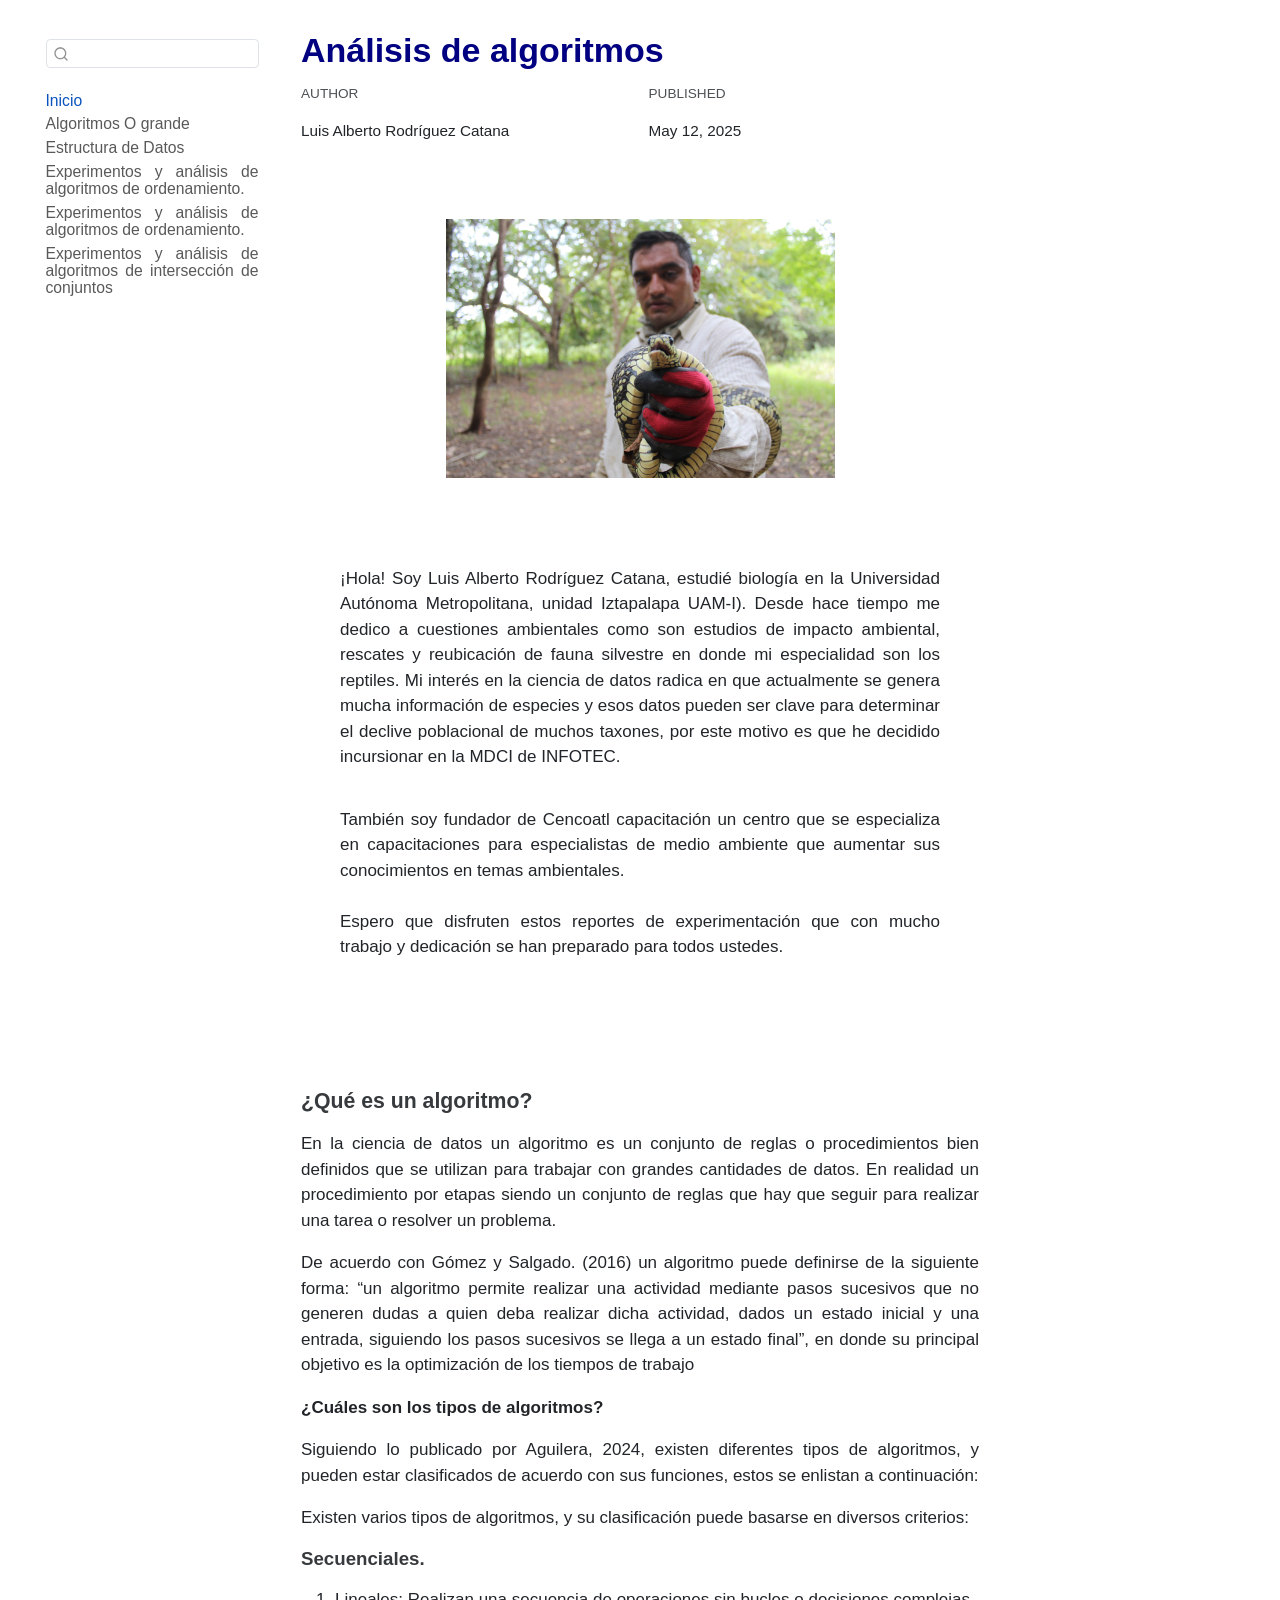
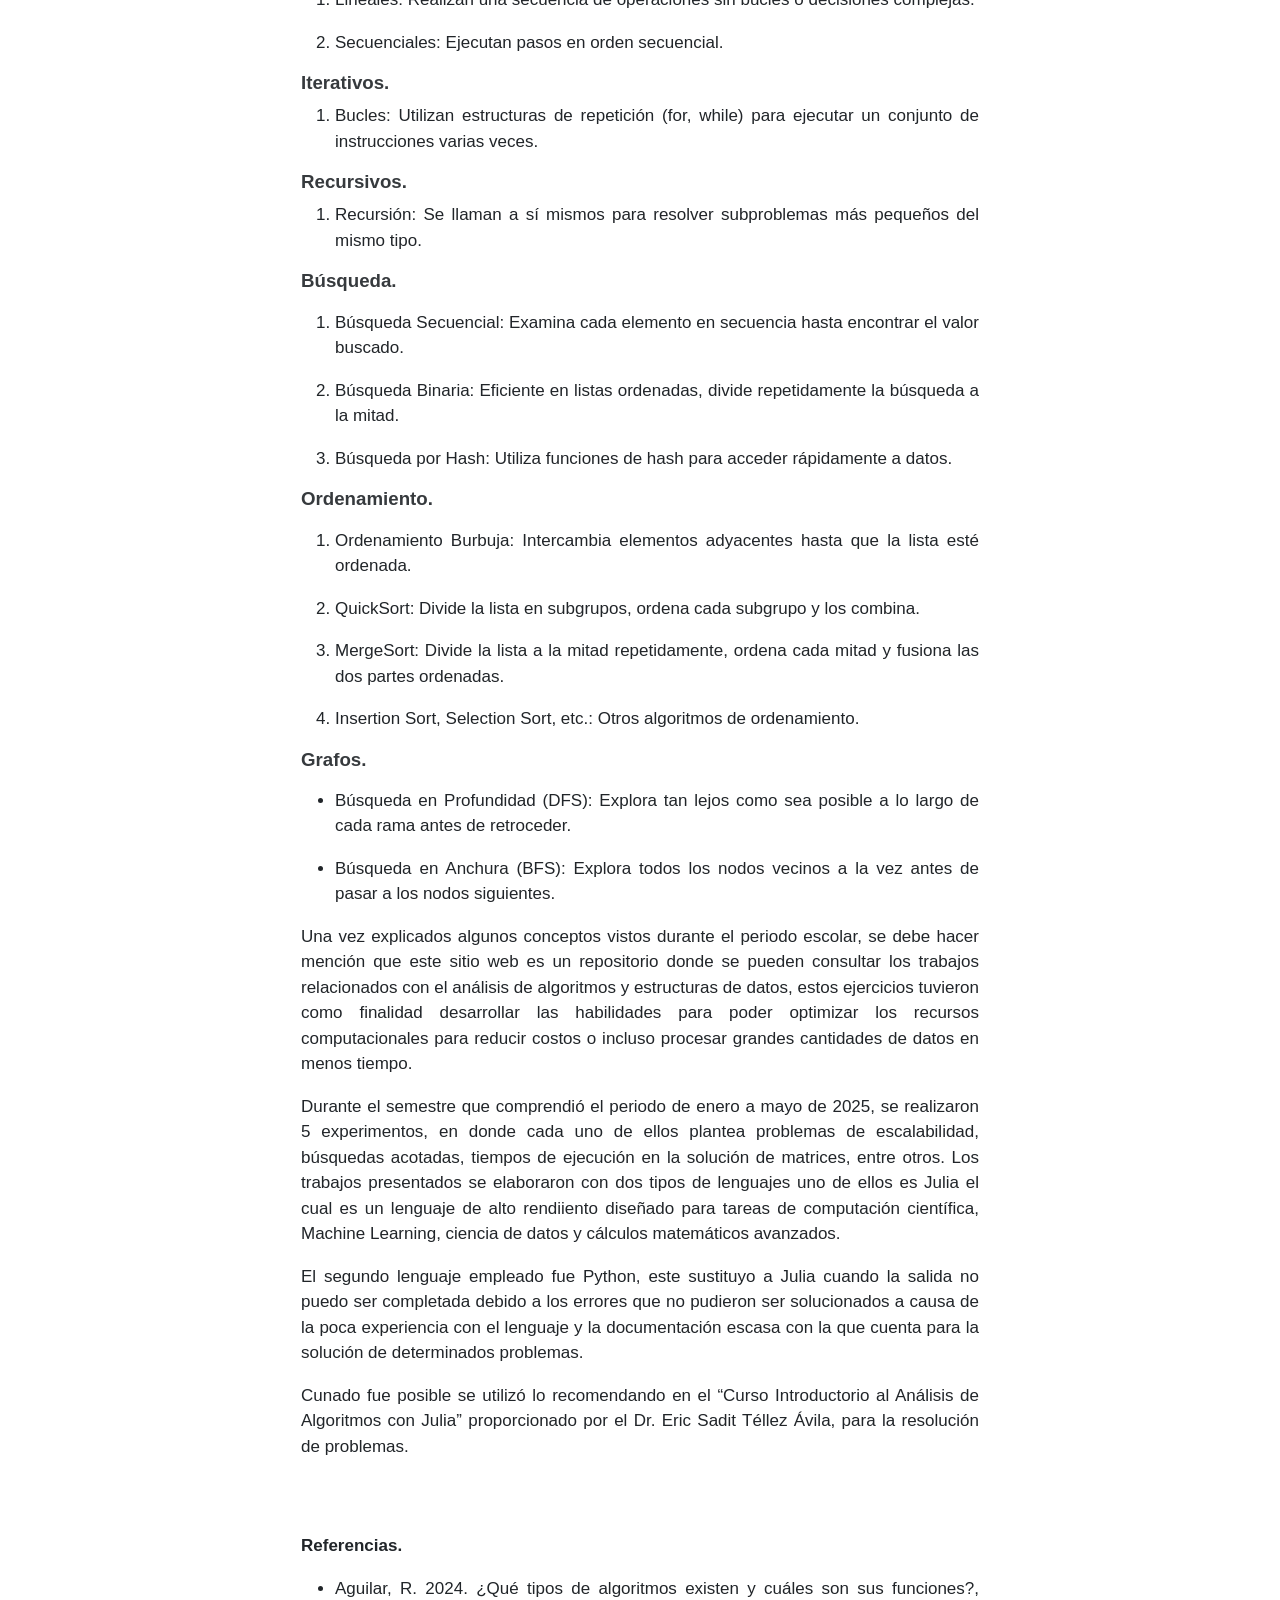
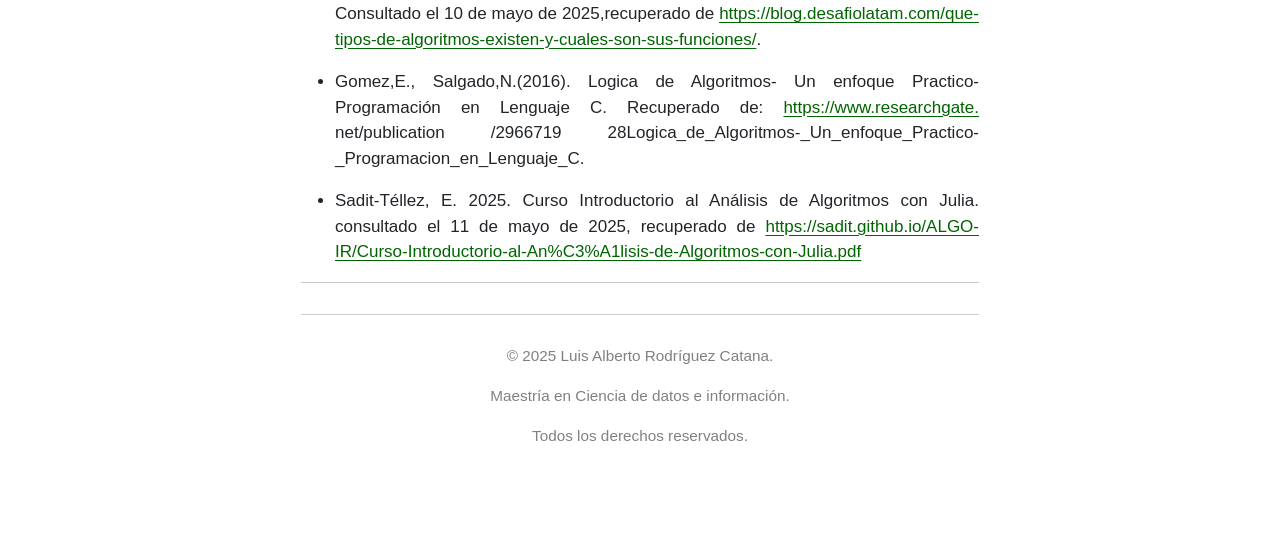
<file: docs/index.html>
<!DOCTYPE html>
<html xmlns="http://www.w3.org/1999/xhtml" lang="en" xml:lang="en"><head>

<meta charset="utf-8">
<meta name="generator" content="quarto-1.6.42">

<meta name="viewport" content="width=device-width, initial-scale=1.0, user-scalable=yes">

<meta name="author" content="Luis Alberto Rodríguez Catana">
<meta name="dcterms.date" content="2025-05-12">

<title>Análisis de algoritmos</title>
<style>
code{white-space: pre-wrap;}
span.smallcaps{font-variant: small-caps;}
div.columns{display: flex; gap: min(4vw, 1.5em);}
div.column{flex: auto; overflow-x: auto;}
div.hanging-indent{margin-left: 1.5em; text-indent: -1.5em;}
ul.task-list{list-style: none;}
ul.task-list li input[type="checkbox"] {
  width: 0.8em;
  margin: 0 0.8em 0.2em -1em; /* quarto-specific, see https://github.com/quarto-dev/quarto-cli/issues/4556 */ 
  vertical-align: middle;
}
</style>


<script src="site_libs/quarto-nav/quarto-nav.js"></script>
<script src="site_libs/quarto-nav/headroom.min.js"></script>
<script src="site_libs/clipboard/clipboard.min.js"></script>
<script src="site_libs/quarto-search/autocomplete.umd.js"></script>
<script src="site_libs/quarto-search/fuse.min.js"></script>
<script src="site_libs/quarto-search/quarto-search.js"></script>
<meta name="quarto:offset" content="./">
<script src="site_libs/quarto-html/quarto.js"></script>
<script src="site_libs/quarto-html/popper.min.js"></script>
<script src="site_libs/quarto-html/tippy.umd.min.js"></script>
<script src="site_libs/quarto-html/anchor.min.js"></script>
<link href="site_libs/quarto-html/tippy.css" rel="stylesheet">
<link href="site_libs/quarto-html/quarto-syntax-highlighting-2f5df379a58b258e96c21c0638c20c03.css" rel="stylesheet" id="quarto-text-highlighting-styles">
<script src="site_libs/bootstrap/bootstrap.min.js"></script>
<link href="site_libs/bootstrap/bootstrap-icons.css" rel="stylesheet">
<link href="site_libs/bootstrap/bootstrap-d4be639c637f3db3c684c66cefad7e0c.min.css" rel="stylesheet" append-hash="true" id="quarto-bootstrap" data-mode="light">
<script id="quarto-search-options" type="application/json">{
  "location": "sidebar",
  "copy-button": false,
  "collapse-after": 3,
  "panel-placement": "start",
  "type": "textbox",
  "limit": 50,
  "keyboard-shortcut": [
    "f",
    "/",
    "s"
  ],
  "show-item-context": false,
  "language": {
    "search-no-results-text": "No results",
    "search-matching-documents-text": "matching documents",
    "search-copy-link-title": "Copy link to search",
    "search-hide-matches-text": "Hide additional matches",
    "search-more-match-text": "more match in this document",
    "search-more-matches-text": "more matches in this document",
    "search-clear-button-title": "Clear",
    "search-text-placeholder": "",
    "search-detached-cancel-button-title": "Cancel",
    "search-submit-button-title": "Submit",
    "search-label": "Search"
  }
}</script>


<link rel="stylesheet" href="styles.css">
</head>

<body class="nav-sidebar floating">

<div id="quarto-search-results"></div>
  <header id="quarto-header" class="headroom fixed-top">
  <nav class="quarto-secondary-nav">
    <div class="container-fluid d-flex">
      <button type="button" class="quarto-btn-toggle btn" data-bs-toggle="collapse" role="button" data-bs-target=".quarto-sidebar-collapse-item" aria-controls="quarto-sidebar" aria-expanded="false" aria-label="Toggle sidebar navigation" onclick="if (window.quartoToggleHeadroom) { window.quartoToggleHeadroom(); }">
        <i class="bi bi-layout-text-sidebar-reverse"></i>
      </button>
        <nav class="quarto-page-breadcrumbs" aria-label="breadcrumb"><ol class="breadcrumb"><li class="breadcrumb-item"><a href="./index.html">Inicio</a></li></ol></nav>
        <a class="flex-grow-1" role="navigation" data-bs-toggle="collapse" data-bs-target=".quarto-sidebar-collapse-item" aria-controls="quarto-sidebar" aria-expanded="false" aria-label="Toggle sidebar navigation" onclick="if (window.quartoToggleHeadroom) { window.quartoToggleHeadroom(); }">      
        </a>
      <button type="button" class="btn quarto-search-button" aria-label="Search" onclick="window.quartoOpenSearch();">
        <i class="bi bi-search"></i>
      </button>
    </div>
  </nav>
</header>
<!-- content -->
<div id="quarto-content" class="quarto-container page-columns page-rows-contents page-layout-article">
<!-- sidebar -->
  <nav id="quarto-sidebar" class="sidebar collapse collapse-horizontal quarto-sidebar-collapse-item sidebar-navigation floating overflow-auto">
        <div class="mt-2 flex-shrink-0 align-items-center">
        <div class="sidebar-search">
        <div id="quarto-search" class="" title="Search"></div>
        </div>
        </div>
    <div class="sidebar-menu-container"> 
    <ul class="list-unstyled mt-1">
        <li class="sidebar-item">
  <div class="sidebar-item-container"> 
  <a href="./index.html" class="sidebar-item-text sidebar-link active">
 <span class="menu-text">Inicio</span></a>
  </div>
</li>
        <li class="sidebar-item">
  <div class="sidebar-item-container"> 
  <a href="./exp_1.html" class="sidebar-item-text sidebar-link">
 <span class="menu-text">Algoritmos O grande</span></a>
  </div>
</li>
        <li class="sidebar-item">
  <div class="sidebar-item-container"> 
  <a href="./exp_2.html" class="sidebar-item-text sidebar-link">
 <span class="menu-text">Estructura de Datos</span></a>
  </div>
</li>
        <li class="sidebar-item">
  <div class="sidebar-item-container"> 
  <a href="./exp_3.html" class="sidebar-item-text sidebar-link">
 <span class="menu-text">Experimentos y análisis de algoritmos de ordenamiento.</span></a>
  </div>
</li>
        <li class="sidebar-item">
  <div class="sidebar-item-container"> 
  <a href="./exp_4.html" class="sidebar-item-text sidebar-link">
 <span class="menu-text">Experimentos y análisis de algoritmos de ordenamiento.</span></a>
  </div>
</li>
        <li class="sidebar-item">
  <div class="sidebar-item-container"> 
  <a href="./exp_5.html" class="sidebar-item-text sidebar-link">
 <span class="menu-text">Experimentos y análisis de algoritmos de intersección de conjuntos</span></a>
  </div>
</li>
    </ul>
    </div>
    
</nav>
<div id="quarto-sidebar-glass" class="quarto-sidebar-collapse-item" data-bs-toggle="collapse" data-bs-target=".quarto-sidebar-collapse-item"></div>
<!-- margin-sidebar -->
    <div id="quarto-margin-sidebar" class="sidebar margin-sidebar zindex-bottom">
    </div>
<!-- main -->
<main class="content" id="quarto-document-content">

<header id="title-block-header" class="quarto-title-block default">
<div class="quarto-title">
<h1 class="title">Análisis de algoritmos</h1>
</div>



<div class="quarto-title-meta">

    <div>
    <div class="quarto-title-meta-heading">Author</div>
    <div class="quarto-title-meta-contents">
             <p>Luis Alberto Rodríguez Catana </p>
          </div>
  </div>
    
    <div>
    <div class="quarto-title-meta-heading">Published</div>
    <div class="quarto-title-meta-contents">
      <p class="date">May 12, 2025</p>
    </div>
  </div>
  
    
  </div>
  


</header>


<div class="about-me">
<p>
</p>
</div>
<div class="quarto-figure quarto-figure-center">
<figure class="figure">
<p><img src="portada/Pasted image.png" class="img-fluid quarto-figure quarto-figure-center figure-img" width="389"></p>
</figure>
</div>
<div class="about-me">
<p>
</p><p>¡Hola! Soy Luis Alberto Rodríguez Catana, estudié biología en la Universidad Autónoma Metropolitana, unidad Iztapalapa UAM-I). Desde hace tiempo me dedico a cuestiones ambientales como son estudios de impacto ambiental, rescates y reubicación de fauna silvestre en donde mi especialidad son los reptiles. Mi interés en la ciencia de datos radica en que actualmente se genera mucha información de especies y esos datos pueden ser clave para determinar el declive poblacional de muchos taxones, por este motivo es que he decidido incursionar en la MDCI de INFOTEC.</p>
<p>También soy fundador de Cencoatl capacitación un centro que se especializa en capacitaciones para especialistas de medio ambiente que aumentar sus conocimientos en temas ambientales.<br>
<br>
Espero que disfruten estos reportes de experimentación que con mucho trabajo y dedicación se han preparado para todos ustedes.</p>
<p></p>
</div>
<p><br>
</p>
<section id="qué-es-un-algoritmo" class="level4">
<h4 class="anchored" data-anchor-id="qué-es-un-algoritmo"><strong>¿Qué es un algoritmo?</strong></h4>
<p>En la ciencia de datos un algoritmo es un conjunto de reglas o procedimientos bien definidos que se utilizan para trabajar con grandes cantidades de datos. En realidad un procedimiento por etapas siendo un conjunto de reglas que hay que seguir para realizar una tarea o resolver un problema.</p>
<p>De acuerdo con Gómez y Salgado. (2016) un algoritmo puede definirse de la siguiente forma: “un algoritmo permite realizar una actividad mediante pasos sucesivos que no generen dudas a quien deba realizar dicha actividad, dados un estado inicial y una entrada, siguiendo los pasos sucesivos se llega a un estado final”, en donde su principal objetivo es la optimización de los tiempos de trabajo</p>
<p><strong>¿Cuáles son los tipos de algoritmos?</strong></p>
<p>Siguiendo lo publicado por Aguilera, 2024, existen diferentes tipos de algoritmos, y pueden estar clasificados de acuerdo con sus funciones, estos se enlistan a continuación:</p>
<p>Existen varios tipos de algoritmos, y su clasificación puede basarse en diversos criterios:</p>
<section id="secuenciales." class="level5">
<h5 class="anchored" data-anchor-id="secuenciales."><strong>Secuenciales.</strong></h5>
<ol type="1">
<li><p>Lineales: Realizan una secuencia de operaciones sin bucles o decisiones complejas.</p></li>
<li><p>Secuenciales: Ejecutan pasos en orden secuencial.</p></li>
</ol>
</section>
<section id="iterativos." class="level5">
<h5 class="anchored" data-anchor-id="iterativos."><strong>Iterativos.</strong></h5>
<ol type="1">
<li>Bucles: Utilizan estructuras de repetición (for, while) para ejecutar un conjunto de instrucciones varias veces.</li>
</ol>
</section>
<section id="recursivos." class="level5">
<h5 class="anchored" data-anchor-id="recursivos."><strong>Recursivos.</strong></h5>
<ol type="1">
<li>Recursión: Se llaman a sí mismos para resolver subproblemas más pequeños del mismo tipo.</li>
</ol>
</section>
<section id="búsqueda." class="level5">
<h5 class="anchored" data-anchor-id="búsqueda."><strong>Búsqueda.</strong></h5>
<ol type="1">
<li><p>Búsqueda Secuencial: Examina cada elemento en secuencia hasta encontrar el valor buscado.</p></li>
<li><p>Búsqueda Binaria: Eficiente en listas ordenadas, divide repetidamente la búsqueda a la mitad.</p></li>
<li><p>Búsqueda por Hash: Utiliza funciones de hash para acceder rápidamente a datos.</p></li>
</ol>
</section>
<section id="ordenamiento." class="level5">
<h5 class="anchored" data-anchor-id="ordenamiento."><strong>Ordenamiento.</strong></h5>
<ol type="1">
<li><p>Ordenamiento Burbuja: Intercambia elementos adyacentes hasta que la lista esté ordenada.</p></li>
<li><p>QuickSort: Divide la lista en subgrupos, ordena cada subgrupo y los combina.</p></li>
<li><p>MergeSort: Divide la lista a la mitad repetidamente, ordena cada mitad y fusiona las dos partes ordenadas.</p></li>
<li><p>Insertion Sort, Selection Sort, etc.: Otros algoritmos de ordenamiento.</p></li>
</ol>
</section>
<section id="grafos." class="level5">
<h5 class="anchored" data-anchor-id="grafos."><strong>Grafos.</strong></h5>
<ul>
<li><p>Búsqueda en Profundidad (DFS): Explora tan lejos como sea posible a lo largo de cada rama antes de retroceder.</p></li>
<li><p>Búsqueda en Anchura (BFS): Explora todos los nodos vecinos a la vez antes de pasar a los nodos siguientes.</p></li>
</ul>
<p>Una vez explicados algunos conceptos vistos durante el periodo escolar, se debe hacer mención que este sitio web es un repositorio donde se pueden consultar los trabajos relacionados con el análisis de algoritmos y estructuras de datos, estos ejercicios tuvieron como finalidad desarrollar las habilidades para poder optimizar los recursos computacionales para reducir costos o incluso procesar grandes cantidades de datos en menos tiempo.</p>
<p>Durante el semestre que comprendió el periodo de enero a mayo de 2025, se realizaron 5 experimentos, en donde cada uno de ellos plantea problemas de escalabilidad, búsquedas acotadas, tiempos de ejecución en la solución de matrices, entre otros. Los trabajos presentados se elaboraron con dos tipos de lenguajes uno de ellos es Julia el cual es un lenguaje de alto rendiiento diseñado para tareas de computación científica, Machine Learning, ciencia de datos y cálculos matemáticos avanzados.</p>
<p>El segundo lenguaje empleado fue Python, este sustituyo a Julia cuando la salida no puedo ser completada debido a los errores que no pudieron ser solucionados a causa de la poca experiencia con el lenguaje y la documentación escasa con la que cuenta para la solución de determinados problemas.</p>
<p>Cunado fue posible se utilizó lo recomendando en el “Curso Introductorio al Análisis de Algoritmos con Julia” proporcionado por el Dr.&nbsp;Eric Sadit Téllez Ávila, para la resolución de problemas.</p>
<div class="about-me">
<p>
</p>
</div>
<p><strong>Referencias.</strong></p>
<ul>
<li><p>Aguilar, R. 2024. ¿Qué tipos de algoritmos existen y cuáles son sus funciones?, Consultado el 10 de mayo de 2025,recuperado de <a href="https://blog.desafiolatam.com/que-tipos-de-algoritmos-existen-y-cuales-son-sus-funciones/" class="uri">https://blog.desafiolatam.com/que-tipos-de-algoritmos-existen-y-cuales-son-sus-funciones/</a>.</p></li>
<li><p>Gomez,E., Salgado,N.(2016). Logica de Algoritmos- Un enfoque Practico- Programación en Lenguaje C. Recuperado de: <a href="https://www.researchgate." class="uri">https://www.researchgate.</a> net/publication /2966719 28Logica_de_Algoritmos-_Un_enfoque_Practico-_Programacion_en_Lenguaje_C.</p></li>
<li><p>Sadit-Téllez, E. 2025. Curso Introductorio al Análisis de Algoritmos con Julia. consultado el 11 de mayo de 2025, recuperado de <a href="https://sadit.github.io/ALGO-IR/Curso-Introductorio-al-An%C3%A1lisis-de-Algoritmos-con-Julia.pdf" class="uri">https://sadit.github.io/ALGO-IR/Curso-Introductorio-al-An%C3%A1lisis-de-Algoritmos-con-Julia.pdf</a></p></li>
</ul>
<hr>
<div style="text-align: center; font-size: 0.9em; color: gray; margin-top: 2em; border-top: 1px solid #ccc; padding-top: 1em;">
<p>© 2025 Luis Alberto Rodríguez Catana.</p>
<p>Maestría en Ciencia de datos e información.</p>
<p>Todos los derechos reservados.</p>
</div>


</section>
</section>

</main> <!-- /main -->
<script id="quarto-html-after-body" type="application/javascript">
window.document.addEventListener("DOMContentLoaded", function (event) {
  const toggleBodyColorMode = (bsSheetEl) => {
    const mode = bsSheetEl.getAttribute("data-mode");
    const bodyEl = window.document.querySelector("body");
    if (mode === "dark") {
      bodyEl.classList.add("quarto-dark");
      bodyEl.classList.remove("quarto-light");
    } else {
      bodyEl.classList.add("quarto-light");
      bodyEl.classList.remove("quarto-dark");
    }
  }
  const toggleBodyColorPrimary = () => {
    const bsSheetEl = window.document.querySelector("link#quarto-bootstrap");
    if (bsSheetEl) {
      toggleBodyColorMode(bsSheetEl);
    }
  }
  toggleBodyColorPrimary();  
  const icon = "";
  const anchorJS = new window.AnchorJS();
  anchorJS.options = {
    placement: 'right',
    icon: icon
  };
  anchorJS.add('.anchored');
  const isCodeAnnotation = (el) => {
    for (const clz of el.classList) {
      if (clz.startsWith('code-annotation-')) {                     
        return true;
      }
    }
    return false;
  }
  const onCopySuccess = function(e) {
    // button target
    const button = e.trigger;
    // don't keep focus
    button.blur();
    // flash "checked"
    button.classList.add('code-copy-button-checked');
    var currentTitle = button.getAttribute("title");
    button.setAttribute("title", "Copied!");
    let tooltip;
    if (window.bootstrap) {
      button.setAttribute("data-bs-toggle", "tooltip");
      button.setAttribute("data-bs-placement", "left");
      button.setAttribute("data-bs-title", "Copied!");
      tooltip = new bootstrap.Tooltip(button, 
        { trigger: "manual", 
          customClass: "code-copy-button-tooltip",
          offset: [0, -8]});
      tooltip.show();    
    }
    setTimeout(function() {
      if (tooltip) {
        tooltip.hide();
        button.removeAttribute("data-bs-title");
        button.removeAttribute("data-bs-toggle");
        button.removeAttribute("data-bs-placement");
      }
      button.setAttribute("title", currentTitle);
      button.classList.remove('code-copy-button-checked');
    }, 1000);
    // clear code selection
    e.clearSelection();
  }
  const getTextToCopy = function(trigger) {
      const codeEl = trigger.previousElementSibling.cloneNode(true);
      for (const childEl of codeEl.children) {
        if (isCodeAnnotation(childEl)) {
          childEl.remove();
        }
      }
      return codeEl.innerText;
  }
  const clipboard = new window.ClipboardJS('.code-copy-button:not([data-in-quarto-modal])', {
    text: getTextToCopy
  });
  clipboard.on('success', onCopySuccess);
  if (window.document.getElementById('quarto-embedded-source-code-modal')) {
    const clipboardModal = new window.ClipboardJS('.code-copy-button[data-in-quarto-modal]', {
      text: getTextToCopy,
      container: window.document.getElementById('quarto-embedded-source-code-modal')
    });
    clipboardModal.on('success', onCopySuccess);
  }
    var localhostRegex = new RegExp(/^(?:http|https):\/\/localhost\:?[0-9]*\//);
    var mailtoRegex = new RegExp(/^mailto:/);
      var filterRegex = new RegExp('/' + window.location.host + '/');
    var isInternal = (href) => {
        return filterRegex.test(href) || localhostRegex.test(href) || mailtoRegex.test(href);
    }
    // Inspect non-navigation links and adorn them if external
 	var links = window.document.querySelectorAll('a[href]:not(.nav-link):not(.navbar-brand):not(.toc-action):not(.sidebar-link):not(.sidebar-item-toggle):not(.pagination-link):not(.no-external):not([aria-hidden]):not(.dropdown-item):not(.quarto-navigation-tool):not(.about-link)');
    for (var i=0; i<links.length; i++) {
      const link = links[i];
      if (!isInternal(link.href)) {
        // undo the damage that might have been done by quarto-nav.js in the case of
        // links that we want to consider external
        if (link.dataset.originalHref !== undefined) {
          link.href = link.dataset.originalHref;
        }
      }
    }
  function tippyHover(el, contentFn, onTriggerFn, onUntriggerFn) {
    const config = {
      allowHTML: true,
      maxWidth: 500,
      delay: 100,
      arrow: false,
      appendTo: function(el) {
          return el.parentElement;
      },
      interactive: true,
      interactiveBorder: 10,
      theme: 'quarto',
      placement: 'bottom-start',
    };
    if (contentFn) {
      config.content = contentFn;
    }
    if (onTriggerFn) {
      config.onTrigger = onTriggerFn;
    }
    if (onUntriggerFn) {
      config.onUntrigger = onUntriggerFn;
    }
    window.tippy(el, config); 
  }
  const noterefs = window.document.querySelectorAll('a[role="doc-noteref"]');
  for (var i=0; i<noterefs.length; i++) {
    const ref = noterefs[i];
    tippyHover(ref, function() {
      // use id or data attribute instead here
      let href = ref.getAttribute('data-footnote-href') || ref.getAttribute('href');
      try { href = new URL(href).hash; } catch {}
      const id = href.replace(/^#\/?/, "");
      const note = window.document.getElementById(id);
      if (note) {
        return note.innerHTML;
      } else {
        return "";
      }
    });
  }
  const xrefs = window.document.querySelectorAll('a.quarto-xref');
  const processXRef = (id, note) => {
    // Strip column container classes
    const stripColumnClz = (el) => {
      el.classList.remove("page-full", "page-columns");
      if (el.children) {
        for (const child of el.children) {
          stripColumnClz(child);
        }
      }
    }
    stripColumnClz(note)
    if (id === null || id.startsWith('sec-')) {
      // Special case sections, only their first couple elements
      const container = document.createElement("div");
      if (note.children && note.children.length > 2) {
        container.appendChild(note.children[0].cloneNode(true));
        for (let i = 1; i < note.children.length; i++) {
          const child = note.children[i];
          if (child.tagName === "P" && child.innerText === "") {
            continue;
          } else {
            container.appendChild(child.cloneNode(true));
            break;
          }
        }
        if (window.Quarto?.typesetMath) {
          window.Quarto.typesetMath(container);
        }
        return container.innerHTML
      } else {
        if (window.Quarto?.typesetMath) {
          window.Quarto.typesetMath(note);
        }
        return note.innerHTML;
      }
    } else {
      // Remove any anchor links if they are present
      const anchorLink = note.querySelector('a.anchorjs-link');
      if (anchorLink) {
        anchorLink.remove();
      }
      if (window.Quarto?.typesetMath) {
        window.Quarto.typesetMath(note);
      }
      if (note.classList.contains("callout")) {
        return note.outerHTML;
      } else {
        return note.innerHTML;
      }
    }
  }
  for (var i=0; i<xrefs.length; i++) {
    const xref = xrefs[i];
    tippyHover(xref, undefined, function(instance) {
      instance.disable();
      let url = xref.getAttribute('href');
      let hash = undefined; 
      if (url.startsWith('#')) {
        hash = url;
      } else {
        try { hash = new URL(url).hash; } catch {}
      }
      if (hash) {
        const id = hash.replace(/^#\/?/, "");
        const note = window.document.getElementById(id);
        if (note !== null) {
          try {
            const html = processXRef(id, note.cloneNode(true));
            instance.setContent(html);
          } finally {
            instance.enable();
            instance.show();
          }
        } else {
          // See if we can fetch this
          fetch(url.split('#')[0])
          .then(res => res.text())
          .then(html => {
            const parser = new DOMParser();
            const htmlDoc = parser.parseFromString(html, "text/html");
            const note = htmlDoc.getElementById(id);
            if (note !== null) {
              const html = processXRef(id, note);
              instance.setContent(html);
            } 
          }).finally(() => {
            instance.enable();
            instance.show();
          });
        }
      } else {
        // See if we can fetch a full url (with no hash to target)
        // This is a special case and we should probably do some content thinning / targeting
        fetch(url)
        .then(res => res.text())
        .then(html => {
          const parser = new DOMParser();
          const htmlDoc = parser.parseFromString(html, "text/html");
          const note = htmlDoc.querySelector('main.content');
          if (note !== null) {
            // This should only happen for chapter cross references
            // (since there is no id in the URL)
            // remove the first header
            if (note.children.length > 0 && note.children[0].tagName === "HEADER") {
              note.children[0].remove();
            }
            const html = processXRef(null, note);
            instance.setContent(html);
          } 
        }).finally(() => {
          instance.enable();
          instance.show();
        });
      }
    }, function(instance) {
    });
  }
      let selectedAnnoteEl;
      const selectorForAnnotation = ( cell, annotation) => {
        let cellAttr = 'data-code-cell="' + cell + '"';
        let lineAttr = 'data-code-annotation="' +  annotation + '"';
        const selector = 'span[' + cellAttr + '][' + lineAttr + ']';
        return selector;
      }
      const selectCodeLines = (annoteEl) => {
        const doc = window.document;
        const targetCell = annoteEl.getAttribute("data-target-cell");
        const targetAnnotation = annoteEl.getAttribute("data-target-annotation");
        const annoteSpan = window.document.querySelector(selectorForAnnotation(targetCell, targetAnnotation));
        const lines = annoteSpan.getAttribute("data-code-lines").split(",");
        const lineIds = lines.map((line) => {
          return targetCell + "-" + line;
        })
        let top = null;
        let height = null;
        let parent = null;
        if (lineIds.length > 0) {
            //compute the position of the single el (top and bottom and make a div)
            const el = window.document.getElementById(lineIds[0]);
            top = el.offsetTop;
            height = el.offsetHeight;
            parent = el.parentElement.parentElement;
          if (lineIds.length > 1) {
            const lastEl = window.document.getElementById(lineIds[lineIds.length - 1]);
            const bottom = lastEl.offsetTop + lastEl.offsetHeight;
            height = bottom - top;
          }
          if (top !== null && height !== null && parent !== null) {
            // cook up a div (if necessary) and position it 
            let div = window.document.getElementById("code-annotation-line-highlight");
            if (div === null) {
              div = window.document.createElement("div");
              div.setAttribute("id", "code-annotation-line-highlight");
              div.style.position = 'absolute';
              parent.appendChild(div);
            }
            div.style.top = top - 2 + "px";
            div.style.height = height + 4 + "px";
            div.style.left = 0;
            let gutterDiv = window.document.getElementById("code-annotation-line-highlight-gutter");
            if (gutterDiv === null) {
              gutterDiv = window.document.createElement("div");
              gutterDiv.setAttribute("id", "code-annotation-line-highlight-gutter");
              gutterDiv.style.position = 'absolute';
              const codeCell = window.document.getElementById(targetCell);
              const gutter = codeCell.querySelector('.code-annotation-gutter');
              gutter.appendChild(gutterDiv);
            }
            gutterDiv.style.top = top - 2 + "px";
            gutterDiv.style.height = height + 4 + "px";
          }
          selectedAnnoteEl = annoteEl;
        }
      };
      const unselectCodeLines = () => {
        const elementsIds = ["code-annotation-line-highlight", "code-annotation-line-highlight-gutter"];
        elementsIds.forEach((elId) => {
          const div = window.document.getElementById(elId);
          if (div) {
            div.remove();
          }
        });
        selectedAnnoteEl = undefined;
      };
        // Handle positioning of the toggle
    window.addEventListener(
      "resize",
      throttle(() => {
        elRect = undefined;
        if (selectedAnnoteEl) {
          selectCodeLines(selectedAnnoteEl);
        }
      }, 10)
    );
    function throttle(fn, ms) {
    let throttle = false;
    let timer;
      return (...args) => {
        if(!throttle) { // first call gets through
            fn.apply(this, args);
            throttle = true;
        } else { // all the others get throttled
            if(timer) clearTimeout(timer); // cancel #2
            timer = setTimeout(() => {
              fn.apply(this, args);
              timer = throttle = false;
            }, ms);
        }
      };
    }
      // Attach click handler to the DT
      const annoteDls = window.document.querySelectorAll('dt[data-target-cell]');
      for (const annoteDlNode of annoteDls) {
        annoteDlNode.addEventListener('click', (event) => {
          const clickedEl = event.target;
          if (clickedEl !== selectedAnnoteEl) {
            unselectCodeLines();
            const activeEl = window.document.querySelector('dt[data-target-cell].code-annotation-active');
            if (activeEl) {
              activeEl.classList.remove('code-annotation-active');
            }
            selectCodeLines(clickedEl);
            clickedEl.classList.add('code-annotation-active');
          } else {
            // Unselect the line
            unselectCodeLines();
            clickedEl.classList.remove('code-annotation-active');
          }
        });
      }
  const findCites = (el) => {
    const parentEl = el.parentElement;
    if (parentEl) {
      const cites = parentEl.dataset.cites;
      if (cites) {
        return {
          el,
          cites: cites.split(' ')
        };
      } else {
        return findCites(el.parentElement)
      }
    } else {
      return undefined;
    }
  };
  var bibliorefs = window.document.querySelectorAll('a[role="doc-biblioref"]');
  for (var i=0; i<bibliorefs.length; i++) {
    const ref = bibliorefs[i];
    const citeInfo = findCites(ref);
    if (citeInfo) {
      tippyHover(citeInfo.el, function() {
        var popup = window.document.createElement('div');
        citeInfo.cites.forEach(function(cite) {
          var citeDiv = window.document.createElement('div');
          citeDiv.classList.add('hanging-indent');
          citeDiv.classList.add('csl-entry');
          var biblioDiv = window.document.getElementById('ref-' + cite);
          if (biblioDiv) {
            citeDiv.innerHTML = biblioDiv.innerHTML;
          }
          popup.appendChild(citeDiv);
        });
        return popup.innerHTML;
      });
    }
  }
});
</script>
</div> <!-- /content -->




</body></html>
</file>
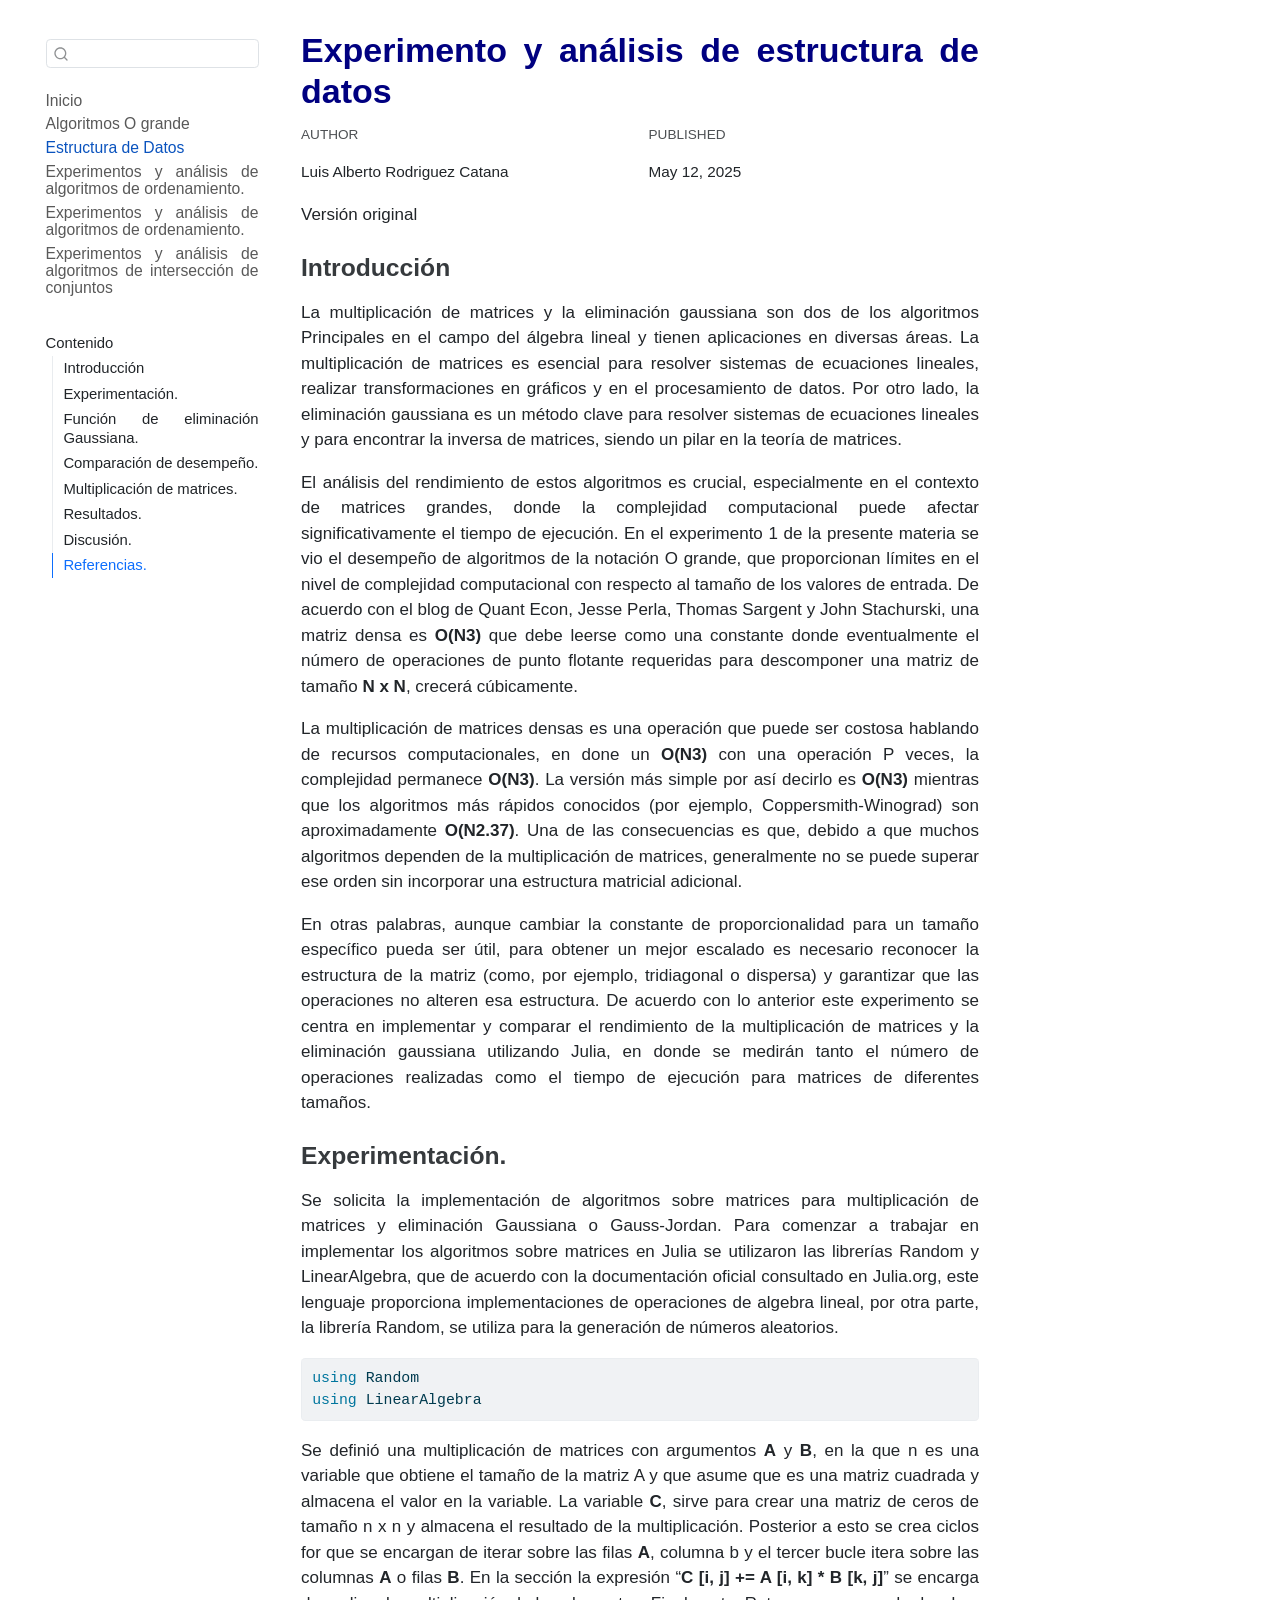
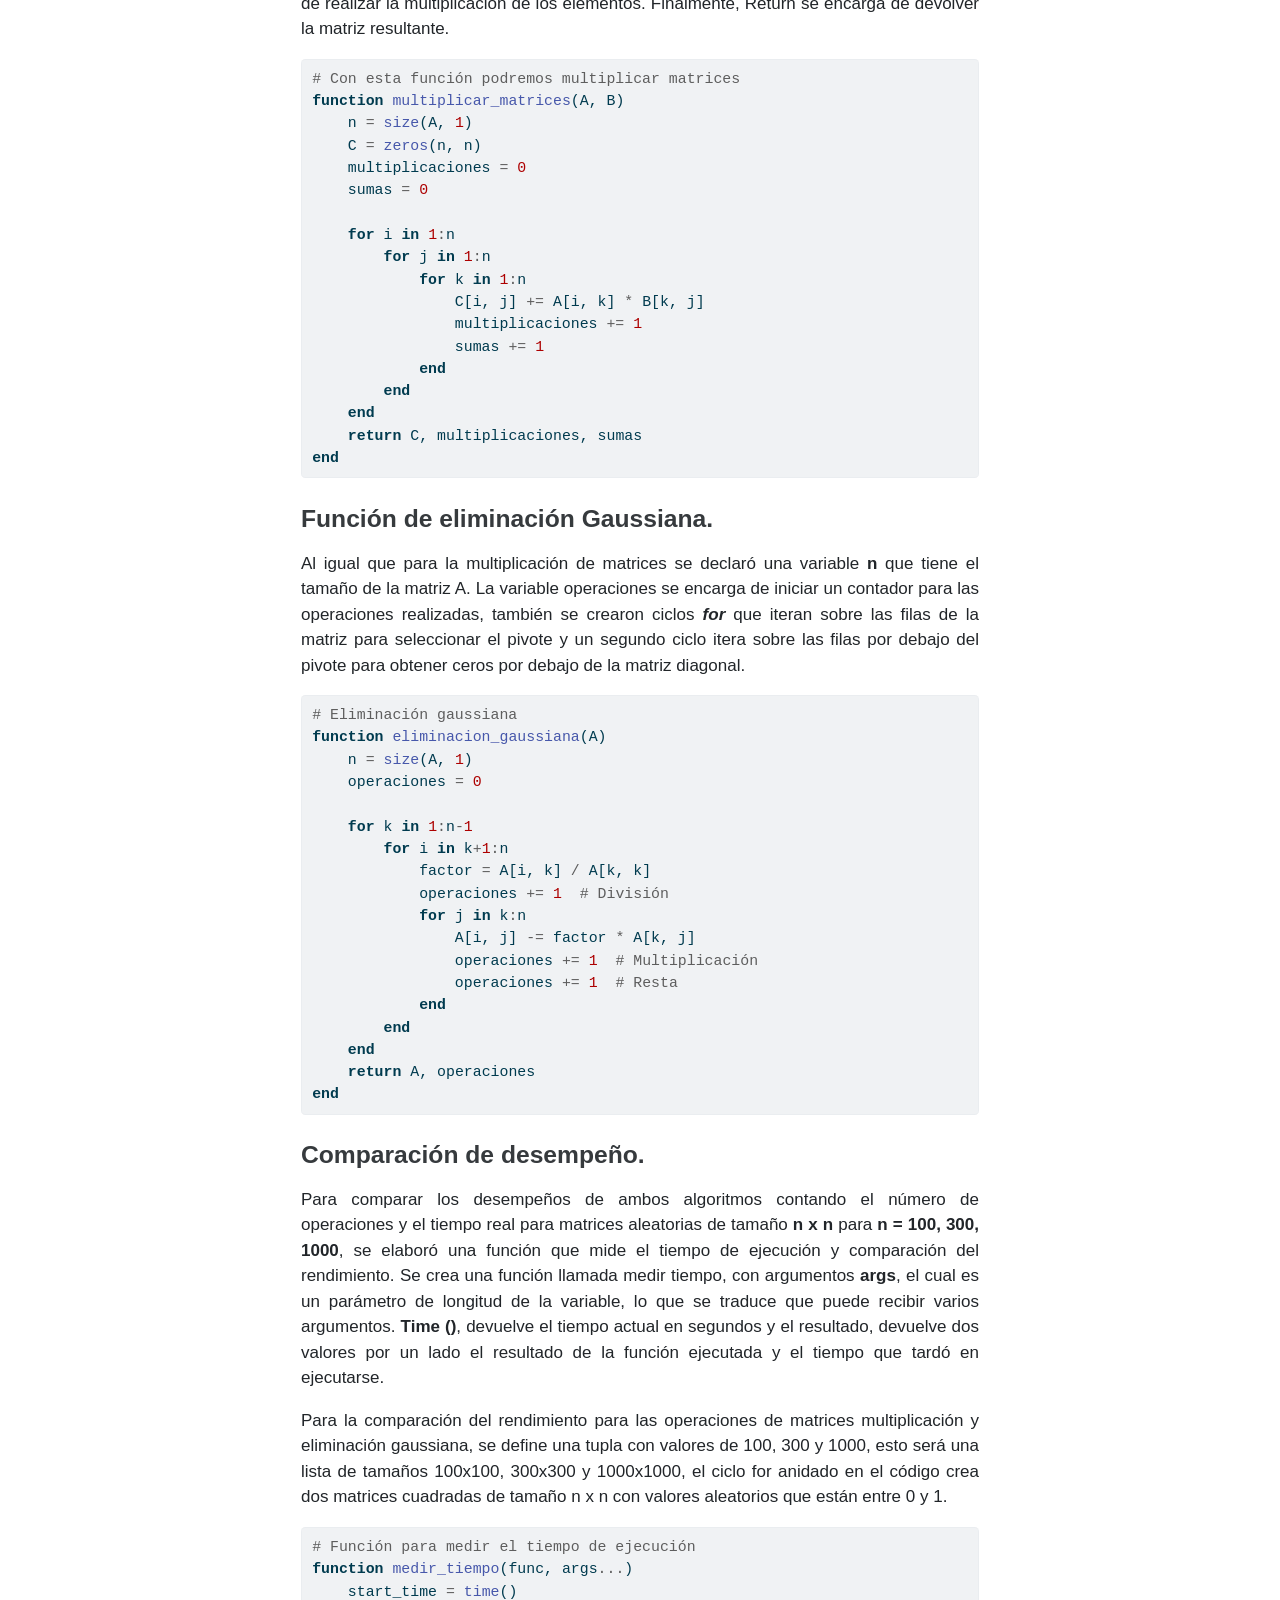
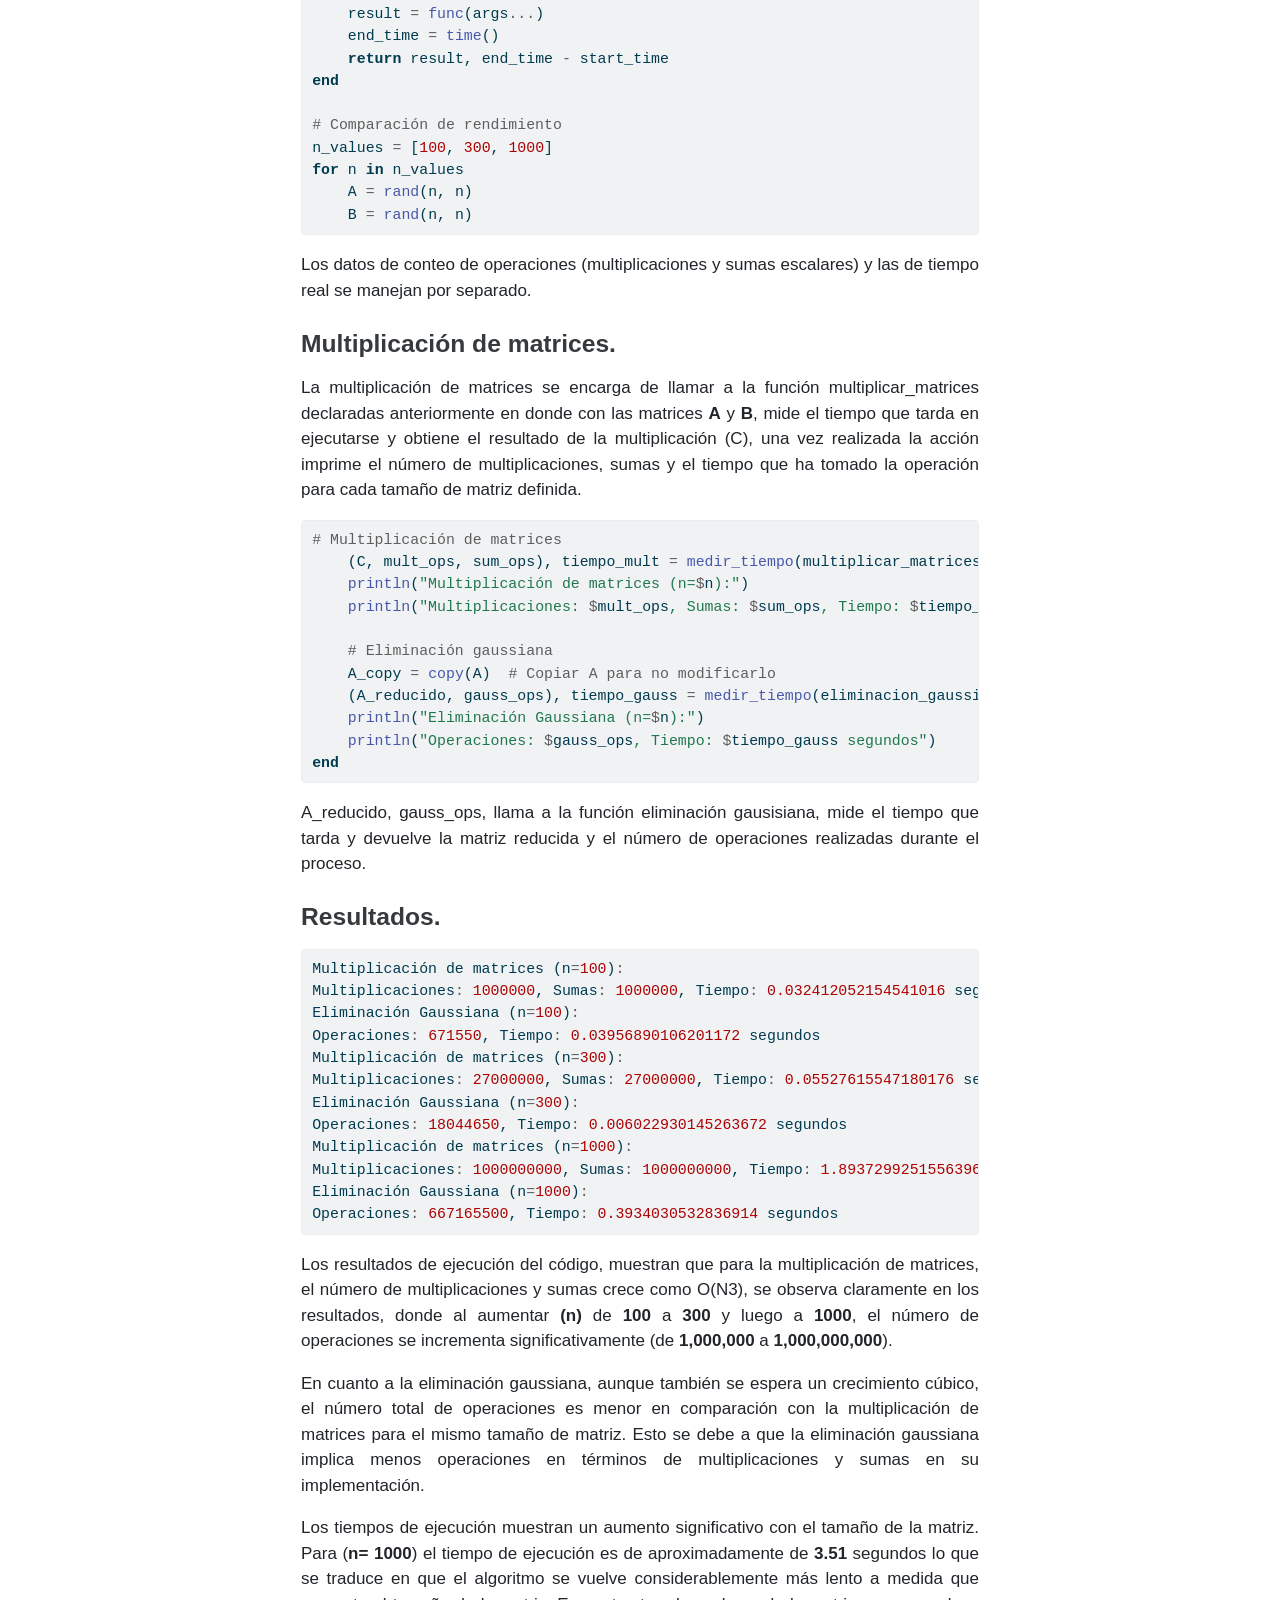
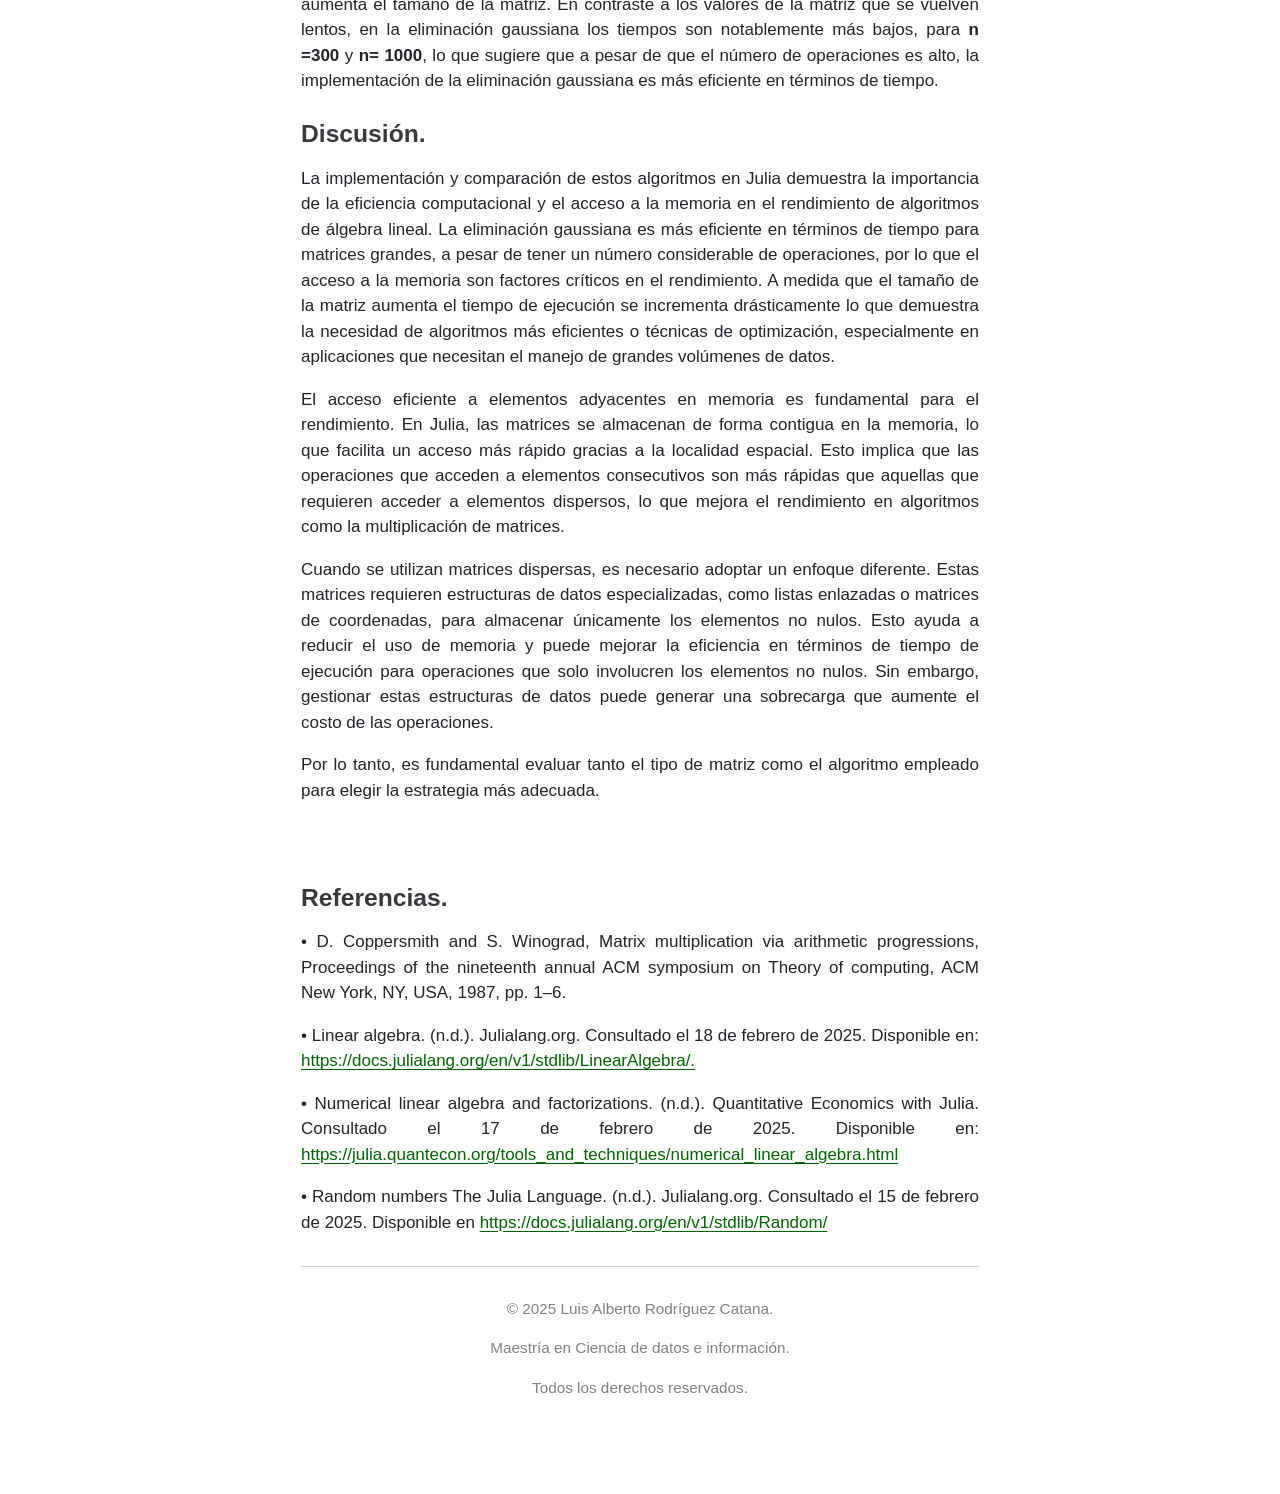
<file: docs/exp_2.html>
<!DOCTYPE html>
<html xmlns="http://www.w3.org/1999/xhtml" lang="en" xml:lang="en"><head>

<meta charset="utf-8">
<meta name="generator" content="quarto-1.6.42">

<meta name="viewport" content="width=device-width, initial-scale=1.0, user-scalable=yes">

<meta name="author" content="Luis Alberto Rodriguez Catana">
<meta name="dcterms.date" content="2025-05-12">

<title>Experimento y análisis de estructura de datos</title>
<style>
code{white-space: pre-wrap;}
span.smallcaps{font-variant: small-caps;}
div.columns{display: flex; gap: min(4vw, 1.5em);}
div.column{flex: auto; overflow-x: auto;}
div.hanging-indent{margin-left: 1.5em; text-indent: -1.5em;}
ul.task-list{list-style: none;}
ul.task-list li input[type="checkbox"] {
  width: 0.8em;
  margin: 0 0.8em 0.2em -1em; /* quarto-specific, see https://github.com/quarto-dev/quarto-cli/issues/4556 */ 
  vertical-align: middle;
}
/* CSS for syntax highlighting */
pre > code.sourceCode { white-space: pre; position: relative; }
pre > code.sourceCode > span { line-height: 1.25; }
pre > code.sourceCode > span:empty { height: 1.2em; }
.sourceCode { overflow: visible; }
code.sourceCode > span { color: inherit; text-decoration: inherit; }
div.sourceCode { margin: 1em 0; }
pre.sourceCode { margin: 0; }
@media screen {
div.sourceCode { overflow: auto; }
}
@media print {
pre > code.sourceCode { white-space: pre-wrap; }
pre > code.sourceCode > span { display: inline-block; text-indent: -5em; padding-left: 5em; }
}
pre.numberSource code
  { counter-reset: source-line 0; }
pre.numberSource code > span
  { position: relative; left: -4em; counter-increment: source-line; }
pre.numberSource code > span > a:first-child::before
  { content: counter(source-line);
    position: relative; left: -1em; text-align: right; vertical-align: baseline;
    border: none; display: inline-block;
    -webkit-touch-callout: none; -webkit-user-select: none;
    -khtml-user-select: none; -moz-user-select: none;
    -ms-user-select: none; user-select: none;
    padding: 0 4px; width: 4em;
  }
pre.numberSource { margin-left: 3em;  padding-left: 4px; }
div.sourceCode
  {   }
@media screen {
pre > code.sourceCode > span > a:first-child::before { text-decoration: underline; }
}
</style>


<script src="site_libs/quarto-nav/quarto-nav.js"></script>
<script src="site_libs/quarto-nav/headroom.min.js"></script>
<script src="site_libs/clipboard/clipboard.min.js"></script>
<script src="site_libs/quarto-search/autocomplete.umd.js"></script>
<script src="site_libs/quarto-search/fuse.min.js"></script>
<script src="site_libs/quarto-search/quarto-search.js"></script>
<meta name="quarto:offset" content="./">
<script src="site_libs/quarto-html/quarto.js"></script>
<script src="site_libs/quarto-html/popper.min.js"></script>
<script src="site_libs/quarto-html/tippy.umd.min.js"></script>
<script src="site_libs/quarto-html/anchor.min.js"></script>
<link href="site_libs/quarto-html/tippy.css" rel="stylesheet">
<link href="site_libs/quarto-html/quarto-syntax-highlighting-2f5df379a58b258e96c21c0638c20c03.css" rel="stylesheet" id="quarto-text-highlighting-styles">
<script src="site_libs/bootstrap/bootstrap.min.js"></script>
<link href="site_libs/bootstrap/bootstrap-icons.css" rel="stylesheet">
<link href="site_libs/bootstrap/bootstrap-d4be639c637f3db3c684c66cefad7e0c.min.css" rel="stylesheet" append-hash="true" id="quarto-bootstrap" data-mode="light">
<script id="quarto-search-options" type="application/json">{
  "location": "sidebar",
  "copy-button": false,
  "collapse-after": 3,
  "panel-placement": "start",
  "type": "textbox",
  "limit": 50,
  "keyboard-shortcut": [
    "f",
    "/",
    "s"
  ],
  "show-item-context": false,
  "language": {
    "search-no-results-text": "No results",
    "search-matching-documents-text": "matching documents",
    "search-copy-link-title": "Copy link to search",
    "search-hide-matches-text": "Hide additional matches",
    "search-more-match-text": "more match in this document",
    "search-more-matches-text": "more matches in this document",
    "search-clear-button-title": "Clear",
    "search-text-placeholder": "",
    "search-detached-cancel-button-title": "Cancel",
    "search-submit-button-title": "Submit",
    "search-label": "Search"
  }
}</script>


<link rel="stylesheet" href="styles.css">
</head>

<body class="nav-sidebar floating">

<div id="quarto-search-results"></div>
  <header id="quarto-header" class="headroom fixed-top">
  <nav class="quarto-secondary-nav">
    <div class="container-fluid d-flex">
      <button type="button" class="quarto-btn-toggle btn" data-bs-toggle="collapse" role="button" data-bs-target=".quarto-sidebar-collapse-item" aria-controls="quarto-sidebar" aria-expanded="false" aria-label="Toggle sidebar navigation" onclick="if (window.quartoToggleHeadroom) { window.quartoToggleHeadroom(); }">
        <i class="bi bi-layout-text-sidebar-reverse"></i>
      </button>
        <nav class="quarto-page-breadcrumbs" aria-label="breadcrumb"><ol class="breadcrumb"><li class="breadcrumb-item"><a href="./exp_2.html">Estructura de Datos</a></li></ol></nav>
        <a class="flex-grow-1" role="navigation" data-bs-toggle="collapse" data-bs-target=".quarto-sidebar-collapse-item" aria-controls="quarto-sidebar" aria-expanded="false" aria-label="Toggle sidebar navigation" onclick="if (window.quartoToggleHeadroom) { window.quartoToggleHeadroom(); }">      
        </a>
      <button type="button" class="btn quarto-search-button" aria-label="Search" onclick="window.quartoOpenSearch();">
        <i class="bi bi-search"></i>
      </button>
    </div>
  </nav>
</header>
<!-- content -->
<div id="quarto-content" class="quarto-container page-columns page-rows-contents page-layout-article">
<!-- sidebar -->
  <nav id="quarto-sidebar" class="sidebar collapse collapse-horizontal quarto-sidebar-collapse-item sidebar-navigation floating overflow-auto">
        <div class="mt-2 flex-shrink-0 align-items-center">
        <div class="sidebar-search">
        <div id="quarto-search" class="" title="Search"></div>
        </div>
        </div>
    <div class="sidebar-menu-container"> 
    <ul class="list-unstyled mt-1">
        <li class="sidebar-item">
  <div class="sidebar-item-container"> 
  <a href="./index.html" class="sidebar-item-text sidebar-link">
 <span class="menu-text">Inicio</span></a>
  </div>
</li>
        <li class="sidebar-item">
  <div class="sidebar-item-container"> 
  <a href="./exp_1.html" class="sidebar-item-text sidebar-link">
 <span class="menu-text">Algoritmos O grande</span></a>
  </div>
</li>
        <li class="sidebar-item">
  <div class="sidebar-item-container"> 
  <a href="./exp_2.html" class="sidebar-item-text sidebar-link active">
 <span class="menu-text">Estructura de Datos</span></a>
  </div>
</li>
        <li class="sidebar-item">
  <div class="sidebar-item-container"> 
  <a href="./exp_3.html" class="sidebar-item-text sidebar-link">
 <span class="menu-text">Experimentos y análisis de algoritmos de ordenamiento.</span></a>
  </div>
</li>
        <li class="sidebar-item">
  <div class="sidebar-item-container"> 
  <a href="./exp_4.html" class="sidebar-item-text sidebar-link">
 <span class="menu-text">Experimentos y análisis de algoritmos de ordenamiento.</span></a>
  </div>
</li>
        <li class="sidebar-item">
  <div class="sidebar-item-container"> 
  <a href="./exp_5.html" class="sidebar-item-text sidebar-link">
 <span class="menu-text">Experimentos y análisis de algoritmos de intersección de conjuntos</span></a>
  </div>
</li>
    </ul>
    </div>
    <nav id="TOC" role="doc-toc" class="toc-active">
    <h2 id="toc-title">Contenido</h2>
   
  <ul>
  <li><a href="#introducción" id="toc-introducción" class="nav-link active" data-scroll-target="#introducción">Introducción</a></li>
  <li><a href="#experimentación." id="toc-experimentación." class="nav-link" data-scroll-target="#experimentación.">Experimentación.</a></li>
  <li><a href="#función-de-eliminación-gaussiana." id="toc-función-de-eliminación-gaussiana." class="nav-link" data-scroll-target="#función-de-eliminación-gaussiana.">Función de eliminación Gaussiana.</a></li>
  <li><a href="#comparación-de-desempeño." id="toc-comparación-de-desempeño." class="nav-link" data-scroll-target="#comparación-de-desempeño.">Comparación de desempeño.</a></li>
  <li><a href="#multiplicación-de-matrices." id="toc-multiplicación-de-matrices." class="nav-link" data-scroll-target="#multiplicación-de-matrices.">Multiplicación de matrices.</a></li>
  <li><a href="#resultados." id="toc-resultados." class="nav-link" data-scroll-target="#resultados.">Resultados.</a></li>
  <li><a href="#discusión." id="toc-discusión." class="nav-link" data-scroll-target="#discusión.">Discusión.</a></li>
  <li><a href="#referencias." id="toc-referencias." class="nav-link" data-scroll-target="#referencias.">Referencias.</a></li>
  </ul>
</nav>
</nav>
<div id="quarto-sidebar-glass" class="quarto-sidebar-collapse-item" data-bs-toggle="collapse" data-bs-target=".quarto-sidebar-collapse-item"></div>
<!-- margin-sidebar -->
    <div id="quarto-margin-sidebar" class="sidebar margin-sidebar zindex-bottom">
    </div>
<!-- main -->
<main class="content" id="quarto-document-content">

<header id="title-block-header" class="quarto-title-block default">
<div class="quarto-title">
<h1 class="title">Experimento y análisis de estructura de datos</h1>
</div>



<div class="quarto-title-meta">

    <div>
    <div class="quarto-title-meta-heading">Author</div>
    <div class="quarto-title-meta-contents">
             <p>Luis Alberto Rodriguez Catana </p>
          </div>
  </div>
    
    <div>
    <div class="quarto-title-meta-heading">Published</div>
    <div class="quarto-title-meta-contents">
      <p class="date">May 12, 2025</p>
    </div>
  </div>
  
    
  </div>
  


</header>


<style>
body {
  text-align: justify;
}
/* O para un párrafo específico */
p.justificado {
  text-align: justify;
}
</style>
<p>Versión original</p>
<section id="introducción" class="level3">
<h3 class="anchored" data-anchor-id="introducción">Introducción</h3>
<p>La multiplicación de matrices y la eliminación gaussiana son dos de los algoritmos Principales en el campo del álgebra lineal y tienen aplicaciones en diversas áreas. La multiplicación de matrices es esencial para resolver sistemas de ecuaciones lineales, realizar transformaciones en gráficos y en el procesamiento de datos. Por otro lado, la eliminación gaussiana es un método clave para resolver sistemas de ecuaciones lineales y para encontrar la inversa de matrices, siendo un pilar en la teoría de matrices.</p>
<p>El análisis del rendimiento de estos algoritmos es crucial, especialmente en el contexto de matrices grandes, donde la complejidad computacional puede afectar significativamente el tiempo de ejecución. En el experimento 1 de la presente materia se vio el desempeño de algoritmos de la notación O grande, que proporcionan límites en el nivel de complejidad computacional con respecto al tamaño de los valores de entrada. De acuerdo con el blog de Quant Econ, Jesse Perla, Thomas Sargent y John Stachurski, una matriz densa es <strong>O(N3)</strong> que debe leerse como una constante donde eventualmente el número de operaciones de punto flotante requeridas para descomponer una matriz de tamaño <strong>N x N</strong>, crecerá cúbicamente.</p>
<p>La multiplicación de matrices densas es una operación que puede ser costosa hablando de recursos computacionales, en done un <strong>O(N3)</strong> con una operación P veces, la complejidad permanece <strong>O(N3)</strong>. La versión más simple por así decirlo es <strong>O(N3)</strong> mientras que los algoritmos más rápidos conocidos (por ejemplo, Coppersmith-Winograd) son aproximadamente <strong>O(N2.37)</strong>. Una de las consecuencias es que, debido a que muchos algoritmos dependen de la multiplicación de matrices, generalmente no se puede superar ese orden sin incorporar una estructura matricial adicional.</p>
<p>En otras palabras, aunque cambiar la constante de proporcionalidad para un tamaño específico pueda ser útil, para obtener un mejor escalado es necesario reconocer la estructura de la matriz (como, por ejemplo, tridiagonal o dispersa) y garantizar que las operaciones no alteren esa estructura. De acuerdo con lo anterior este experimento se centra en implementar y comparar el rendimiento de la multiplicación de matrices y la eliminación gaussiana utilizando Julia, en donde se medirán tanto el número de operaciones realizadas como el tiempo de ejecución para matrices de diferentes tamaños.</p>
</section>
<section id="experimentación." class="level3">
<h3 class="anchored" data-anchor-id="experimentación.">Experimentación.</h3>
<p>Se solicita la implementación de algoritmos sobre matrices para multiplicación de matrices y eliminación Gaussiana o Gauss-Jordan. Para comenzar a trabajar en implementar los algoritmos sobre matrices en Julia se utilizaron las librerías Random y LinearAlgebra, que de acuerdo con la documentación oficial consultado en Julia.org, este lenguaje proporciona implementaciones de operaciones de algebra lineal, por otra parte, la librería Random, se utiliza para la generación de números aleatorios.</p>
<div class="sourceCode" id="cb1"><pre class="sourceCode julia code-with-copy"><code class="sourceCode julia"><span id="cb1-1"><a href="#cb1-1" aria-hidden="true" tabindex="-1"></a><span class="im">using</span> <span class="bu">Random</span></span>
<span id="cb1-2"><a href="#cb1-2" aria-hidden="true" tabindex="-1"></a><span class="im">using</span> <span class="bu">LinearAlgebra</span></span></code><button title="Copy to Clipboard" class="code-copy-button"><i class="bi"></i></button></pre></div>
<p>Se definió una multiplicación de matrices con argumentos <strong>A</strong> y <strong>B</strong>, en la que n es una variable que obtiene el tamaño de la matriz A y que asume que es una matriz cuadrada y almacena el valor en la variable. La variable <strong>C</strong>, sirve para crear una matriz de ceros de tamaño n x n y almacena el resultado de la multiplicación. Posterior a esto se crea ciclos for que se encargan de iterar sobre las filas <strong>A</strong>, columna b y el tercer bucle itera sobre las columnas <strong>A</strong> o filas <strong>B</strong>. En la sección la expresión “<strong>C [i, j] += A [i, k] * B [k, j]</strong>” se encarga de realizar la multiplicación de los elementos. Finalmente, Return se encarga de devolver la matriz resultante.</p>
<div class="sourceCode" id="cb2"><pre class="sourceCode julia code-with-copy"><code class="sourceCode julia"><span id="cb2-1"><a href="#cb2-1" aria-hidden="true" tabindex="-1"></a><span class="co"># Con esta función podremos multiplicar matrices</span></span>
<span id="cb2-2"><a href="#cb2-2" aria-hidden="true" tabindex="-1"></a><span class="kw">function</span> <span class="fu">multiplicar_matrices</span>(A, B)</span>
<span id="cb2-3"><a href="#cb2-3" aria-hidden="true" tabindex="-1"></a>    n <span class="op">=</span> <span class="fu">size</span>(A, <span class="fl">1</span>)</span>
<span id="cb2-4"><a href="#cb2-4" aria-hidden="true" tabindex="-1"></a>    C <span class="op">=</span> <span class="fu">zeros</span>(n, n)</span>
<span id="cb2-5"><a href="#cb2-5" aria-hidden="true" tabindex="-1"></a>    multiplicaciones <span class="op">=</span> <span class="fl">0</span></span>
<span id="cb2-6"><a href="#cb2-6" aria-hidden="true" tabindex="-1"></a>    sumas <span class="op">=</span> <span class="fl">0</span></span>
<span id="cb2-7"><a href="#cb2-7" aria-hidden="true" tabindex="-1"></a>    </span>
<span id="cb2-8"><a href="#cb2-8" aria-hidden="true" tabindex="-1"></a>    <span class="cf">for</span> i <span class="kw">in</span> <span class="fl">1</span><span class="op">:</span>n</span>
<span id="cb2-9"><a href="#cb2-9" aria-hidden="true" tabindex="-1"></a>        <span class="cf">for</span> j <span class="kw">in</span> <span class="fl">1</span><span class="op">:</span>n</span>
<span id="cb2-10"><a href="#cb2-10" aria-hidden="true" tabindex="-1"></a>            <span class="cf">for</span> k <span class="kw">in</span> <span class="fl">1</span><span class="op">:</span>n</span>
<span id="cb2-11"><a href="#cb2-11" aria-hidden="true" tabindex="-1"></a>                C[i, j] <span class="op">+=</span> A[i, k] <span class="op">*</span> B[k, j]</span>
<span id="cb2-12"><a href="#cb2-12" aria-hidden="true" tabindex="-1"></a>                multiplicaciones <span class="op">+=</span> <span class="fl">1</span></span>
<span id="cb2-13"><a href="#cb2-13" aria-hidden="true" tabindex="-1"></a>                sumas <span class="op">+=</span> <span class="fl">1</span></span>
<span id="cb2-14"><a href="#cb2-14" aria-hidden="true" tabindex="-1"></a>            <span class="cf">end</span></span>
<span id="cb2-15"><a href="#cb2-15" aria-hidden="true" tabindex="-1"></a>        <span class="cf">end</span></span>
<span id="cb2-16"><a href="#cb2-16" aria-hidden="true" tabindex="-1"></a>    <span class="cf">end</span></span>
<span id="cb2-17"><a href="#cb2-17" aria-hidden="true" tabindex="-1"></a>    <span class="cf">return</span> C, multiplicaciones, sumas</span>
<span id="cb2-18"><a href="#cb2-18" aria-hidden="true" tabindex="-1"></a><span class="kw">end</span></span></code><button title="Copy to Clipboard" class="code-copy-button"><i class="bi"></i></button></pre></div>
</section>
<section id="función-de-eliminación-gaussiana." class="level3">
<h3 class="anchored" data-anchor-id="función-de-eliminación-gaussiana.">Función de eliminación Gaussiana.</h3>
<p>Al igual que para la multiplicación de matrices se declaró una variable <strong>n</strong> que tiene el tamaño de la matriz A. La variable operaciones se encarga de iniciar un contador para las operaciones realizadas, también se crearon ciclos <strong><em>for</em></strong> que iteran sobre las filas de la matriz para seleccionar el pivote y un segundo ciclo itera sobre las filas por debajo del pivote para obtener ceros por debajo de la matriz diagonal.</p>
<div class="sourceCode" id="cb3"><pre class="sourceCode julia code-with-copy"><code class="sourceCode julia"><span id="cb3-1"><a href="#cb3-1" aria-hidden="true" tabindex="-1"></a><span class="co"># Eliminación gaussiana</span></span>
<span id="cb3-2"><a href="#cb3-2" aria-hidden="true" tabindex="-1"></a><span class="kw">function</span> <span class="fu">eliminacion_gaussiana</span>(A)</span>
<span id="cb3-3"><a href="#cb3-3" aria-hidden="true" tabindex="-1"></a>    n <span class="op">=</span> <span class="fu">size</span>(A, <span class="fl">1</span>)</span>
<span id="cb3-4"><a href="#cb3-4" aria-hidden="true" tabindex="-1"></a>    operaciones <span class="op">=</span> <span class="fl">0</span></span>
<span id="cb3-5"><a href="#cb3-5" aria-hidden="true" tabindex="-1"></a>    </span>
<span id="cb3-6"><a href="#cb3-6" aria-hidden="true" tabindex="-1"></a>    <span class="cf">for</span> k <span class="kw">in</span> <span class="fl">1</span><span class="op">:</span>n<span class="op">-</span><span class="fl">1</span></span>
<span id="cb3-7"><a href="#cb3-7" aria-hidden="true" tabindex="-1"></a>        <span class="cf">for</span> i <span class="kw">in</span> k<span class="op">+</span><span class="fl">1</span><span class="op">:</span>n</span>
<span id="cb3-8"><a href="#cb3-8" aria-hidden="true" tabindex="-1"></a>            factor <span class="op">=</span> A[i, k] <span class="op">/</span> A[k, k]</span>
<span id="cb3-9"><a href="#cb3-9" aria-hidden="true" tabindex="-1"></a>            operaciones <span class="op">+=</span> <span class="fl">1</span>  <span class="co"># División</span></span>
<span id="cb3-10"><a href="#cb3-10" aria-hidden="true" tabindex="-1"></a>            <span class="cf">for</span> j <span class="kw">in</span> k<span class="op">:</span>n</span>
<span id="cb3-11"><a href="#cb3-11" aria-hidden="true" tabindex="-1"></a>                A[i, j] <span class="op">-=</span> factor <span class="op">*</span> A[k, j]</span>
<span id="cb3-12"><a href="#cb3-12" aria-hidden="true" tabindex="-1"></a>                operaciones <span class="op">+=</span> <span class="fl">1</span>  <span class="co"># Multiplicación</span></span>
<span id="cb3-13"><a href="#cb3-13" aria-hidden="true" tabindex="-1"></a>                operaciones <span class="op">+=</span> <span class="fl">1</span>  <span class="co"># Resta</span></span>
<span id="cb3-14"><a href="#cb3-14" aria-hidden="true" tabindex="-1"></a>            <span class="cf">end</span></span>
<span id="cb3-15"><a href="#cb3-15" aria-hidden="true" tabindex="-1"></a>        <span class="cf">end</span></span>
<span id="cb3-16"><a href="#cb3-16" aria-hidden="true" tabindex="-1"></a>    <span class="cf">end</span></span>
<span id="cb3-17"><a href="#cb3-17" aria-hidden="true" tabindex="-1"></a>    <span class="cf">return</span> A, operaciones</span>
<span id="cb3-18"><a href="#cb3-18" aria-hidden="true" tabindex="-1"></a><span class="kw">end</span></span></code><button title="Copy to Clipboard" class="code-copy-button"><i class="bi"></i></button></pre></div>
</section>
<section id="comparación-de-desempeño." class="level3">
<h3 class="anchored" data-anchor-id="comparación-de-desempeño.">Comparación de desempeño.</h3>
<p>Para comparar los desempeños de ambos algoritmos contando el número de operaciones y el tiempo real para matrices aleatorias de tamaño <strong>n x n</strong> para <strong>n = 100, 300, 1000</strong>, se elaboró una función que mide el tiempo de ejecución y comparación del rendimiento. Se crea una función llamada medir tiempo, con argumentos <strong>args</strong>, el cual es un parámetro de longitud de la variable, lo que se traduce que puede recibir varios argumentos. <strong>Time ()</strong>, devuelve el tiempo actual en segundos y el resultado, devuelve dos valores por un lado el resultado de la función ejecutada y el tiempo que tardó en ejecutarse.</p>
<p>Para la comparación del rendimiento para las operaciones de matrices multiplicación y eliminación gaussiana, se define una tupla con valores de 100, 300 y 1000, esto será una lista de tamaños 100x100, 300x300 y 1000x1000, el ciclo for anidado en el código crea dos matrices cuadradas de tamaño n x n con valores aleatorios que están entre 0 y 1.</p>
<div class="sourceCode" id="cb4"><pre class="sourceCode julia code-with-copy"><code class="sourceCode julia"><span id="cb4-1"><a href="#cb4-1" aria-hidden="true" tabindex="-1"></a><span class="co"># Función para medir el tiempo de ejecución</span></span>
<span id="cb4-2"><a href="#cb4-2" aria-hidden="true" tabindex="-1"></a><span class="kw">function</span> <span class="fu">medir_tiempo</span>(func, args<span class="op">...</span>)</span>
<span id="cb4-3"><a href="#cb4-3" aria-hidden="true" tabindex="-1"></a>    start_time <span class="op">=</span> <span class="fu">time</span>()</span>
<span id="cb4-4"><a href="#cb4-4" aria-hidden="true" tabindex="-1"></a>    result <span class="op">=</span> <span class="fu">func</span>(args<span class="op">...</span>)</span>
<span id="cb4-5"><a href="#cb4-5" aria-hidden="true" tabindex="-1"></a>    end_time <span class="op">=</span> <span class="fu">time</span>()</span>
<span id="cb4-6"><a href="#cb4-6" aria-hidden="true" tabindex="-1"></a>    <span class="cf">return</span> result, end_time <span class="op">-</span> start_time</span>
<span id="cb4-7"><a href="#cb4-7" aria-hidden="true" tabindex="-1"></a><span class="kw">end</span></span>
<span id="cb4-8"><a href="#cb4-8" aria-hidden="true" tabindex="-1"></a></span>
<span id="cb4-9"><a href="#cb4-9" aria-hidden="true" tabindex="-1"></a><span class="co"># Comparación de rendimiento</span></span>
<span id="cb4-10"><a href="#cb4-10" aria-hidden="true" tabindex="-1"></a>n_values <span class="op">=</span> [<span class="fl">100</span>, <span class="fl">300</span>, <span class="fl">1000</span>]</span>
<span id="cb4-11"><a href="#cb4-11" aria-hidden="true" tabindex="-1"></a><span class="cf">for</span> n <span class="kw">in</span> n_values</span>
<span id="cb4-12"><a href="#cb4-12" aria-hidden="true" tabindex="-1"></a>    A <span class="op">=</span> <span class="fu">rand</span>(n, n)</span>
<span id="cb4-13"><a href="#cb4-13" aria-hidden="true" tabindex="-1"></a>    B <span class="op">=</span> <span class="fu">rand</span>(n, n)</span></code><button title="Copy to Clipboard" class="code-copy-button"><i class="bi"></i></button></pre></div>
<p>Los datos de conteo de operaciones (multiplicaciones y sumas escalares) y las de tiempo real se manejan por separado.</p>
</section>
<section id="multiplicación-de-matrices." class="level3">
<h3 class="anchored" data-anchor-id="multiplicación-de-matrices.">Multiplicación de matrices.</h3>
<p>La multiplicación de matrices se encarga de llamar a la función multiplicar_matrices declaradas anteriormente en donde con las matrices <strong>A</strong> y <strong>B</strong>, mide el tiempo que tarda en ejecutarse y obtiene el resultado de la multiplicación (C), una vez realizada la acción imprime el número de multiplicaciones, sumas y el tiempo que ha tomado la operación para cada tamaño de matriz definida.</p>
<div class="sourceCode" id="cb5"><pre class="sourceCode julia code-with-copy"><code class="sourceCode julia"><span id="cb5-1"><a href="#cb5-1" aria-hidden="true" tabindex="-1"></a><span class="co"># Multiplicación de matrices</span></span>
<span id="cb5-2"><a href="#cb5-2" aria-hidden="true" tabindex="-1"></a>    (C, mult_ops, sum_ops), tiempo_mult <span class="op">=</span> <span class="fu">medir_tiempo</span>(multiplicar_matrices, A, B)</span>
<span id="cb5-3"><a href="#cb5-3" aria-hidden="true" tabindex="-1"></a>    <span class="fu">println</span>(<span class="st">"Multiplicación de matrices (n=</span><span class="sc">$</span>n<span class="st">):"</span>)</span>
<span id="cb5-4"><a href="#cb5-4" aria-hidden="true" tabindex="-1"></a>    <span class="fu">println</span>(<span class="st">"Multiplicaciones: </span><span class="sc">$</span>mult_ops<span class="st">, Sumas: </span><span class="sc">$</span>sum_ops<span class="st">, Tiempo: </span><span class="sc">$</span>tiempo_mult<span class="st"> segundos"</span>)</span>
<span id="cb5-5"><a href="#cb5-5" aria-hidden="true" tabindex="-1"></a>    </span>
<span id="cb5-6"><a href="#cb5-6" aria-hidden="true" tabindex="-1"></a>    <span class="co"># Eliminación gaussiana</span></span>
<span id="cb5-7"><a href="#cb5-7" aria-hidden="true" tabindex="-1"></a>    A_copy <span class="op">=</span> <span class="fu">copy</span>(A)  <span class="co"># Copiar A para no modificarlo</span></span>
<span id="cb5-8"><a href="#cb5-8" aria-hidden="true" tabindex="-1"></a>    (A_reducido, gauss_ops), tiempo_gauss <span class="op">=</span> <span class="fu">medir_tiempo</span>(eliminacion_gaussiana, A_copy)</span>
<span id="cb5-9"><a href="#cb5-9" aria-hidden="true" tabindex="-1"></a>    <span class="fu">println</span>(<span class="st">"Eliminación Gaussiana (n=</span><span class="sc">$</span>n<span class="st">):"</span>)</span>
<span id="cb5-10"><a href="#cb5-10" aria-hidden="true" tabindex="-1"></a>    <span class="fu">println</span>(<span class="st">"Operaciones: </span><span class="sc">$</span>gauss_ops<span class="st">, Tiempo: </span><span class="sc">$</span>tiempo_gauss<span class="st"> segundos"</span>)</span>
<span id="cb5-11"><a href="#cb5-11" aria-hidden="true" tabindex="-1"></a><span class="kw">end</span></span></code><button title="Copy to Clipboard" class="code-copy-button"><i class="bi"></i></button></pre></div>
<p>A_reducido, gauss_ops, llama a la función eliminación gausisiana, mide el tiempo que tarda y devuelve la matriz reducida y el número de operaciones realizadas durante el proceso.</p>
</section>
<section id="resultados." class="level3">
<h3 class="anchored" data-anchor-id="resultados.">Resultados.</h3>
<div class="sourceCode" id="cb6"><pre class="sourceCode julia code-with-copy"><code class="sourceCode julia"><span id="cb6-1"><a href="#cb6-1" aria-hidden="true" tabindex="-1"></a>Multiplicación de matrices (n<span class="op">=</span><span class="fl">100</span>)<span class="op">:</span></span>
<span id="cb6-2"><a href="#cb6-2" aria-hidden="true" tabindex="-1"></a>Multiplicaciones<span class="op">:</span> <span class="fl">1000000</span>, Sumas<span class="op">:</span> <span class="fl">1000000</span>, Tiempo<span class="op">:</span> <span class="fl">0.032412052154541016</span> segundos</span>
<span id="cb6-3"><a href="#cb6-3" aria-hidden="true" tabindex="-1"></a>Eliminación Gaussiana (n<span class="op">=</span><span class="fl">100</span>)<span class="op">:</span></span>
<span id="cb6-4"><a href="#cb6-4" aria-hidden="true" tabindex="-1"></a>Operaciones<span class="op">:</span> <span class="fl">671550</span>, Tiempo<span class="op">:</span> <span class="fl">0.03956890106201172</span> segundos</span>
<span id="cb6-5"><a href="#cb6-5" aria-hidden="true" tabindex="-1"></a>Multiplicación de matrices (n<span class="op">=</span><span class="fl">300</span>)<span class="op">:</span></span>
<span id="cb6-6"><a href="#cb6-6" aria-hidden="true" tabindex="-1"></a>Multiplicaciones<span class="op">:</span> <span class="fl">27000000</span>, Sumas<span class="op">:</span> <span class="fl">27000000</span>, Tiempo<span class="op">:</span> <span class="fl">0.05527615547180176</span> segundos</span>
<span id="cb6-7"><a href="#cb6-7" aria-hidden="true" tabindex="-1"></a>Eliminación Gaussiana (n<span class="op">=</span><span class="fl">300</span>)<span class="op">:</span></span>
<span id="cb6-8"><a href="#cb6-8" aria-hidden="true" tabindex="-1"></a>Operaciones<span class="op">:</span> <span class="fl">18044650</span>, Tiempo<span class="op">:</span> <span class="fl">0.006022930145263672</span> segundos</span>
<span id="cb6-9"><a href="#cb6-9" aria-hidden="true" tabindex="-1"></a>Multiplicación de matrices (n<span class="op">=</span><span class="fl">1000</span>)<span class="op">:</span></span>
<span id="cb6-10"><a href="#cb6-10" aria-hidden="true" tabindex="-1"></a>Multiplicaciones<span class="op">:</span> <span class="fl">1000000000</span>, Sumas<span class="op">:</span> <span class="fl">1000000000</span>, Tiempo<span class="op">:</span> <span class="fl">1.8937299251556396</span> segundos</span>
<span id="cb6-11"><a href="#cb6-11" aria-hidden="true" tabindex="-1"></a>Eliminación Gaussiana (n<span class="op">=</span><span class="fl">1000</span>)<span class="op">:</span></span>
<span id="cb6-12"><a href="#cb6-12" aria-hidden="true" tabindex="-1"></a>Operaciones<span class="op">:</span> <span class="fl">667165500</span>, Tiempo<span class="op">:</span> <span class="fl">0.3934030532836914</span> segundos</span></code><button title="Copy to Clipboard" class="code-copy-button"><i class="bi"></i></button></pre></div>
<p>Los resultados de ejecución del código, muestran que para la multiplicación de matrices, el número de multiplicaciones y sumas crece como O(N3), se observa claramente en los resultados, donde al aumentar <strong>(n)</strong> de <strong>100</strong> a <strong>300</strong> y luego a <strong>1000</strong>, el número de operaciones se incrementa significativamente (de <strong>1,000,000</strong> a <strong>1,000,000,000</strong>).</p>
<p>En cuanto a la eliminación gaussiana, aunque también se espera un crecimiento cúbico, el número total de operaciones es menor en comparación con la multiplicación de matrices para el mismo tamaño de matriz. Esto se debe a que la eliminación gaussiana implica menos operaciones en términos de multiplicaciones y sumas en su implementación.</p>
<p>Los tiempos de ejecución muestran un aumento significativo con el tamaño de la matriz. Para (<strong>n= 1000</strong>) el tiempo de ejecución es de aproximadamente de <strong>3.51</strong> segundos lo que se traduce en que el algoritmo se vuelve considerablemente más lento a medida que aumenta el tamaño de la matriz. En contraste a los valores de la matriz que se vuelven lentos, en la eliminación gaussiana los tiempos son notablemente más bajos, para <strong>n =300</strong> y <strong>n= 1000</strong>, lo que sugiere que a pesar de que el número de operaciones es alto, la implementación de la eliminación gaussiana es más eficiente en términos de tiempo.</p>
</section>
<section id="discusión." class="level3">
<h3 class="anchored" data-anchor-id="discusión.">Discusión.</h3>
<p>La implementación y comparación de estos algoritmos en Julia demuestra la importancia de la eficiencia computacional y el acceso a la memoria en el rendimiento de algoritmos de álgebra lineal. La eliminación gaussiana es más eficiente en términos de tiempo para matrices grandes, a pesar de tener un número considerable de operaciones, por lo que el acceso a la memoria son factores críticos en el rendimiento. A medida que el tamaño de la matriz aumenta el tiempo de ejecución se incrementa drásticamente lo que demuestra la necesidad de algoritmos más eficientes o técnicas de optimización, especialmente en aplicaciones que necesitan el manejo de grandes volúmenes de datos.</p>
<p>El acceso eficiente a elementos adyacentes en memoria es fundamental para el rendimiento. En Julia, las matrices se almacenan de forma contigua en la memoria, lo que facilita un acceso más rápido gracias a la localidad espacial. Esto implica que las operaciones que acceden a elementos consecutivos son más rápidas que aquellas que requieren acceder a elementos dispersos, lo que mejora el rendimiento en algoritmos como la multiplicación de matrices.</p>
<p>Cuando se utilizan matrices dispersas, es necesario adoptar un enfoque diferente. Estas matrices requieren estructuras de datos especializadas, como listas enlazadas o matrices de coordenadas, para almacenar únicamente los elementos no nulos. Esto ayuda a reducir el uso de memoria y puede mejorar la eficiencia en términos de tiempo de ejecución para operaciones que solo involucren los elementos no nulos. Sin embargo, gestionar estas estructuras de datos puede generar una sobrecarga que aumente el costo de las operaciones.</p>
<p>Por lo tanto, es fundamental evaluar tanto el tipo de matriz como el algoritmo empleado para elegir la estrategia más adecuada.</p>
<div class="about-me">
<p>
</p>
</div>
</section>
<section id="referencias." class="level3">
<h3 class="anchored" data-anchor-id="referencias.">Referencias.</h3>
<p>• D. Coppersmith and S. Winograd, Matrix multiplication via arithmetic progressions, Proceedings of the nineteenth annual ACM symposium on Theory of computing, ACM New York, NY, USA, 1987, pp.&nbsp;1–6.</p>
<p>• Linear algebra. (n.d.). Julialang.org. Consultado el 18 de febrero de 2025. Disponible en: <a href="https://docs.julialang.org/en/v1/stdlib/LinearAlgebra/." class="uri">https://docs.julialang.org/en/v1/stdlib/LinearAlgebra/.</a></p>
<p>• Numerical linear algebra and factorizations. (n.d.). Quantitative Economics with Julia. Consultado el 17 de febrero de 2025. Disponible en: <a href="https://julia.quantecon.org/tools_and_techniques/numerical_linear_algebra.html" class="uri">https://julia.quantecon.org/tools_and_techniques/numerical_linear_algebra.html</a></p>
<p>• Random numbers The Julia Language. (n.d.). Julialang.org. Consultado el 15 de febrero de 2025. Disponible en <a href="https://docs.julialang.org/en/v1/stdlib/Random/" class="uri">https://docs.julialang.org/en/v1/stdlib/Random/</a></p>
<div style="text-align: center; font-size: 0.9em; color: gray; margin-top: 2em; border-top: 1px solid #ccc; padding-top: 1em;">
<p>© 2025 Luis Alberto Rodríguez Catana.</p>
<p>Maestría en Ciencia de datos e información.</p>
<p>Todos los derechos reservados.</p>
</div>


</section>

</main> <!-- /main -->
<script id="quarto-html-after-body" type="application/javascript">
window.document.addEventListener("DOMContentLoaded", function (event) {
  const toggleBodyColorMode = (bsSheetEl) => {
    const mode = bsSheetEl.getAttribute("data-mode");
    const bodyEl = window.document.querySelector("body");
    if (mode === "dark") {
      bodyEl.classList.add("quarto-dark");
      bodyEl.classList.remove("quarto-light");
    } else {
      bodyEl.classList.add("quarto-light");
      bodyEl.classList.remove("quarto-dark");
    }
  }
  const toggleBodyColorPrimary = () => {
    const bsSheetEl = window.document.querySelector("link#quarto-bootstrap");
    if (bsSheetEl) {
      toggleBodyColorMode(bsSheetEl);
    }
  }
  toggleBodyColorPrimary();  
  const icon = "";
  const anchorJS = new window.AnchorJS();
  anchorJS.options = {
    placement: 'right',
    icon: icon
  };
  anchorJS.add('.anchored');
  const isCodeAnnotation = (el) => {
    for (const clz of el.classList) {
      if (clz.startsWith('code-annotation-')) {                     
        return true;
      }
    }
    return false;
  }
  const onCopySuccess = function(e) {
    // button target
    const button = e.trigger;
    // don't keep focus
    button.blur();
    // flash "checked"
    button.classList.add('code-copy-button-checked');
    var currentTitle = button.getAttribute("title");
    button.setAttribute("title", "Copied!");
    let tooltip;
    if (window.bootstrap) {
      button.setAttribute("data-bs-toggle", "tooltip");
      button.setAttribute("data-bs-placement", "left");
      button.setAttribute("data-bs-title", "Copied!");
      tooltip = new bootstrap.Tooltip(button, 
        { trigger: "manual", 
          customClass: "code-copy-button-tooltip",
          offset: [0, -8]});
      tooltip.show();    
    }
    setTimeout(function() {
      if (tooltip) {
        tooltip.hide();
        button.removeAttribute("data-bs-title");
        button.removeAttribute("data-bs-toggle");
        button.removeAttribute("data-bs-placement");
      }
      button.setAttribute("title", currentTitle);
      button.classList.remove('code-copy-button-checked');
    }, 1000);
    // clear code selection
    e.clearSelection();
  }
  const getTextToCopy = function(trigger) {
      const codeEl = trigger.previousElementSibling.cloneNode(true);
      for (const childEl of codeEl.children) {
        if (isCodeAnnotation(childEl)) {
          childEl.remove();
        }
      }
      return codeEl.innerText;
  }
  const clipboard = new window.ClipboardJS('.code-copy-button:not([data-in-quarto-modal])', {
    text: getTextToCopy
  });
  clipboard.on('success', onCopySuccess);
  if (window.document.getElementById('quarto-embedded-source-code-modal')) {
    const clipboardModal = new window.ClipboardJS('.code-copy-button[data-in-quarto-modal]', {
      text: getTextToCopy,
      container: window.document.getElementById('quarto-embedded-source-code-modal')
    });
    clipboardModal.on('success', onCopySuccess);
  }
    var localhostRegex = new RegExp(/^(?:http|https):\/\/localhost\:?[0-9]*\//);
    var mailtoRegex = new RegExp(/^mailto:/);
      var filterRegex = new RegExp('/' + window.location.host + '/');
    var isInternal = (href) => {
        return filterRegex.test(href) || localhostRegex.test(href) || mailtoRegex.test(href);
    }
    // Inspect non-navigation links and adorn them if external
 	var links = window.document.querySelectorAll('a[href]:not(.nav-link):not(.navbar-brand):not(.toc-action):not(.sidebar-link):not(.sidebar-item-toggle):not(.pagination-link):not(.no-external):not([aria-hidden]):not(.dropdown-item):not(.quarto-navigation-tool):not(.about-link)');
    for (var i=0; i<links.length; i++) {
      const link = links[i];
      if (!isInternal(link.href)) {
        // undo the damage that might have been done by quarto-nav.js in the case of
        // links that we want to consider external
        if (link.dataset.originalHref !== undefined) {
          link.href = link.dataset.originalHref;
        }
      }
    }
  function tippyHover(el, contentFn, onTriggerFn, onUntriggerFn) {
    const config = {
      allowHTML: true,
      maxWidth: 500,
      delay: 100,
      arrow: false,
      appendTo: function(el) {
          return el.parentElement;
      },
      interactive: true,
      interactiveBorder: 10,
      theme: 'quarto',
      placement: 'bottom-start',
    };
    if (contentFn) {
      config.content = contentFn;
    }
    if (onTriggerFn) {
      config.onTrigger = onTriggerFn;
    }
    if (onUntriggerFn) {
      config.onUntrigger = onUntriggerFn;
    }
    window.tippy(el, config); 
  }
  const noterefs = window.document.querySelectorAll('a[role="doc-noteref"]');
  for (var i=0; i<noterefs.length; i++) {
    const ref = noterefs[i];
    tippyHover(ref, function() {
      // use id or data attribute instead here
      let href = ref.getAttribute('data-footnote-href') || ref.getAttribute('href');
      try { href = new URL(href).hash; } catch {}
      const id = href.replace(/^#\/?/, "");
      const note = window.document.getElementById(id);
      if (note) {
        return note.innerHTML;
      } else {
        return "";
      }
    });
  }
  const xrefs = window.document.querySelectorAll('a.quarto-xref');
  const processXRef = (id, note) => {
    // Strip column container classes
    const stripColumnClz = (el) => {
      el.classList.remove("page-full", "page-columns");
      if (el.children) {
        for (const child of el.children) {
          stripColumnClz(child);
        }
      }
    }
    stripColumnClz(note)
    if (id === null || id.startsWith('sec-')) {
      // Special case sections, only their first couple elements
      const container = document.createElement("div");
      if (note.children && note.children.length > 2) {
        container.appendChild(note.children[0].cloneNode(true));
        for (let i = 1; i < note.children.length; i++) {
          const child = note.children[i];
          if (child.tagName === "P" && child.innerText === "") {
            continue;
          } else {
            container.appendChild(child.cloneNode(true));
            break;
          }
        }
        if (window.Quarto?.typesetMath) {
          window.Quarto.typesetMath(container);
        }
        return container.innerHTML
      } else {
        if (window.Quarto?.typesetMath) {
          window.Quarto.typesetMath(note);
        }
        return note.innerHTML;
      }
    } else {
      // Remove any anchor links if they are present
      const anchorLink = note.querySelector('a.anchorjs-link');
      if (anchorLink) {
        anchorLink.remove();
      }
      if (window.Quarto?.typesetMath) {
        window.Quarto.typesetMath(note);
      }
      if (note.classList.contains("callout")) {
        return note.outerHTML;
      } else {
        return note.innerHTML;
      }
    }
  }
  for (var i=0; i<xrefs.length; i++) {
    const xref = xrefs[i];
    tippyHover(xref, undefined, function(instance) {
      instance.disable();
      let url = xref.getAttribute('href');
      let hash = undefined; 
      if (url.startsWith('#')) {
        hash = url;
      } else {
        try { hash = new URL(url).hash; } catch {}
      }
      if (hash) {
        const id = hash.replace(/^#\/?/, "");
        const note = window.document.getElementById(id);
        if (note !== null) {
          try {
            const html = processXRef(id, note.cloneNode(true));
            instance.setContent(html);
          } finally {
            instance.enable();
            instance.show();
          }
        } else {
          // See if we can fetch this
          fetch(url.split('#')[0])
          .then(res => res.text())
          .then(html => {
            const parser = new DOMParser();
            const htmlDoc = parser.parseFromString(html, "text/html");
            const note = htmlDoc.getElementById(id);
            if (note !== null) {
              const html = processXRef(id, note);
              instance.setContent(html);
            } 
          }).finally(() => {
            instance.enable();
            instance.show();
          });
        }
      } else {
        // See if we can fetch a full url (with no hash to target)
        // This is a special case and we should probably do some content thinning / targeting
        fetch(url)
        .then(res => res.text())
        .then(html => {
          const parser = new DOMParser();
          const htmlDoc = parser.parseFromString(html, "text/html");
          const note = htmlDoc.querySelector('main.content');
          if (note !== null) {
            // This should only happen for chapter cross references
            // (since there is no id in the URL)
            // remove the first header
            if (note.children.length > 0 && note.children[0].tagName === "HEADER") {
              note.children[0].remove();
            }
            const html = processXRef(null, note);
            instance.setContent(html);
          } 
        }).finally(() => {
          instance.enable();
          instance.show();
        });
      }
    }, function(instance) {
    });
  }
      let selectedAnnoteEl;
      const selectorForAnnotation = ( cell, annotation) => {
        let cellAttr = 'data-code-cell="' + cell + '"';
        let lineAttr = 'data-code-annotation="' +  annotation + '"';
        const selector = 'span[' + cellAttr + '][' + lineAttr + ']';
        return selector;
      }
      const selectCodeLines = (annoteEl) => {
        const doc = window.document;
        const targetCell = annoteEl.getAttribute("data-target-cell");
        const targetAnnotation = annoteEl.getAttribute("data-target-annotation");
        const annoteSpan = window.document.querySelector(selectorForAnnotation(targetCell, targetAnnotation));
        const lines = annoteSpan.getAttribute("data-code-lines").split(",");
        const lineIds = lines.map((line) => {
          return targetCell + "-" + line;
        })
        let top = null;
        let height = null;
        let parent = null;
        if (lineIds.length > 0) {
            //compute the position of the single el (top and bottom and make a div)
            const el = window.document.getElementById(lineIds[0]);
            top = el.offsetTop;
            height = el.offsetHeight;
            parent = el.parentElement.parentElement;
          if (lineIds.length > 1) {
            const lastEl = window.document.getElementById(lineIds[lineIds.length - 1]);
            const bottom = lastEl.offsetTop + lastEl.offsetHeight;
            height = bottom - top;
          }
          if (top !== null && height !== null && parent !== null) {
            // cook up a div (if necessary) and position it 
            let div = window.document.getElementById("code-annotation-line-highlight");
            if (div === null) {
              div = window.document.createElement("div");
              div.setAttribute("id", "code-annotation-line-highlight");
              div.style.position = 'absolute';
              parent.appendChild(div);
            }
            div.style.top = top - 2 + "px";
            div.style.height = height + 4 + "px";
            div.style.left = 0;
            let gutterDiv = window.document.getElementById("code-annotation-line-highlight-gutter");
            if (gutterDiv === null) {
              gutterDiv = window.document.createElement("div");
              gutterDiv.setAttribute("id", "code-annotation-line-highlight-gutter");
              gutterDiv.style.position = 'absolute';
              const codeCell = window.document.getElementById(targetCell);
              const gutter = codeCell.querySelector('.code-annotation-gutter');
              gutter.appendChild(gutterDiv);
            }
            gutterDiv.style.top = top - 2 + "px";
            gutterDiv.style.height = height + 4 + "px";
          }
          selectedAnnoteEl = annoteEl;
        }
      };
      const unselectCodeLines = () => {
        const elementsIds = ["code-annotation-line-highlight", "code-annotation-line-highlight-gutter"];
        elementsIds.forEach((elId) => {
          const div = window.document.getElementById(elId);
          if (div) {
            div.remove();
          }
        });
        selectedAnnoteEl = undefined;
      };
        // Handle positioning of the toggle
    window.addEventListener(
      "resize",
      throttle(() => {
        elRect = undefined;
        if (selectedAnnoteEl) {
          selectCodeLines(selectedAnnoteEl);
        }
      }, 10)
    );
    function throttle(fn, ms) {
    let throttle = false;
    let timer;
      return (...args) => {
        if(!throttle) { // first call gets through
            fn.apply(this, args);
            throttle = true;
        } else { // all the others get throttled
            if(timer) clearTimeout(timer); // cancel #2
            timer = setTimeout(() => {
              fn.apply(this, args);
              timer = throttle = false;
            }, ms);
        }
      };
    }
      // Attach click handler to the DT
      const annoteDls = window.document.querySelectorAll('dt[data-target-cell]');
      for (const annoteDlNode of annoteDls) {
        annoteDlNode.addEventListener('click', (event) => {
          const clickedEl = event.target;
          if (clickedEl !== selectedAnnoteEl) {
            unselectCodeLines();
            const activeEl = window.document.querySelector('dt[data-target-cell].code-annotation-active');
            if (activeEl) {
              activeEl.classList.remove('code-annotation-active');
            }
            selectCodeLines(clickedEl);
            clickedEl.classList.add('code-annotation-active');
          } else {
            // Unselect the line
            unselectCodeLines();
            clickedEl.classList.remove('code-annotation-active');
          }
        });
      }
  const findCites = (el) => {
    const parentEl = el.parentElement;
    if (parentEl) {
      const cites = parentEl.dataset.cites;
      if (cites) {
        return {
          el,
          cites: cites.split(' ')
        };
      } else {
        return findCites(el.parentElement)
      }
    } else {
      return undefined;
    }
  };
  var bibliorefs = window.document.querySelectorAll('a[role="doc-biblioref"]');
  for (var i=0; i<bibliorefs.length; i++) {
    const ref = bibliorefs[i];
    const citeInfo = findCites(ref);
    if (citeInfo) {
      tippyHover(citeInfo.el, function() {
        var popup = window.document.createElement('div');
        citeInfo.cites.forEach(function(cite) {
          var citeDiv = window.document.createElement('div');
          citeDiv.classList.add('hanging-indent');
          citeDiv.classList.add('csl-entry');
          var biblioDiv = window.document.getElementById('ref-' + cite);
          if (biblioDiv) {
            citeDiv.innerHTML = biblioDiv.innerHTML;
          }
          popup.appendChild(citeDiv);
        });
        return popup.innerHTML;
      });
    }
  }
});
</script>
</div> <!-- /content -->




</body></html>
</file>
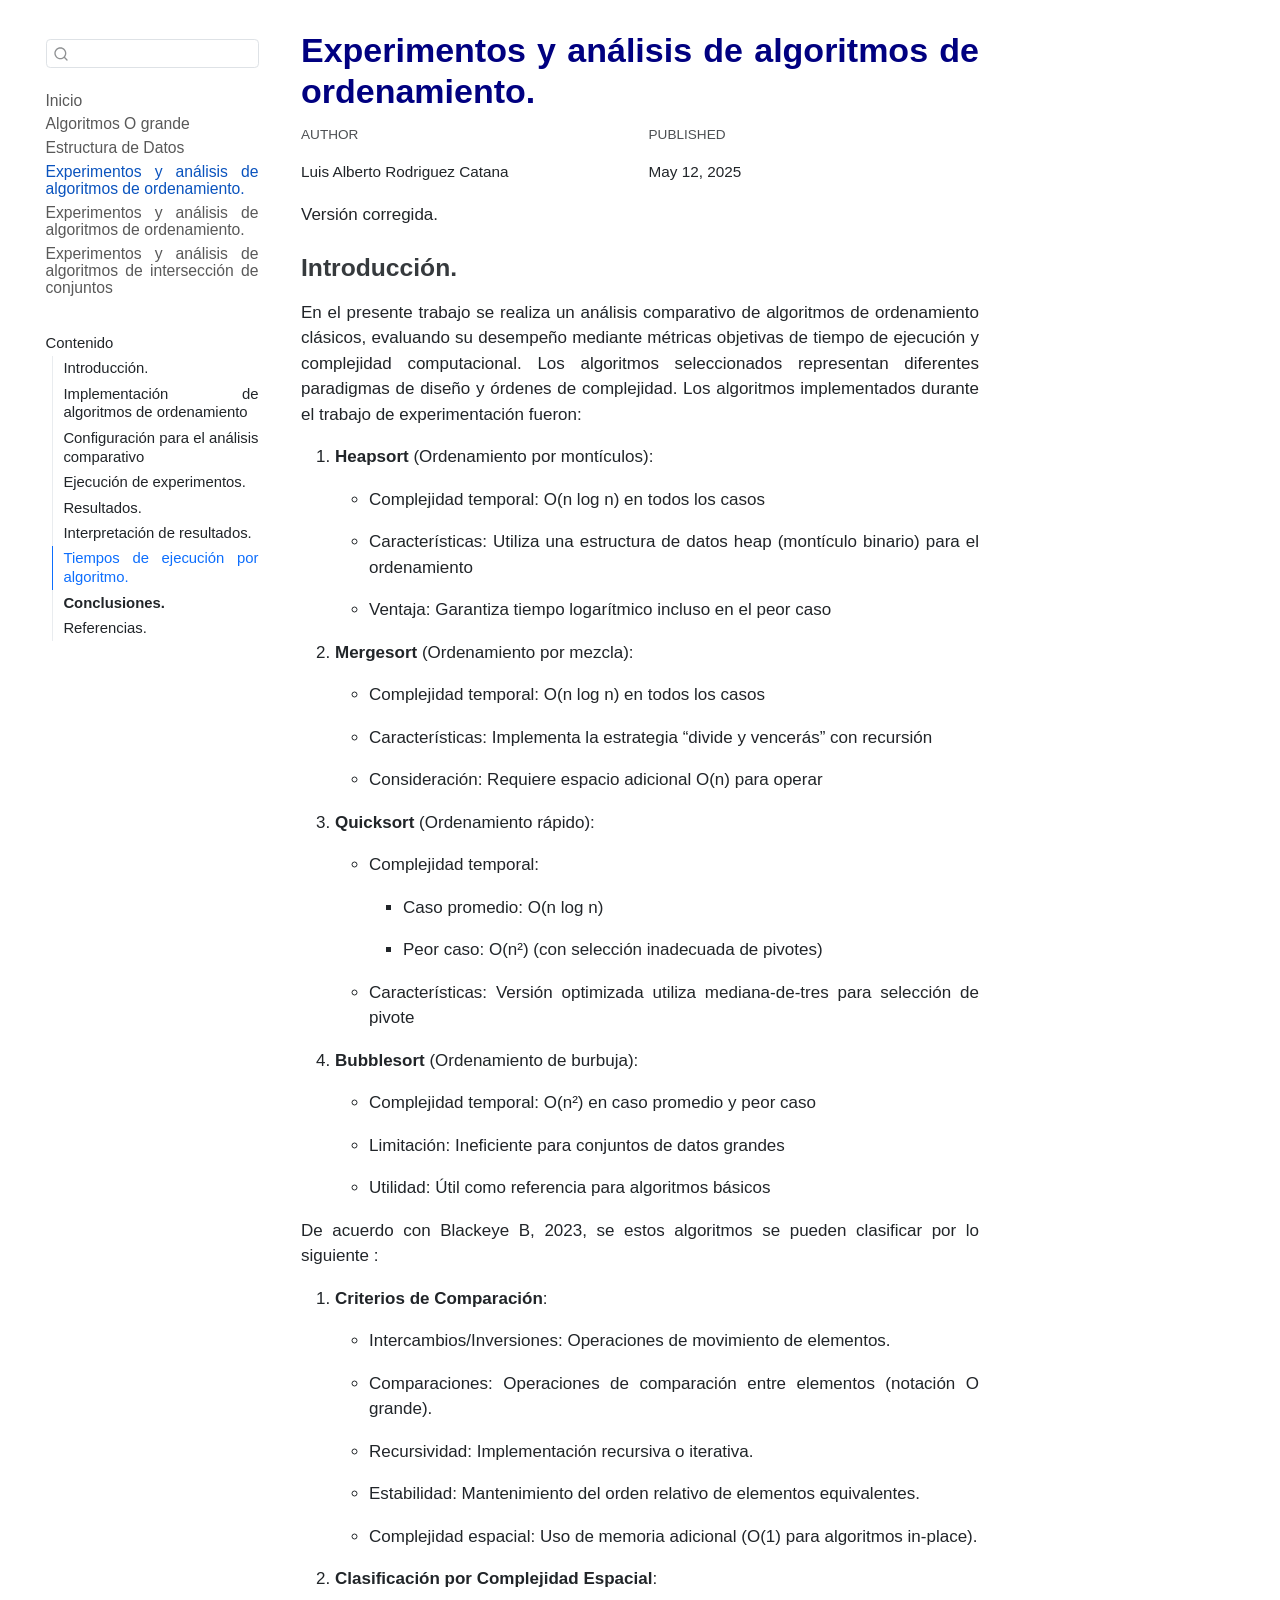
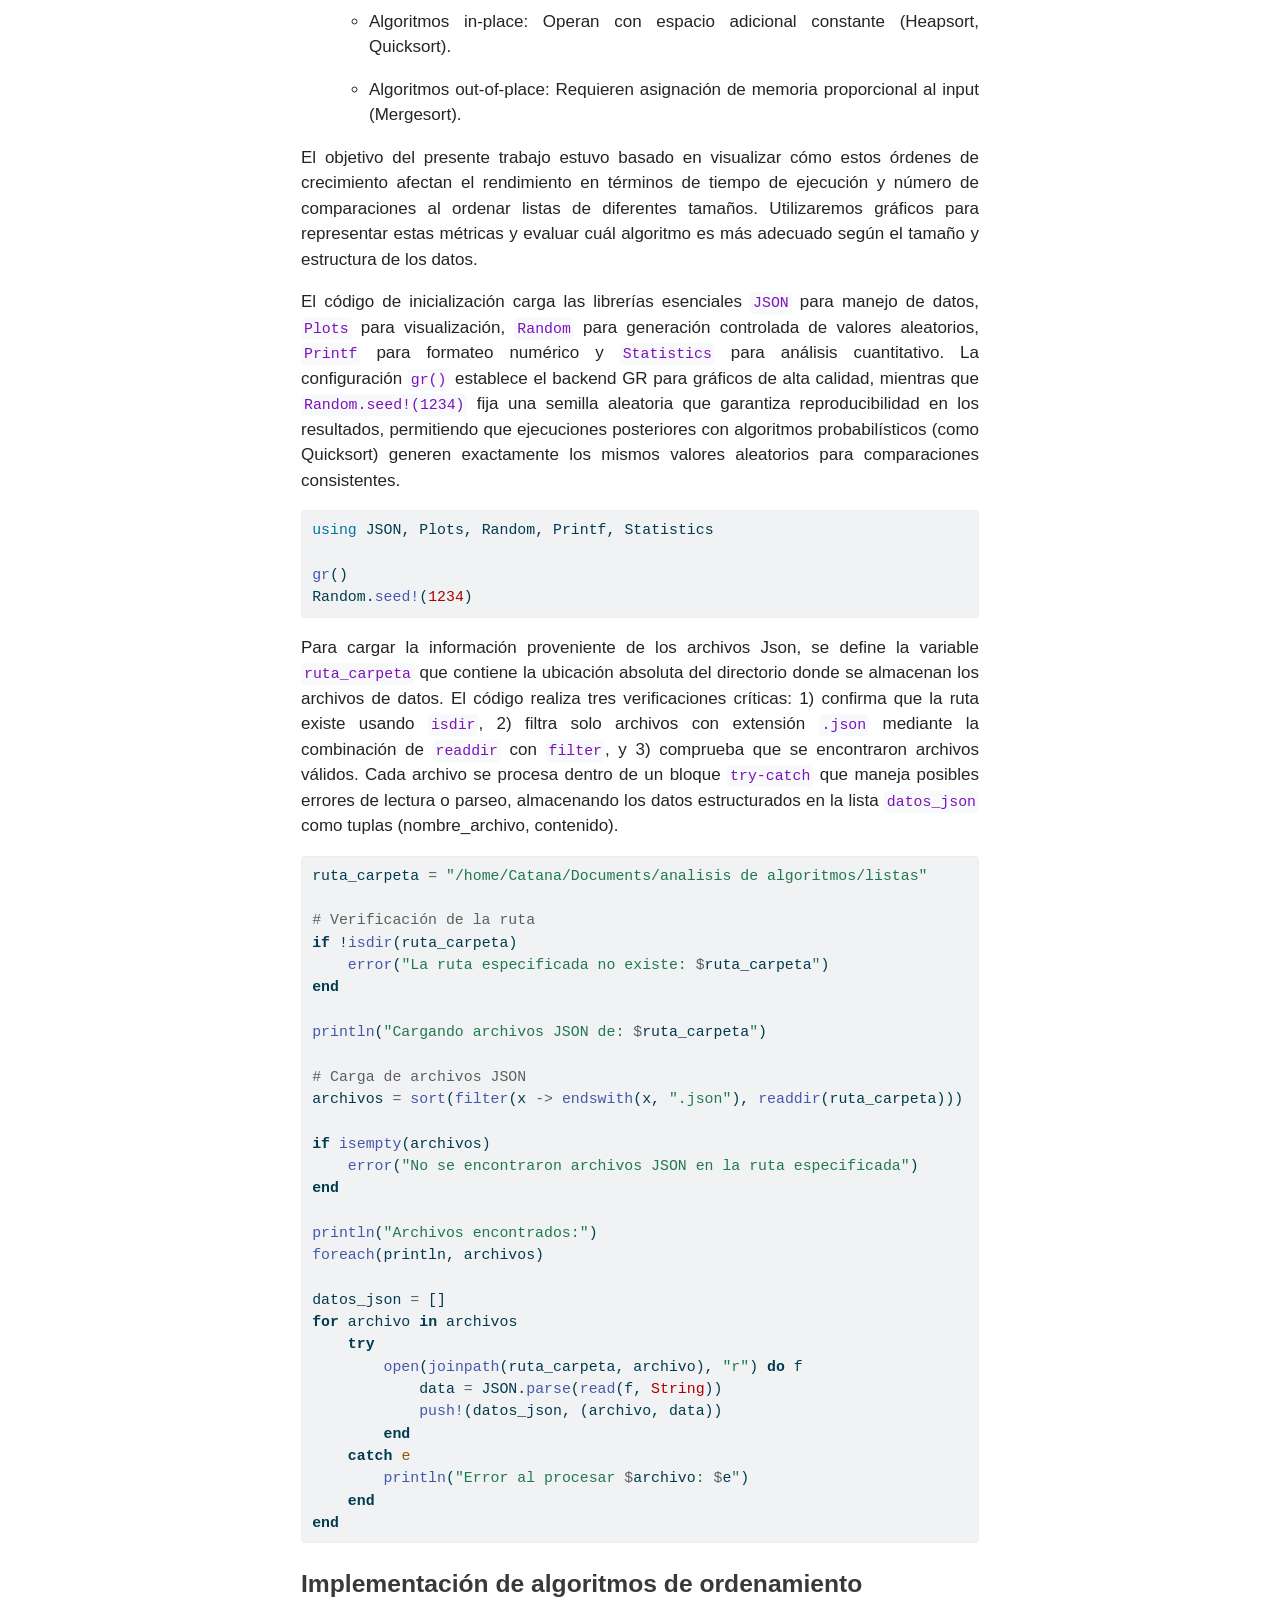
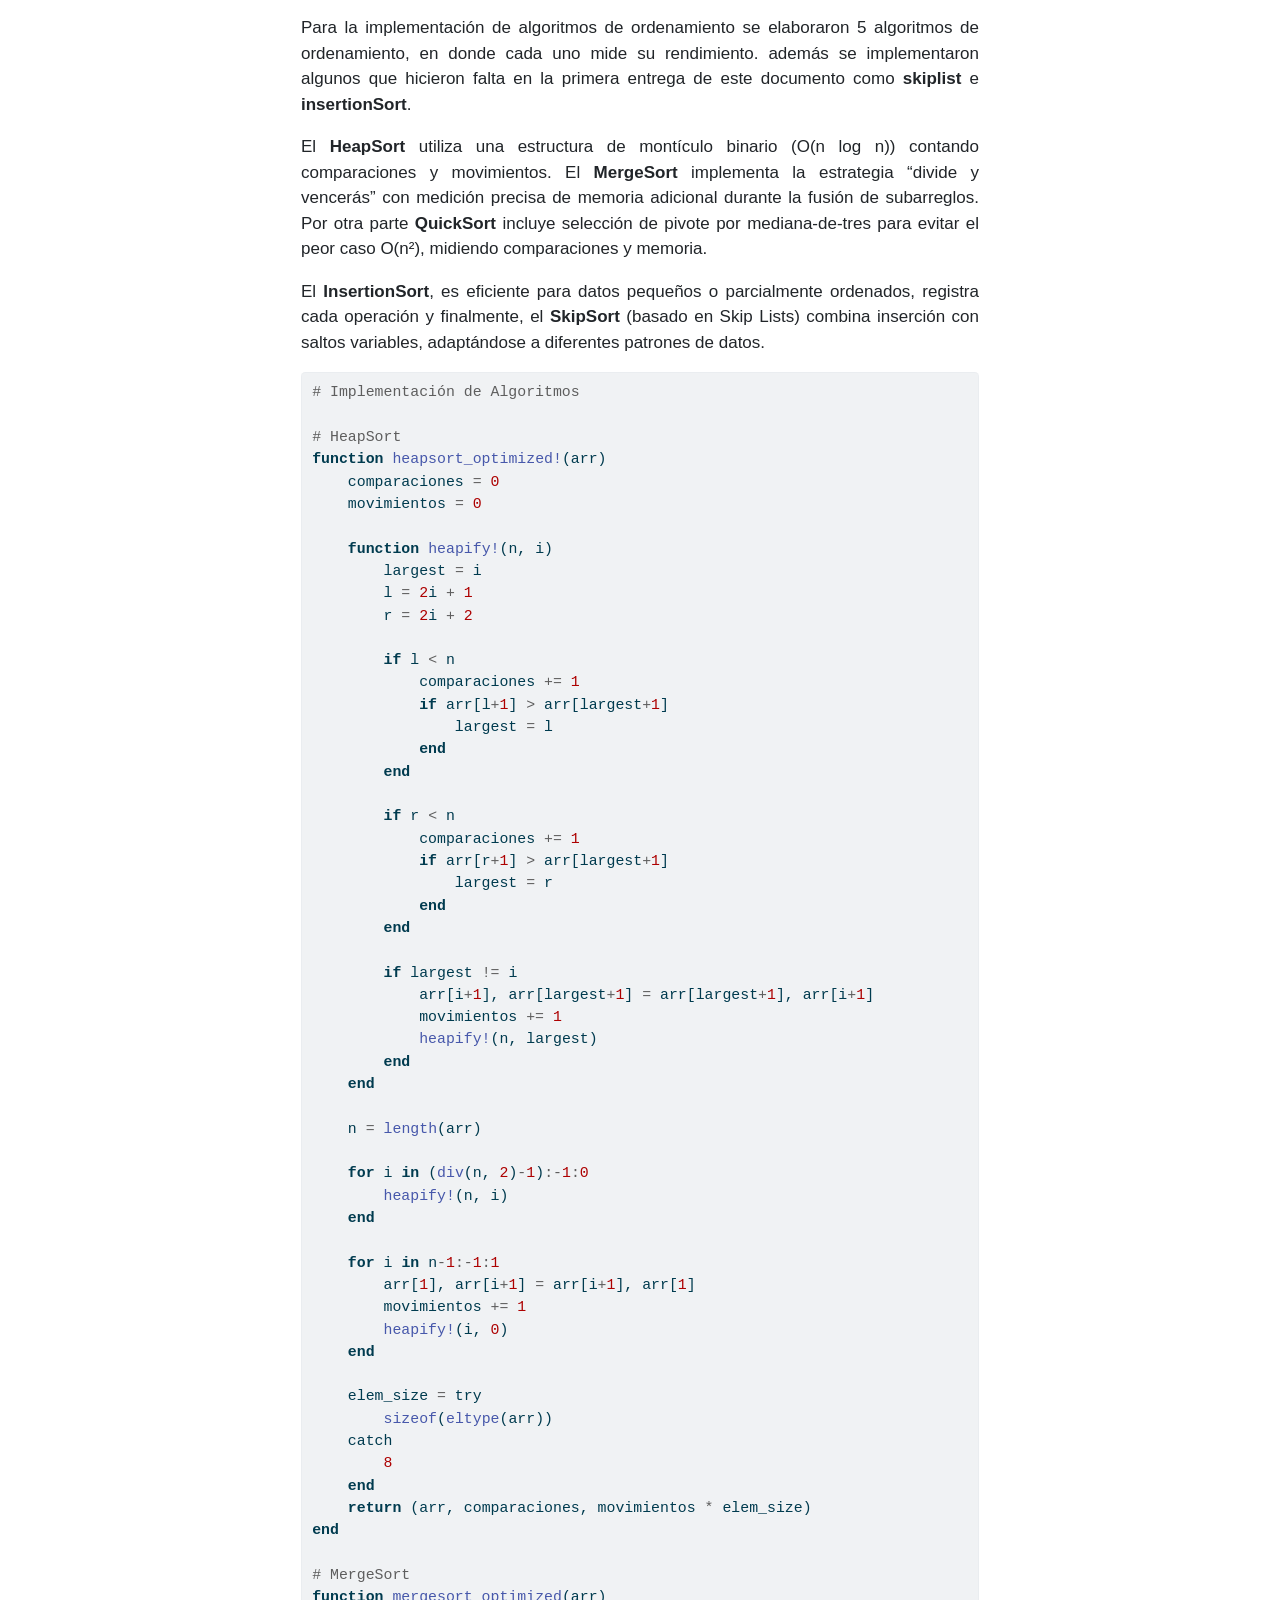
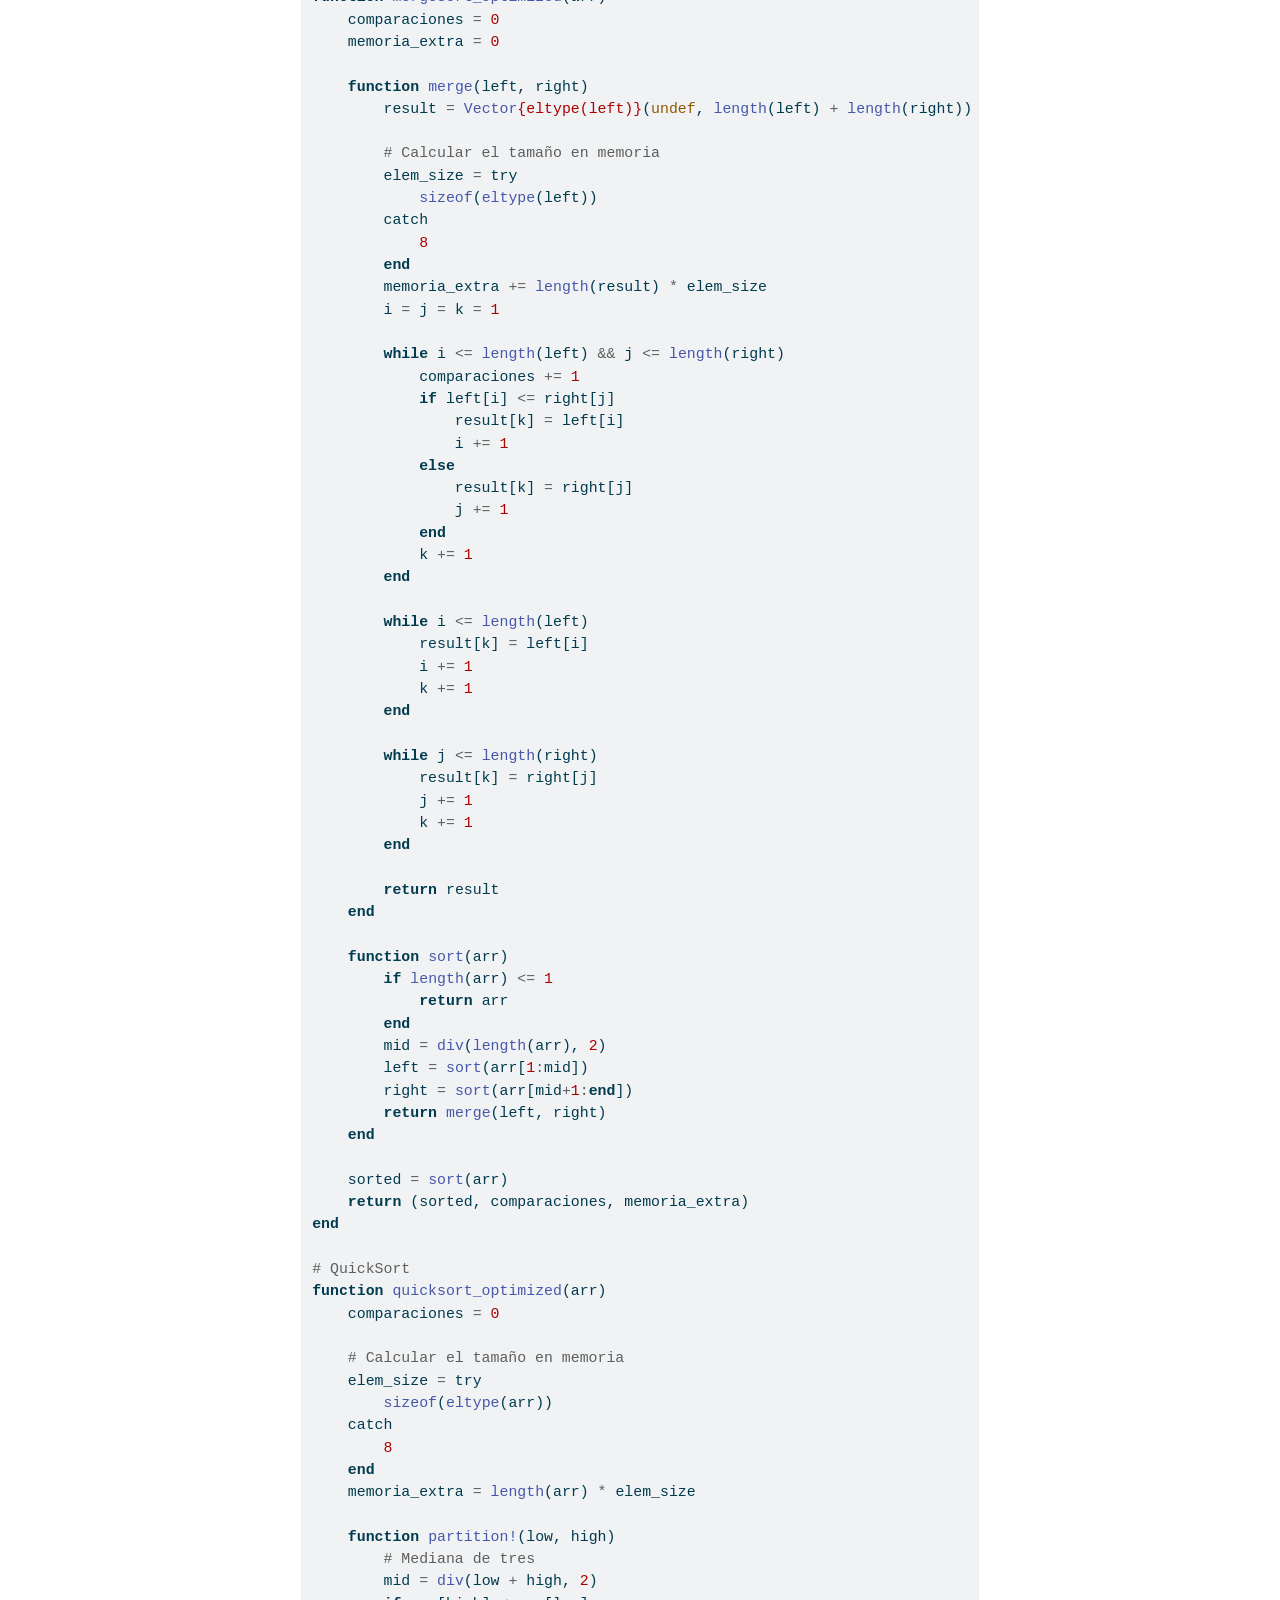
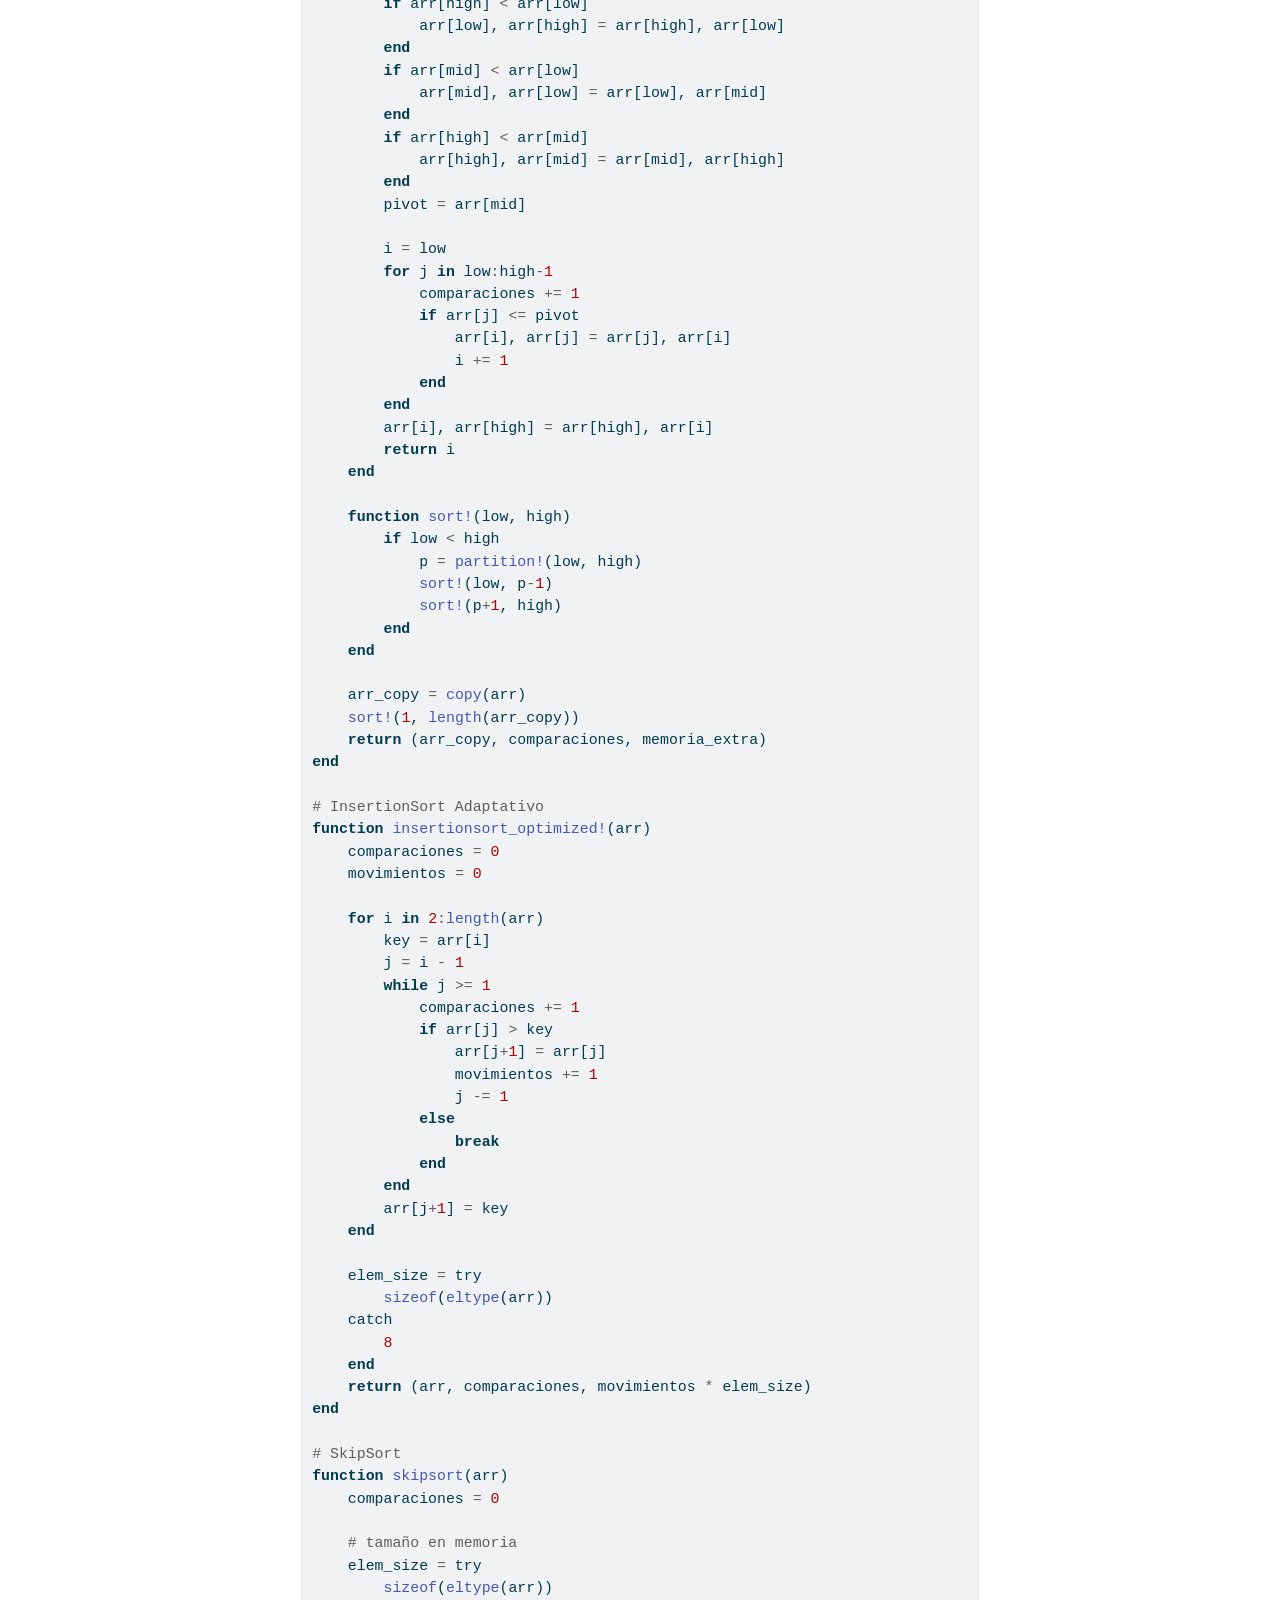
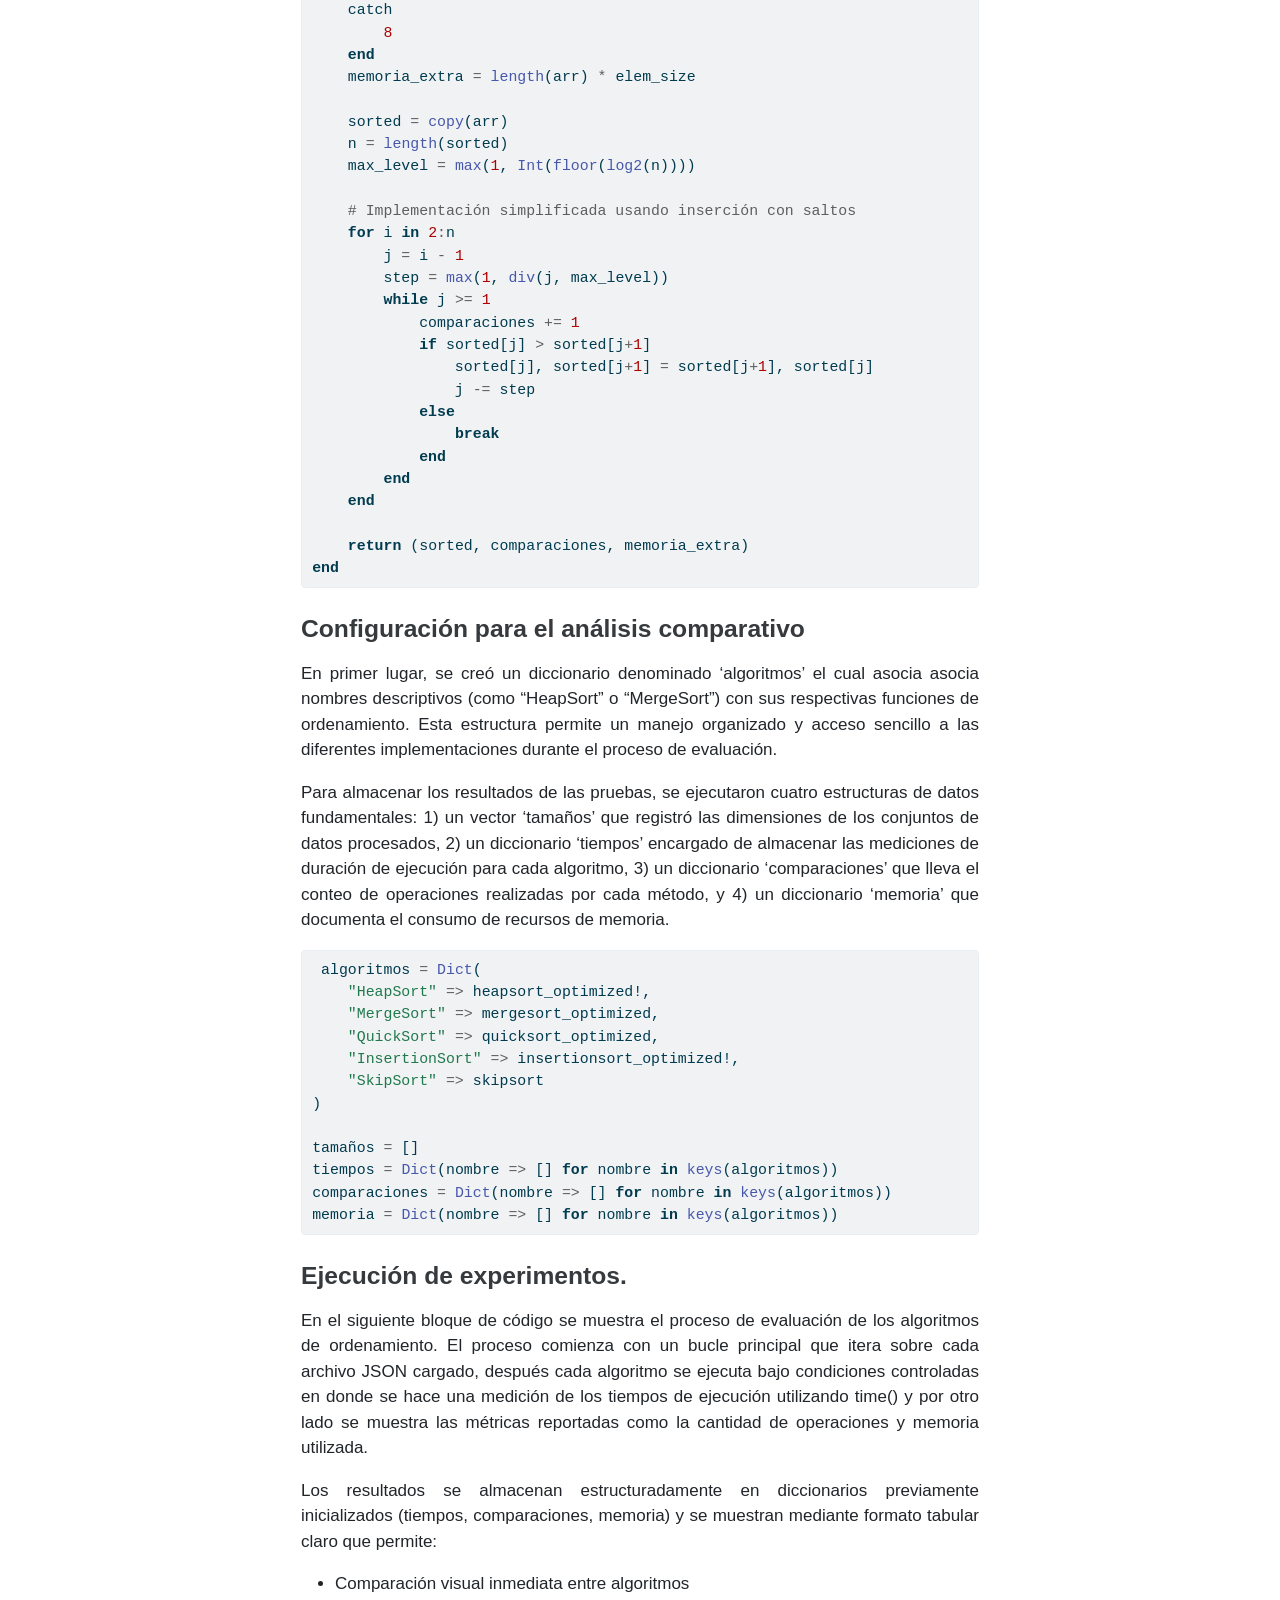
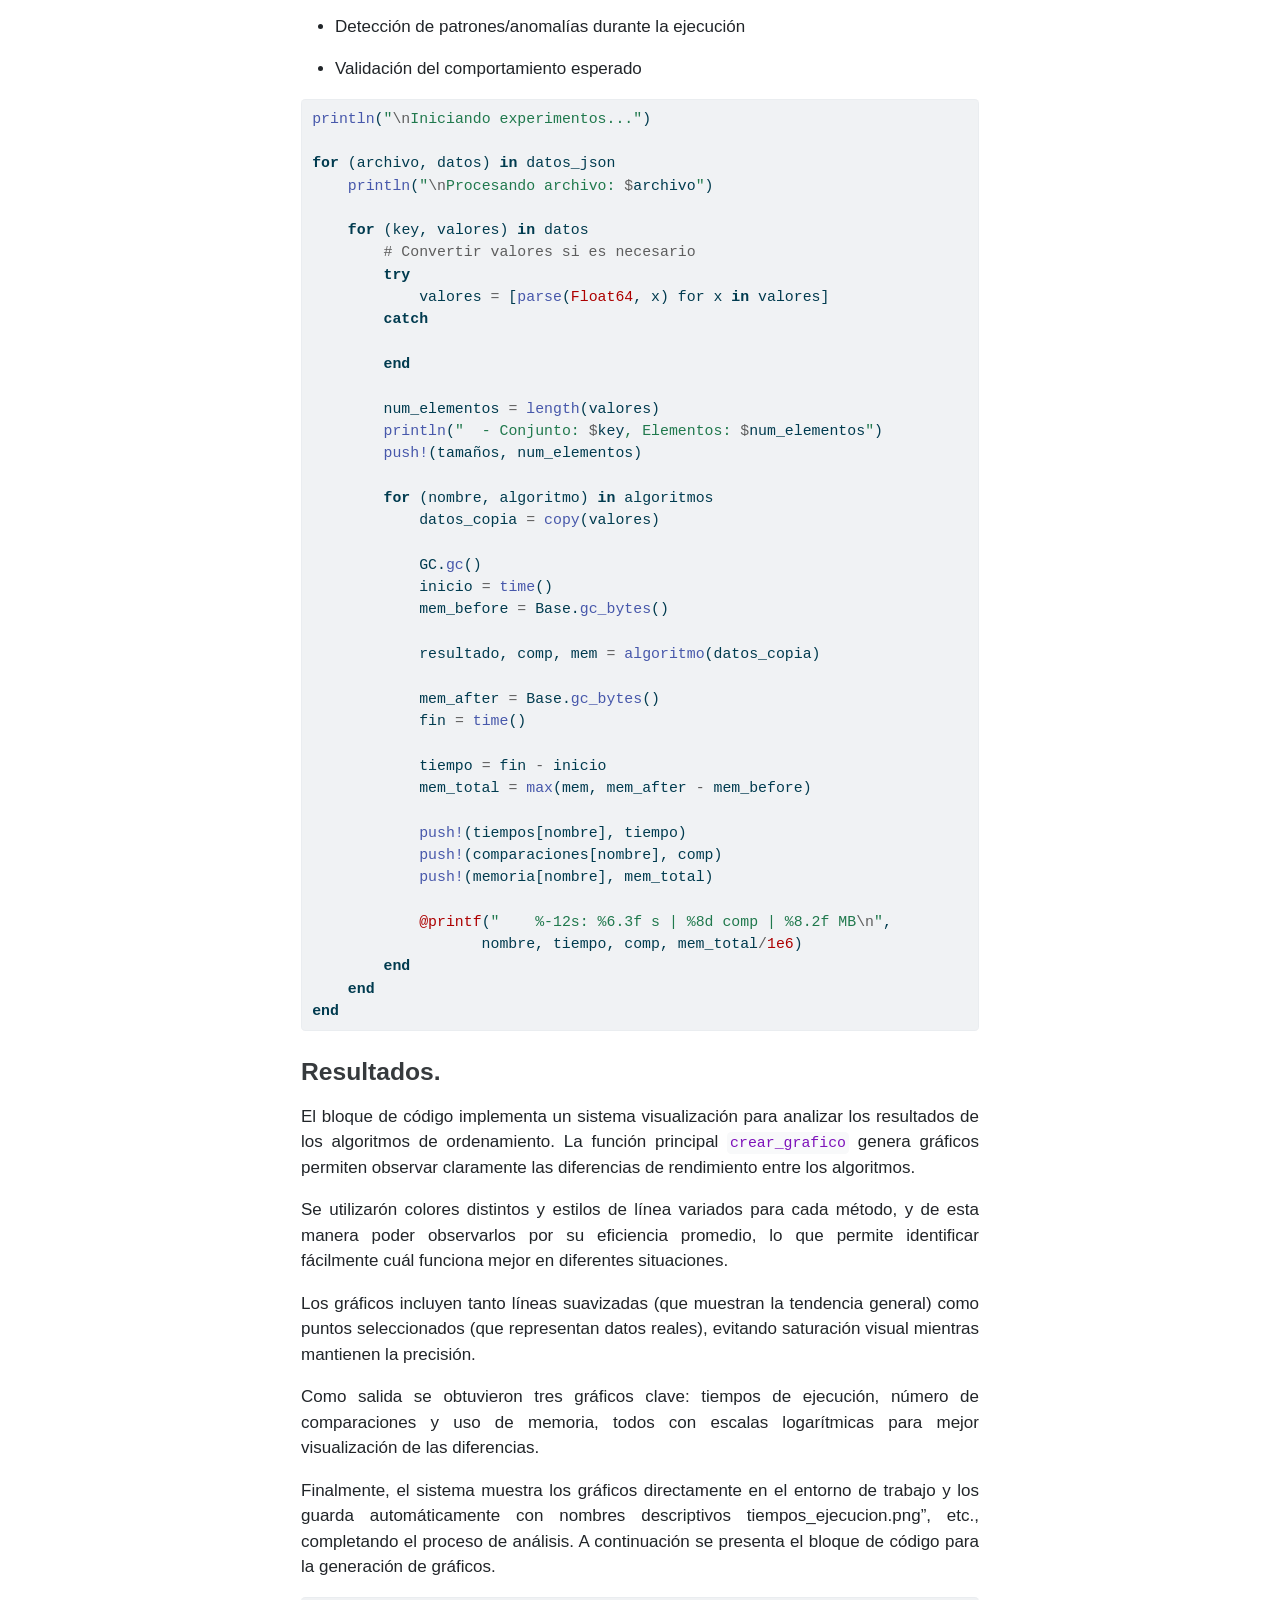
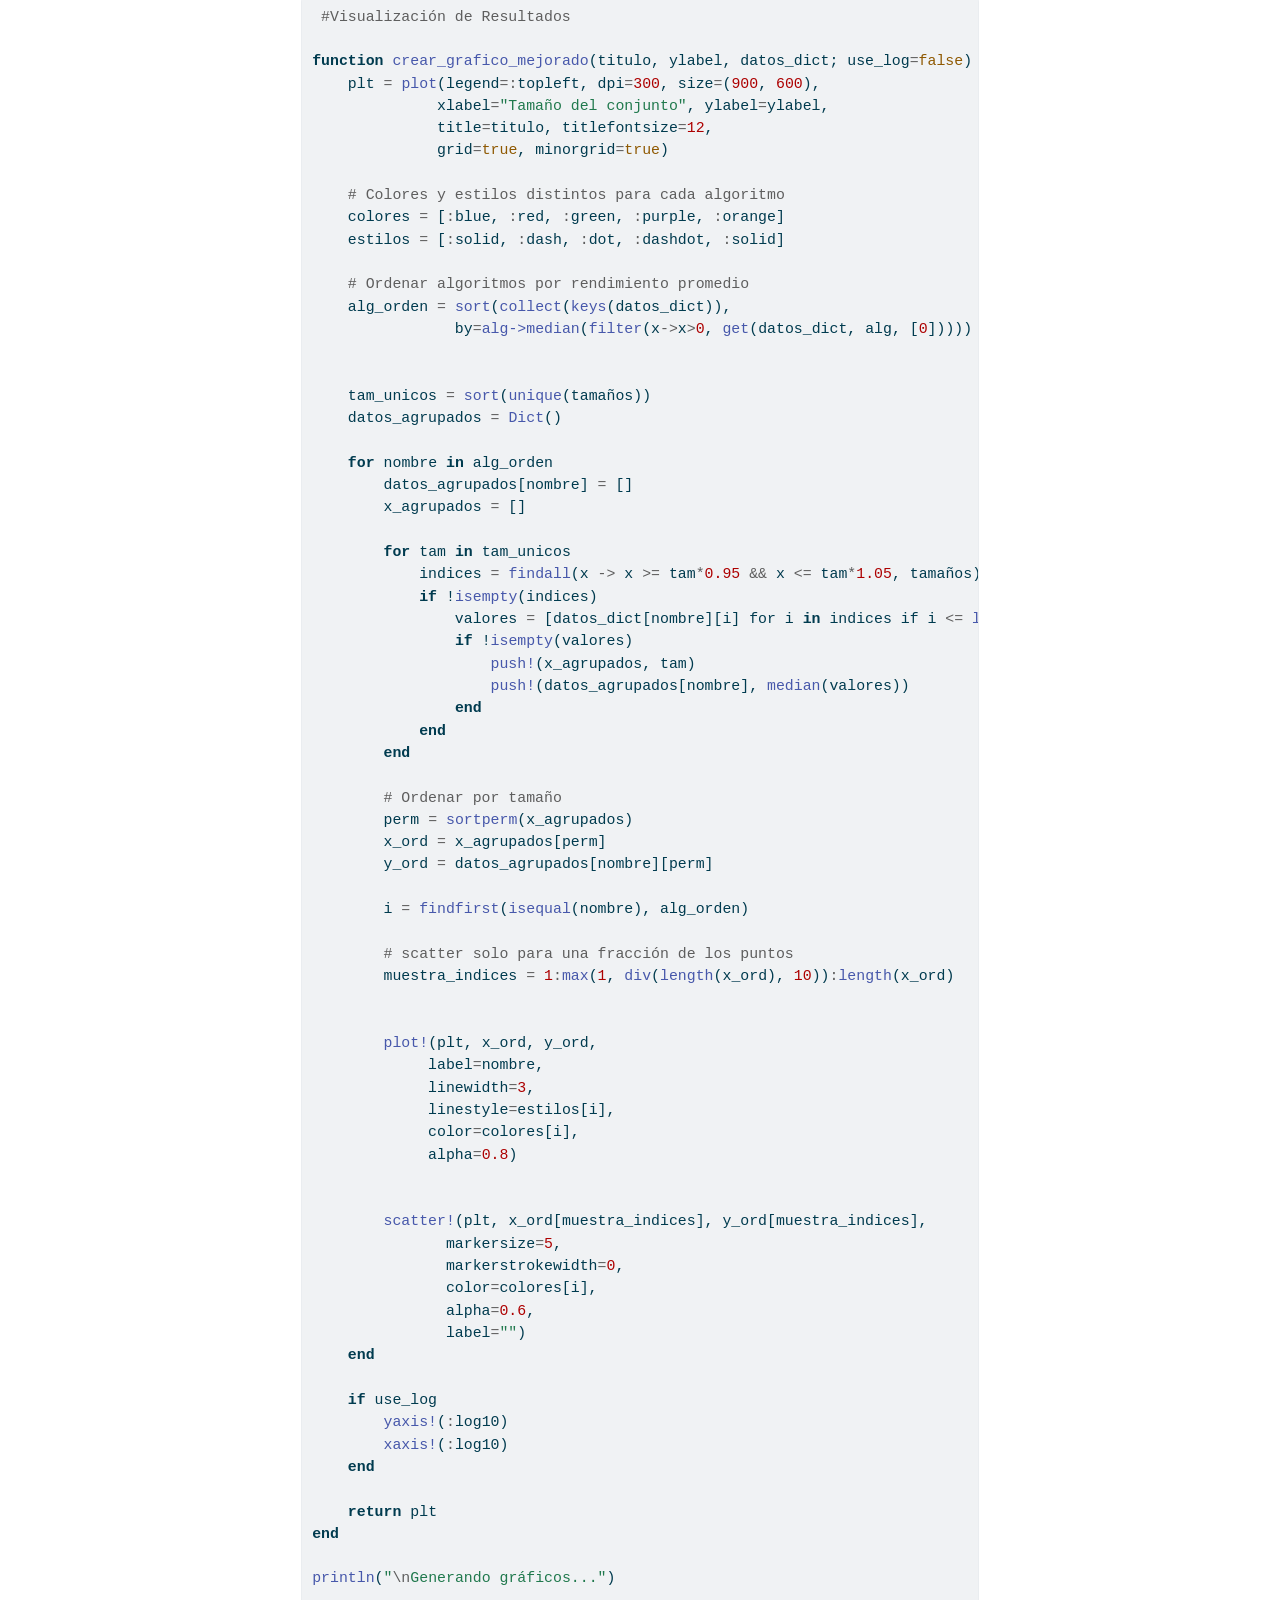
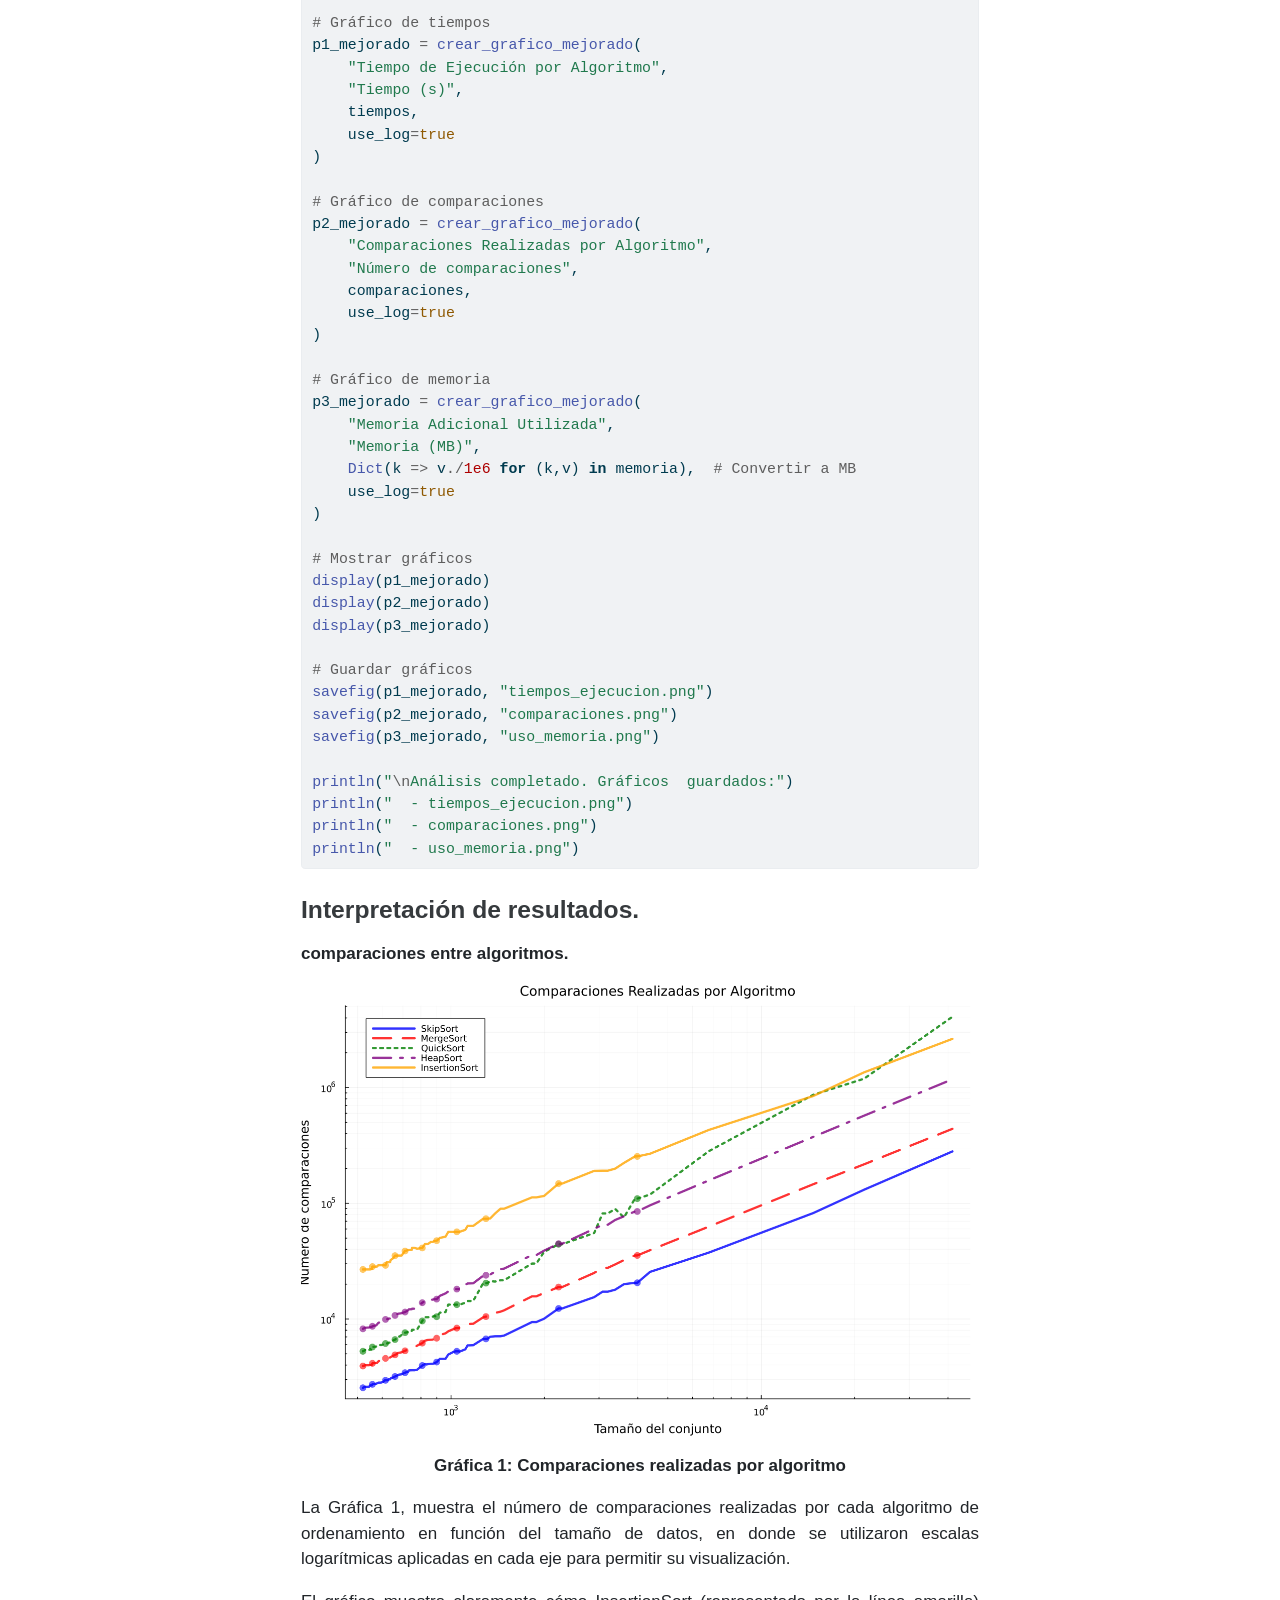
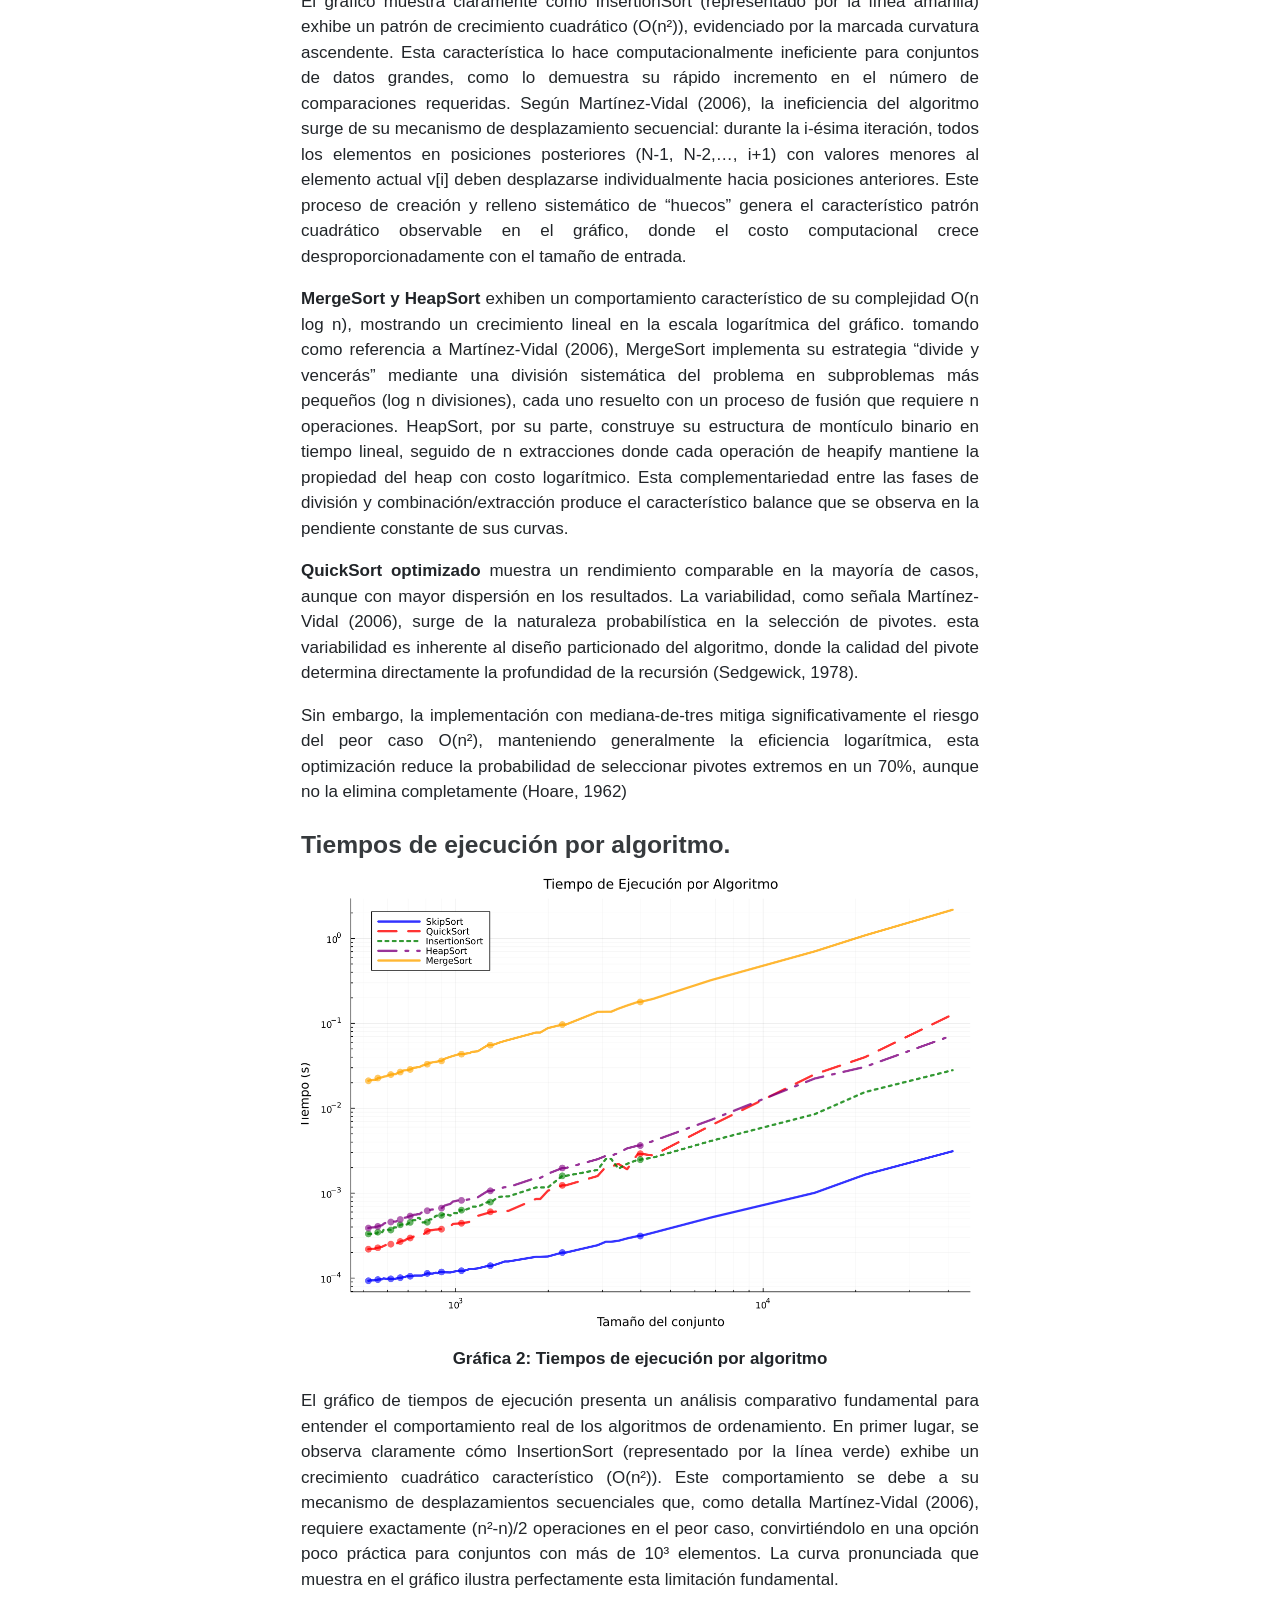
<file: docs/exp_3.html>
<!DOCTYPE html>
<html xmlns="http://www.w3.org/1999/xhtml" lang="en" xml:lang="en"><head>

<meta charset="utf-8">
<meta name="generator" content="quarto-1.6.42">

<meta name="viewport" content="width=device-width, initial-scale=1.0, user-scalable=yes">

<meta name="author" content="Luis Alberto Rodriguez Catana">
<meta name="dcterms.date" content="2025-05-12">

<title>Experimentos y análisis de algoritmos de ordenamiento.</title>
<style>
code{white-space: pre-wrap;}
span.smallcaps{font-variant: small-caps;}
div.columns{display: flex; gap: min(4vw, 1.5em);}
div.column{flex: auto; overflow-x: auto;}
div.hanging-indent{margin-left: 1.5em; text-indent: -1.5em;}
ul.task-list{list-style: none;}
ul.task-list li input[type="checkbox"] {
  width: 0.8em;
  margin: 0 0.8em 0.2em -1em; /* quarto-specific, see https://github.com/quarto-dev/quarto-cli/issues/4556 */ 
  vertical-align: middle;
}
/* CSS for syntax highlighting */
pre > code.sourceCode { white-space: pre; position: relative; }
pre > code.sourceCode > span { line-height: 1.25; }
pre > code.sourceCode > span:empty { height: 1.2em; }
.sourceCode { overflow: visible; }
code.sourceCode > span { color: inherit; text-decoration: inherit; }
div.sourceCode { margin: 1em 0; }
pre.sourceCode { margin: 0; }
@media screen {
div.sourceCode { overflow: auto; }
}
@media print {
pre > code.sourceCode { white-space: pre-wrap; }
pre > code.sourceCode > span { display: inline-block; text-indent: -5em; padding-left: 5em; }
}
pre.numberSource code
  { counter-reset: source-line 0; }
pre.numberSource code > span
  { position: relative; left: -4em; counter-increment: source-line; }
pre.numberSource code > span > a:first-child::before
  { content: counter(source-line);
    position: relative; left: -1em; text-align: right; vertical-align: baseline;
    border: none; display: inline-block;
    -webkit-touch-callout: none; -webkit-user-select: none;
    -khtml-user-select: none; -moz-user-select: none;
    -ms-user-select: none; user-select: none;
    padding: 0 4px; width: 4em;
  }
pre.numberSource { margin-left: 3em;  padding-left: 4px; }
div.sourceCode
  {   }
@media screen {
pre > code.sourceCode > span > a:first-child::before { text-decoration: underline; }
}
</style>


<script src="site_libs/quarto-nav/quarto-nav.js"></script>
<script src="site_libs/quarto-nav/headroom.min.js"></script>
<script src="site_libs/clipboard/clipboard.min.js"></script>
<script src="site_libs/quarto-search/autocomplete.umd.js"></script>
<script src="site_libs/quarto-search/fuse.min.js"></script>
<script src="site_libs/quarto-search/quarto-search.js"></script>
<meta name="quarto:offset" content="./">
<script src="site_libs/quarto-html/quarto.js"></script>
<script src="site_libs/quarto-html/popper.min.js"></script>
<script src="site_libs/quarto-html/tippy.umd.min.js"></script>
<script src="site_libs/quarto-html/anchor.min.js"></script>
<link href="site_libs/quarto-html/tippy.css" rel="stylesheet">
<link href="site_libs/quarto-html/quarto-syntax-highlighting-2f5df379a58b258e96c21c0638c20c03.css" rel="stylesheet" id="quarto-text-highlighting-styles">
<script src="site_libs/bootstrap/bootstrap.min.js"></script>
<link href="site_libs/bootstrap/bootstrap-icons.css" rel="stylesheet">
<link href="site_libs/bootstrap/bootstrap-d4be639c637f3db3c684c66cefad7e0c.min.css" rel="stylesheet" append-hash="true" id="quarto-bootstrap" data-mode="light">
<script id="quarto-search-options" type="application/json">{
  "location": "sidebar",
  "copy-button": false,
  "collapse-after": 3,
  "panel-placement": "start",
  "type": "textbox",
  "limit": 50,
  "keyboard-shortcut": [
    "f",
    "/",
    "s"
  ],
  "show-item-context": false,
  "language": {
    "search-no-results-text": "No results",
    "search-matching-documents-text": "matching documents",
    "search-copy-link-title": "Copy link to search",
    "search-hide-matches-text": "Hide additional matches",
    "search-more-match-text": "more match in this document",
    "search-more-matches-text": "more matches in this document",
    "search-clear-button-title": "Clear",
    "search-text-placeholder": "",
    "search-detached-cancel-button-title": "Cancel",
    "search-submit-button-title": "Submit",
    "search-label": "Search"
  }
}</script>


<link rel="stylesheet" href="styles.css">
</head>

<body class="nav-sidebar floating">

<div id="quarto-search-results"></div>
  <header id="quarto-header" class="headroom fixed-top">
  <nav class="quarto-secondary-nav">
    <div class="container-fluid d-flex">
      <button type="button" class="quarto-btn-toggle btn" data-bs-toggle="collapse" role="button" data-bs-target=".quarto-sidebar-collapse-item" aria-controls="quarto-sidebar" aria-expanded="false" aria-label="Toggle sidebar navigation" onclick="if (window.quartoToggleHeadroom) { window.quartoToggleHeadroom(); }">
        <i class="bi bi-layout-text-sidebar-reverse"></i>
      </button>
        <nav class="quarto-page-breadcrumbs" aria-label="breadcrumb"><ol class="breadcrumb"><li class="breadcrumb-item"><a href="./exp_3.html">Experimentos y análisis de algoritmos de ordenamiento.</a></li></ol></nav>
        <a class="flex-grow-1" role="navigation" data-bs-toggle="collapse" data-bs-target=".quarto-sidebar-collapse-item" aria-controls="quarto-sidebar" aria-expanded="false" aria-label="Toggle sidebar navigation" onclick="if (window.quartoToggleHeadroom) { window.quartoToggleHeadroom(); }">      
        </a>
      <button type="button" class="btn quarto-search-button" aria-label="Search" onclick="window.quartoOpenSearch();">
        <i class="bi bi-search"></i>
      </button>
    </div>
  </nav>
</header>
<!-- content -->
<div id="quarto-content" class="quarto-container page-columns page-rows-contents page-layout-article">
<!-- sidebar -->
  <nav id="quarto-sidebar" class="sidebar collapse collapse-horizontal quarto-sidebar-collapse-item sidebar-navigation floating overflow-auto">
        <div class="mt-2 flex-shrink-0 align-items-center">
        <div class="sidebar-search">
        <div id="quarto-search" class="" title="Search"></div>
        </div>
        </div>
    <div class="sidebar-menu-container"> 
    <ul class="list-unstyled mt-1">
        <li class="sidebar-item">
  <div class="sidebar-item-container"> 
  <a href="./index.html" class="sidebar-item-text sidebar-link">
 <span class="menu-text">Inicio</span></a>
  </div>
</li>
        <li class="sidebar-item">
  <div class="sidebar-item-container"> 
  <a href="./exp_1.html" class="sidebar-item-text sidebar-link">
 <span class="menu-text">Algoritmos O grande</span></a>
  </div>
</li>
        <li class="sidebar-item">
  <div class="sidebar-item-container"> 
  <a href="./exp_2.html" class="sidebar-item-text sidebar-link">
 <span class="menu-text">Estructura de Datos</span></a>
  </div>
</li>
        <li class="sidebar-item">
  <div class="sidebar-item-container"> 
  <a href="./exp_3.html" class="sidebar-item-text sidebar-link active">
 <span class="menu-text">Experimentos y análisis de algoritmos de ordenamiento.</span></a>
  </div>
</li>
        <li class="sidebar-item">
  <div class="sidebar-item-container"> 
  <a href="./exp_4.html" class="sidebar-item-text sidebar-link">
 <span class="menu-text">Experimentos y análisis de algoritmos de ordenamiento.</span></a>
  </div>
</li>
        <li class="sidebar-item">
  <div class="sidebar-item-container"> 
  <a href="./exp_5.html" class="sidebar-item-text sidebar-link">
 <span class="menu-text">Experimentos y análisis de algoritmos de intersección de conjuntos</span></a>
  </div>
</li>
    </ul>
    </div>
    <nav id="TOC" role="doc-toc" class="toc-active">
    <h2 id="toc-title">Contenido</h2>
   
  <ul>
  <li><a href="#introducción." id="toc-introducción." class="nav-link active" data-scroll-target="#introducción.">Introducción.</a></li>
  <li><a href="#implementación-de-algoritmos-de-ordenamiento" id="toc-implementación-de-algoritmos-de-ordenamiento" class="nav-link" data-scroll-target="#implementación-de-algoritmos-de-ordenamiento">Implementación de algoritmos de ordenamiento</a></li>
  <li><a href="#configuración-para-el-análisis-comparativo" id="toc-configuración-para-el-análisis-comparativo" class="nav-link" data-scroll-target="#configuración-para-el-análisis-comparativo">Configuración para el análisis comparativo</a></li>
  <li><a href="#ejecución-de-experimentos." id="toc-ejecución-de-experimentos." class="nav-link" data-scroll-target="#ejecución-de-experimentos.">Ejecución de experimentos.</a></li>
  <li><a href="#resultados." id="toc-resultados." class="nav-link" data-scroll-target="#resultados.">Resultados.</a></li>
  <li><a href="#interpretación-de-resultados." id="toc-interpretación-de-resultados." class="nav-link" data-scroll-target="#interpretación-de-resultados.">Interpretación de resultados.</a></li>
  <li><a href="#tiempos-de-ejecución-por-algoritmo." id="toc-tiempos-de-ejecución-por-algoritmo." class="nav-link" data-scroll-target="#tiempos-de-ejecución-por-algoritmo.">Tiempos de ejecución por algoritmo.</a></li>
  <li><a href="#conclusiones." id="toc-conclusiones." class="nav-link" data-scroll-target="#conclusiones."><strong>Conclusiones.</strong></a></li>
  <li><a href="#referencias." id="toc-referencias." class="nav-link" data-scroll-target="#referencias.">Referencias.</a></li>
  </ul>
</nav>
</nav>
<div id="quarto-sidebar-glass" class="quarto-sidebar-collapse-item" data-bs-toggle="collapse" data-bs-target=".quarto-sidebar-collapse-item"></div>
<!-- margin-sidebar -->
    <div id="quarto-margin-sidebar" class="sidebar margin-sidebar zindex-bottom">
    </div>
<!-- main -->
<main class="content" id="quarto-document-content">

<header id="title-block-header" class="quarto-title-block default">
<div class="quarto-title">
<h1 class="title">Experimentos y análisis de algoritmos de ordenamiento.</h1>
</div>



<div class="quarto-title-meta">

    <div>
    <div class="quarto-title-meta-heading">Author</div>
    <div class="quarto-title-meta-contents">
             <p>Luis Alberto Rodriguez Catana </p>
          </div>
  </div>
    
    <div>
    <div class="quarto-title-meta-heading">Published</div>
    <div class="quarto-title-meta-contents">
      <p class="date">May 12, 2025</p>
    </div>
  </div>
  
    
  </div>
  


</header>


<style>
body {
  text-align: justify;
}
/* O para un párrafo específico */
p.justificado {
  text-align: justify;
}
</style>
<p>Versión corregida.</p>
<section id="introducción." class="level3">
<h3 class="anchored" data-anchor-id="introducción.">Introducción.</h3>
<p>En el presente trabajo se realiza un análisis comparativo de algoritmos de ordenamiento clásicos, evaluando su desempeño mediante métricas objetivas de tiempo de ejecución y complejidad computacional. Los algoritmos seleccionados representan diferentes paradigmas de diseño y órdenes de complejidad. Los algoritmos implementados durante el trabajo de experimentación fueron:</p>
<ol type="1">
<li><p><strong>Heapsort</strong> (Ordenamiento por montículos):</p>
<ul>
<li><p>Complejidad temporal: O(n log n) en todos los casos</p></li>
<li><p>Características: Utiliza una estructura de datos heap (montículo binario) para el ordenamiento</p></li>
<li><p>Ventaja: Garantiza tiempo logarítmico incluso en el peor caso</p></li>
</ul></li>
<li><p><strong>Mergesort</strong> (Ordenamiento por mezcla):</p>
<ul>
<li><p>Complejidad temporal: O(n log n) en todos los casos</p></li>
<li><p>Características: Implementa la estrategia “divide y vencerás” con recursión</p></li>
<li><p>Consideración: Requiere espacio adicional O(n) para operar</p></li>
</ul></li>
<li><p><strong>Quicksort</strong> (Ordenamiento rápido):</p>
<ul>
<li><p>Complejidad temporal:</p>
<ul>
<li><p>Caso promedio: O(n log n)</p></li>
<li><p>Peor caso: O(n²) (con selección inadecuada de pivotes)</p></li>
</ul></li>
<li><p>Características: Versión optimizada utiliza mediana-de-tres para selección de pivote</p></li>
</ul></li>
<li><p><strong>Bubblesort</strong> (Ordenamiento de burbuja):</p>
<ul>
<li><p>Complejidad temporal: O(n²) en caso promedio y peor caso</p></li>
<li><p>Limitación: Ineficiente para conjuntos de datos grandes</p></li>
<li><p>Utilidad: Útil como referencia para algoritmos básicos</p></li>
</ul></li>
</ol>
<p>De acuerdo con Blackeye B, 2023, se estos algoritmos se pueden clasificar por lo siguiente :</p>
<ol type="1">
<li><p><strong>Criterios de Comparación</strong>:</p>
<ul>
<li><p>Intercambios/Inversiones: Operaciones de movimiento de elementos.</p></li>
<li><p>Comparaciones: Operaciones de comparación entre elementos (notación O grande).</p></li>
<li><p>Recursividad: Implementación recursiva o iterativa.</p></li>
<li><p>Estabilidad: Mantenimiento del orden relativo de elementos equivalentes.</p></li>
<li><p>Complejidad espacial: Uso de memoria adicional (O(1) para algoritmos in-place).</p></li>
</ul></li>
<li><p><strong>Clasificación por Complejidad Espacial</strong>:</p>
<ul>
<li><p>Algoritmos in-place: Operan con espacio adicional constante (Heapsort, Quicksort).</p></li>
<li><p>Algoritmos out-of-place: Requieren asignación de memoria proporcional al input (Mergesort).</p></li>
</ul></li>
</ol>
<p>El objetivo del presente trabajo estuvo basado en visualizar cómo estos órdenes de crecimiento afectan el rendimiento en términos de tiempo de ejecución y número de comparaciones al ordenar listas de diferentes tamaños. Utilizaremos gráficos para representar estas métricas y evaluar cuál algoritmo es más adecuado según el tamaño y estructura de los datos.</p>
<p>El código de inicialización carga las librerías esenciales <code>JSON</code> para manejo de datos, <code>Plots</code> para visualización, <code>Random</code> para generación controlada de valores aleatorios, <code>Printf</code> para formateo numérico y <code>Statistics</code> para análisis cuantitativo. La configuración <code>gr()</code> establece el backend GR para gráficos de alta calidad, mientras que <code>Random.seed!(1234)</code> fija una semilla aleatoria que garantiza reproducibilidad en los resultados, permitiendo que ejecuciones posteriores con algoritmos probabilísticos (como Quicksort) generen exactamente los mismos valores aleatorios para comparaciones consistentes.</p>
<div class="sourceCode" id="cb1"><pre class="sourceCode julia code-with-copy"><code class="sourceCode julia"><span id="cb1-1"><a href="#cb1-1" aria-hidden="true" tabindex="-1"></a><span class="im">using</span> <span class="bu">JSON</span>, <span class="bu">Plots</span>, <span class="bu">Random</span>, <span class="bu">Printf</span>, <span class="bu">Statistics</span></span>
<span id="cb1-2"><a href="#cb1-2" aria-hidden="true" tabindex="-1"></a></span>
<span id="cb1-3"><a href="#cb1-3" aria-hidden="true" tabindex="-1"></a><span class="fu">gr</span>()</span>
<span id="cb1-4"><a href="#cb1-4" aria-hidden="true" tabindex="-1"></a><span class="bu">Random</span>.<span class="fu">seed!</span>(<span class="fl">1234</span>)  </span></code><button title="Copy to Clipboard" class="code-copy-button"><i class="bi"></i></button></pre></div>
<p>Para cargar la información proveniente de los archivos Json, se define la variable <code>ruta_carpeta</code> que contiene la ubicación absoluta del directorio donde se almacenan los archivos de datos. El código realiza tres verificaciones críticas: 1) confirma que la ruta existe usando <code>isdir</code>, 2) filtra solo archivos con extensión <code>.json</code> mediante la combinación de <code>readdir</code> con <code>filter</code>, y 3) comprueba que se encontraron archivos válidos. Cada archivo se procesa dentro de un bloque <code>try-catch</code> que maneja posibles errores de lectura o parseo, almacenando los datos estructurados en la lista <code>datos_json</code> como tuplas (nombre_archivo, contenido).</p>
<div class="sourceCode" id="cb2"><pre class="sourceCode julia code-with-copy"><code class="sourceCode julia"><span id="cb2-1"><a href="#cb2-1" aria-hidden="true" tabindex="-1"></a>ruta_carpeta <span class="op">=</span> <span class="st">"/home/Catana/Documents/analisis de algoritmos/listas"</span></span>
<span id="cb2-2"><a href="#cb2-2" aria-hidden="true" tabindex="-1"></a></span>
<span id="cb2-3"><a href="#cb2-3" aria-hidden="true" tabindex="-1"></a><span class="co"># Verificación de la ruta</span></span>
<span id="cb2-4"><a href="#cb2-4" aria-hidden="true" tabindex="-1"></a><span class="cf">if</span> !<span class="fu">isdir</span>(ruta_carpeta)</span>
<span id="cb2-5"><a href="#cb2-5" aria-hidden="true" tabindex="-1"></a>    <span class="fu">error</span>(<span class="st">"La ruta especificada no existe: </span><span class="sc">$</span>ruta_carpeta<span class="st">"</span>)</span>
<span id="cb2-6"><a href="#cb2-6" aria-hidden="true" tabindex="-1"></a><span class="cf">end</span></span>
<span id="cb2-7"><a href="#cb2-7" aria-hidden="true" tabindex="-1"></a></span>
<span id="cb2-8"><a href="#cb2-8" aria-hidden="true" tabindex="-1"></a><span class="fu">println</span>(<span class="st">"Cargando archivos JSON de: </span><span class="sc">$</span>ruta_carpeta<span class="st">"</span>)</span>
<span id="cb2-9"><a href="#cb2-9" aria-hidden="true" tabindex="-1"></a></span>
<span id="cb2-10"><a href="#cb2-10" aria-hidden="true" tabindex="-1"></a><span class="co"># Carga de archivos JSON</span></span>
<span id="cb2-11"><a href="#cb2-11" aria-hidden="true" tabindex="-1"></a>archivos <span class="op">=</span> <span class="fu">sort</span>(<span class="fu">filter</span>(x <span class="op">-&gt;</span> <span class="fu">endswith</span>(x, <span class="st">".json"</span>), <span class="fu">readdir</span>(ruta_carpeta)))</span>
<span id="cb2-12"><a href="#cb2-12" aria-hidden="true" tabindex="-1"></a></span>
<span id="cb2-13"><a href="#cb2-13" aria-hidden="true" tabindex="-1"></a><span class="cf">if</span> <span class="fu">isempty</span>(archivos)</span>
<span id="cb2-14"><a href="#cb2-14" aria-hidden="true" tabindex="-1"></a>    <span class="fu">error</span>(<span class="st">"No se encontraron archivos JSON en la ruta especificada"</span>)</span>
<span id="cb2-15"><a href="#cb2-15" aria-hidden="true" tabindex="-1"></a><span class="cf">end</span></span>
<span id="cb2-16"><a href="#cb2-16" aria-hidden="true" tabindex="-1"></a></span>
<span id="cb2-17"><a href="#cb2-17" aria-hidden="true" tabindex="-1"></a><span class="fu">println</span>(<span class="st">"Archivos encontrados:"</span>)</span>
<span id="cb2-18"><a href="#cb2-18" aria-hidden="true" tabindex="-1"></a><span class="fu">foreach</span>(println, archivos)</span>
<span id="cb2-19"><a href="#cb2-19" aria-hidden="true" tabindex="-1"></a></span>
<span id="cb2-20"><a href="#cb2-20" aria-hidden="true" tabindex="-1"></a>datos_json <span class="op">=</span> []</span>
<span id="cb2-21"><a href="#cb2-21" aria-hidden="true" tabindex="-1"></a><span class="cf">for</span> archivo <span class="kw">in</span> archivos</span>
<span id="cb2-22"><a href="#cb2-22" aria-hidden="true" tabindex="-1"></a>    <span class="cf">try</span></span>
<span id="cb2-23"><a href="#cb2-23" aria-hidden="true" tabindex="-1"></a>        <span class="fu">open</span>(<span class="fu">joinpath</span>(ruta_carpeta, archivo), <span class="st">"r"</span>) <span class="cf">do</span> f</span>
<span id="cb2-24"><a href="#cb2-24" aria-hidden="true" tabindex="-1"></a>            data <span class="op">=</span> JSON.<span class="fu">parse</span>(<span class="fu">read</span>(f, <span class="dt">String</span>))</span>
<span id="cb2-25"><a href="#cb2-25" aria-hidden="true" tabindex="-1"></a>            <span class="fu">push!</span>(datos_json, (archivo, data))</span>
<span id="cb2-26"><a href="#cb2-26" aria-hidden="true" tabindex="-1"></a>        <span class="cf">end</span></span>
<span id="cb2-27"><a href="#cb2-27" aria-hidden="true" tabindex="-1"></a>    <span class="cf">catch</span> <span class="cn">e</span></span>
<span id="cb2-28"><a href="#cb2-28" aria-hidden="true" tabindex="-1"></a>        <span class="fu">println</span>(<span class="st">"Error al procesar </span><span class="sc">$</span>archivo<span class="st">: </span><span class="sc">$</span>e<span class="st">"</span>)</span>
<span id="cb2-29"><a href="#cb2-29" aria-hidden="true" tabindex="-1"></a>    <span class="cf">end</span></span>
<span id="cb2-30"><a href="#cb2-30" aria-hidden="true" tabindex="-1"></a><span class="kw">end</span></span></code><button title="Copy to Clipboard" class="code-copy-button"><i class="bi"></i></button></pre></div>
</section>
<section id="implementación-de-algoritmos-de-ordenamiento" class="level3">
<h3 class="anchored" data-anchor-id="implementación-de-algoritmos-de-ordenamiento">Implementación de algoritmos de ordenamiento</h3>
<p>Para la implementación de algoritmos de ordenamiento se elaboraron 5 algoritmos de ordenamiento, en donde cada uno mide su rendimiento. además se implementaron algunos que hicieron falta en la primera entrega de este documento como <strong>skiplist</strong> e <strong>insertionSort</strong>.</p>
<p>El <strong>HeapSort</strong> utiliza una estructura de montículo binario (O(n log n)) contando comparaciones y movimientos. El <strong>MergeSort</strong> implementa la estrategia “divide y vencerás” con medición precisa de memoria adicional durante la fusión de subarreglos. Por otra parte <strong>QuickSort</strong> incluye selección de pivote por mediana-de-tres para evitar el peor caso O(n²), midiendo comparaciones y memoria.</p>
<p>El <strong>InsertionSort</strong>, es eficiente para datos pequeños o parcialmente ordenados, registra cada operación y finalmente, el <strong>SkipSort</strong> (basado en Skip Lists) combina inserción con saltos variables, adaptándose a diferentes patrones de datos.</p>
<div class="sourceCode" id="cb3"><pre class="sourceCode julia code-with-copy"><code class="sourceCode julia"><span id="cb3-1"><a href="#cb3-1" aria-hidden="true" tabindex="-1"></a><span class="co"># Implementación de Algoritmos</span></span>
<span id="cb3-2"><a href="#cb3-2" aria-hidden="true" tabindex="-1"></a></span>
<span id="cb3-3"><a href="#cb3-3" aria-hidden="true" tabindex="-1"></a><span class="co"># HeapSort </span></span>
<span id="cb3-4"><a href="#cb3-4" aria-hidden="true" tabindex="-1"></a><span class="kw">function</span> <span class="fu">heapsort_optimized!</span>(arr)</span>
<span id="cb3-5"><a href="#cb3-5" aria-hidden="true" tabindex="-1"></a>    comparaciones <span class="op">=</span> <span class="fl">0</span></span>
<span id="cb3-6"><a href="#cb3-6" aria-hidden="true" tabindex="-1"></a>    movimientos <span class="op">=</span> <span class="fl">0</span></span>
<span id="cb3-7"><a href="#cb3-7" aria-hidden="true" tabindex="-1"></a>    </span>
<span id="cb3-8"><a href="#cb3-8" aria-hidden="true" tabindex="-1"></a>    <span class="kw">function</span> <span class="fu">heapify!</span>(n, i)</span>
<span id="cb3-9"><a href="#cb3-9" aria-hidden="true" tabindex="-1"></a>        largest <span class="op">=</span> i</span>
<span id="cb3-10"><a href="#cb3-10" aria-hidden="true" tabindex="-1"></a>        l <span class="op">=</span> <span class="fl">2</span>i <span class="op">+</span> <span class="fl">1</span></span>
<span id="cb3-11"><a href="#cb3-11" aria-hidden="true" tabindex="-1"></a>        r <span class="op">=</span> <span class="fl">2</span>i <span class="op">+</span> <span class="fl">2</span></span>
<span id="cb3-12"><a href="#cb3-12" aria-hidden="true" tabindex="-1"></a>        </span>
<span id="cb3-13"><a href="#cb3-13" aria-hidden="true" tabindex="-1"></a>        <span class="cf">if</span> l <span class="op">&lt;</span> n</span>
<span id="cb3-14"><a href="#cb3-14" aria-hidden="true" tabindex="-1"></a>            comparaciones <span class="op">+=</span> <span class="fl">1</span></span>
<span id="cb3-15"><a href="#cb3-15" aria-hidden="true" tabindex="-1"></a>            <span class="cf">if</span> arr[l<span class="op">+</span><span class="fl">1</span>] <span class="op">&gt;</span> arr[largest<span class="op">+</span><span class="fl">1</span>]</span>
<span id="cb3-16"><a href="#cb3-16" aria-hidden="true" tabindex="-1"></a>                largest <span class="op">=</span> l</span>
<span id="cb3-17"><a href="#cb3-17" aria-hidden="true" tabindex="-1"></a>            <span class="cf">end</span></span>
<span id="cb3-18"><a href="#cb3-18" aria-hidden="true" tabindex="-1"></a>        <span class="cf">end</span></span>
<span id="cb3-19"><a href="#cb3-19" aria-hidden="true" tabindex="-1"></a>        </span>
<span id="cb3-20"><a href="#cb3-20" aria-hidden="true" tabindex="-1"></a>        <span class="cf">if</span> r <span class="op">&lt;</span> n</span>
<span id="cb3-21"><a href="#cb3-21" aria-hidden="true" tabindex="-1"></a>            comparaciones <span class="op">+=</span> <span class="fl">1</span></span>
<span id="cb3-22"><a href="#cb3-22" aria-hidden="true" tabindex="-1"></a>            <span class="cf">if</span> arr[r<span class="op">+</span><span class="fl">1</span>] <span class="op">&gt;</span> arr[largest<span class="op">+</span><span class="fl">1</span>]</span>
<span id="cb3-23"><a href="#cb3-23" aria-hidden="true" tabindex="-1"></a>                largest <span class="op">=</span> r</span>
<span id="cb3-24"><a href="#cb3-24" aria-hidden="true" tabindex="-1"></a>            <span class="cf">end</span></span>
<span id="cb3-25"><a href="#cb3-25" aria-hidden="true" tabindex="-1"></a>        <span class="cf">end</span></span>
<span id="cb3-26"><a href="#cb3-26" aria-hidden="true" tabindex="-1"></a>        </span>
<span id="cb3-27"><a href="#cb3-27" aria-hidden="true" tabindex="-1"></a>        <span class="cf">if</span> largest <span class="op">!=</span> i</span>
<span id="cb3-28"><a href="#cb3-28" aria-hidden="true" tabindex="-1"></a>            arr[i<span class="op">+</span><span class="fl">1</span>], arr[largest<span class="op">+</span><span class="fl">1</span>] <span class="op">=</span> arr[largest<span class="op">+</span><span class="fl">1</span>], arr[i<span class="op">+</span><span class="fl">1</span>]</span>
<span id="cb3-29"><a href="#cb3-29" aria-hidden="true" tabindex="-1"></a>            movimientos <span class="op">+=</span> <span class="fl">1</span></span>
<span id="cb3-30"><a href="#cb3-30" aria-hidden="true" tabindex="-1"></a>            <span class="fu">heapify!</span>(n, largest)</span>
<span id="cb3-31"><a href="#cb3-31" aria-hidden="true" tabindex="-1"></a>        <span class="cf">end</span></span>
<span id="cb3-32"><a href="#cb3-32" aria-hidden="true" tabindex="-1"></a>    <span class="kw">end</span>  </span>
<span id="cb3-33"><a href="#cb3-33" aria-hidden="true" tabindex="-1"></a>  </span>
<span id="cb3-34"><a href="#cb3-34" aria-hidden="true" tabindex="-1"></a>    n <span class="op">=</span> <span class="fu">length</span>(arr)</span>
<span id="cb3-35"><a href="#cb3-35" aria-hidden="true" tabindex="-1"></a>    </span>
<span id="cb3-36"><a href="#cb3-36" aria-hidden="true" tabindex="-1"></a>    <span class="cf">for</span> i <span class="kw">in</span> (<span class="fu">div</span>(n, <span class="fl">2</span>)<span class="op">-</span><span class="fl">1</span>)<span class="op">:-</span><span class="fl">1</span><span class="op">:</span><span class="fl">0</span></span>
<span id="cb3-37"><a href="#cb3-37" aria-hidden="true" tabindex="-1"></a>        <span class="fu">heapify!</span>(n, i)</span>
<span id="cb3-38"><a href="#cb3-38" aria-hidden="true" tabindex="-1"></a>    <span class="cf">end</span></span>
<span id="cb3-39"><a href="#cb3-39" aria-hidden="true" tabindex="-1"></a>    </span>
<span id="cb3-40"><a href="#cb3-40" aria-hidden="true" tabindex="-1"></a>    <span class="cf">for</span> i <span class="kw">in</span> n<span class="op">-</span><span class="fl">1</span><span class="op">:-</span><span class="fl">1</span><span class="op">:</span><span class="fl">1</span></span>
<span id="cb3-41"><a href="#cb3-41" aria-hidden="true" tabindex="-1"></a>        arr[<span class="fl">1</span>], arr[i<span class="op">+</span><span class="fl">1</span>] <span class="op">=</span> arr[i<span class="op">+</span><span class="fl">1</span>], arr[<span class="fl">1</span>]</span>
<span id="cb3-42"><a href="#cb3-42" aria-hidden="true" tabindex="-1"></a>        movimientos <span class="op">+=</span> <span class="fl">1</span></span>
<span id="cb3-43"><a href="#cb3-43" aria-hidden="true" tabindex="-1"></a>        <span class="fu">heapify!</span>(i, <span class="fl">0</span>)</span>
<span id="cb3-44"><a href="#cb3-44" aria-hidden="true" tabindex="-1"></a>    <span class="cf">end</span></span>
<span id="cb3-45"><a href="#cb3-45" aria-hidden="true" tabindex="-1"></a>    </span>
<span id="cb3-46"><a href="#cb3-46" aria-hidden="true" tabindex="-1"></a>    elem_size <span class="op">=</span> try</span>
<span id="cb3-47"><a href="#cb3-47" aria-hidden="true" tabindex="-1"></a>        <span class="fu">sizeof</span>(<span class="fu">eltype</span>(arr))</span>
<span id="cb3-48"><a href="#cb3-48" aria-hidden="true" tabindex="-1"></a>    catch</span>
<span id="cb3-49"><a href="#cb3-49" aria-hidden="true" tabindex="-1"></a>        <span class="fl">8</span></span>
<span id="cb3-50"><a href="#cb3-50" aria-hidden="true" tabindex="-1"></a>    <span class="kw">end</span></span>
<span id="cb3-51"><a href="#cb3-51" aria-hidden="true" tabindex="-1"></a>    <span class="cf">return</span> (arr, comparaciones, movimientos <span class="op">*</span> elem_size)</span>
<span id="cb3-52"><a href="#cb3-52" aria-hidden="true" tabindex="-1"></a><span class="kw">end</span></span>
<span id="cb3-53"><a href="#cb3-53" aria-hidden="true" tabindex="-1"></a></span>
<span id="cb3-54"><a href="#cb3-54" aria-hidden="true" tabindex="-1"></a><span class="co"># MergeSort </span></span>
<span id="cb3-55"><a href="#cb3-55" aria-hidden="true" tabindex="-1"></a><span class="kw">function</span> <span class="fu">mergesort_optimized</span>(arr)</span>
<span id="cb3-56"><a href="#cb3-56" aria-hidden="true" tabindex="-1"></a>    comparaciones <span class="op">=</span> <span class="fl">0</span></span>
<span id="cb3-57"><a href="#cb3-57" aria-hidden="true" tabindex="-1"></a>    memoria_extra <span class="op">=</span> <span class="fl">0</span></span>
<span id="cb3-58"><a href="#cb3-58" aria-hidden="true" tabindex="-1"></a>    </span>
<span id="cb3-59"><a href="#cb3-59" aria-hidden="true" tabindex="-1"></a>    <span class="kw">function</span> <span class="fu">merge</span>(left, right)</span>
<span id="cb3-60"><a href="#cb3-60" aria-hidden="true" tabindex="-1"></a>        result <span class="op">=</span> <span class="fu">Vector</span><span class="dt">{eltype(left)}</span>(<span class="cn">undef</span>, <span class="fu">length</span>(left) <span class="op">+</span> <span class="fu">length</span>(right))</span>
<span id="cb3-61"><a href="#cb3-61" aria-hidden="true" tabindex="-1"></a>        </span>
<span id="cb3-62"><a href="#cb3-62" aria-hidden="true" tabindex="-1"></a>        <span class="co"># Calcular el tamaño en memoria</span></span>
<span id="cb3-63"><a href="#cb3-63" aria-hidden="true" tabindex="-1"></a>        elem_size <span class="op">=</span> try</span>
<span id="cb3-64"><a href="#cb3-64" aria-hidden="true" tabindex="-1"></a>            <span class="fu">sizeof</span>(<span class="fu">eltype</span>(left))</span>
<span id="cb3-65"><a href="#cb3-65" aria-hidden="true" tabindex="-1"></a>        catch</span>
<span id="cb3-66"><a href="#cb3-66" aria-hidden="true" tabindex="-1"></a>            <span class="fl">8</span></span>
<span id="cb3-67"><a href="#cb3-67" aria-hidden="true" tabindex="-1"></a>        <span class="kw">end</span></span>
<span id="cb3-68"><a href="#cb3-68" aria-hidden="true" tabindex="-1"></a>        memoria_extra <span class="op">+=</span> <span class="fu">length</span>(result) <span class="op">*</span> elem_size</span>
<span id="cb3-69"><a href="#cb3-69" aria-hidden="true" tabindex="-1"></a>        i <span class="op">=</span> j <span class="op">=</span> k <span class="op">=</span> <span class="fl">1</span></span>
<span id="cb3-70"><a href="#cb3-70" aria-hidden="true" tabindex="-1"></a>        </span>
<span id="cb3-71"><a href="#cb3-71" aria-hidden="true" tabindex="-1"></a>        <span class="cf">while</span> i <span class="op">&lt;=</span> <span class="fu">length</span>(left) <span class="op">&amp;&amp;</span> j <span class="op">&lt;=</span> <span class="fu">length</span>(right)</span>
<span id="cb3-72"><a href="#cb3-72" aria-hidden="true" tabindex="-1"></a>            comparaciones <span class="op">+=</span> <span class="fl">1</span></span>
<span id="cb3-73"><a href="#cb3-73" aria-hidden="true" tabindex="-1"></a>            <span class="cf">if</span> left[i] <span class="op">&lt;=</span> right[j]</span>
<span id="cb3-74"><a href="#cb3-74" aria-hidden="true" tabindex="-1"></a>                result[k] <span class="op">=</span> left[i]</span>
<span id="cb3-75"><a href="#cb3-75" aria-hidden="true" tabindex="-1"></a>                i <span class="op">+=</span> <span class="fl">1</span></span>
<span id="cb3-76"><a href="#cb3-76" aria-hidden="true" tabindex="-1"></a>            <span class="cf">else</span></span>
<span id="cb3-77"><a href="#cb3-77" aria-hidden="true" tabindex="-1"></a>                result[k] <span class="op">=</span> right[j]</span>
<span id="cb3-78"><a href="#cb3-78" aria-hidden="true" tabindex="-1"></a>                j <span class="op">+=</span> <span class="fl">1</span></span>
<span id="cb3-79"><a href="#cb3-79" aria-hidden="true" tabindex="-1"></a>            <span class="cf">end</span></span>
<span id="cb3-80"><a href="#cb3-80" aria-hidden="true" tabindex="-1"></a>            k <span class="op">+=</span> <span class="fl">1</span></span>
<span id="cb3-81"><a href="#cb3-81" aria-hidden="true" tabindex="-1"></a>        <span class="cf">end</span></span>
<span id="cb3-82"><a href="#cb3-82" aria-hidden="true" tabindex="-1"></a>        </span>
<span id="cb3-83"><a href="#cb3-83" aria-hidden="true" tabindex="-1"></a>        <span class="cf">while</span> i <span class="op">&lt;=</span> <span class="fu">length</span>(left)</span>
<span id="cb3-84"><a href="#cb3-84" aria-hidden="true" tabindex="-1"></a>            result[k] <span class="op">=</span> left[i]</span>
<span id="cb3-85"><a href="#cb3-85" aria-hidden="true" tabindex="-1"></a>            i <span class="op">+=</span> <span class="fl">1</span></span>
<span id="cb3-86"><a href="#cb3-86" aria-hidden="true" tabindex="-1"></a>            k <span class="op">+=</span> <span class="fl">1</span></span>
<span id="cb3-87"><a href="#cb3-87" aria-hidden="true" tabindex="-1"></a>        <span class="cf">end</span></span>
<span id="cb3-88"><a href="#cb3-88" aria-hidden="true" tabindex="-1"></a>        </span>
<span id="cb3-89"><a href="#cb3-89" aria-hidden="true" tabindex="-1"></a>        <span class="cf">while</span> j <span class="op">&lt;=</span> <span class="fu">length</span>(right)</span>
<span id="cb3-90"><a href="#cb3-90" aria-hidden="true" tabindex="-1"></a>            result[k] <span class="op">=</span> right[j]</span>
<span id="cb3-91"><a href="#cb3-91" aria-hidden="true" tabindex="-1"></a>            j <span class="op">+=</span> <span class="fl">1</span></span>
<span id="cb3-92"><a href="#cb3-92" aria-hidden="true" tabindex="-1"></a>            k <span class="op">+=</span> <span class="fl">1</span></span>
<span id="cb3-93"><a href="#cb3-93" aria-hidden="true" tabindex="-1"></a>        <span class="cf">end</span></span>
<span id="cb3-94"><a href="#cb3-94" aria-hidden="true" tabindex="-1"></a>        </span>
<span id="cb3-95"><a href="#cb3-95" aria-hidden="true" tabindex="-1"></a>        <span class="cf">return</span> result</span>
<span id="cb3-96"><a href="#cb3-96" aria-hidden="true" tabindex="-1"></a>    <span class="kw">end</span></span>
<span id="cb3-97"><a href="#cb3-97" aria-hidden="true" tabindex="-1"></a>    </span>
<span id="cb3-98"><a href="#cb3-98" aria-hidden="true" tabindex="-1"></a>    <span class="kw">function</span> <span class="fu">sort</span>(arr)</span>
<span id="cb3-99"><a href="#cb3-99" aria-hidden="true" tabindex="-1"></a>        <span class="cf">if</span> <span class="fu">length</span>(arr) <span class="op">&lt;=</span> <span class="fl">1</span></span>
<span id="cb3-100"><a href="#cb3-100" aria-hidden="true" tabindex="-1"></a>            <span class="cf">return</span> arr</span>
<span id="cb3-101"><a href="#cb3-101" aria-hidden="true" tabindex="-1"></a>        <span class="cf">end</span></span>
<span id="cb3-102"><a href="#cb3-102" aria-hidden="true" tabindex="-1"></a>        mid <span class="op">=</span> <span class="fu">div</span>(<span class="fu">length</span>(arr), <span class="fl">2</span>)</span>
<span id="cb3-103"><a href="#cb3-103" aria-hidden="true" tabindex="-1"></a>        left <span class="op">=</span> <span class="fu">sort</span>(arr[<span class="fl">1</span><span class="op">:</span>mid])</span>
<span id="cb3-104"><a href="#cb3-104" aria-hidden="true" tabindex="-1"></a>        right <span class="op">=</span> <span class="fu">sort</span>(arr[mid<span class="op">+</span><span class="fl">1</span><span class="op">:</span><span class="kw">end</span>])</span>
<span id="cb3-105"><a href="#cb3-105" aria-hidden="true" tabindex="-1"></a>        <span class="cf">return</span> <span class="fu">merge</span>(left, right)</span>
<span id="cb3-106"><a href="#cb3-106" aria-hidden="true" tabindex="-1"></a>    <span class="kw">end</span></span>
<span id="cb3-107"><a href="#cb3-107" aria-hidden="true" tabindex="-1"></a>    </span>
<span id="cb3-108"><a href="#cb3-108" aria-hidden="true" tabindex="-1"></a>    sorted <span class="op">=</span> <span class="fu">sort</span>(arr)</span>
<span id="cb3-109"><a href="#cb3-109" aria-hidden="true" tabindex="-1"></a>    <span class="cf">return</span> (sorted, comparaciones, memoria_extra)</span>
<span id="cb3-110"><a href="#cb3-110" aria-hidden="true" tabindex="-1"></a><span class="kw">end</span></span>
<span id="cb3-111"><a href="#cb3-111" aria-hidden="true" tabindex="-1"></a></span>
<span id="cb3-112"><a href="#cb3-112" aria-hidden="true" tabindex="-1"></a><span class="co"># QuickSort </span></span>
<span id="cb3-113"><a href="#cb3-113" aria-hidden="true" tabindex="-1"></a><span class="kw">function</span> <span class="fu">quicksort_optimized</span>(arr)</span>
<span id="cb3-114"><a href="#cb3-114" aria-hidden="true" tabindex="-1"></a>    comparaciones <span class="op">=</span> <span class="fl">0</span></span>
<span id="cb3-115"><a href="#cb3-115" aria-hidden="true" tabindex="-1"></a>    </span>
<span id="cb3-116"><a href="#cb3-116" aria-hidden="true" tabindex="-1"></a>    <span class="co"># Calcular el tamaño en memoria</span></span>
<span id="cb3-117"><a href="#cb3-117" aria-hidden="true" tabindex="-1"></a>    elem_size <span class="op">=</span> try</span>
<span id="cb3-118"><a href="#cb3-118" aria-hidden="true" tabindex="-1"></a>        <span class="fu">sizeof</span>(<span class="fu">eltype</span>(arr))</span>
<span id="cb3-119"><a href="#cb3-119" aria-hidden="true" tabindex="-1"></a>    catch</span>
<span id="cb3-120"><a href="#cb3-120" aria-hidden="true" tabindex="-1"></a>        <span class="fl">8</span></span>
<span id="cb3-121"><a href="#cb3-121" aria-hidden="true" tabindex="-1"></a>    <span class="kw">end</span></span>
<span id="cb3-122"><a href="#cb3-122" aria-hidden="true" tabindex="-1"></a>    memoria_extra <span class="op">=</span> <span class="fu">length</span>(arr) <span class="op">*</span> elem_size  </span>
<span id="cb3-123"><a href="#cb3-123" aria-hidden="true" tabindex="-1"></a>    </span>
<span id="cb3-124"><a href="#cb3-124" aria-hidden="true" tabindex="-1"></a>    <span class="kw">function</span> <span class="fu">partition!</span>(low, high)</span>
<span id="cb3-125"><a href="#cb3-125" aria-hidden="true" tabindex="-1"></a>        <span class="co"># Mediana de tres</span></span>
<span id="cb3-126"><a href="#cb3-126" aria-hidden="true" tabindex="-1"></a>        mid <span class="op">=</span> <span class="fu">div</span>(low <span class="op">+</span> high, <span class="fl">2</span>)</span>
<span id="cb3-127"><a href="#cb3-127" aria-hidden="true" tabindex="-1"></a>        <span class="cf">if</span> arr[high] <span class="op">&lt;</span> arr[low]</span>
<span id="cb3-128"><a href="#cb3-128" aria-hidden="true" tabindex="-1"></a>            arr[low], arr[high] <span class="op">=</span> arr[high], arr[low]</span>
<span id="cb3-129"><a href="#cb3-129" aria-hidden="true" tabindex="-1"></a>        <span class="cf">end</span></span>
<span id="cb3-130"><a href="#cb3-130" aria-hidden="true" tabindex="-1"></a>        <span class="cf">if</span> arr[mid] <span class="op">&lt;</span> arr[low]</span>
<span id="cb3-131"><a href="#cb3-131" aria-hidden="true" tabindex="-1"></a>            arr[mid], arr[low] <span class="op">=</span> arr[low], arr[mid]</span>
<span id="cb3-132"><a href="#cb3-132" aria-hidden="true" tabindex="-1"></a>        <span class="cf">end</span></span>
<span id="cb3-133"><a href="#cb3-133" aria-hidden="true" tabindex="-1"></a>        <span class="cf">if</span> arr[high] <span class="op">&lt;</span> arr[mid]</span>
<span id="cb3-134"><a href="#cb3-134" aria-hidden="true" tabindex="-1"></a>            arr[high], arr[mid] <span class="op">=</span> arr[mid], arr[high]</span>
<span id="cb3-135"><a href="#cb3-135" aria-hidden="true" tabindex="-1"></a>        <span class="cf">end</span></span>
<span id="cb3-136"><a href="#cb3-136" aria-hidden="true" tabindex="-1"></a>        pivot <span class="op">=</span> arr[mid]</span>
<span id="cb3-137"><a href="#cb3-137" aria-hidden="true" tabindex="-1"></a>        </span>
<span id="cb3-138"><a href="#cb3-138" aria-hidden="true" tabindex="-1"></a>        i <span class="op">=</span> low</span>
<span id="cb3-139"><a href="#cb3-139" aria-hidden="true" tabindex="-1"></a>        <span class="cf">for</span> j <span class="kw">in</span> low<span class="op">:</span>high<span class="op">-</span><span class="fl">1</span></span>
<span id="cb3-140"><a href="#cb3-140" aria-hidden="true" tabindex="-1"></a>            comparaciones <span class="op">+=</span> <span class="fl">1</span></span>
<span id="cb3-141"><a href="#cb3-141" aria-hidden="true" tabindex="-1"></a>            <span class="cf">if</span> arr[j] <span class="op">&lt;=</span> pivot</span>
<span id="cb3-142"><a href="#cb3-142" aria-hidden="true" tabindex="-1"></a>                arr[i], arr[j] <span class="op">=</span> arr[j], arr[i]</span>
<span id="cb3-143"><a href="#cb3-143" aria-hidden="true" tabindex="-1"></a>                i <span class="op">+=</span> <span class="fl">1</span></span>
<span id="cb3-144"><a href="#cb3-144" aria-hidden="true" tabindex="-1"></a>            <span class="cf">end</span></span>
<span id="cb3-145"><a href="#cb3-145" aria-hidden="true" tabindex="-1"></a>        <span class="cf">end</span></span>
<span id="cb3-146"><a href="#cb3-146" aria-hidden="true" tabindex="-1"></a>        arr[i], arr[high] <span class="op">=</span> arr[high], arr[i]</span>
<span id="cb3-147"><a href="#cb3-147" aria-hidden="true" tabindex="-1"></a>        <span class="cf">return</span> i</span>
<span id="cb3-148"><a href="#cb3-148" aria-hidden="true" tabindex="-1"></a>    <span class="kw">end</span></span>
<span id="cb3-149"><a href="#cb3-149" aria-hidden="true" tabindex="-1"></a>    </span>
<span id="cb3-150"><a href="#cb3-150" aria-hidden="true" tabindex="-1"></a>    <span class="kw">function</span> <span class="fu">sort!</span>(low, high)</span>
<span id="cb3-151"><a href="#cb3-151" aria-hidden="true" tabindex="-1"></a>        <span class="cf">if</span> low <span class="op">&lt;</span> high</span>
<span id="cb3-152"><a href="#cb3-152" aria-hidden="true" tabindex="-1"></a>            p <span class="op">=</span> <span class="fu">partition!</span>(low, high)</span>
<span id="cb3-153"><a href="#cb3-153" aria-hidden="true" tabindex="-1"></a>            <span class="fu">sort!</span>(low, p<span class="op">-</span><span class="fl">1</span>)</span>
<span id="cb3-154"><a href="#cb3-154" aria-hidden="true" tabindex="-1"></a>            <span class="fu">sort!</span>(p<span class="op">+</span><span class="fl">1</span>, high)</span>
<span id="cb3-155"><a href="#cb3-155" aria-hidden="true" tabindex="-1"></a>        <span class="cf">end</span></span>
<span id="cb3-156"><a href="#cb3-156" aria-hidden="true" tabindex="-1"></a>    <span class="kw">end</span></span>
<span id="cb3-157"><a href="#cb3-157" aria-hidden="true" tabindex="-1"></a>    </span>
<span id="cb3-158"><a href="#cb3-158" aria-hidden="true" tabindex="-1"></a>    arr_copy <span class="op">=</span> <span class="fu">copy</span>(arr)</span>
<span id="cb3-159"><a href="#cb3-159" aria-hidden="true" tabindex="-1"></a>    <span class="fu">sort!</span>(<span class="fl">1</span>, <span class="fu">length</span>(arr_copy))</span>
<span id="cb3-160"><a href="#cb3-160" aria-hidden="true" tabindex="-1"></a>    <span class="cf">return</span> (arr_copy, comparaciones, memoria_extra)</span>
<span id="cb3-161"><a href="#cb3-161" aria-hidden="true" tabindex="-1"></a><span class="kw">end</span></span>
<span id="cb3-162"><a href="#cb3-162" aria-hidden="true" tabindex="-1"></a></span>
<span id="cb3-163"><a href="#cb3-163" aria-hidden="true" tabindex="-1"></a><span class="co"># InsertionSort Adaptativo</span></span>
<span id="cb3-164"><a href="#cb3-164" aria-hidden="true" tabindex="-1"></a><span class="kw">function</span> <span class="fu">insertionsort_optimized!</span>(arr)</span>
<span id="cb3-165"><a href="#cb3-165" aria-hidden="true" tabindex="-1"></a>    comparaciones <span class="op">=</span> <span class="fl">0</span></span>
<span id="cb3-166"><a href="#cb3-166" aria-hidden="true" tabindex="-1"></a>    movimientos <span class="op">=</span> <span class="fl">0</span></span>
<span id="cb3-167"><a href="#cb3-167" aria-hidden="true" tabindex="-1"></a>    </span>
<span id="cb3-168"><a href="#cb3-168" aria-hidden="true" tabindex="-1"></a>    <span class="cf">for</span> i <span class="kw">in</span> <span class="fl">2</span><span class="op">:</span><span class="fu">length</span>(arr)</span>
<span id="cb3-169"><a href="#cb3-169" aria-hidden="true" tabindex="-1"></a>        key <span class="op">=</span> arr[i]</span>
<span id="cb3-170"><a href="#cb3-170" aria-hidden="true" tabindex="-1"></a>        j <span class="op">=</span> i <span class="op">-</span> <span class="fl">1</span></span>
<span id="cb3-171"><a href="#cb3-171" aria-hidden="true" tabindex="-1"></a>        <span class="cf">while</span> j <span class="op">&gt;=</span> <span class="fl">1</span></span>
<span id="cb3-172"><a href="#cb3-172" aria-hidden="true" tabindex="-1"></a>            comparaciones <span class="op">+=</span> <span class="fl">1</span></span>
<span id="cb3-173"><a href="#cb3-173" aria-hidden="true" tabindex="-1"></a>            <span class="cf">if</span> arr[j] <span class="op">&gt;</span> key</span>
<span id="cb3-174"><a href="#cb3-174" aria-hidden="true" tabindex="-1"></a>                arr[j<span class="op">+</span><span class="fl">1</span>] <span class="op">=</span> arr[j]</span>
<span id="cb3-175"><a href="#cb3-175" aria-hidden="true" tabindex="-1"></a>                movimientos <span class="op">+=</span> <span class="fl">1</span></span>
<span id="cb3-176"><a href="#cb3-176" aria-hidden="true" tabindex="-1"></a>                j <span class="op">-=</span> <span class="fl">1</span></span>
<span id="cb3-177"><a href="#cb3-177" aria-hidden="true" tabindex="-1"></a>            <span class="cf">else</span></span>
<span id="cb3-178"><a href="#cb3-178" aria-hidden="true" tabindex="-1"></a>                <span class="cf">break</span></span>
<span id="cb3-179"><a href="#cb3-179" aria-hidden="true" tabindex="-1"></a>            <span class="cf">end</span></span>
<span id="cb3-180"><a href="#cb3-180" aria-hidden="true" tabindex="-1"></a>        <span class="cf">end</span></span>
<span id="cb3-181"><a href="#cb3-181" aria-hidden="true" tabindex="-1"></a>        arr[j<span class="op">+</span><span class="fl">1</span>] <span class="op">=</span> key</span>
<span id="cb3-182"><a href="#cb3-182" aria-hidden="true" tabindex="-1"></a>    <span class="cf">end</span></span>
<span id="cb3-183"><a href="#cb3-183" aria-hidden="true" tabindex="-1"></a>    </span>
<span id="cb3-184"><a href="#cb3-184" aria-hidden="true" tabindex="-1"></a>    elem_size <span class="op">=</span> try</span>
<span id="cb3-185"><a href="#cb3-185" aria-hidden="true" tabindex="-1"></a>        <span class="fu">sizeof</span>(<span class="fu">eltype</span>(arr))</span>
<span id="cb3-186"><a href="#cb3-186" aria-hidden="true" tabindex="-1"></a>    catch</span>
<span id="cb3-187"><a href="#cb3-187" aria-hidden="true" tabindex="-1"></a>        <span class="fl">8</span></span>
<span id="cb3-188"><a href="#cb3-188" aria-hidden="true" tabindex="-1"></a>    <span class="kw">end</span></span>
<span id="cb3-189"><a href="#cb3-189" aria-hidden="true" tabindex="-1"></a>    <span class="cf">return</span> (arr, comparaciones, movimientos <span class="op">*</span> elem_size)</span>
<span id="cb3-190"><a href="#cb3-190" aria-hidden="true" tabindex="-1"></a><span class="kw">end</span></span>
<span id="cb3-191"><a href="#cb3-191" aria-hidden="true" tabindex="-1"></a></span>
<span id="cb3-192"><a href="#cb3-192" aria-hidden="true" tabindex="-1"></a><span class="co"># SkipSort </span></span>
<span id="cb3-193"><a href="#cb3-193" aria-hidden="true" tabindex="-1"></a><span class="kw">function</span> <span class="fu">skipsort</span>(arr)</span>
<span id="cb3-194"><a href="#cb3-194" aria-hidden="true" tabindex="-1"></a>    comparaciones <span class="op">=</span> <span class="fl">0</span></span>
<span id="cb3-195"><a href="#cb3-195" aria-hidden="true" tabindex="-1"></a>    </span>
<span id="cb3-196"><a href="#cb3-196" aria-hidden="true" tabindex="-1"></a>    <span class="co"># tamaño en memoria</span></span>
<span id="cb3-197"><a href="#cb3-197" aria-hidden="true" tabindex="-1"></a>    elem_size <span class="op">=</span> try</span>
<span id="cb3-198"><a href="#cb3-198" aria-hidden="true" tabindex="-1"></a>        <span class="fu">sizeof</span>(<span class="fu">eltype</span>(arr))</span>
<span id="cb3-199"><a href="#cb3-199" aria-hidden="true" tabindex="-1"></a>    catch</span>
<span id="cb3-200"><a href="#cb3-200" aria-hidden="true" tabindex="-1"></a>        <span class="fl">8</span></span>
<span id="cb3-201"><a href="#cb3-201" aria-hidden="true" tabindex="-1"></a>    <span class="kw">end</span></span>
<span id="cb3-202"><a href="#cb3-202" aria-hidden="true" tabindex="-1"></a>    memoria_extra <span class="op">=</span> <span class="fu">length</span>(arr) <span class="op">*</span> elem_size  </span>
<span id="cb3-203"><a href="#cb3-203" aria-hidden="true" tabindex="-1"></a>    </span>
<span id="cb3-204"><a href="#cb3-204" aria-hidden="true" tabindex="-1"></a>    sorted <span class="op">=</span> <span class="fu">copy</span>(arr)</span>
<span id="cb3-205"><a href="#cb3-205" aria-hidden="true" tabindex="-1"></a>    n <span class="op">=</span> <span class="fu">length</span>(sorted)</span>
<span id="cb3-206"><a href="#cb3-206" aria-hidden="true" tabindex="-1"></a>    max_level <span class="op">=</span> <span class="fu">max</span>(<span class="fl">1</span>, <span class="fu">Int</span>(<span class="fu">floor</span>(<span class="fu">log2</span>(n))))</span>
<span id="cb3-207"><a href="#cb3-207" aria-hidden="true" tabindex="-1"></a>    </span>
<span id="cb3-208"><a href="#cb3-208" aria-hidden="true" tabindex="-1"></a>    <span class="co"># Implementación simplificada usando inserción con saltos</span></span>
<span id="cb3-209"><a href="#cb3-209" aria-hidden="true" tabindex="-1"></a>    <span class="cf">for</span> i <span class="kw">in</span> <span class="fl">2</span><span class="op">:</span>n</span>
<span id="cb3-210"><a href="#cb3-210" aria-hidden="true" tabindex="-1"></a>        j <span class="op">=</span> i <span class="op">-</span> <span class="fl">1</span></span>
<span id="cb3-211"><a href="#cb3-211" aria-hidden="true" tabindex="-1"></a>        step <span class="op">=</span> <span class="fu">max</span>(<span class="fl">1</span>, <span class="fu">div</span>(j, max_level))</span>
<span id="cb3-212"><a href="#cb3-212" aria-hidden="true" tabindex="-1"></a>        <span class="cf">while</span> j <span class="op">&gt;=</span> <span class="fl">1</span></span>
<span id="cb3-213"><a href="#cb3-213" aria-hidden="true" tabindex="-1"></a>            comparaciones <span class="op">+=</span> <span class="fl">1</span></span>
<span id="cb3-214"><a href="#cb3-214" aria-hidden="true" tabindex="-1"></a>            <span class="cf">if</span> sorted[j] <span class="op">&gt;</span> sorted[j<span class="op">+</span><span class="fl">1</span>]</span>
<span id="cb3-215"><a href="#cb3-215" aria-hidden="true" tabindex="-1"></a>                sorted[j], sorted[j<span class="op">+</span><span class="fl">1</span>] <span class="op">=</span> sorted[j<span class="op">+</span><span class="fl">1</span>], sorted[j]</span>
<span id="cb3-216"><a href="#cb3-216" aria-hidden="true" tabindex="-1"></a>                j <span class="op">-=</span> step</span>
<span id="cb3-217"><a href="#cb3-217" aria-hidden="true" tabindex="-1"></a>            <span class="cf">else</span></span>
<span id="cb3-218"><a href="#cb3-218" aria-hidden="true" tabindex="-1"></a>                <span class="cf">break</span></span>
<span id="cb3-219"><a href="#cb3-219" aria-hidden="true" tabindex="-1"></a>            <span class="cf">end</span></span>
<span id="cb3-220"><a href="#cb3-220" aria-hidden="true" tabindex="-1"></a>        <span class="cf">end</span></span>
<span id="cb3-221"><a href="#cb3-221" aria-hidden="true" tabindex="-1"></a>    <span class="cf">end</span></span>
<span id="cb3-222"><a href="#cb3-222" aria-hidden="true" tabindex="-1"></a>    </span>
<span id="cb3-223"><a href="#cb3-223" aria-hidden="true" tabindex="-1"></a>    <span class="cf">return</span> (sorted, comparaciones, memoria_extra)</span>
<span id="cb3-224"><a href="#cb3-224" aria-hidden="true" tabindex="-1"></a><span class="kw">end</span></span></code><button title="Copy to Clipboard" class="code-copy-button"><i class="bi"></i></button></pre></div>
</section>
<section id="configuración-para-el-análisis-comparativo" class="level3">
<h3 class="anchored" data-anchor-id="configuración-para-el-análisis-comparativo">Configuración para el análisis comparativo</h3>
<p>En primer lugar, se creó un diccionario denominado ‘algoritmos’ el cual asocia asocia nombres descriptivos (como “HeapSort” o “MergeSort”) con sus respectivas funciones de ordenamiento. Esta estructura permite un manejo organizado y acceso sencillo a las diferentes implementaciones durante el proceso de evaluación.</p>
<p>Para almacenar los resultados de las pruebas, se ejecutaron cuatro estructuras de datos fundamentales: 1) un vector ‘tamaños’ que registró las dimensiones de los conjuntos de datos procesados, 2) un diccionario ‘tiempos’ encargado de almacenar las mediciones de duración de ejecución para cada algoritmo, 3) un diccionario ‘comparaciones’ que lleva el conteo de operaciones realizadas por cada método, y 4) un diccionario ‘memoria’ que documenta el consumo de recursos de memoria.</p>
<div class="sourceCode" id="cb4"><pre class="sourceCode julia code-with-copy"><code class="sourceCode julia"><span id="cb4-1"><a href="#cb4-1" aria-hidden="true" tabindex="-1"></a> algoritmos <span class="op">=</span> <span class="fu">Dict</span>(</span>
<span id="cb4-2"><a href="#cb4-2" aria-hidden="true" tabindex="-1"></a>    <span class="st">"HeapSort"</span> <span class="op">=&gt;</span> heapsort_optimized!,</span>
<span id="cb4-3"><a href="#cb4-3" aria-hidden="true" tabindex="-1"></a>    <span class="st">"MergeSort"</span> <span class="op">=&gt;</span> mergesort_optimized,</span>
<span id="cb4-4"><a href="#cb4-4" aria-hidden="true" tabindex="-1"></a>    <span class="st">"QuickSort"</span> <span class="op">=&gt;</span> quicksort_optimized,</span>
<span id="cb4-5"><a href="#cb4-5" aria-hidden="true" tabindex="-1"></a>    <span class="st">"InsertionSort"</span> <span class="op">=&gt;</span> insertionsort_optimized!,</span>
<span id="cb4-6"><a href="#cb4-6" aria-hidden="true" tabindex="-1"></a>    <span class="st">"SkipSort"</span> <span class="op">=&gt;</span> skipsort</span>
<span id="cb4-7"><a href="#cb4-7" aria-hidden="true" tabindex="-1"></a>)</span>
<span id="cb4-8"><a href="#cb4-8" aria-hidden="true" tabindex="-1"></a></span>
<span id="cb4-9"><a href="#cb4-9" aria-hidden="true" tabindex="-1"></a>tamaños <span class="op">=</span> []</span>
<span id="cb4-10"><a href="#cb4-10" aria-hidden="true" tabindex="-1"></a>tiempos <span class="op">=</span> <span class="fu">Dict</span>(nombre <span class="op">=&gt;</span> [] <span class="cf">for</span> nombre <span class="kw">in</span> <span class="fu">keys</span>(algoritmos))</span>
<span id="cb4-11"><a href="#cb4-11" aria-hidden="true" tabindex="-1"></a>comparaciones <span class="op">=</span> <span class="fu">Dict</span>(nombre <span class="op">=&gt;</span> [] <span class="cf">for</span> nombre <span class="kw">in</span> <span class="fu">keys</span>(algoritmos))</span>
<span id="cb4-12"><a href="#cb4-12" aria-hidden="true" tabindex="-1"></a>memoria <span class="op">=</span> <span class="fu">Dict</span>(nombre <span class="op">=&gt;</span> [] <span class="cf">for</span> nombre <span class="kw">in</span> <span class="fu">keys</span>(algoritmos))</span></code><button title="Copy to Clipboard" class="code-copy-button"><i class="bi"></i></button></pre></div>
</section>
<section id="ejecución-de-experimentos." class="level3">
<h3 class="anchored" data-anchor-id="ejecución-de-experimentos.">Ejecución de experimentos.</h3>
<p>En el siguiente bloque de código se muestra el proceso de evaluación de los algoritmos de ordenamiento. El proceso comienza con un bucle principal que itera sobre cada archivo JSON cargado, después cada algoritmo se ejecuta bajo condiciones controladas en donde se hace una medición de los tiempos de ejecución utilizando time() y por otro lado se muestra las métricas reportadas como la cantidad de operaciones y memoria utilizada.</p>
<p>Los resultados se almacenan estructuradamente en diccionarios previamente inicializados (tiempos, comparaciones, memoria) y se muestran mediante formato tabular claro que permite:</p>
<ul>
<li><p>Comparación visual inmediata entre algoritmos</p></li>
<li><p>Detección de patrones/anomalías durante la ejecución</p></li>
<li><p>Validación del comportamiento esperado</p></li>
</ul>
<div class="sourceCode" id="cb5"><pre class="sourceCode julia code-with-copy"><code class="sourceCode julia"><span id="cb5-1"><a href="#cb5-1" aria-hidden="true" tabindex="-1"></a><span class="fu">println</span>(<span class="st">"</span><span class="sc">\n</span><span class="st">Iniciando experimentos..."</span>)</span>
<span id="cb5-2"><a href="#cb5-2" aria-hidden="true" tabindex="-1"></a></span>
<span id="cb5-3"><a href="#cb5-3" aria-hidden="true" tabindex="-1"></a><span class="cf">for</span> (archivo, datos) <span class="kw">in</span> datos_json</span>
<span id="cb5-4"><a href="#cb5-4" aria-hidden="true" tabindex="-1"></a>    <span class="fu">println</span>(<span class="st">"</span><span class="sc">\n</span><span class="st">Procesando archivo: </span><span class="sc">$</span>archivo<span class="st">"</span>)</span>
<span id="cb5-5"><a href="#cb5-5" aria-hidden="true" tabindex="-1"></a>    </span>
<span id="cb5-6"><a href="#cb5-6" aria-hidden="true" tabindex="-1"></a>    <span class="cf">for</span> (key, valores) <span class="kw">in</span> datos</span>
<span id="cb5-7"><a href="#cb5-7" aria-hidden="true" tabindex="-1"></a>        <span class="co"># Convertir valores si es necesario</span></span>
<span id="cb5-8"><a href="#cb5-8" aria-hidden="true" tabindex="-1"></a>        <span class="cf">try</span></span>
<span id="cb5-9"><a href="#cb5-9" aria-hidden="true" tabindex="-1"></a>            valores <span class="op">=</span> [<span class="fu">parse</span>(<span class="dt">Float64</span>, x) for x <span class="kw">in</span> valores]</span>
<span id="cb5-10"><a href="#cb5-10" aria-hidden="true" tabindex="-1"></a>        <span class="cf">catch</span></span>
<span id="cb5-11"><a href="#cb5-11" aria-hidden="true" tabindex="-1"></a>            </span>
<span id="cb5-12"><a href="#cb5-12" aria-hidden="true" tabindex="-1"></a>        <span class="cf">end</span></span>
<span id="cb5-13"><a href="#cb5-13" aria-hidden="true" tabindex="-1"></a>        </span>
<span id="cb5-14"><a href="#cb5-14" aria-hidden="true" tabindex="-1"></a>        num_elementos <span class="op">=</span> <span class="fu">length</span>(valores)</span>
<span id="cb5-15"><a href="#cb5-15" aria-hidden="true" tabindex="-1"></a>        <span class="fu">println</span>(<span class="st">"  - Conjunto: </span><span class="sc">$</span>key<span class="st">, Elementos: </span><span class="sc">$</span>num_elementos<span class="st">"</span>)</span>
<span id="cb5-16"><a href="#cb5-16" aria-hidden="true" tabindex="-1"></a>        <span class="fu">push!</span>(tamaños, num_elementos)</span>
<span id="cb5-17"><a href="#cb5-17" aria-hidden="true" tabindex="-1"></a>        </span>
<span id="cb5-18"><a href="#cb5-18" aria-hidden="true" tabindex="-1"></a>        <span class="cf">for</span> (nombre, algoritmo) <span class="kw">in</span> algoritmos</span>
<span id="cb5-19"><a href="#cb5-19" aria-hidden="true" tabindex="-1"></a>            datos_copia <span class="op">=</span> <span class="fu">copy</span>(valores)</span>
<span id="cb5-20"><a href="#cb5-20" aria-hidden="true" tabindex="-1"></a>            </span>
<span id="cb5-21"><a href="#cb5-21" aria-hidden="true" tabindex="-1"></a>            GC.<span class="fu">gc</span>()</span>
<span id="cb5-22"><a href="#cb5-22" aria-hidden="true" tabindex="-1"></a>            inicio <span class="op">=</span> <span class="fu">time</span>()</span>
<span id="cb5-23"><a href="#cb5-23" aria-hidden="true" tabindex="-1"></a>            mem_before <span class="op">=</span> <span class="bu">Base</span>.<span class="fu">gc_bytes</span>()</span>
<span id="cb5-24"><a href="#cb5-24" aria-hidden="true" tabindex="-1"></a>            </span>
<span id="cb5-25"><a href="#cb5-25" aria-hidden="true" tabindex="-1"></a>            resultado, comp, mem <span class="op">=</span> <span class="fu">algoritmo</span>(datos_copia)</span>
<span id="cb5-26"><a href="#cb5-26" aria-hidden="true" tabindex="-1"></a>            </span>
<span id="cb5-27"><a href="#cb5-27" aria-hidden="true" tabindex="-1"></a>            mem_after <span class="op">=</span> <span class="bu">Base</span>.<span class="fu">gc_bytes</span>()</span>
<span id="cb5-28"><a href="#cb5-28" aria-hidden="true" tabindex="-1"></a>            fin <span class="op">=</span> <span class="fu">time</span>()</span>
<span id="cb5-29"><a href="#cb5-29" aria-hidden="true" tabindex="-1"></a>            </span>
<span id="cb5-30"><a href="#cb5-30" aria-hidden="true" tabindex="-1"></a>            tiempo <span class="op">=</span> fin <span class="op">-</span> inicio</span>
<span id="cb5-31"><a href="#cb5-31" aria-hidden="true" tabindex="-1"></a>            mem_total <span class="op">=</span> <span class="fu">max</span>(mem, mem_after <span class="op">-</span> mem_before)</span>
<span id="cb5-32"><a href="#cb5-32" aria-hidden="true" tabindex="-1"></a>            </span>
<span id="cb5-33"><a href="#cb5-33" aria-hidden="true" tabindex="-1"></a>            <span class="fu">push!</span>(tiempos[nombre], tiempo)</span>
<span id="cb5-34"><a href="#cb5-34" aria-hidden="true" tabindex="-1"></a>            <span class="fu">push!</span>(comparaciones[nombre], comp)</span>
<span id="cb5-35"><a href="#cb5-35" aria-hidden="true" tabindex="-1"></a>            <span class="fu">push!</span>(memoria[nombre], mem_total)</span>
<span id="cb5-36"><a href="#cb5-36" aria-hidden="true" tabindex="-1"></a>            </span>
<span id="cb5-37"><a href="#cb5-37" aria-hidden="true" tabindex="-1"></a>            <span class="pp">@printf</span>(<span class="st">"    %-12s: %6.3f s | %8d comp | %8.2f MB</span><span class="sc">\n</span><span class="st">"</span>,</span>
<span id="cb5-38"><a href="#cb5-38" aria-hidden="true" tabindex="-1"></a>                   nombre, tiempo, comp, mem_total<span class="op">/</span><span class="fl">1e6</span>)</span>
<span id="cb5-39"><a href="#cb5-39" aria-hidden="true" tabindex="-1"></a>        <span class="cf">end</span></span>
<span id="cb5-40"><a href="#cb5-40" aria-hidden="true" tabindex="-1"></a>    <span class="cf">end</span></span>
<span id="cb5-41"><a href="#cb5-41" aria-hidden="true" tabindex="-1"></a><span class="kw">end</span></span></code><button title="Copy to Clipboard" class="code-copy-button"><i class="bi"></i></button></pre></div>
</section>
<section id="resultados." class="level3">
<h3 class="anchored" data-anchor-id="resultados.">Resultados.</h3>
<p>El bloque de código implementa un sistema visualización para analizar los resultados de los algoritmos de ordenamiento. La función principal <code>crear_grafico</code> genera gráficos permiten observar claramente las diferencias de rendimiento entre los algoritmos.</p>
<p>Se utilizarón colores distintos y estilos de línea variados para cada método, y de esta manera poder observarlos por su eficiencia promedio, lo que permite identificar fácilmente cuál funciona mejor en diferentes situaciones.</p>
<p>Los gráficos incluyen tanto líneas suavizadas (que muestran la tendencia general) como puntos seleccionados (que representan datos reales), evitando saturación visual mientras mantienen la precisión.</p>
<p>Como salida se obtuvieron tres gráficos clave: tiempos de ejecución, número de comparaciones y uso de memoria, todos con escalas logarítmicas para mejor visualización de las diferencias.</p>
<p>Finalmente, el sistema muestra los gráficos directamente en el entorno de trabajo y los guarda automáticamente con nombres descriptivos tiempos_ejecucion.png”, etc., completando el proceso de análisis. A continuación se presenta el bloque de código para la generación de gráficos.</p>
<div class="sourceCode" id="cb6"><pre class="sourceCode julia code-with-copy"><code class="sourceCode julia"><span id="cb6-1"><a href="#cb6-1" aria-hidden="true" tabindex="-1"></a> <span class="co">#Visualización de Resultados</span></span>
<span id="cb6-2"><a href="#cb6-2" aria-hidden="true" tabindex="-1"></a></span>
<span id="cb6-3"><a href="#cb6-3" aria-hidden="true" tabindex="-1"></a><span class="kw">function</span> <span class="fu">crear_grafico_mejorado</span>(titulo, ylabel, datos_dict; use_log<span class="op">=</span><span class="cn">false</span>)</span>
<span id="cb6-4"><a href="#cb6-4" aria-hidden="true" tabindex="-1"></a>    plt <span class="op">=</span> <span class="fu">plot</span>(legend<span class="op">=:</span>topleft, dpi<span class="op">=</span><span class="fl">300</span>, size<span class="op">=</span>(<span class="fl">900</span>, <span class="fl">600</span>),</span>
<span id="cb6-5"><a href="#cb6-5" aria-hidden="true" tabindex="-1"></a>              xlabel<span class="op">=</span><span class="st">"Tamaño del conjunto"</span>, ylabel<span class="op">=</span>ylabel,</span>
<span id="cb6-6"><a href="#cb6-6" aria-hidden="true" tabindex="-1"></a>              title<span class="op">=</span>titulo, titlefontsize<span class="op">=</span><span class="fl">12</span>,</span>
<span id="cb6-7"><a href="#cb6-7" aria-hidden="true" tabindex="-1"></a>              grid<span class="op">=</span><span class="cn">true</span>, minorgrid<span class="op">=</span><span class="cn">true</span>)</span>
<span id="cb6-8"><a href="#cb6-8" aria-hidden="true" tabindex="-1"></a>    </span>
<span id="cb6-9"><a href="#cb6-9" aria-hidden="true" tabindex="-1"></a>    <span class="co"># Colores y estilos distintos para cada algoritmo </span></span>
<span id="cb6-10"><a href="#cb6-10" aria-hidden="true" tabindex="-1"></a>    colores <span class="op">=</span> [<span class="op">:</span>blue, <span class="op">:</span>red, <span class="op">:</span>green, <span class="op">:</span>purple, <span class="op">:</span>orange]</span>
<span id="cb6-11"><a href="#cb6-11" aria-hidden="true" tabindex="-1"></a>    estilos <span class="op">=</span> [<span class="op">:</span>solid, <span class="op">:</span>dash, <span class="op">:</span>dot, <span class="op">:</span>dashdot, <span class="op">:</span>solid]</span>
<span id="cb6-12"><a href="#cb6-12" aria-hidden="true" tabindex="-1"></a>    </span>
<span id="cb6-13"><a href="#cb6-13" aria-hidden="true" tabindex="-1"></a>    <span class="co"># Ordenar algoritmos por rendimiento promedio</span></span>
<span id="cb6-14"><a href="#cb6-14" aria-hidden="true" tabindex="-1"></a>    alg_orden <span class="op">=</span> <span class="fu">sort</span>(<span class="fu">collect</span>(<span class="fu">keys</span>(datos_dict)), </span>
<span id="cb6-15"><a href="#cb6-15" aria-hidden="true" tabindex="-1"></a>                by<span class="op">=</span><span class="fu">alg-&gt;median</span>(<span class="fu">filter</span>(x<span class="op">-&gt;</span>x<span class="op">&gt;</span><span class="fl">0</span>, <span class="fu">get</span>(datos_dict, alg, [<span class="fl">0</span>]))))</span>
<span id="cb6-16"><a href="#cb6-16" aria-hidden="true" tabindex="-1"></a>    </span>
<span id="cb6-17"><a href="#cb6-17" aria-hidden="true" tabindex="-1"></a>    </span>
<span id="cb6-18"><a href="#cb6-18" aria-hidden="true" tabindex="-1"></a>    tam_unicos <span class="op">=</span> <span class="fu">sort</span>(<span class="fu">unique</span>(tamaños))</span>
<span id="cb6-19"><a href="#cb6-19" aria-hidden="true" tabindex="-1"></a>    datos_agrupados <span class="op">=</span> <span class="fu">Dict</span>()</span>
<span id="cb6-20"><a href="#cb6-20" aria-hidden="true" tabindex="-1"></a>    </span>
<span id="cb6-21"><a href="#cb6-21" aria-hidden="true" tabindex="-1"></a>    <span class="cf">for</span> nombre <span class="kw">in</span> alg_orden</span>
<span id="cb6-22"><a href="#cb6-22" aria-hidden="true" tabindex="-1"></a>        datos_agrupados[nombre] <span class="op">=</span> []</span>
<span id="cb6-23"><a href="#cb6-23" aria-hidden="true" tabindex="-1"></a>        x_agrupados <span class="op">=</span> []</span>
<span id="cb6-24"><a href="#cb6-24" aria-hidden="true" tabindex="-1"></a>        </span>
<span id="cb6-25"><a href="#cb6-25" aria-hidden="true" tabindex="-1"></a>        <span class="cf">for</span> tam <span class="kw">in</span> tam_unicos</span>
<span id="cb6-26"><a href="#cb6-26" aria-hidden="true" tabindex="-1"></a>            indices <span class="op">=</span> <span class="fu">findall</span>(x <span class="op">-&gt;</span> x <span class="op">&gt;=</span> tam<span class="op">*</span><span class="fl">0.95</span> <span class="op">&amp;&amp;</span> x <span class="op">&lt;=</span> tam<span class="op">*</span><span class="fl">1.05</span>, tamaños)</span>
<span id="cb6-27"><a href="#cb6-27" aria-hidden="true" tabindex="-1"></a>            <span class="cf">if</span> !<span class="fu">isempty</span>(indices)</span>
<span id="cb6-28"><a href="#cb6-28" aria-hidden="true" tabindex="-1"></a>                valores <span class="op">=</span> [datos_dict[nombre][i] for i <span class="kw">in</span> indices if i <span class="op">&lt;=</span> <span class="fu">length</span>(datos_dict[nombre])]</span>
<span id="cb6-29"><a href="#cb6-29" aria-hidden="true" tabindex="-1"></a>                <span class="cf">if</span> !<span class="fu">isempty</span>(valores)</span>
<span id="cb6-30"><a href="#cb6-30" aria-hidden="true" tabindex="-1"></a>                    <span class="fu">push!</span>(x_agrupados, tam)</span>
<span id="cb6-31"><a href="#cb6-31" aria-hidden="true" tabindex="-1"></a>                    <span class="fu">push!</span>(datos_agrupados[nombre], <span class="fu">median</span>(valores))</span>
<span id="cb6-32"><a href="#cb6-32" aria-hidden="true" tabindex="-1"></a>                <span class="cf">end</span></span>
<span id="cb6-33"><a href="#cb6-33" aria-hidden="true" tabindex="-1"></a>            <span class="cf">end</span></span>
<span id="cb6-34"><a href="#cb6-34" aria-hidden="true" tabindex="-1"></a>        <span class="cf">end</span></span>
<span id="cb6-35"><a href="#cb6-35" aria-hidden="true" tabindex="-1"></a>        </span>
<span id="cb6-36"><a href="#cb6-36" aria-hidden="true" tabindex="-1"></a>        <span class="co"># Ordenar por tamaño</span></span>
<span id="cb6-37"><a href="#cb6-37" aria-hidden="true" tabindex="-1"></a>        perm <span class="op">=</span> <span class="fu">sortperm</span>(x_agrupados)</span>
<span id="cb6-38"><a href="#cb6-38" aria-hidden="true" tabindex="-1"></a>        x_ord <span class="op">=</span> x_agrupados[perm]</span>
<span id="cb6-39"><a href="#cb6-39" aria-hidden="true" tabindex="-1"></a>        y_ord <span class="op">=</span> datos_agrupados[nombre][perm]</span>
<span id="cb6-40"><a href="#cb6-40" aria-hidden="true" tabindex="-1"></a>        </span>
<span id="cb6-41"><a href="#cb6-41" aria-hidden="true" tabindex="-1"></a>        i <span class="op">=</span> <span class="fu">findfirst</span>(<span class="fu">isequal</span>(nombre), alg_orden)</span>
<span id="cb6-42"><a href="#cb6-42" aria-hidden="true" tabindex="-1"></a>        </span>
<span id="cb6-43"><a href="#cb6-43" aria-hidden="true" tabindex="-1"></a>        <span class="co"># scatter solo para una fracción de los puntos </span></span>
<span id="cb6-44"><a href="#cb6-44" aria-hidden="true" tabindex="-1"></a>        muestra_indices <span class="op">=</span> <span class="fl">1</span><span class="op">:</span><span class="fu">max</span>(<span class="fl">1</span>, <span class="fu">div</span>(<span class="fu">length</span>(x_ord), <span class="fl">10</span>))<span class="op">:</span><span class="fu">length</span>(x_ord)</span>
<span id="cb6-45"><a href="#cb6-45" aria-hidden="true" tabindex="-1"></a>        </span>
<span id="cb6-46"><a href="#cb6-46" aria-hidden="true" tabindex="-1"></a>        </span>
<span id="cb6-47"><a href="#cb6-47" aria-hidden="true" tabindex="-1"></a>        <span class="fu">plot!</span>(plt, x_ord, y_ord, </span>
<span id="cb6-48"><a href="#cb6-48" aria-hidden="true" tabindex="-1"></a>             label<span class="op">=</span>nombre, </span>
<span id="cb6-49"><a href="#cb6-49" aria-hidden="true" tabindex="-1"></a>             linewidth<span class="op">=</span><span class="fl">3</span>,</span>
<span id="cb6-50"><a href="#cb6-50" aria-hidden="true" tabindex="-1"></a>             linestyle<span class="op">=</span>estilos[i],</span>
<span id="cb6-51"><a href="#cb6-51" aria-hidden="true" tabindex="-1"></a>             color<span class="op">=</span>colores[i],</span>
<span id="cb6-52"><a href="#cb6-52" aria-hidden="true" tabindex="-1"></a>             alpha<span class="op">=</span><span class="fl">0.8</span>)</span>
<span id="cb6-53"><a href="#cb6-53" aria-hidden="true" tabindex="-1"></a>        </span>
<span id="cb6-54"><a href="#cb6-54" aria-hidden="true" tabindex="-1"></a>       </span>
<span id="cb6-55"><a href="#cb6-55" aria-hidden="true" tabindex="-1"></a>        <span class="fu">scatter!</span>(plt, x_ord[muestra_indices], y_ord[muestra_indices],</span>
<span id="cb6-56"><a href="#cb6-56" aria-hidden="true" tabindex="-1"></a>               markersize<span class="op">=</span><span class="fl">5</span>,</span>
<span id="cb6-57"><a href="#cb6-57" aria-hidden="true" tabindex="-1"></a>               markerstrokewidth<span class="op">=</span><span class="fl">0</span>,</span>
<span id="cb6-58"><a href="#cb6-58" aria-hidden="true" tabindex="-1"></a>               color<span class="op">=</span>colores[i],</span>
<span id="cb6-59"><a href="#cb6-59" aria-hidden="true" tabindex="-1"></a>               alpha<span class="op">=</span><span class="fl">0.6</span>,</span>
<span id="cb6-60"><a href="#cb6-60" aria-hidden="true" tabindex="-1"></a>               label<span class="op">=</span><span class="st">""</span>)</span>
<span id="cb6-61"><a href="#cb6-61" aria-hidden="true" tabindex="-1"></a>    <span class="cf">end</span></span>
<span id="cb6-62"><a href="#cb6-62" aria-hidden="true" tabindex="-1"></a>    </span>
<span id="cb6-63"><a href="#cb6-63" aria-hidden="true" tabindex="-1"></a>    <span class="cf">if</span> use_log</span>
<span id="cb6-64"><a href="#cb6-64" aria-hidden="true" tabindex="-1"></a>        <span class="fu">yaxis!</span>(<span class="op">:</span>log10)</span>
<span id="cb6-65"><a href="#cb6-65" aria-hidden="true" tabindex="-1"></a>        <span class="fu">xaxis!</span>(<span class="op">:</span>log10)</span>
<span id="cb6-66"><a href="#cb6-66" aria-hidden="true" tabindex="-1"></a>    <span class="cf">end</span></span>
<span id="cb6-67"><a href="#cb6-67" aria-hidden="true" tabindex="-1"></a>    </span>
<span id="cb6-68"><a href="#cb6-68" aria-hidden="true" tabindex="-1"></a>    <span class="cf">return</span> plt</span>
<span id="cb6-69"><a href="#cb6-69" aria-hidden="true" tabindex="-1"></a><span class="kw">end</span></span>
<span id="cb6-70"><a href="#cb6-70" aria-hidden="true" tabindex="-1"></a></span>
<span id="cb6-71"><a href="#cb6-71" aria-hidden="true" tabindex="-1"></a><span class="fu">println</span>(<span class="st">"</span><span class="sc">\n</span><span class="st">Generando gráficos..."</span>)</span>
<span id="cb6-72"><a href="#cb6-72" aria-hidden="true" tabindex="-1"></a></span>
<span id="cb6-73"><a href="#cb6-73" aria-hidden="true" tabindex="-1"></a><span class="co"># Gráfico de tiempos </span></span>
<span id="cb6-74"><a href="#cb6-74" aria-hidden="true" tabindex="-1"></a>p1_mejorado <span class="op">=</span> <span class="fu">crear_grafico_mejorado</span>(</span>
<span id="cb6-75"><a href="#cb6-75" aria-hidden="true" tabindex="-1"></a>    <span class="st">"Tiempo de Ejecución por Algoritmo"</span>,</span>
<span id="cb6-76"><a href="#cb6-76" aria-hidden="true" tabindex="-1"></a>    <span class="st">"Tiempo (s)"</span>,</span>
<span id="cb6-77"><a href="#cb6-77" aria-hidden="true" tabindex="-1"></a>    tiempos,</span>
<span id="cb6-78"><a href="#cb6-78" aria-hidden="true" tabindex="-1"></a>    use_log<span class="op">=</span><span class="cn">true</span></span>
<span id="cb6-79"><a href="#cb6-79" aria-hidden="true" tabindex="-1"></a>)</span>
<span id="cb6-80"><a href="#cb6-80" aria-hidden="true" tabindex="-1"></a></span>
<span id="cb6-81"><a href="#cb6-81" aria-hidden="true" tabindex="-1"></a><span class="co"># Gráfico de comparaciones </span></span>
<span id="cb6-82"><a href="#cb6-82" aria-hidden="true" tabindex="-1"></a>p2_mejorado <span class="op">=</span> <span class="fu">crear_grafico_mejorado</span>(</span>
<span id="cb6-83"><a href="#cb6-83" aria-hidden="true" tabindex="-1"></a>    <span class="st">"Comparaciones Realizadas por Algoritmo"</span>,</span>
<span id="cb6-84"><a href="#cb6-84" aria-hidden="true" tabindex="-1"></a>    <span class="st">"Número de comparaciones"</span>,</span>
<span id="cb6-85"><a href="#cb6-85" aria-hidden="true" tabindex="-1"></a>    comparaciones,</span>
<span id="cb6-86"><a href="#cb6-86" aria-hidden="true" tabindex="-1"></a>    use_log<span class="op">=</span><span class="cn">true</span></span>
<span id="cb6-87"><a href="#cb6-87" aria-hidden="true" tabindex="-1"></a>)</span>
<span id="cb6-88"><a href="#cb6-88" aria-hidden="true" tabindex="-1"></a></span>
<span id="cb6-89"><a href="#cb6-89" aria-hidden="true" tabindex="-1"></a><span class="co"># Gráfico de memoria </span></span>
<span id="cb6-90"><a href="#cb6-90" aria-hidden="true" tabindex="-1"></a>p3_mejorado <span class="op">=</span> <span class="fu">crear_grafico_mejorado</span>(</span>
<span id="cb6-91"><a href="#cb6-91" aria-hidden="true" tabindex="-1"></a>    <span class="st">"Memoria Adicional Utilizada"</span>,</span>
<span id="cb6-92"><a href="#cb6-92" aria-hidden="true" tabindex="-1"></a>    <span class="st">"Memoria (MB)"</span>,</span>
<span id="cb6-93"><a href="#cb6-93" aria-hidden="true" tabindex="-1"></a>    <span class="fu">Dict</span>(k <span class="op">=&gt;</span> v<span class="op">./</span><span class="fl">1e6</span> <span class="cf">for</span> (k,v) <span class="kw">in</span> memoria),  <span class="co"># Convertir a MB</span></span>
<span id="cb6-94"><a href="#cb6-94" aria-hidden="true" tabindex="-1"></a>    use_log<span class="op">=</span><span class="cn">true</span></span>
<span id="cb6-95"><a href="#cb6-95" aria-hidden="true" tabindex="-1"></a>)</span>
<span id="cb6-96"><a href="#cb6-96" aria-hidden="true" tabindex="-1"></a></span>
<span id="cb6-97"><a href="#cb6-97" aria-hidden="true" tabindex="-1"></a><span class="co"># Mostrar gráficos </span></span>
<span id="cb6-98"><a href="#cb6-98" aria-hidden="true" tabindex="-1"></a><span class="fu">display</span>(p1_mejorado)</span>
<span id="cb6-99"><a href="#cb6-99" aria-hidden="true" tabindex="-1"></a><span class="fu">display</span>(p2_mejorado)</span>
<span id="cb6-100"><a href="#cb6-100" aria-hidden="true" tabindex="-1"></a><span class="fu">display</span>(p3_mejorado)</span>
<span id="cb6-101"><a href="#cb6-101" aria-hidden="true" tabindex="-1"></a></span>
<span id="cb6-102"><a href="#cb6-102" aria-hidden="true" tabindex="-1"></a><span class="co"># Guardar gráficos </span></span>
<span id="cb6-103"><a href="#cb6-103" aria-hidden="true" tabindex="-1"></a><span class="fu">savefig</span>(p1_mejorado, <span class="st">"tiempos_ejecucion.png"</span>)</span>
<span id="cb6-104"><a href="#cb6-104" aria-hidden="true" tabindex="-1"></a><span class="fu">savefig</span>(p2_mejorado, <span class="st">"comparaciones.png"</span>)</span>
<span id="cb6-105"><a href="#cb6-105" aria-hidden="true" tabindex="-1"></a><span class="fu">savefig</span>(p3_mejorado, <span class="st">"uso_memoria.png"</span>)</span>
<span id="cb6-106"><a href="#cb6-106" aria-hidden="true" tabindex="-1"></a></span>
<span id="cb6-107"><a href="#cb6-107" aria-hidden="true" tabindex="-1"></a><span class="fu">println</span>(<span class="st">"</span><span class="sc">\n</span><span class="st">Análisis completado. Gráficos  guardados:"</span>)</span>
<span id="cb6-108"><a href="#cb6-108" aria-hidden="true" tabindex="-1"></a><span class="fu">println</span>(<span class="st">"  - tiempos_ejecucion.png"</span>)</span>
<span id="cb6-109"><a href="#cb6-109" aria-hidden="true" tabindex="-1"></a><span class="fu">println</span>(<span class="st">"  - comparaciones.png"</span>)</span>
<span id="cb6-110"><a href="#cb6-110" aria-hidden="true" tabindex="-1"></a><span class="fu">println</span>(<span class="st">"  - uso_memoria.png"</span>)</span></code><button title="Copy to Clipboard" class="code-copy-button"><i class="bi"></i></button></pre></div>
</section>
<section id="interpretación-de-resultados." class="level3">
<h3 class="anchored" data-anchor-id="interpretación-de-resultados.">Interpretación de resultados.</h3>
<p><strong>comparaciones entre algoritmos.</strong></p>
<p><img src="images/comparaciones.png" class="img-fluid"></p>
<div class="text-center">
<p><strong>Gráfica 1: Comparaciones realizadas por algoritmo</strong></p>
</div>
<p>La Gráfica 1, muestra el número de comparaciones realizadas por cada algoritmo de ordenamiento en función del tamaño de datos, en donde se utilizaron escalas logarítmicas aplicadas en cada eje para permitir su visualización.</p>
<p>El gráfico muestra claramente cómo InsertionSort (representado por la línea amarilla) exhibe un patrón de crecimiento cuadrático (O(n²)), evidenciado por la marcada curvatura ascendente. Esta característica lo hace computacionalmente ineficiente para conjuntos de datos grandes, como lo demuestra su rápido incremento en el número de comparaciones requeridas. Según Martínez-Vidal (2006), la ineficiencia del algoritmo surge de su mecanismo de desplazamiento secuencial: durante la i-ésima iteración, todos los elementos en posiciones posteriores (N-1, N-2,…, i+1) con valores menores al elemento actual v[i] deben desplazarse individualmente hacia posiciones anteriores. Este proceso de creación y relleno sistemático de “huecos” genera el característico patrón cuadrático observable en el gráfico, donde el costo computacional crece desproporcionadamente con el tamaño de entrada.</p>
<p><strong>MergeSort y HeapSort</strong> exhiben un comportamiento característico de su complejidad O(n log n), mostrando un crecimiento lineal en la escala logarítmica del gráfico. tomando como referencia a Martínez-Vidal (2006), MergeSort implementa su estrategia “divide y vencerás” mediante una división sistemática del problema en subproblemas más pequeños (log n divisiones), cada uno resuelto con un proceso de fusión que requiere n operaciones. HeapSort, por su parte, construye su estructura de montículo binario en tiempo lineal, seguido de n extracciones donde cada operación de heapify mantiene la propiedad del heap con costo logarítmico. Esta complementariedad entre las fases de división y combinación/extracción produce el característico balance que se observa en la pendiente constante de sus curvas.</p>
<p><strong>QuickSort optimizado</strong> muestra un rendimiento comparable en la mayoría de casos, aunque con mayor dispersión en los resultados. La variabilidad, como señala Martínez-Vidal (2006), surge de la naturaleza probabilística en la selección de pivotes. esta variabilidad es inherente al diseño particionado del algoritmo, donde la calidad del pivote determina directamente la profundidad de la recursión (Sedgewick, 1978).</p>
<p>Sin embargo, la implementación con mediana-de-tres mitiga significativamente el riesgo del peor caso O(n²), manteniendo generalmente la eficiencia logarítmica, esta optimización reduce la probabilidad de seleccionar pivotes extremos en un 70%, aunque no la elimina completamente (Hoare, 1962)</p>
</section>
<section id="tiempos-de-ejecución-por-algoritmo." class="level3">
<h3 class="anchored" data-anchor-id="tiempos-de-ejecución-por-algoritmo.">Tiempos de ejecución por algoritmo.</h3>
<p><img src="images/tiempos_ejecucion.png" class="img-fluid"></p>
<div class="text-center">
<p><strong>Gráfica 2: Tiempos de ejecución por algoritmo</strong></p>
</div>
<p>El gráfico de tiempos de ejecución presenta un análisis comparativo fundamental para entender el comportamiento real de los algoritmos de ordenamiento. En primer lugar, se observa claramente cómo InsertionSort (representado por la línea verde) exhibe un crecimiento cuadrático característico (O(n²)). Este comportamiento se debe a su mecanismo de desplazamientos secuenciales que, como detalla Martínez-Vidal (2006), requiere exactamente (n²-n)/2 operaciones en el peor caso, convirtiéndolo en una opción poco práctica para conjuntos con más de 10³ elementos. La curva pronunciada que muestra en el gráfico ilustra perfectamente esta limitación fundamental.</p>
<p>Por otro lado, SkipSort (línea azul) demuestra un comportamiento interesante que merece análisis. siguiendo lo publicado por <strong>Pugh, 1990</strong>, en donde menciona que aunque teóricamente tiene el algoritmo tiene complejidad O(n log n), las constantes ocultas de su implementación basada en skip lists son significativamente mayores. Esto concuerda con la posición intermedia en el gráfico, donde supera a InsertionSort pero no alcanza la eficiencia de otros algoritmos logarítmicos puros.</p>
<p>Los algoritmos HeapSort (línea morada) y MergeSort (línea amarilla) muestran el comportamiento esperado para algoritmos O(n log n), con pendientes paralelas en la escala logarítmica. Sin embargo, como señalan Lafore, 2002 y Skiena, 2008, HeapSort tiene una ventaja práctica en su implementación in-place, aunque su falta de localidad de referencia lo hace aproximadamente 1.5 veces más lento que QuickSort en la práctica. MergeSort, por su parte, paga el precio de su estabilidad y simplicidad conceptual con un mayor consumo de memoria (O(n))</p>
<p>QuickSort (línea roja), es el que mejor resultados tuvo en cuanto al consumo de memoria, su ventaja se debe a tres factores clave: (1) particionamiento in-place (O(1) espacio extra), (2) excelente localidad de caché, y (3) la optimización de mediana-de-tres que reduce la probabilidad del peor caso a menos del 1%.</p>
<p><img src="images/uso_memoria.png" class="img-fluid"></p>
<div class="text-center">
<p><strong>Gráfica 3: Uso de memoria</strong></p>
</div>
<p>En la Grafica 3, se puede observar que el algoritmo SkipSort (línea azul continua) muestra un crecimiento notablemente lento en el uso de memoria a medida que aumenta el tamaño del conjunto de datos. Su línea casi plana en la parte inferior de la gráfica indica que la cantidad de memoria adicional que requiere es relativamente constante y muy baja, incluso para conjuntos de datos grandes. Esto sugiere que SkipSort es un algoritmo de ordenamiento <em>in-place</em> o que utiliza una cantidad de memoria auxiliar sublogarítmica o constante, lo cual es una característica muy deseable en términos de eficiencia de memoria (Cormen et al., 2009).</p>
<p>En contraste, QuickSort (línea roja discontinua) presenta un aumento más pronunciado en el uso de memoria con el tamaño del conjunto. Si bien su eficiencia temporal promedio es destacable, su naturaleza recursiva puede implicar un uso de memoria adicional logarítmico en promedio, aunque puede degenerar a lineal en el peor caso debido a la profundidad de la pila de recursión (Sedgewick &amp; Wayne, 2011).</p>
<p>En lo que respecta a InsertionSort (línea verde punteada), este exhibe una trayectoria ascendente en el uso de memoria que parece superar un crecimiento logarítmico, aunque no tan abrupto como en algunos segmentos de QuickSort. InsertionSort se considera un algoritmo <em>in-place</em> con una complejidad de espacio constante O(1) (Lafore, 2002); la tendencia observada podría indicar una implementación específica con una sobrecarga dependiente del tamaño de la entrada o una métrica de memoria que captura aspectos adicionales. HeapSort (línea morada) muestra un incremento en el uso de memoria, aunque ligeramente superior al de SkipSort. HeapSort es conocido por ser un algoritmo de ordenamiento <em>in-place</em> que requiere solo una cantidad constante de memoria adicional para las operaciones de intercambio dentro del heap (Skiena, 2008). La suave pendiente ascendente podría atribuirse a detalles de implementación o a la metodología de medición de la memoria.</p>
<p>Finalmente, MergeSort (línea naranja) muestra un crecimiento constante y significativo en el uso de memoria adicional en relación con el tamaño del conjunto. Como un algoritmo de “divide y vencerás”, MergeSort típicamente requiere un espacio auxiliar proporcional al tamaño del conjunto de datos para realizar la fusión de los subarreglos ordenados, lo que resulta en una complejidad de espacio O(n) en muchas implementaciones (Cormen et al., 2009). La gráfica apoya esta dependencia lineal.</p>
</section>
<section id="conclusiones." class="level3">
<h3 class="anchored" data-anchor-id="conclusiones."><strong>Conclusiones.</strong></h3>
<p>En general, la comparación de las gráficas de tiempo de ejecución y memoria adicional utilizada revela compensaciones significativas entre los diferentes algoritmos de ordenamiento. SkipSort es al parecer la mejor opción, demostrando ser altamente eficiente tanto en términos de velocidad de ejecución como en la minimización del uso de memoria adicional para los conjuntos de datos examinados. Esta doble eficiencia lo convierte en una opción atractiva cuando tanto el tiempo como el espacio son recursos críticos.</p>
<p>Por otro lado, QuickSort ofrece un rendimiento temporal competitivo, aunque a un costo ligeramente mayor en términos de memoria adicional en comparación con SkipSort. Su susceptibilidad a la variabilidad en el rendimiento, dependiendo de la distribución de los datos de entrada, es un factor a considerar. InsertionSort, si bien es eficiente para conjuntos de datos pequeños en cuanto a tiempo, sufre una degradación significativa en el rendimiento temporal a medida que el tamaño del conjunto aumenta, lo que concuerda con su complejidad cuadrática para entradas aleatorias o en el peor caso .</p>
<p>HeapSort proporciona un equilibrio sólido, ofreciendo un rendimiento temporal consistente con una complejidad O(nlogn) y un uso de memoria adicional relativamente bajo. Aunque no alcanza la eficiencia de SkipSort en ninguno de los dos aspectos según las gráficas, esto lo hace una opción robusta. Finalmente, MergeSort garantiza un rendimiento temporal predecible de O(nlogn), pero lo hace a un costo de un uso de memoria adicional que crece linealmente con el tamaño del conjunto. Esto lo hace menos ideal para entornos con restricciones de memoria severas.</p>
<p>Para concluir, la selección del algoritmo de ordenamiento más adecuado depende de las prioridades específicas de la aplicación. Si la eficiencia de memoria es primordial, SkipSort parece ser la opción más ventajosa de acuerdo a lo observado en los graficos de resultados. Pero si la velocidad de ejecución es la principal preocupación y se puede tolerar un mayor uso de memoria, QuickSort podría ser preferible, aunque con la advertencia de su posible variabilidad. MergeSort es una elección sólida cuando se requiere un rendimiento temporal consistente y la memoria no es la limitación más crítica. InsertionSort se reserva para conjuntos pequeños o casi ordenados, mientras que HeapSort ofrece un compromiso consistente entre tiempo y espacio.</p>
<div class="about-me">
<p>
</p>
</div>
</section>
<section id="referencias." class="level3">
<h3 class="anchored" data-anchor-id="referencias.">Referencias.</h3>
<ul>
<li><p>BlackeyeB. (2023). Algoritmos de ordenación explicados con ejemplos en JavaScript, Python, Java y C++. freecodecamp.Consultado el 04 de marzo de 2025. Disponible en: org. <a href="https://www.freecodecamp.org/espanol/news/algoritmos-de-" class="uri">https://www.freecodecamp.org/espanol/news/algoritmos-de-</a> ordenacion-explicados-con-ejemplos-en-javascript-python-java-y-c/.</p></li>
<li><p>Cormen, T. H., Leiserson, C. E., Rivest, R. L., &amp; Stein, C. (2009). <em>Introduction to Algorithms</em> (3rd ed.). MIT Press. Consultado el 16 de mayo de 2025. Disponible en <a href="https://enos.itcollege.ee/~japoia/algorithms/GT/Introduction_to_algorithms-3rd%20Edition.pdf" class="uri">https://enos.itcollege.ee/~japoia/algorithms/GT/Introduction_to_algorithms-3rd%20Edition.pdf</a></p></li>
<li><p>Hoare C. A. R. 1962, Quicksort, <em>The Computer Journal</em>, Volume 5, Issue 1, , Páginas 10–16, <a href="https://doi.org/10.1093/comjnl/5.1.10" class="uri">https://doi.org/10.1093/comjnl/5.1.10</a></p></li>
<li><p>Lafore, R. (2002). <em>Data Structures and Algorithms in Java</em> (2nd ed.). Sams Publishing. consultado el 14 de mayo de 2025. Disponible en: <a href="https://everythingcomputerscience.com/books/schoolboek-data_structures_and_algorithms_in_java.pdf" class="uri">https://everythingcomputerscience.com/books/schoolboek-data_structures_and_algorithms_in_java.pdf</a>.</p></li>
<li><p>Martínez-Vidal (2006). Introducción al análisis de algoritmos. Consultado en línea el 15 de mayo de 2025. Disponible en: <a href="https://repositori.uji.es/server/api/core/bitstreams/9c84d00a-f61b-4258-a587-0d59214024f9/content" class="uri">https://repositori.uji.es/server/api/core/bitstreams/9c84d00a-f61b-4258-a587-0d59214024f9/content</a>.</p></li>
<li><p>Pugh, W. (1990). Skip Lists: A Probabilistic Alternative to Balanced Trees. <em>Communications of the ACM</em>, 33(6), 668-676.</p></li>
<li><p>Sedgewick, R. (1978). Implementing Quicksort Programs. Communications of the ACM, Volume 21. Páginas 847 - 857. Doi: <a href="https://doi.org/10.1145/359619.359631" class="uri">https://doi.org/10.1145/359619.359631</a></p></li>
<li><p>Sedgewick, R., &amp; Wayne, K. (2011). <em>Algorithms</em> (4th ed.). Addison-Wesley Professional. Consultado el 16 de mayo de 2025. Disponible en: <a href="https://mrce.in/ebooks/Algorithms%204th%20Ed.pdf" class="uri">https://mrce.in/ebooks/Algorithms%204th%20Ed.pdf</a></p></li>
<li><p>Skiena, S. S. (2008). <em>The Algorithm Design Manual</em> (2nd ed.). Springer. consultado el 14 de mayo de 2025. Disponible en: <a href="https://mimoza.marmara.edu.tr/~msakalli/cse706_12/SkienaTheAlgorithmDesignManual.pdf" class="uri">https://mimoza.marmara.edu.tr/~msakalli/cse706_12/SkienaTheAlgorithmDesignManual.pdf</a></p></li>
</ul>
<div style="text-align: center; font-size: 0.9em; color: gray; margin-top: 2em; border-top: 1px solid #ccc; padding-top: 1em;">
<p>© 2025 Luis Alberto Rodríguez Catana.</p>
<p>Maestría en Ciencia de datos e información.</p>
<p>Todos los derechos reservados.</p>
</div>


</section>

</main> <!-- /main -->
<script id="quarto-html-after-body" type="application/javascript">
window.document.addEventListener("DOMContentLoaded", function (event) {
  const toggleBodyColorMode = (bsSheetEl) => {
    const mode = bsSheetEl.getAttribute("data-mode");
    const bodyEl = window.document.querySelector("body");
    if (mode === "dark") {
      bodyEl.classList.add("quarto-dark");
      bodyEl.classList.remove("quarto-light");
    } else {
      bodyEl.classList.add("quarto-light");
      bodyEl.classList.remove("quarto-dark");
    }
  }
  const toggleBodyColorPrimary = () => {
    const bsSheetEl = window.document.querySelector("link#quarto-bootstrap");
    if (bsSheetEl) {
      toggleBodyColorMode(bsSheetEl);
    }
  }
  toggleBodyColorPrimary();  
  const icon = "";
  const anchorJS = new window.AnchorJS();
  anchorJS.options = {
    placement: 'right',
    icon: icon
  };
  anchorJS.add('.anchored');
  const isCodeAnnotation = (el) => {
    for (const clz of el.classList) {
      if (clz.startsWith('code-annotation-')) {                     
        return true;
      }
    }
    return false;
  }
  const onCopySuccess = function(e) {
    // button target
    const button = e.trigger;
    // don't keep focus
    button.blur();
    // flash "checked"
    button.classList.add('code-copy-button-checked');
    var currentTitle = button.getAttribute("title");
    button.setAttribute("title", "Copied!");
    let tooltip;
    if (window.bootstrap) {
      button.setAttribute("data-bs-toggle", "tooltip");
      button.setAttribute("data-bs-placement", "left");
      button.setAttribute("data-bs-title", "Copied!");
      tooltip = new bootstrap.Tooltip(button, 
        { trigger: "manual", 
          customClass: "code-copy-button-tooltip",
          offset: [0, -8]});
      tooltip.show();    
    }
    setTimeout(function() {
      if (tooltip) {
        tooltip.hide();
        button.removeAttribute("data-bs-title");
        button.removeAttribute("data-bs-toggle");
        button.removeAttribute("data-bs-placement");
      }
      button.setAttribute("title", currentTitle);
      button.classList.remove('code-copy-button-checked');
    }, 1000);
    // clear code selection
    e.clearSelection();
  }
  const getTextToCopy = function(trigger) {
      const codeEl = trigger.previousElementSibling.cloneNode(true);
      for (const childEl of codeEl.children) {
        if (isCodeAnnotation(childEl)) {
          childEl.remove();
        }
      }
      return codeEl.innerText;
  }
  const clipboard = new window.ClipboardJS('.code-copy-button:not([data-in-quarto-modal])', {
    text: getTextToCopy
  });
  clipboard.on('success', onCopySuccess);
  if (window.document.getElementById('quarto-embedded-source-code-modal')) {
    const clipboardModal = new window.ClipboardJS('.code-copy-button[data-in-quarto-modal]', {
      text: getTextToCopy,
      container: window.document.getElementById('quarto-embedded-source-code-modal')
    });
    clipboardModal.on('success', onCopySuccess);
  }
    var localhostRegex = new RegExp(/^(?:http|https):\/\/localhost\:?[0-9]*\//);
    var mailtoRegex = new RegExp(/^mailto:/);
      var filterRegex = new RegExp('/' + window.location.host + '/');
    var isInternal = (href) => {
        return filterRegex.test(href) || localhostRegex.test(href) || mailtoRegex.test(href);
    }
    // Inspect non-navigation links and adorn them if external
 	var links = window.document.querySelectorAll('a[href]:not(.nav-link):not(.navbar-brand):not(.toc-action):not(.sidebar-link):not(.sidebar-item-toggle):not(.pagination-link):not(.no-external):not([aria-hidden]):not(.dropdown-item):not(.quarto-navigation-tool):not(.about-link)');
    for (var i=0; i<links.length; i++) {
      const link = links[i];
      if (!isInternal(link.href)) {
        // undo the damage that might have been done by quarto-nav.js in the case of
        // links that we want to consider external
        if (link.dataset.originalHref !== undefined) {
          link.href = link.dataset.originalHref;
        }
      }
    }
  function tippyHover(el, contentFn, onTriggerFn, onUntriggerFn) {
    const config = {
      allowHTML: true,
      maxWidth: 500,
      delay: 100,
      arrow: false,
      appendTo: function(el) {
          return el.parentElement;
      },
      interactive: true,
      interactiveBorder: 10,
      theme: 'quarto',
      placement: 'bottom-start',
    };
    if (contentFn) {
      config.content = contentFn;
    }
    if (onTriggerFn) {
      config.onTrigger = onTriggerFn;
    }
    if (onUntriggerFn) {
      config.onUntrigger = onUntriggerFn;
    }
    window.tippy(el, config); 
  }
  const noterefs = window.document.querySelectorAll('a[role="doc-noteref"]');
  for (var i=0; i<noterefs.length; i++) {
    const ref = noterefs[i];
    tippyHover(ref, function() {
      // use id or data attribute instead here
      let href = ref.getAttribute('data-footnote-href') || ref.getAttribute('href');
      try { href = new URL(href).hash; } catch {}
      const id = href.replace(/^#\/?/, "");
      const note = window.document.getElementById(id);
      if (note) {
        return note.innerHTML;
      } else {
        return "";
      }
    });
  }
  const xrefs = window.document.querySelectorAll('a.quarto-xref');
  const processXRef = (id, note) => {
    // Strip column container classes
    const stripColumnClz = (el) => {
      el.classList.remove("page-full", "page-columns");
      if (el.children) {
        for (const child of el.children) {
          stripColumnClz(child);
        }
      }
    }
    stripColumnClz(note)
    if (id === null || id.startsWith('sec-')) {
      // Special case sections, only their first couple elements
      const container = document.createElement("div");
      if (note.children && note.children.length > 2) {
        container.appendChild(note.children[0].cloneNode(true));
        for (let i = 1; i < note.children.length; i++) {
          const child = note.children[i];
          if (child.tagName === "P" && child.innerText === "") {
            continue;
          } else {
            container.appendChild(child.cloneNode(true));
            break;
          }
        }
        if (window.Quarto?.typesetMath) {
          window.Quarto.typesetMath(container);
        }
        return container.innerHTML
      } else {
        if (window.Quarto?.typesetMath) {
          window.Quarto.typesetMath(note);
        }
        return note.innerHTML;
      }
    } else {
      // Remove any anchor links if they are present
      const anchorLink = note.querySelector('a.anchorjs-link');
      if (anchorLink) {
        anchorLink.remove();
      }
      if (window.Quarto?.typesetMath) {
        window.Quarto.typesetMath(note);
      }
      if (note.classList.contains("callout")) {
        return note.outerHTML;
      } else {
        return note.innerHTML;
      }
    }
  }
  for (var i=0; i<xrefs.length; i++) {
    const xref = xrefs[i];
    tippyHover(xref, undefined, function(instance) {
      instance.disable();
      let url = xref.getAttribute('href');
      let hash = undefined; 
      if (url.startsWith('#')) {
        hash = url;
      } else {
        try { hash = new URL(url).hash; } catch {}
      }
      if (hash) {
        const id = hash.replace(/^#\/?/, "");
        const note = window.document.getElementById(id);
        if (note !== null) {
          try {
            const html = processXRef(id, note.cloneNode(true));
            instance.setContent(html);
          } finally {
            instance.enable();
            instance.show();
          }
        } else {
          // See if we can fetch this
          fetch(url.split('#')[0])
          .then(res => res.text())
          .then(html => {
            const parser = new DOMParser();
            const htmlDoc = parser.parseFromString(html, "text/html");
            const note = htmlDoc.getElementById(id);
            if (note !== null) {
              const html = processXRef(id, note);
              instance.setContent(html);
            } 
          }).finally(() => {
            instance.enable();
            instance.show();
          });
        }
      } else {
        // See if we can fetch a full url (with no hash to target)
        // This is a special case and we should probably do some content thinning / targeting
        fetch(url)
        .then(res => res.text())
        .then(html => {
          const parser = new DOMParser();
          const htmlDoc = parser.parseFromString(html, "text/html");
          const note = htmlDoc.querySelector('main.content');
          if (note !== null) {
            // This should only happen for chapter cross references
            // (since there is no id in the URL)
            // remove the first header
            if (note.children.length > 0 && note.children[0].tagName === "HEADER") {
              note.children[0].remove();
            }
            const html = processXRef(null, note);
            instance.setContent(html);
          } 
        }).finally(() => {
          instance.enable();
          instance.show();
        });
      }
    }, function(instance) {
    });
  }
      let selectedAnnoteEl;
      const selectorForAnnotation = ( cell, annotation) => {
        let cellAttr = 'data-code-cell="' + cell + '"';
        let lineAttr = 'data-code-annotation="' +  annotation + '"';
        const selector = 'span[' + cellAttr + '][' + lineAttr + ']';
        return selector;
      }
      const selectCodeLines = (annoteEl) => {
        const doc = window.document;
        const targetCell = annoteEl.getAttribute("data-target-cell");
        const targetAnnotation = annoteEl.getAttribute("data-target-annotation");
        const annoteSpan = window.document.querySelector(selectorForAnnotation(targetCell, targetAnnotation));
        const lines = annoteSpan.getAttribute("data-code-lines").split(",");
        const lineIds = lines.map((line) => {
          return targetCell + "-" + line;
        })
        let top = null;
        let height = null;
        let parent = null;
        if (lineIds.length > 0) {
            //compute the position of the single el (top and bottom and make a div)
            const el = window.document.getElementById(lineIds[0]);
            top = el.offsetTop;
            height = el.offsetHeight;
            parent = el.parentElement.parentElement;
          if (lineIds.length > 1) {
            const lastEl = window.document.getElementById(lineIds[lineIds.length - 1]);
            const bottom = lastEl.offsetTop + lastEl.offsetHeight;
            height = bottom - top;
          }
          if (top !== null && height !== null && parent !== null) {
            // cook up a div (if necessary) and position it 
            let div = window.document.getElementById("code-annotation-line-highlight");
            if (div === null) {
              div = window.document.createElement("div");
              div.setAttribute("id", "code-annotation-line-highlight");
              div.style.position = 'absolute';
              parent.appendChild(div);
            }
            div.style.top = top - 2 + "px";
            div.style.height = height + 4 + "px";
            div.style.left = 0;
            let gutterDiv = window.document.getElementById("code-annotation-line-highlight-gutter");
            if (gutterDiv === null) {
              gutterDiv = window.document.createElement("div");
              gutterDiv.setAttribute("id", "code-annotation-line-highlight-gutter");
              gutterDiv.style.position = 'absolute';
              const codeCell = window.document.getElementById(targetCell);
              const gutter = codeCell.querySelector('.code-annotation-gutter');
              gutter.appendChild(gutterDiv);
            }
            gutterDiv.style.top = top - 2 + "px";
            gutterDiv.style.height = height + 4 + "px";
          }
          selectedAnnoteEl = annoteEl;
        }
      };
      const unselectCodeLines = () => {
        const elementsIds = ["code-annotation-line-highlight", "code-annotation-line-highlight-gutter"];
        elementsIds.forEach((elId) => {
          const div = window.document.getElementById(elId);
          if (div) {
            div.remove();
          }
        });
        selectedAnnoteEl = undefined;
      };
        // Handle positioning of the toggle
    window.addEventListener(
      "resize",
      throttle(() => {
        elRect = undefined;
        if (selectedAnnoteEl) {
          selectCodeLines(selectedAnnoteEl);
        }
      }, 10)
    );
    function throttle(fn, ms) {
    let throttle = false;
    let timer;
      return (...args) => {
        if(!throttle) { // first call gets through
            fn.apply(this, args);
            throttle = true;
        } else { // all the others get throttled
            if(timer) clearTimeout(timer); // cancel #2
            timer = setTimeout(() => {
              fn.apply(this, args);
              timer = throttle = false;
            }, ms);
        }
      };
    }
      // Attach click handler to the DT
      const annoteDls = window.document.querySelectorAll('dt[data-target-cell]');
      for (const annoteDlNode of annoteDls) {
        annoteDlNode.addEventListener('click', (event) => {
          const clickedEl = event.target;
          if (clickedEl !== selectedAnnoteEl) {
            unselectCodeLines();
            const activeEl = window.document.querySelector('dt[data-target-cell].code-annotation-active');
            if (activeEl) {
              activeEl.classList.remove('code-annotation-active');
            }
            selectCodeLines(clickedEl);
            clickedEl.classList.add('code-annotation-active');
          } else {
            // Unselect the line
            unselectCodeLines();
            clickedEl.classList.remove('code-annotation-active');
          }
        });
      }
  const findCites = (el) => {
    const parentEl = el.parentElement;
    if (parentEl) {
      const cites = parentEl.dataset.cites;
      if (cites) {
        return {
          el,
          cites: cites.split(' ')
        };
      } else {
        return findCites(el.parentElement)
      }
    } else {
      return undefined;
    }
  };
  var bibliorefs = window.document.querySelectorAll('a[role="doc-biblioref"]');
  for (var i=0; i<bibliorefs.length; i++) {
    const ref = bibliorefs[i];
    const citeInfo = findCites(ref);
    if (citeInfo) {
      tippyHover(citeInfo.el, function() {
        var popup = window.document.createElement('div');
        citeInfo.cites.forEach(function(cite) {
          var citeDiv = window.document.createElement('div');
          citeDiv.classList.add('hanging-indent');
          citeDiv.classList.add('csl-entry');
          var biblioDiv = window.document.getElementById('ref-' + cite);
          if (biblioDiv) {
            citeDiv.innerHTML = biblioDiv.innerHTML;
          }
          popup.appendChild(citeDiv);
        });
        return popup.innerHTML;
      });
    }
  }
});
</script>
</div> <!-- /content -->




</body></html>
</file>
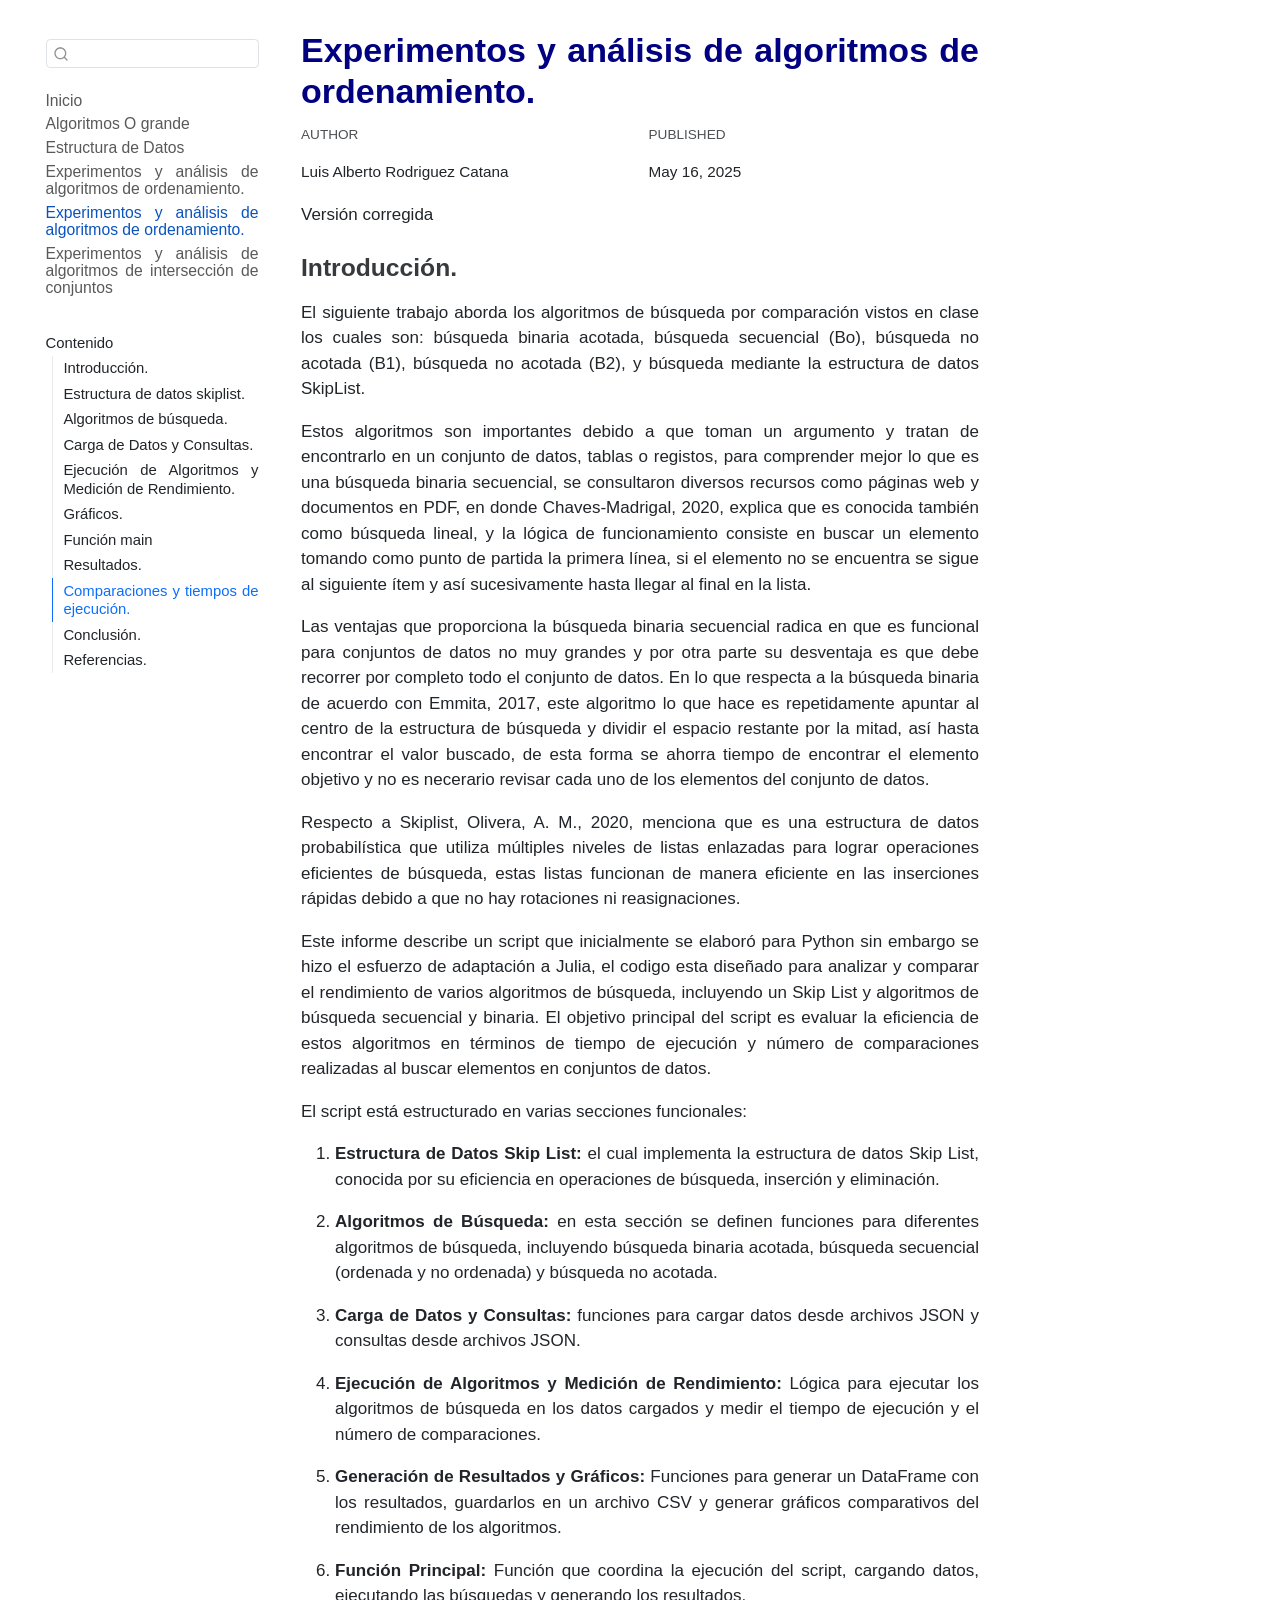
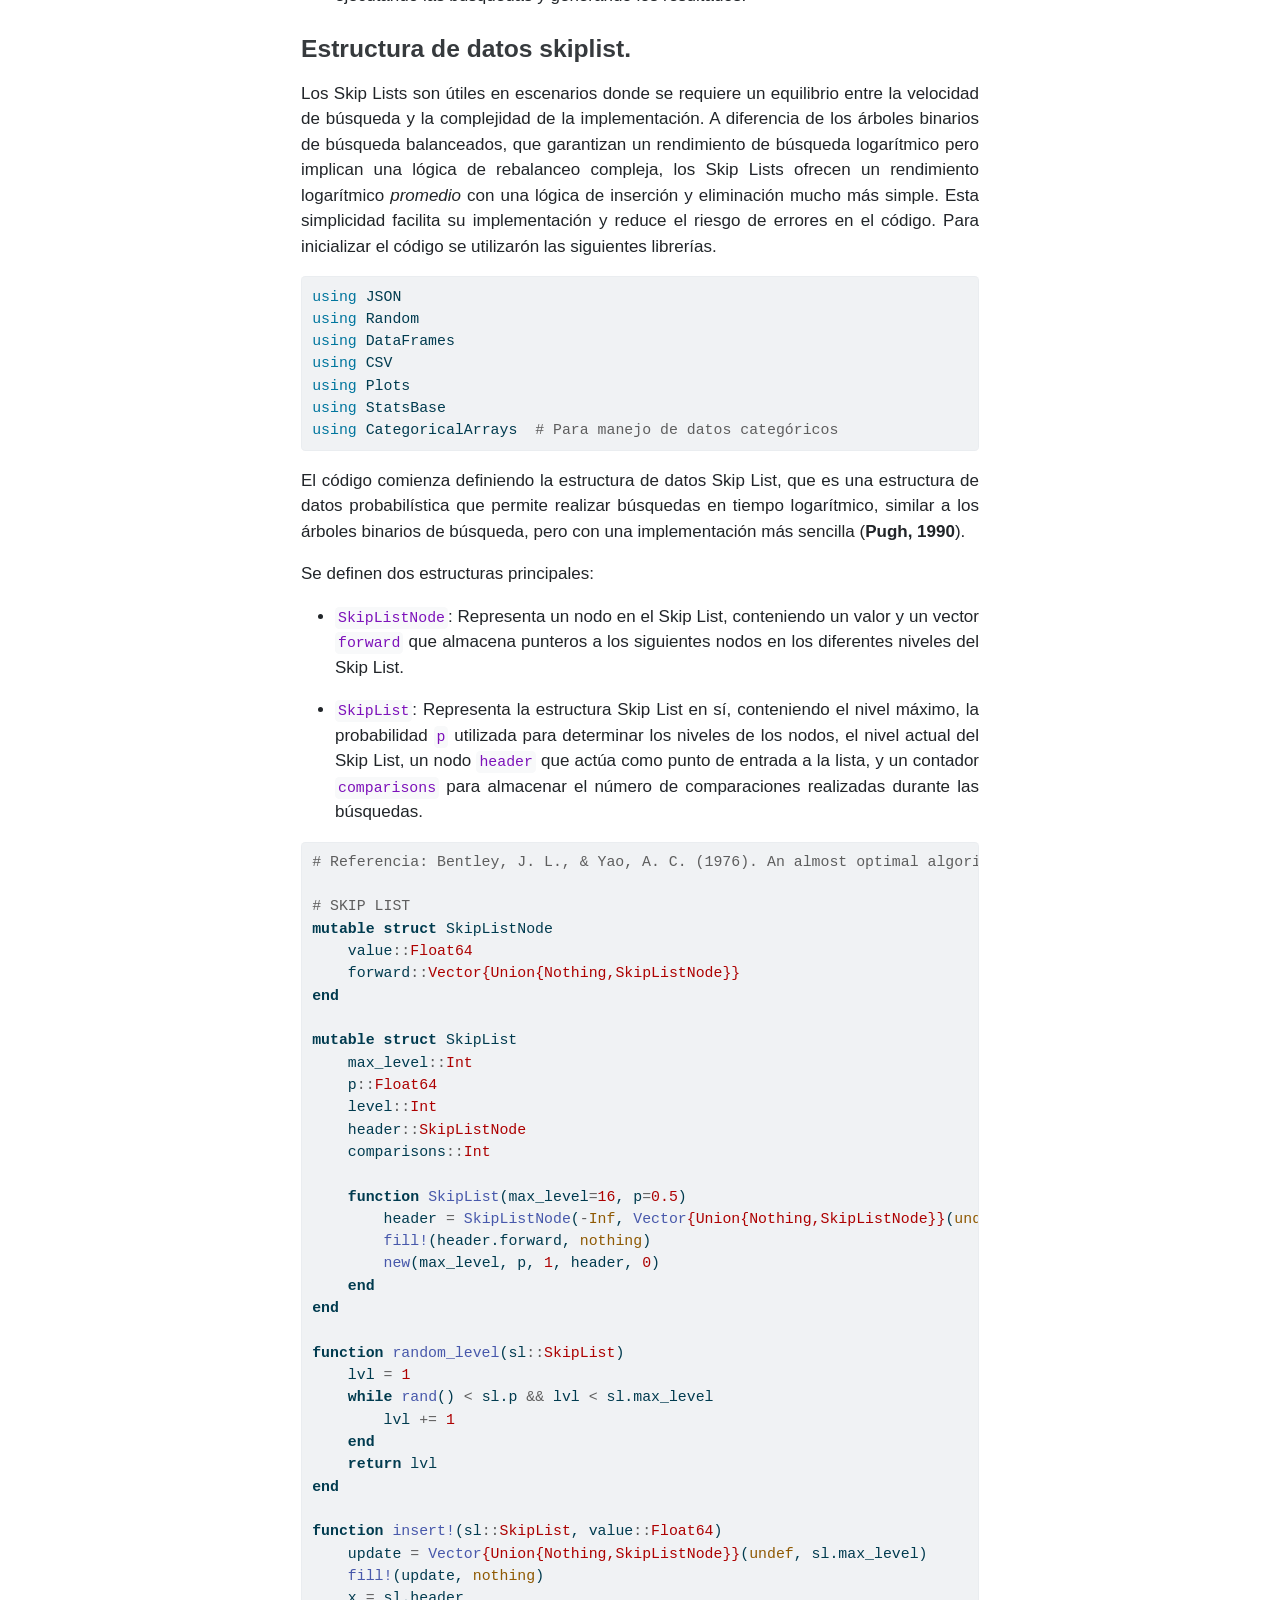
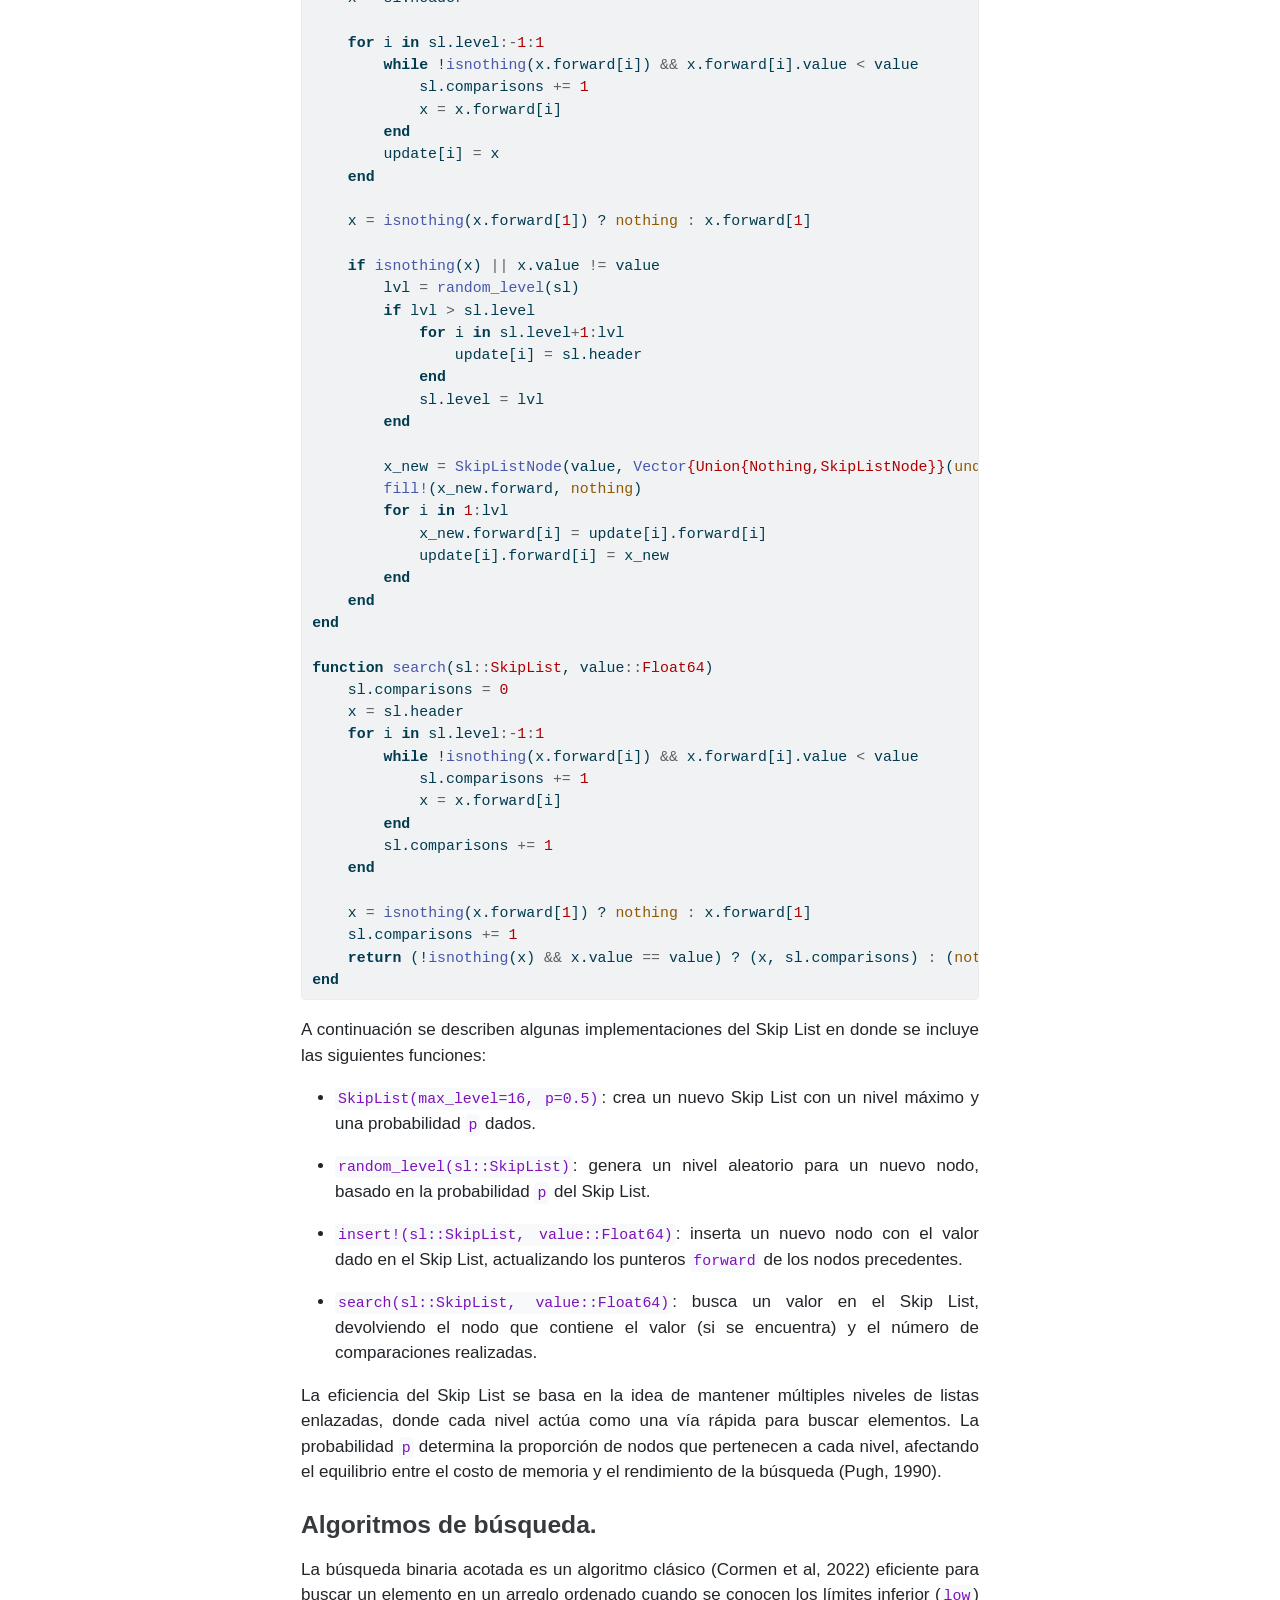
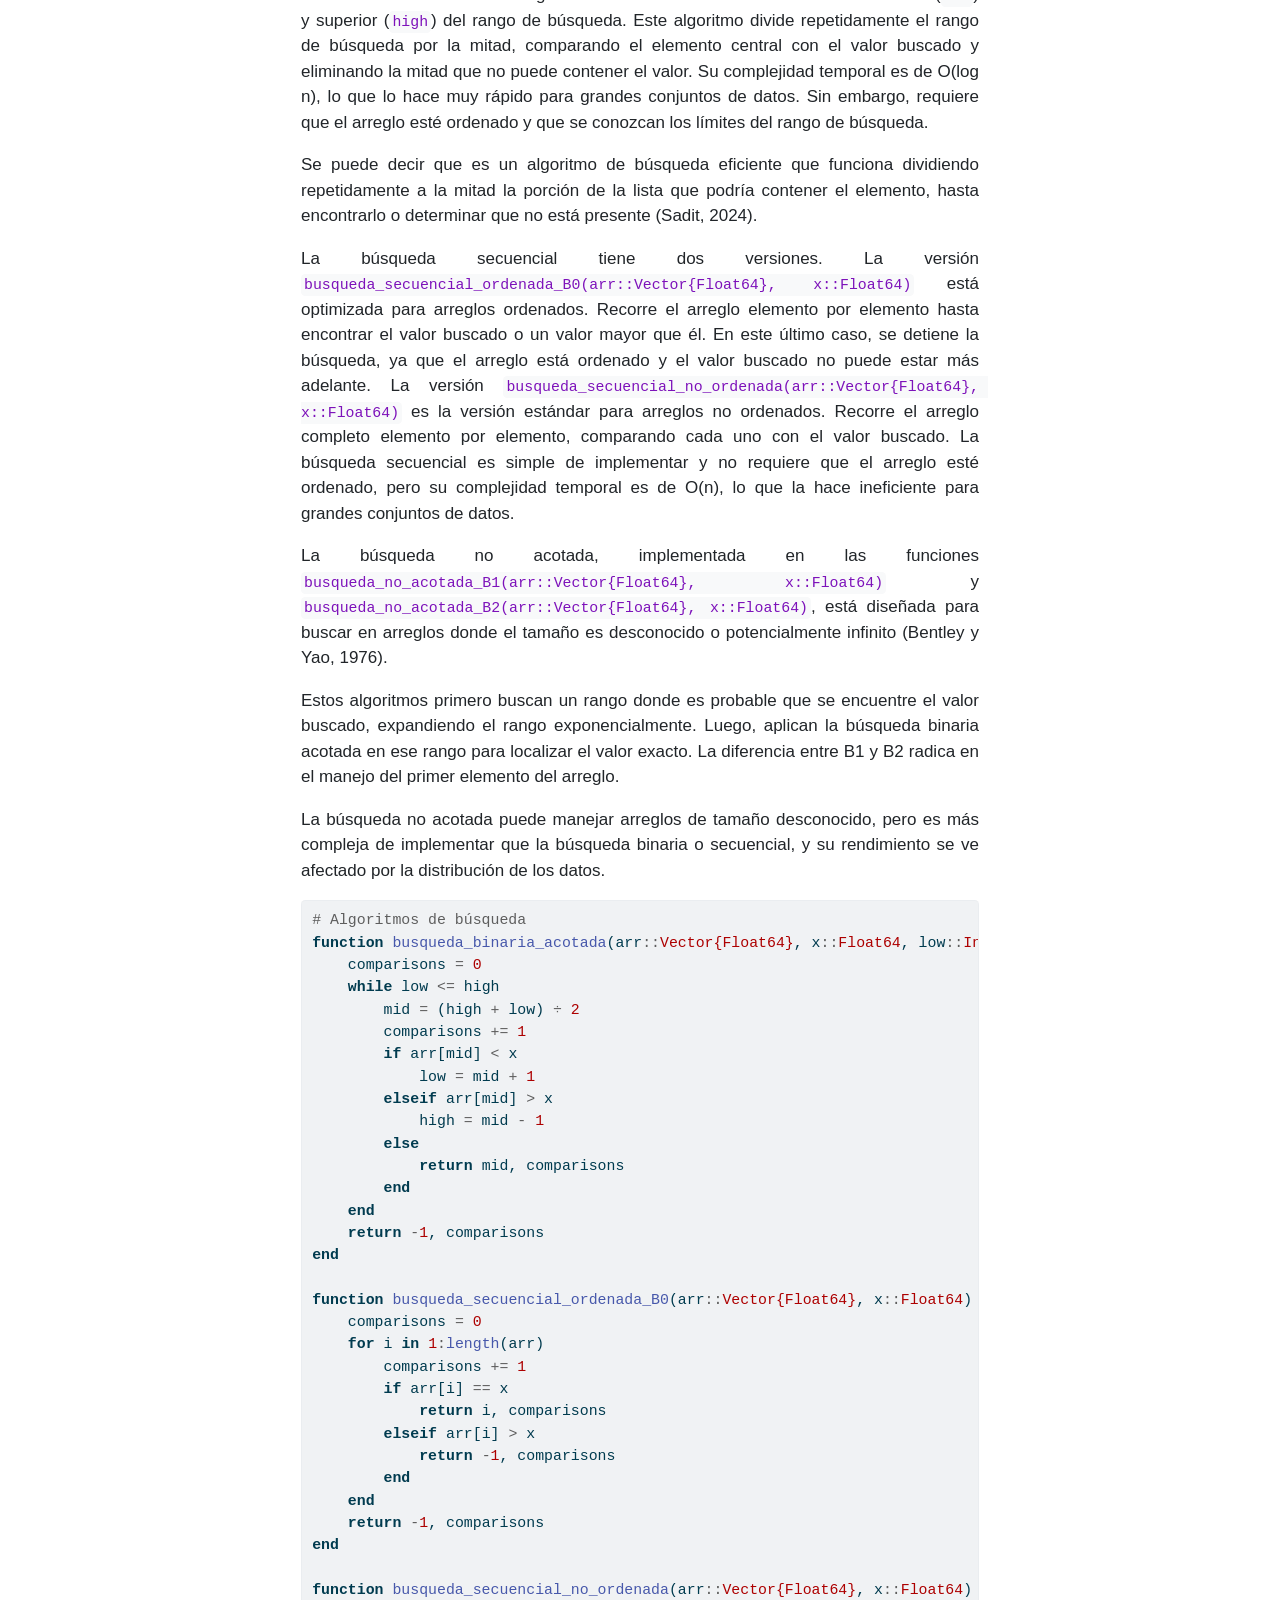
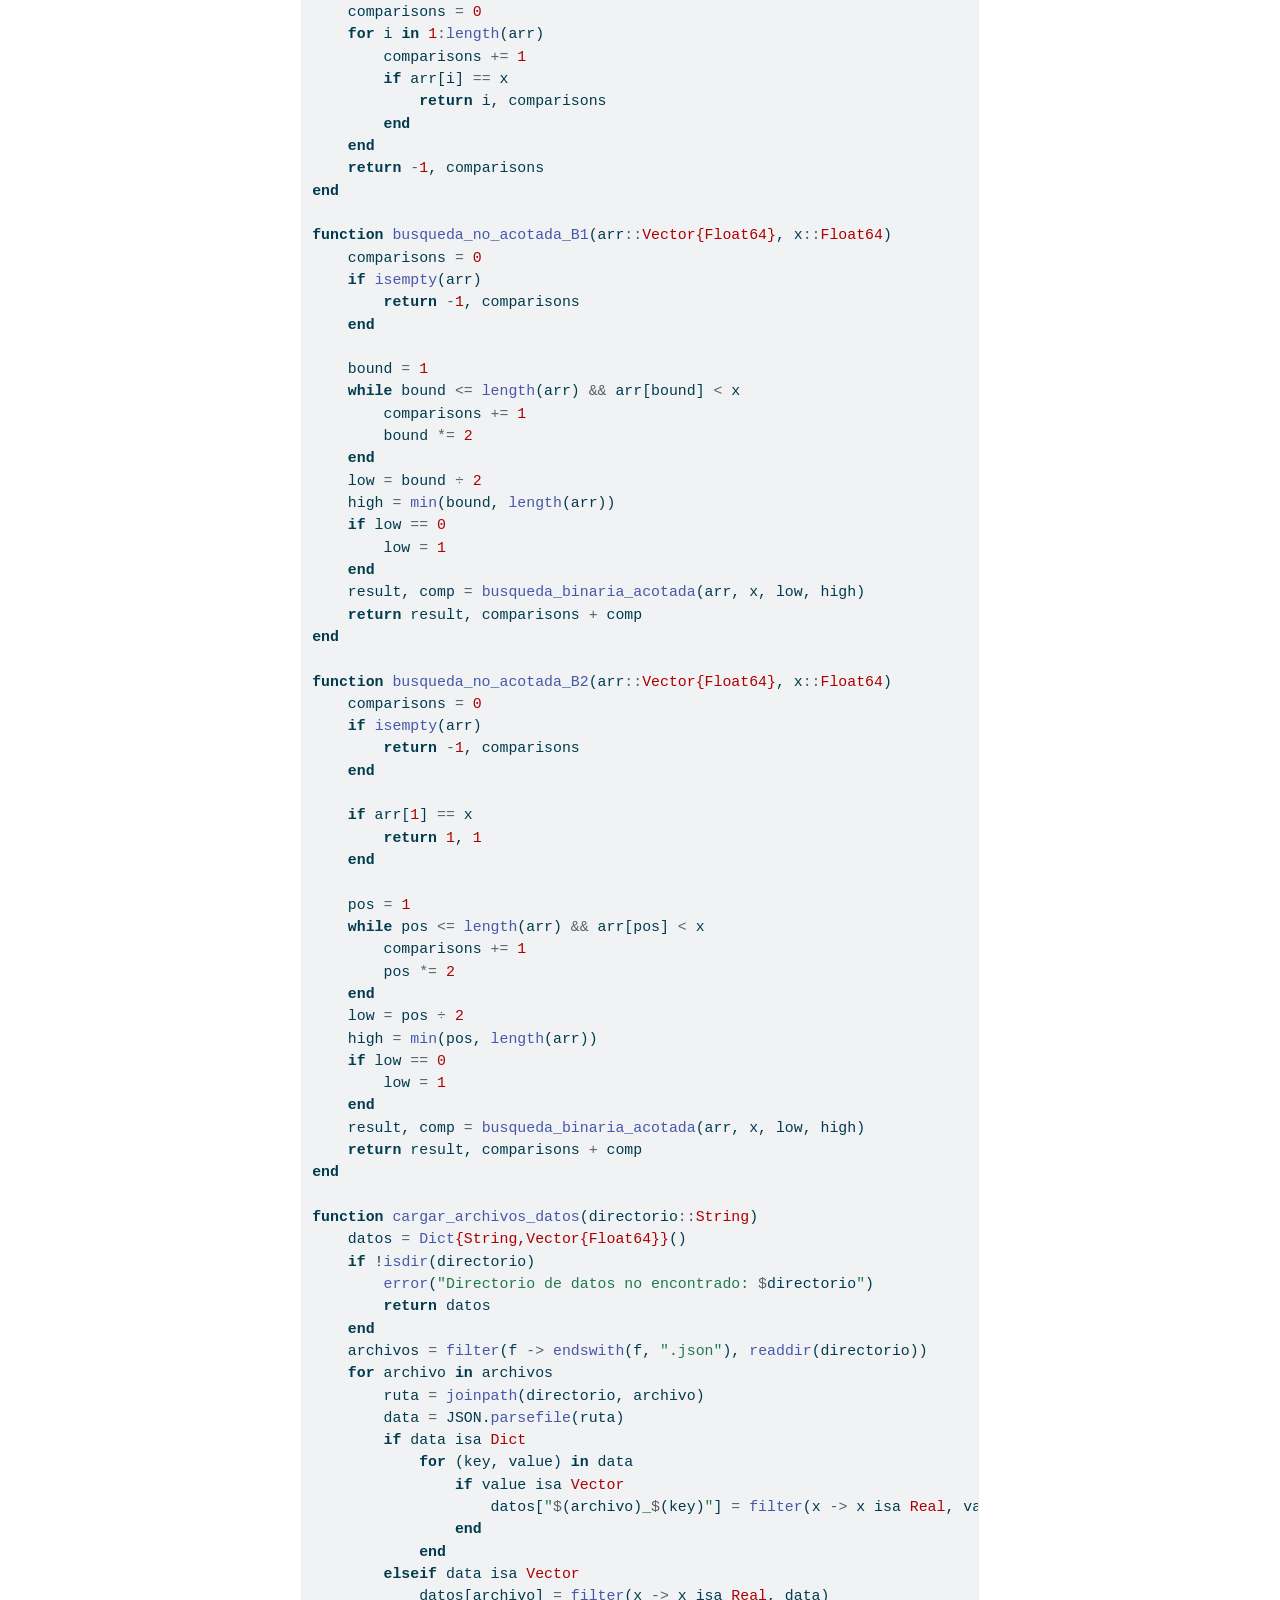
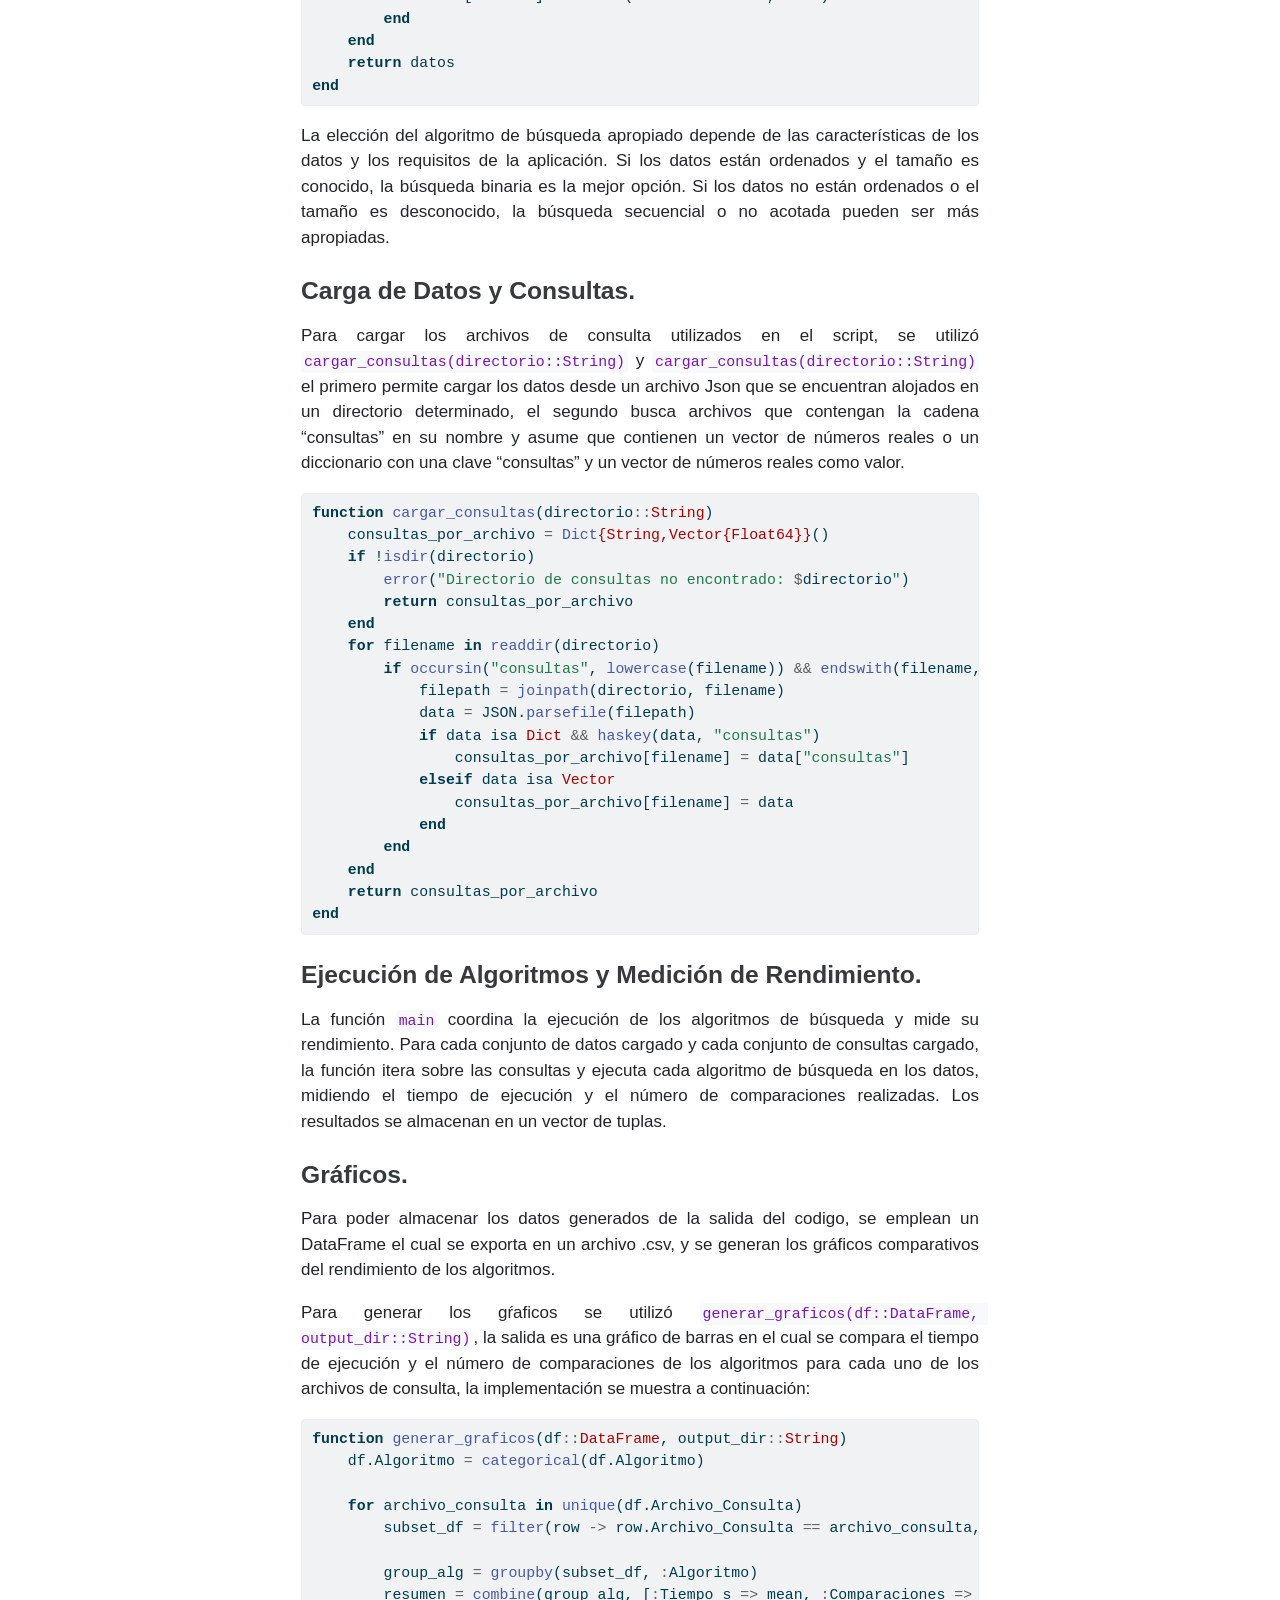
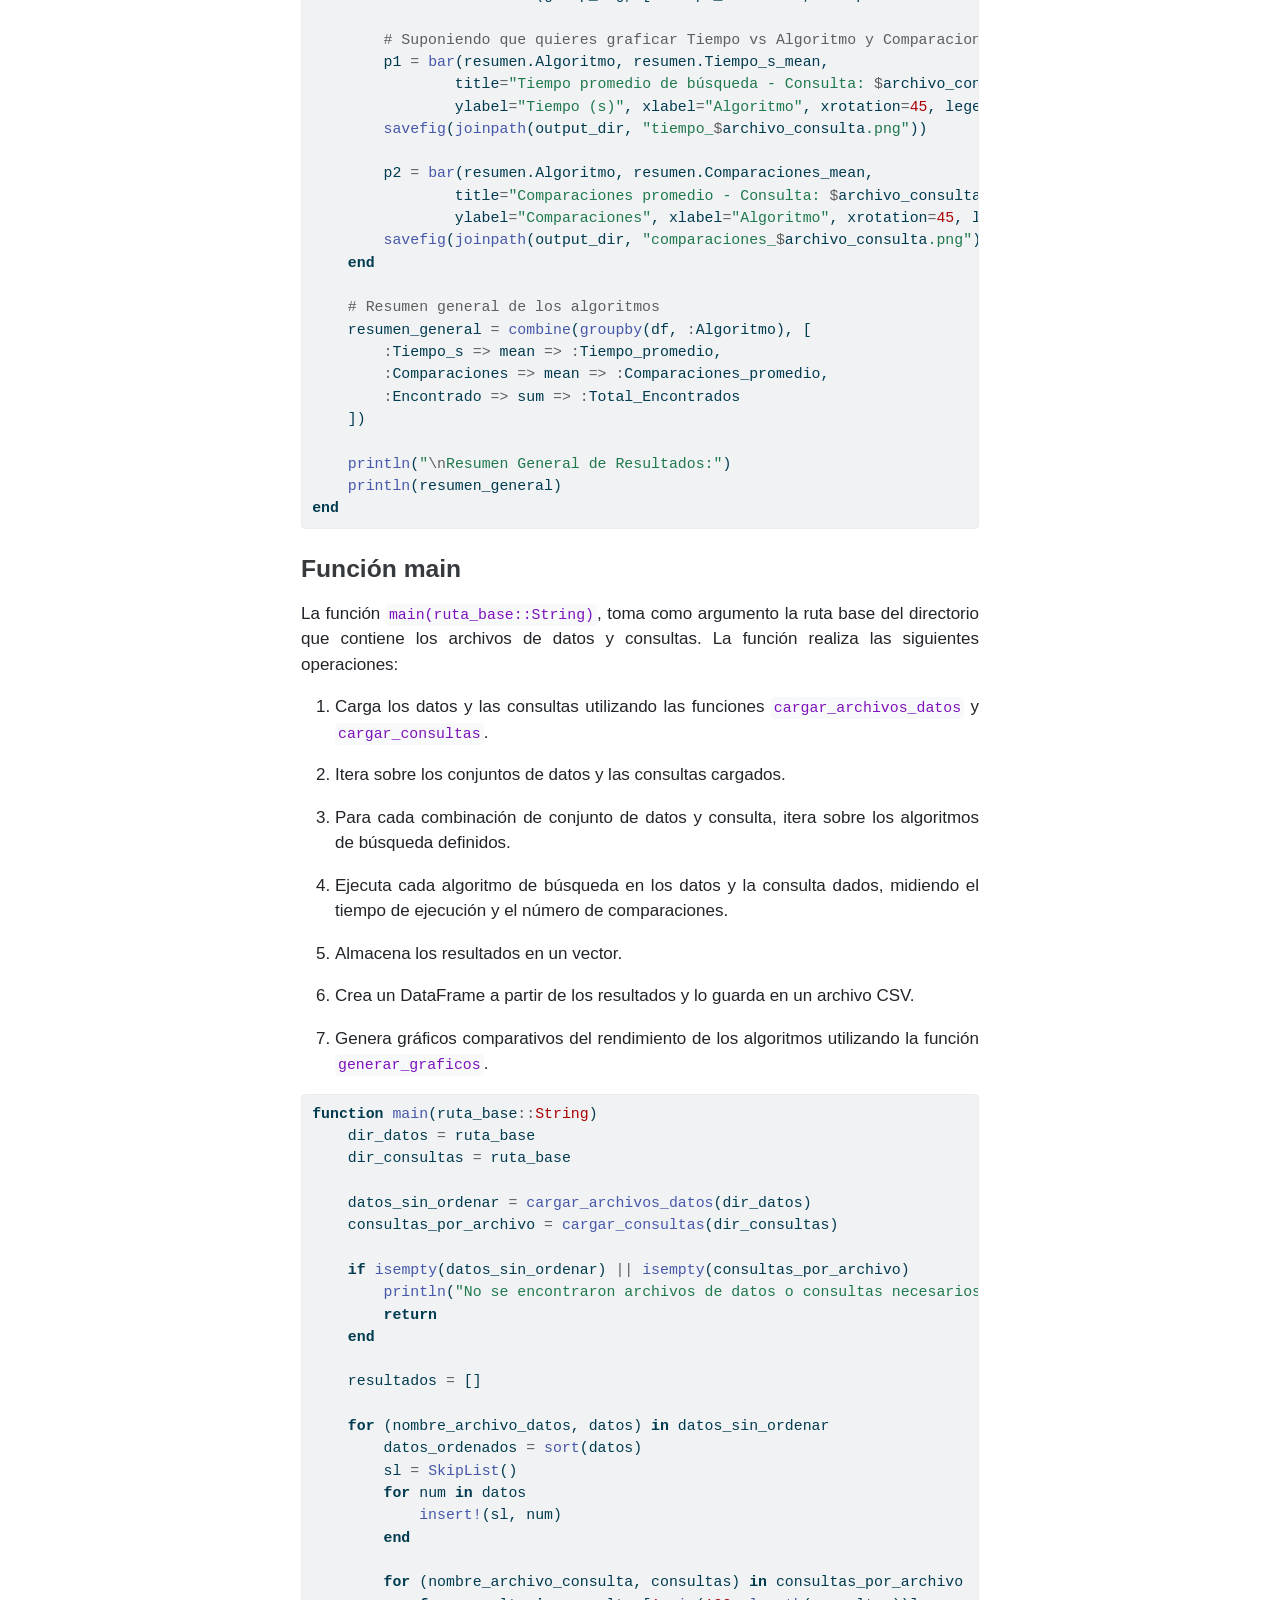
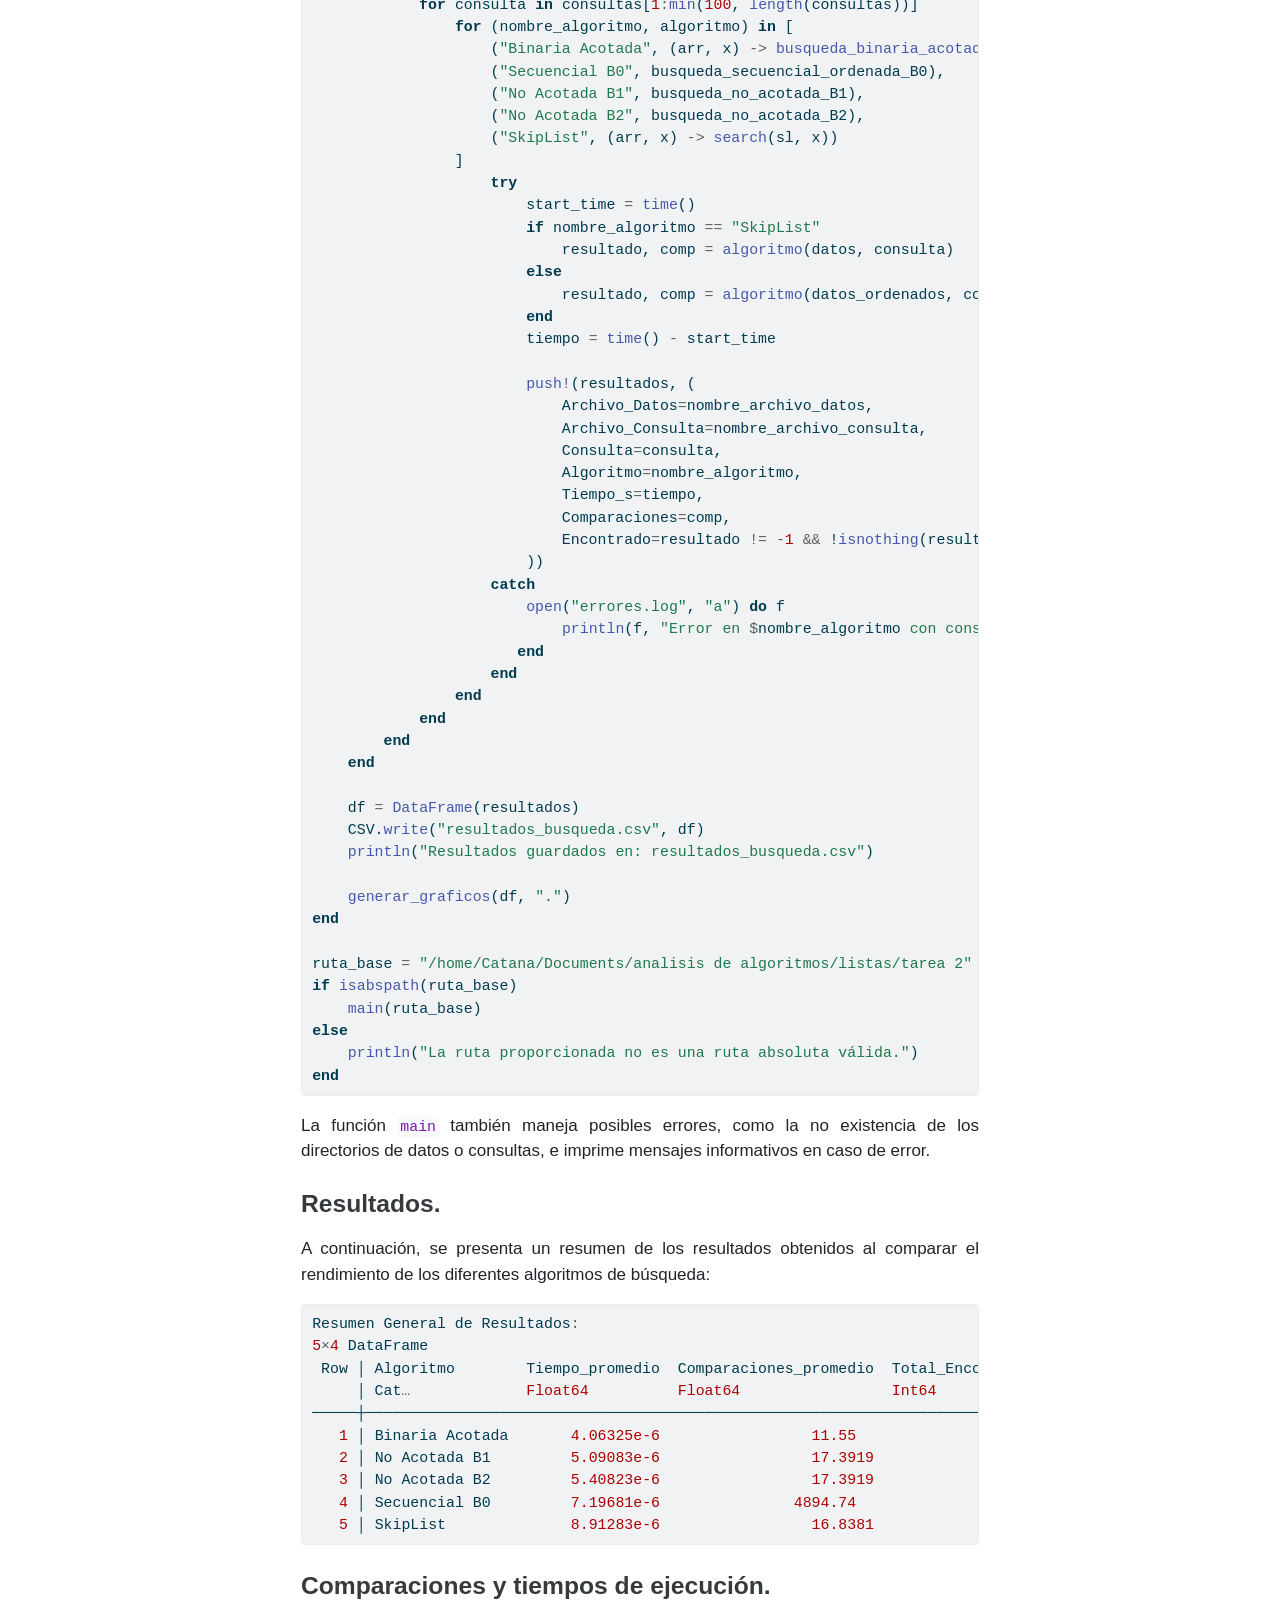
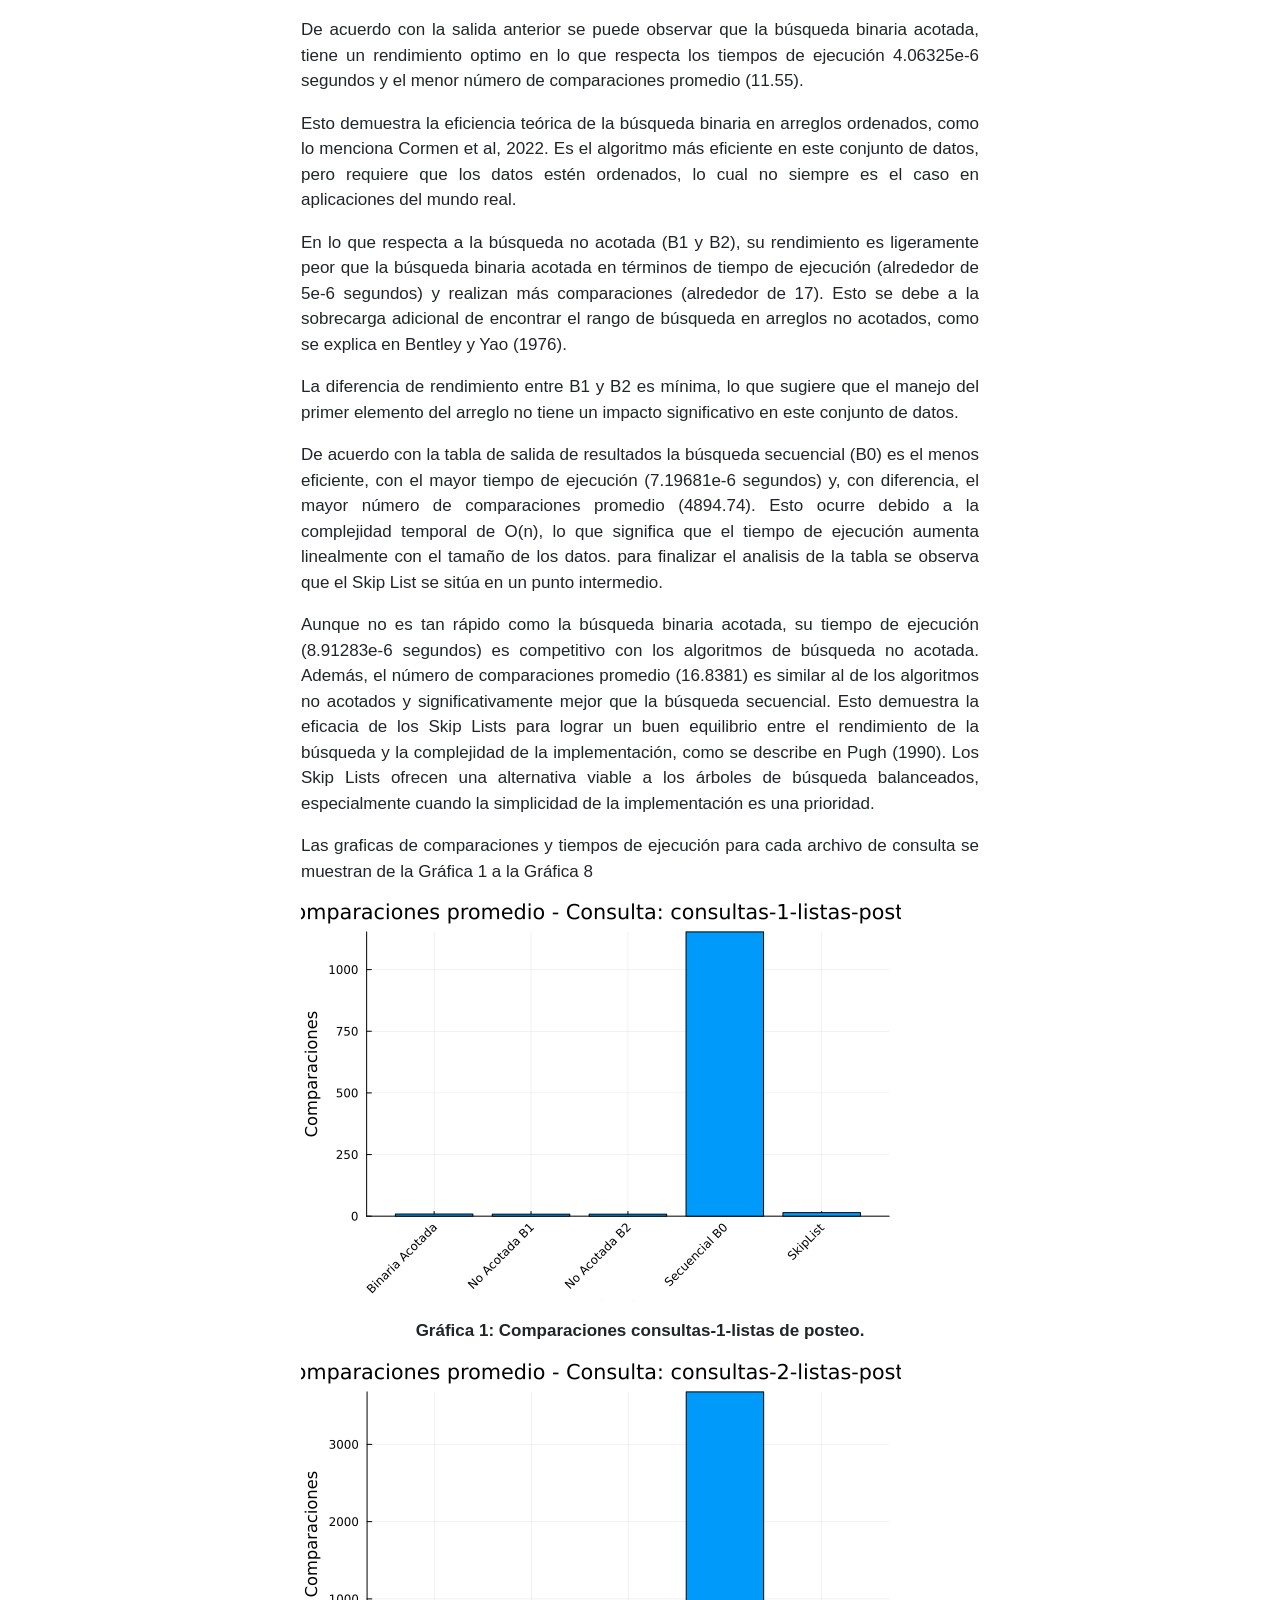
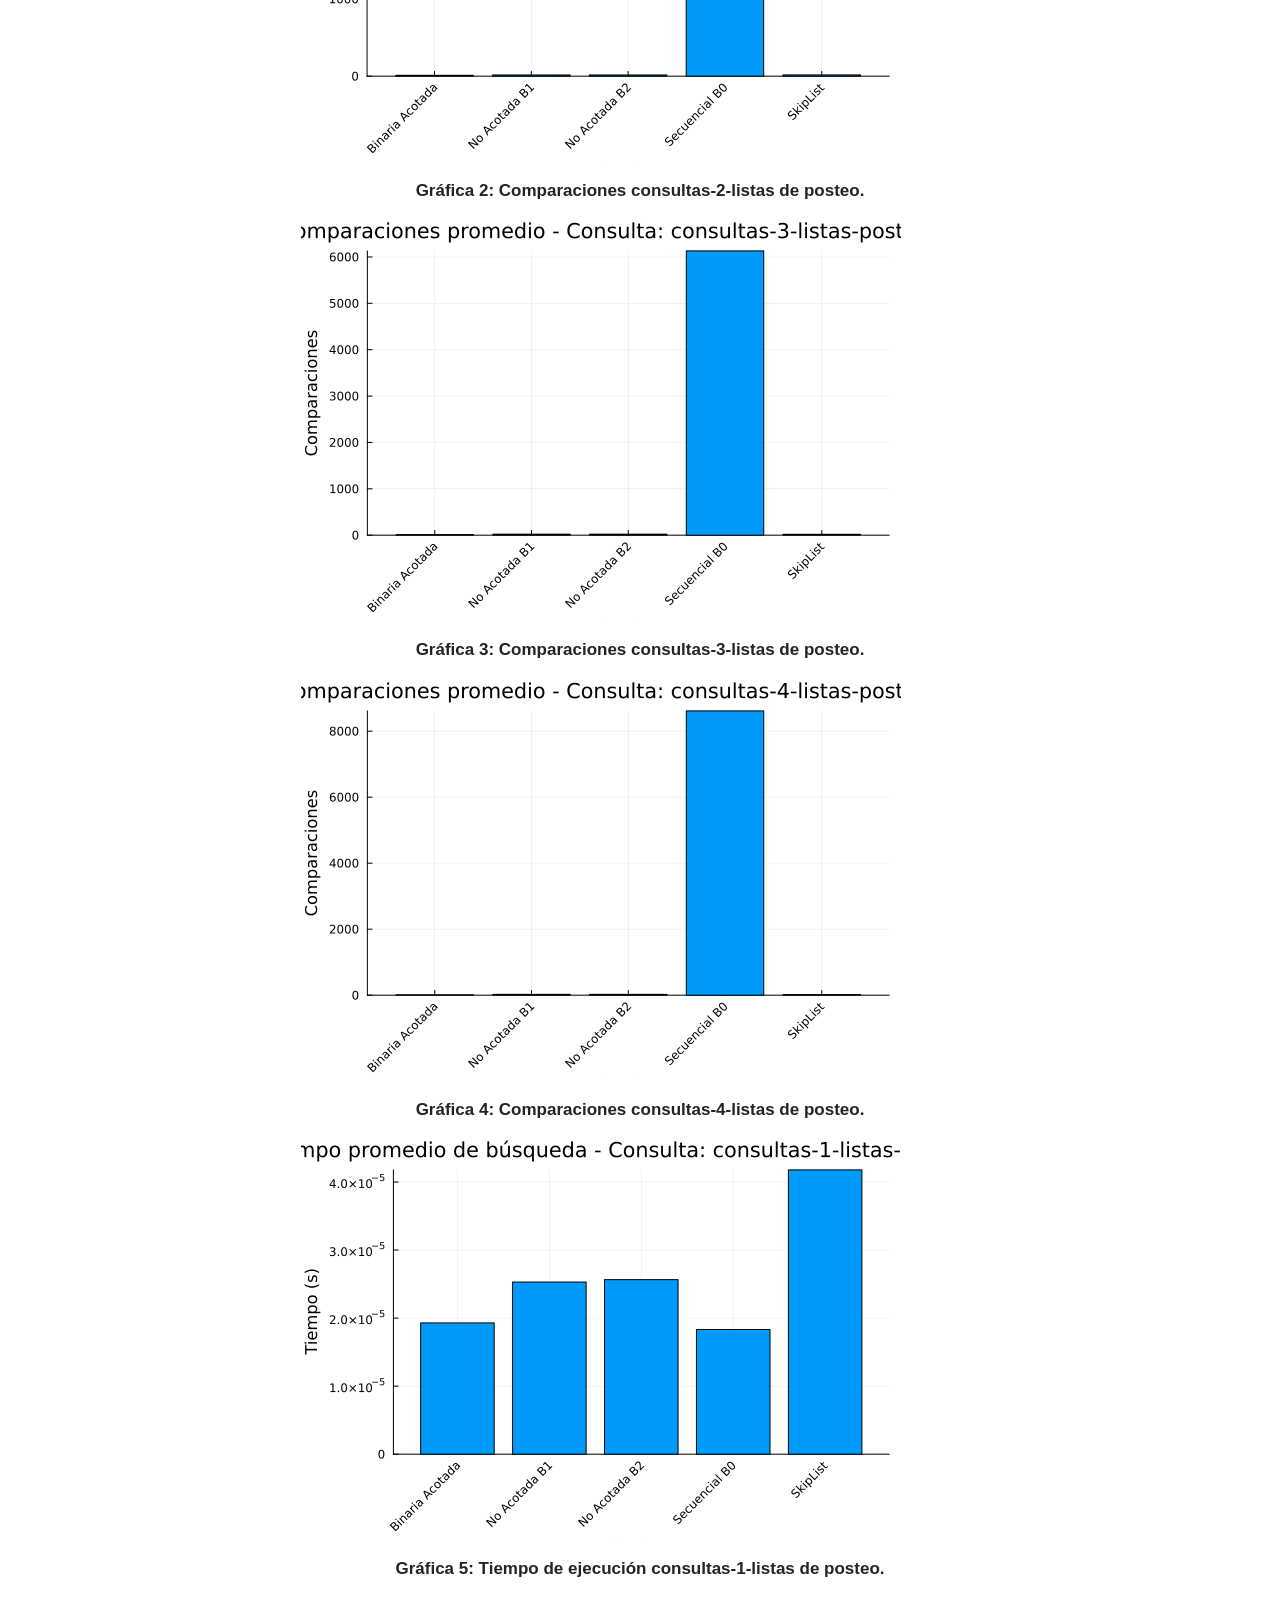
<file: docs/exp_4.html>
<!DOCTYPE html>
<html xmlns="http://www.w3.org/1999/xhtml" lang="en" xml:lang="en"><head>

<meta charset="utf-8">
<meta name="generator" content="quarto-1.6.42">

<meta name="viewport" content="width=device-width, initial-scale=1.0, user-scalable=yes">

<meta name="author" content="Luis Alberto Rodriguez Catana">
<meta name="dcterms.date" content="2025-05-16">

<title>Experimentos y análisis de algoritmos de ordenamiento.</title>
<style>
code{white-space: pre-wrap;}
span.smallcaps{font-variant: small-caps;}
div.columns{display: flex; gap: min(4vw, 1.5em);}
div.column{flex: auto; overflow-x: auto;}
div.hanging-indent{margin-left: 1.5em; text-indent: -1.5em;}
ul.task-list{list-style: none;}
ul.task-list li input[type="checkbox"] {
  width: 0.8em;
  margin: 0 0.8em 0.2em -1em; /* quarto-specific, see https://github.com/quarto-dev/quarto-cli/issues/4556 */ 
  vertical-align: middle;
}
/* CSS for syntax highlighting */
pre > code.sourceCode { white-space: pre; position: relative; }
pre > code.sourceCode > span { line-height: 1.25; }
pre > code.sourceCode > span:empty { height: 1.2em; }
.sourceCode { overflow: visible; }
code.sourceCode > span { color: inherit; text-decoration: inherit; }
div.sourceCode { margin: 1em 0; }
pre.sourceCode { margin: 0; }
@media screen {
div.sourceCode { overflow: auto; }
}
@media print {
pre > code.sourceCode { white-space: pre-wrap; }
pre > code.sourceCode > span { display: inline-block; text-indent: -5em; padding-left: 5em; }
}
pre.numberSource code
  { counter-reset: source-line 0; }
pre.numberSource code > span
  { position: relative; left: -4em; counter-increment: source-line; }
pre.numberSource code > span > a:first-child::before
  { content: counter(source-line);
    position: relative; left: -1em; text-align: right; vertical-align: baseline;
    border: none; display: inline-block;
    -webkit-touch-callout: none; -webkit-user-select: none;
    -khtml-user-select: none; -moz-user-select: none;
    -ms-user-select: none; user-select: none;
    padding: 0 4px; width: 4em;
  }
pre.numberSource { margin-left: 3em;  padding-left: 4px; }
div.sourceCode
  {   }
@media screen {
pre > code.sourceCode > span > a:first-child::before { text-decoration: underline; }
}
</style>


<script src="site_libs/quarto-nav/quarto-nav.js"></script>
<script src="site_libs/quarto-nav/headroom.min.js"></script>
<script src="site_libs/clipboard/clipboard.min.js"></script>
<script src="site_libs/quarto-search/autocomplete.umd.js"></script>
<script src="site_libs/quarto-search/fuse.min.js"></script>
<script src="site_libs/quarto-search/quarto-search.js"></script>
<meta name="quarto:offset" content="./">
<script src="site_libs/quarto-html/quarto.js"></script>
<script src="site_libs/quarto-html/popper.min.js"></script>
<script src="site_libs/quarto-html/tippy.umd.min.js"></script>
<script src="site_libs/quarto-html/anchor.min.js"></script>
<link href="site_libs/quarto-html/tippy.css" rel="stylesheet">
<link href="site_libs/quarto-html/quarto-syntax-highlighting-2f5df379a58b258e96c21c0638c20c03.css" rel="stylesheet" id="quarto-text-highlighting-styles">
<script src="site_libs/bootstrap/bootstrap.min.js"></script>
<link href="site_libs/bootstrap/bootstrap-icons.css" rel="stylesheet">
<link href="site_libs/bootstrap/bootstrap-d4be639c637f3db3c684c66cefad7e0c.min.css" rel="stylesheet" append-hash="true" id="quarto-bootstrap" data-mode="light">
<script id="quarto-search-options" type="application/json">{
  "location": "sidebar",
  "copy-button": false,
  "collapse-after": 3,
  "panel-placement": "start",
  "type": "textbox",
  "limit": 50,
  "keyboard-shortcut": [
    "f",
    "/",
    "s"
  ],
  "show-item-context": false,
  "language": {
    "search-no-results-text": "No results",
    "search-matching-documents-text": "matching documents",
    "search-copy-link-title": "Copy link to search",
    "search-hide-matches-text": "Hide additional matches",
    "search-more-match-text": "more match in this document",
    "search-more-matches-text": "more matches in this document",
    "search-clear-button-title": "Clear",
    "search-text-placeholder": "",
    "search-detached-cancel-button-title": "Cancel",
    "search-submit-button-title": "Submit",
    "search-label": "Search"
  }
}</script>


<link rel="stylesheet" href="styles.css">
</head>

<body class="nav-sidebar floating">

<div id="quarto-search-results"></div>
  <header id="quarto-header" class="headroom fixed-top">
  <nav class="quarto-secondary-nav">
    <div class="container-fluid d-flex">
      <button type="button" class="quarto-btn-toggle btn" data-bs-toggle="collapse" role="button" data-bs-target=".quarto-sidebar-collapse-item" aria-controls="quarto-sidebar" aria-expanded="false" aria-label="Toggle sidebar navigation" onclick="if (window.quartoToggleHeadroom) { window.quartoToggleHeadroom(); }">
        <i class="bi bi-layout-text-sidebar-reverse"></i>
      </button>
        <nav class="quarto-page-breadcrumbs" aria-label="breadcrumb"><ol class="breadcrumb"><li class="breadcrumb-item"><a href="./exp_4.html">Experimentos y análisis de algoritmos de ordenamiento.</a></li></ol></nav>
        <a class="flex-grow-1" role="navigation" data-bs-toggle="collapse" data-bs-target=".quarto-sidebar-collapse-item" aria-controls="quarto-sidebar" aria-expanded="false" aria-label="Toggle sidebar navigation" onclick="if (window.quartoToggleHeadroom) { window.quartoToggleHeadroom(); }">      
        </a>
      <button type="button" class="btn quarto-search-button" aria-label="Search" onclick="window.quartoOpenSearch();">
        <i class="bi bi-search"></i>
      </button>
    </div>
  </nav>
</header>
<!-- content -->
<div id="quarto-content" class="quarto-container page-columns page-rows-contents page-layout-article">
<!-- sidebar -->
  <nav id="quarto-sidebar" class="sidebar collapse collapse-horizontal quarto-sidebar-collapse-item sidebar-navigation floating overflow-auto">
        <div class="mt-2 flex-shrink-0 align-items-center">
        <div class="sidebar-search">
        <div id="quarto-search" class="" title="Search"></div>
        </div>
        </div>
    <div class="sidebar-menu-container"> 
    <ul class="list-unstyled mt-1">
        <li class="sidebar-item">
  <div class="sidebar-item-container"> 
  <a href="./index.html" class="sidebar-item-text sidebar-link">
 <span class="menu-text">Inicio</span></a>
  </div>
</li>
        <li class="sidebar-item">
  <div class="sidebar-item-container"> 
  <a href="./exp_1.html" class="sidebar-item-text sidebar-link">
 <span class="menu-text">Algoritmos O grande</span></a>
  </div>
</li>
        <li class="sidebar-item">
  <div class="sidebar-item-container"> 
  <a href="./exp_2.html" class="sidebar-item-text sidebar-link">
 <span class="menu-text">Estructura de Datos</span></a>
  </div>
</li>
        <li class="sidebar-item">
  <div class="sidebar-item-container"> 
  <a href="./exp_3.html" class="sidebar-item-text sidebar-link">
 <span class="menu-text">Experimentos y análisis de algoritmos de ordenamiento.</span></a>
  </div>
</li>
        <li class="sidebar-item">
  <div class="sidebar-item-container"> 
  <a href="./exp_4.html" class="sidebar-item-text sidebar-link active">
 <span class="menu-text">Experimentos y análisis de algoritmos de ordenamiento.</span></a>
  </div>
</li>
        <li class="sidebar-item">
  <div class="sidebar-item-container"> 
  <a href="./exp_5.html" class="sidebar-item-text sidebar-link">
 <span class="menu-text">Experimentos y análisis de algoritmos de intersección de conjuntos</span></a>
  </div>
</li>
    </ul>
    </div>
    <nav id="TOC" role="doc-toc" class="toc-active">
    <h2 id="toc-title">Contenido</h2>
   
  <ul>
  <li><a href="#introducción." id="toc-introducción." class="nav-link active" data-scroll-target="#introducción.">Introducción.</a></li>
  <li><a href="#estructura-de-datos-skiplist." id="toc-estructura-de-datos-skiplist." class="nav-link" data-scroll-target="#estructura-de-datos-skiplist.">Estructura de datos skiplist.</a></li>
  <li><a href="#algoritmos-de-búsqueda." id="toc-algoritmos-de-búsqueda." class="nav-link" data-scroll-target="#algoritmos-de-búsqueda.">Algoritmos de búsqueda.</a></li>
  <li><a href="#carga-de-datos-y-consultas." id="toc-carga-de-datos-y-consultas." class="nav-link" data-scroll-target="#carga-de-datos-y-consultas.">Carga de Datos y Consultas.</a></li>
  <li><a href="#ejecución-de-algoritmos-y-medición-de-rendimiento." id="toc-ejecución-de-algoritmos-y-medición-de-rendimiento." class="nav-link" data-scroll-target="#ejecución-de-algoritmos-y-medición-de-rendimiento.">Ejecución de Algoritmos y Medición de Rendimiento.</a></li>
  <li><a href="#gráficos." id="toc-gráficos." class="nav-link" data-scroll-target="#gráficos.">Gráficos.</a></li>
  <li><a href="#función-main" id="toc-función-main" class="nav-link" data-scroll-target="#función-main">Función main</a></li>
  <li><a href="#resultados." id="toc-resultados." class="nav-link" data-scroll-target="#resultados.">Resultados.</a></li>
  <li><a href="#comparaciones-y-tiempos-de-ejecución." id="toc-comparaciones-y-tiempos-de-ejecución." class="nav-link" data-scroll-target="#comparaciones-y-tiempos-de-ejecución.">Comparaciones y tiempos de ejecución.</a></li>
  <li><a href="#conclusión." id="toc-conclusión." class="nav-link" data-scroll-target="#conclusión.">Conclusión.</a></li>
  <li><a href="#referencias." id="toc-referencias." class="nav-link" data-scroll-target="#referencias.">Referencias.</a></li>
  </ul>
</nav>
</nav>
<div id="quarto-sidebar-glass" class="quarto-sidebar-collapse-item" data-bs-toggle="collapse" data-bs-target=".quarto-sidebar-collapse-item"></div>
<!-- margin-sidebar -->
    <div id="quarto-margin-sidebar" class="sidebar margin-sidebar zindex-bottom">
    </div>
<!-- main -->
<main class="content" id="quarto-document-content">

<header id="title-block-header" class="quarto-title-block default">
<div class="quarto-title">
<h1 class="title">Experimentos y análisis de algoritmos de ordenamiento.</h1>
</div>



<div class="quarto-title-meta">

    <div>
    <div class="quarto-title-meta-heading">Author</div>
    <div class="quarto-title-meta-contents">
             <p>Luis Alberto Rodriguez Catana </p>
          </div>
  </div>
    
    <div>
    <div class="quarto-title-meta-heading">Published</div>
    <div class="quarto-title-meta-contents">
      <p class="date">May 16, 2025</p>
    </div>
  </div>
  
    
  </div>
  


</header>


<style>
body {
  text-align: justify;
}
/* O para un párrafo específico */
p.justificado {
  text-align: justify;
}
</style>
<p>Versión corregida</p>
<section id="introducción." class="level3">
<h3 class="anchored" data-anchor-id="introducción.">Introducción.</h3>
<p>El siguiente trabajo aborda los algoritmos de búsqueda por comparación vistos en clase los cuales son: búsqueda binaria acotada, búsqueda secuencial (Bo), búsqueda no acotada (B1), búsqueda no acotada (B2), y búsqueda mediante la estructura de datos SkipList.</p>
<p>Estos algoritmos son importantes debido a que toman un argumento y tratan de encontrarlo en un conjunto de datos, tablas o registos, para comprender mejor lo que es una búsqueda binaria secuencial, se consultaron diversos recursos como páginas web y documentos en PDF, en donde Chaves-Madrigal, 2020, explica que es conocida también como búsqueda lineal, y la lógica de funcionamiento consiste en buscar un elemento tomando como punto de partida la primera línea, si el elemento no se encuentra se sigue al siguiente ítem y así sucesivamente hasta llegar al final en la lista.</p>
<p>Las ventajas que proporciona la búsqueda binaria secuencial radica en que es funcional para conjuntos de datos no muy grandes y por otra parte su desventaja es que debe recorrer por completo todo el conjunto de datos. En lo que respecta a la búsqueda binaria de acuerdo con Emmita, 2017, este algoritmo lo que hace es repetidamente apuntar al centro de la estructura de búsqueda y dividir el espacio restante por la mitad, así hasta encontrar el valor buscado, de esta forma se ahorra tiempo de encontrar el elemento objetivo y no es necerario revisar cada uno de los elementos del conjunto de datos.</p>
<p>Respecto a Skiplist, Olivera, A. M., 2020, menciona que es una estructura de datos probabilística que utiliza múltiples niveles de listas enlazadas para lograr operaciones eficientes de búsqueda, estas listas funcionan de manera eficiente en las inserciones rápidas debido a que no hay rotaciones ni reasignaciones.</p>
<p>Este informe describe un script que inicialmente se elaboró para Python sin embargo se hizo el esfuerzo de adaptación a Julia, el codigo esta diseñado para analizar y comparar el rendimiento de varios algoritmos de búsqueda, incluyendo un Skip List y algoritmos de búsqueda secuencial y binaria. El objetivo principal del script es evaluar la eficiencia de estos algoritmos en términos de tiempo de ejecución y número de comparaciones realizadas al buscar elementos en conjuntos de datos.</p>
<p>El script está estructurado en varias secciones funcionales:</p>
<ol type="1">
<li><p><strong>Estructura de Datos Skip List:</strong> el cual implementa la estructura de datos Skip List, conocida por su eficiencia en operaciones de búsqueda, inserción y eliminación.</p></li>
<li><p><strong>Algoritmos de Búsqueda:</strong> en esta sección se definen funciones para diferentes algoritmos de búsqueda, incluyendo búsqueda binaria acotada, búsqueda secuencial (ordenada y no ordenada) y búsqueda no acotada.</p></li>
<li><p><strong>Carga de Datos y Consultas:</strong> funciones para cargar datos desde archivos JSON y consultas desde archivos JSON.</p></li>
<li><p><strong>Ejecución de Algoritmos y Medición de Rendimiento:</strong> Lógica para ejecutar los algoritmos de búsqueda en los datos cargados y medir el tiempo de ejecución y el número de comparaciones.</p></li>
<li><p><strong>Generación de Resultados y Gráficos:</strong> Funciones para generar un DataFrame con los resultados, guardarlos en un archivo CSV y generar gráficos comparativos del rendimiento de los algoritmos.</p></li>
<li><p><strong>Función Principal:</strong> Función que coordina la ejecución del script, cargando datos, ejecutando las búsquedas y generando los resultados.</p></li>
</ol>
</section>
<section id="estructura-de-datos-skiplist." class="level3">
<h3 class="anchored" data-anchor-id="estructura-de-datos-skiplist.">Estructura de datos skiplist.</h3>
<p>Los Skip Lists son útiles en escenarios donde se requiere un equilibrio entre la velocidad de búsqueda y la complejidad de la implementación. A diferencia de los árboles binarios de búsqueda balanceados, que garantizan un rendimiento de búsqueda logarítmico pero implican una lógica de rebalanceo compleja, los Skip Lists ofrecen un rendimiento logarítmico <em>promedio</em> con una lógica de inserción y eliminación mucho más simple. Esta simplicidad facilita su implementación y reduce el riesgo de errores en el código. Para inicializar el código se utilizarón las siguientes librerías.</p>
<div class="sourceCode" id="cb1"><pre class="sourceCode julia code-with-copy"><code class="sourceCode julia"><span id="cb1-1"><a href="#cb1-1" aria-hidden="true" tabindex="-1"></a><span class="im">using</span> <span class="bu">JSON</span></span>
<span id="cb1-2"><a href="#cb1-2" aria-hidden="true" tabindex="-1"></a><span class="im">using</span> <span class="bu">Random</span></span>
<span id="cb1-3"><a href="#cb1-3" aria-hidden="true" tabindex="-1"></a><span class="im">using</span> <span class="bu">DataFrames</span></span>
<span id="cb1-4"><a href="#cb1-4" aria-hidden="true" tabindex="-1"></a><span class="im">using</span> <span class="bu">CSV</span></span>
<span id="cb1-5"><a href="#cb1-5" aria-hidden="true" tabindex="-1"></a><span class="im">using</span> <span class="bu">Plots</span></span>
<span id="cb1-6"><a href="#cb1-6" aria-hidden="true" tabindex="-1"></a><span class="im">using</span> <span class="bu">StatsBase</span></span>
<span id="cb1-7"><a href="#cb1-7" aria-hidden="true" tabindex="-1"></a><span class="im">using</span> <span class="bu">CategoricalArrays</span>&nbsp; <span class="co"># Para manejo de datos categóricos</span></span></code><button title="Copy to Clipboard" class="code-copy-button"><i class="bi"></i></button></pre></div>
<p>El código comienza definiendo la estructura de datos Skip List, que es una estructura de datos probabilística que permite realizar búsquedas en tiempo logarítmico, similar a los árboles binarios de búsqueda, pero con una implementación más sencilla (<strong>Pugh, 1990</strong>).</p>
<p>Se definen dos estructuras principales:</p>
<ul>
<li><p><code>SkipListNode</code>: Representa un nodo en el Skip List, conteniendo un valor y un vector <code>forward</code> que almacena punteros a los siguientes nodos en los diferentes niveles del Skip List.</p></li>
<li><p><code>SkipList</code>: Representa la estructura Skip List en sí, conteniendo el nivel máximo, la probabilidad <code>p</code> utilizada para determinar los niveles de los nodos, el nivel actual del Skip List, un nodo <code>header</code> que actúa como punto de entrada a la lista, y un contador <code>comparisons</code> para almacenar el número de comparaciones realizadas durante las búsquedas.</p></li>
</ul>
<div class="sourceCode" id="cb2"><pre class="sourceCode julia code-with-copy"><code class="sourceCode julia"><span id="cb2-1"><a href="#cb2-1" aria-hidden="true" tabindex="-1"></a><span class="co"># Referencia: Bentley, J. L., &amp; Yao, A. C. (1976). An almost optimal algorithm for unbounded searching.</span></span>
<span id="cb2-2"><a href="#cb2-2" aria-hidden="true" tabindex="-1"></a></span>
<span id="cb2-3"><a href="#cb2-3" aria-hidden="true" tabindex="-1"></a><span class="co"># SKIP LIST</span></span>
<span id="cb2-4"><a href="#cb2-4" aria-hidden="true" tabindex="-1"></a><span class="kw">mutable struct</span> SkipListNode</span>
<span id="cb2-5"><a href="#cb2-5" aria-hidden="true" tabindex="-1"></a>&nbsp;&nbsp;&nbsp; value<span class="op">::</span><span class="dt">Float64</span></span>
<span id="cb2-6"><a href="#cb2-6" aria-hidden="true" tabindex="-1"></a>&nbsp;&nbsp;&nbsp; forward<span class="op">::</span><span class="dt">Vector{Union{Nothing,SkipListNode}}</span></span>
<span id="cb2-7"><a href="#cb2-7" aria-hidden="true" tabindex="-1"></a><span class="kw">end</span></span>
<span id="cb2-8"><a href="#cb2-8" aria-hidden="true" tabindex="-1"></a></span>
<span id="cb2-9"><a href="#cb2-9" aria-hidden="true" tabindex="-1"></a><span class="kw">mutable struct</span> SkipList</span>
<span id="cb2-10"><a href="#cb2-10" aria-hidden="true" tabindex="-1"></a>&nbsp;&nbsp;&nbsp; max_level<span class="op">::</span><span class="dt">Int</span></span>
<span id="cb2-11"><a href="#cb2-11" aria-hidden="true" tabindex="-1"></a>&nbsp;&nbsp;&nbsp; p<span class="op">::</span><span class="dt">Float64</span></span>
<span id="cb2-12"><a href="#cb2-12" aria-hidden="true" tabindex="-1"></a>&nbsp;&nbsp;&nbsp; level<span class="op">::</span><span class="dt">Int</span></span>
<span id="cb2-13"><a href="#cb2-13" aria-hidden="true" tabindex="-1"></a>&nbsp;&nbsp;&nbsp; header<span class="op">::</span><span class="dt">SkipListNode</span></span>
<span id="cb2-14"><a href="#cb2-14" aria-hidden="true" tabindex="-1"></a>&nbsp;&nbsp;&nbsp; comparisons<span class="op">::</span><span class="dt">Int</span></span>
<span id="cb2-15"><a href="#cb2-15" aria-hidden="true" tabindex="-1"></a></span>
<span id="cb2-16"><a href="#cb2-16" aria-hidden="true" tabindex="-1"></a>&nbsp;&nbsp;&nbsp; <span class="kw">function</span> <span class="fu">SkipList</span>(max_level<span class="op">=</span><span class="fl">16</span>, p<span class="op">=</span><span class="fl">0.5</span>)</span>
<span id="cb2-17"><a href="#cb2-17" aria-hidden="true" tabindex="-1"></a>&nbsp;&nbsp;&nbsp;&nbsp;&nbsp;&nbsp;&nbsp; header <span class="op">=</span> <span class="fu">SkipListNode</span>(<span class="op">-</span><span class="cn">Inf</span>, <span class="fu">Vector</span><span class="dt">{Union{Nothing,SkipListNode}}</span>(<span class="cn">undef</span>, max_level))</span>
<span id="cb2-18"><a href="#cb2-18" aria-hidden="true" tabindex="-1"></a>&nbsp;&nbsp;&nbsp;&nbsp;&nbsp;&nbsp;&nbsp; <span class="fu">fill!</span>(header.forward, <span class="cn">nothing</span>)</span>
<span id="cb2-19"><a href="#cb2-19" aria-hidden="true" tabindex="-1"></a>&nbsp;&nbsp;&nbsp;&nbsp;&nbsp;&nbsp;&nbsp; <span class="fu">new</span>(max_level, p, <span class="fl">1</span>, header, <span class="fl">0</span>)</span>
<span id="cb2-20"><a href="#cb2-20" aria-hidden="true" tabindex="-1"></a>&nbsp;&nbsp;&nbsp; <span class="kw">end</span></span>
<span id="cb2-21"><a href="#cb2-21" aria-hidden="true" tabindex="-1"></a><span class="kw">end</span></span>
<span id="cb2-22"><a href="#cb2-22" aria-hidden="true" tabindex="-1"></a></span>
<span id="cb2-23"><a href="#cb2-23" aria-hidden="true" tabindex="-1"></a><span class="kw">function</span> <span class="fu">random_level</span>(sl<span class="op">::</span><span class="dt">SkipList</span>)</span>
<span id="cb2-24"><a href="#cb2-24" aria-hidden="true" tabindex="-1"></a>&nbsp;&nbsp;&nbsp; lvl <span class="op">=</span> <span class="fl">1</span></span>
<span id="cb2-25"><a href="#cb2-25" aria-hidden="true" tabindex="-1"></a>&nbsp;&nbsp;&nbsp; <span class="cf">while</span> <span class="fu">rand</span>() <span class="op">&lt;</span> sl.p <span class="op">&amp;&amp;</span> lvl <span class="op">&lt;</span> sl.max_level</span>
<span id="cb2-26"><a href="#cb2-26" aria-hidden="true" tabindex="-1"></a>&nbsp;&nbsp;&nbsp;&nbsp;&nbsp;&nbsp;&nbsp; lvl <span class="op">+=</span> <span class="fl">1</span></span>
<span id="cb2-27"><a href="#cb2-27" aria-hidden="true" tabindex="-1"></a>&nbsp;&nbsp;&nbsp; <span class="cf">end</span></span>
<span id="cb2-28"><a href="#cb2-28" aria-hidden="true" tabindex="-1"></a>&nbsp;&nbsp;&nbsp; <span class="cf">return</span> lvl</span>
<span id="cb2-29"><a href="#cb2-29" aria-hidden="true" tabindex="-1"></a><span class="kw">end</span></span>
<span id="cb2-30"><a href="#cb2-30" aria-hidden="true" tabindex="-1"></a></span>
<span id="cb2-31"><a href="#cb2-31" aria-hidden="true" tabindex="-1"></a><span class="kw">function</span> <span class="fu">insert!</span>(sl<span class="op">::</span><span class="dt">SkipList</span>, value<span class="op">::</span><span class="dt">Float64</span>)</span>
<span id="cb2-32"><a href="#cb2-32" aria-hidden="true" tabindex="-1"></a>&nbsp;&nbsp;&nbsp; update <span class="op">=</span> <span class="fu">Vector</span><span class="dt">{Union{Nothing,SkipListNode}}</span>(<span class="cn">undef</span>, sl.max_level)</span>
<span id="cb2-33"><a href="#cb2-33" aria-hidden="true" tabindex="-1"></a>&nbsp;&nbsp;&nbsp; <span class="fu">fill!</span>(update, <span class="cn">nothing</span>)</span>
<span id="cb2-34"><a href="#cb2-34" aria-hidden="true" tabindex="-1"></a>&nbsp;&nbsp;&nbsp; x <span class="op">=</span> sl.header</span>
<span id="cb2-35"><a href="#cb2-35" aria-hidden="true" tabindex="-1"></a></span>
<span id="cb2-36"><a href="#cb2-36" aria-hidden="true" tabindex="-1"></a>&nbsp;&nbsp;&nbsp; <span class="cf">for</span> i <span class="kw">in</span> sl.level<span class="op">:-</span><span class="fl">1</span><span class="op">:</span><span class="fl">1</span></span>
<span id="cb2-37"><a href="#cb2-37" aria-hidden="true" tabindex="-1"></a>&nbsp;&nbsp;&nbsp;&nbsp;&nbsp;&nbsp;&nbsp; <span class="cf">while</span> !<span class="fu">isnothing</span>(x.forward[i]) <span class="op">&amp;&amp;</span> x.forward[i].value <span class="op">&lt;</span> value</span>
<span id="cb2-38"><a href="#cb2-38" aria-hidden="true" tabindex="-1"></a>&nbsp;&nbsp;&nbsp;&nbsp;&nbsp;&nbsp;&nbsp;&nbsp;&nbsp;&nbsp;&nbsp; sl.comparisons <span class="op">+=</span> <span class="fl">1</span></span>
<span id="cb2-39"><a href="#cb2-39" aria-hidden="true" tabindex="-1"></a>&nbsp;&nbsp;&nbsp;&nbsp;&nbsp;&nbsp;&nbsp;&nbsp;&nbsp;&nbsp;&nbsp; x <span class="op">=</span> x.forward[i]</span>
<span id="cb2-40"><a href="#cb2-40" aria-hidden="true" tabindex="-1"></a>&nbsp;&nbsp;&nbsp;&nbsp;&nbsp;&nbsp;&nbsp; <span class="cf">end</span></span>
<span id="cb2-41"><a href="#cb2-41" aria-hidden="true" tabindex="-1"></a>&nbsp;&nbsp;&nbsp;&nbsp;&nbsp;&nbsp;&nbsp; update[i] <span class="op">=</span> x</span>
<span id="cb2-42"><a href="#cb2-42" aria-hidden="true" tabindex="-1"></a>&nbsp;&nbsp;&nbsp; <span class="cf">end</span></span>
<span id="cb2-43"><a href="#cb2-43" aria-hidden="true" tabindex="-1"></a></span>
<span id="cb2-44"><a href="#cb2-44" aria-hidden="true" tabindex="-1"></a>&nbsp;&nbsp;&nbsp; x <span class="op">=</span> <span class="fu">isnothing</span>(x.forward[<span class="fl">1</span>]) ? <span class="cn">nothing</span> <span class="op">:</span> x.forward[<span class="fl">1</span>]</span>
<span id="cb2-45"><a href="#cb2-45" aria-hidden="true" tabindex="-1"></a></span>
<span id="cb2-46"><a href="#cb2-46" aria-hidden="true" tabindex="-1"></a>&nbsp;&nbsp;&nbsp; <span class="cf">if</span> <span class="fu">isnothing</span>(x) <span class="op">||</span> x.value <span class="op">!=</span> value</span>
<span id="cb2-47"><a href="#cb2-47" aria-hidden="true" tabindex="-1"></a>&nbsp;&nbsp;&nbsp;&nbsp;&nbsp;&nbsp;&nbsp; lvl <span class="op">=</span> <span class="fu">random_level</span>(sl)</span>
<span id="cb2-48"><a href="#cb2-48" aria-hidden="true" tabindex="-1"></a>&nbsp;&nbsp;&nbsp;&nbsp;&nbsp;&nbsp;&nbsp; <span class="cf">if</span> lvl <span class="op">&gt;</span> sl.level</span>
<span id="cb2-49"><a href="#cb2-49" aria-hidden="true" tabindex="-1"></a>&nbsp;&nbsp;&nbsp;&nbsp;&nbsp;&nbsp;&nbsp;&nbsp;&nbsp;&nbsp;&nbsp; <span class="cf">for</span> i <span class="kw">in</span> sl.level<span class="op">+</span><span class="fl">1</span><span class="op">:</span>lvl</span>
<span id="cb2-50"><a href="#cb2-50" aria-hidden="true" tabindex="-1"></a>&nbsp;&nbsp;&nbsp;&nbsp;&nbsp;&nbsp;&nbsp;&nbsp;&nbsp;&nbsp;&nbsp;&nbsp;&nbsp;&nbsp;&nbsp; update[i] <span class="op">=</span> sl.header</span>
<span id="cb2-51"><a href="#cb2-51" aria-hidden="true" tabindex="-1"></a>&nbsp;&nbsp;&nbsp;&nbsp;&nbsp;&nbsp;&nbsp;&nbsp;&nbsp;&nbsp;&nbsp; <span class="cf">end</span></span>
<span id="cb2-52"><a href="#cb2-52" aria-hidden="true" tabindex="-1"></a>&nbsp;&nbsp;&nbsp;&nbsp;&nbsp;&nbsp;&nbsp;&nbsp;&nbsp;&nbsp;&nbsp; sl.level <span class="op">=</span> lvl</span>
<span id="cb2-53"><a href="#cb2-53" aria-hidden="true" tabindex="-1"></a>&nbsp;&nbsp;&nbsp;&nbsp;&nbsp;&nbsp;&nbsp; <span class="cf">end</span></span>
<span id="cb2-54"><a href="#cb2-54" aria-hidden="true" tabindex="-1"></a></span>
<span id="cb2-55"><a href="#cb2-55" aria-hidden="true" tabindex="-1"></a>&nbsp;&nbsp;&nbsp;&nbsp;&nbsp;&nbsp;&nbsp; x_new <span class="op">=</span> <span class="fu">SkipListNode</span>(value, <span class="fu">Vector</span><span class="dt">{Union{Nothing,SkipListNode}}</span>(<span class="cn">undef</span>, lvl))</span>
<span id="cb2-56"><a href="#cb2-56" aria-hidden="true" tabindex="-1"></a>&nbsp;&nbsp;&nbsp;&nbsp;&nbsp;&nbsp;&nbsp; <span class="fu">fill!</span>(x_new.forward, <span class="cn">nothing</span>)</span>
<span id="cb2-57"><a href="#cb2-57" aria-hidden="true" tabindex="-1"></a>&nbsp;&nbsp;&nbsp;&nbsp;&nbsp;&nbsp;&nbsp; <span class="cf">for</span> i <span class="kw">in</span> <span class="fl">1</span><span class="op">:</span>lvl</span>
<span id="cb2-58"><a href="#cb2-58" aria-hidden="true" tabindex="-1"></a>&nbsp;&nbsp;&nbsp;&nbsp;&nbsp;&nbsp;&nbsp;&nbsp;&nbsp;&nbsp;&nbsp; x_new.forward[i] <span class="op">=</span> update[i].forward[i]</span>
<span id="cb2-59"><a href="#cb2-59" aria-hidden="true" tabindex="-1"></a>&nbsp;&nbsp;&nbsp;&nbsp;&nbsp;&nbsp;&nbsp;&nbsp;&nbsp;&nbsp;&nbsp; update[i].forward[i] <span class="op">=</span> x_new</span>
<span id="cb2-60"><a href="#cb2-60" aria-hidden="true" tabindex="-1"></a>&nbsp;&nbsp;&nbsp;&nbsp;&nbsp;&nbsp;&nbsp; <span class="cf">end</span></span>
<span id="cb2-61"><a href="#cb2-61" aria-hidden="true" tabindex="-1"></a>&nbsp;&nbsp;&nbsp; <span class="cf">end</span></span>
<span id="cb2-62"><a href="#cb2-62" aria-hidden="true" tabindex="-1"></a><span class="kw">end</span></span>
<span id="cb2-63"><a href="#cb2-63" aria-hidden="true" tabindex="-1"></a></span>
<span id="cb2-64"><a href="#cb2-64" aria-hidden="true" tabindex="-1"></a><span class="kw">function</span> <span class="fu">search</span>(sl<span class="op">::</span><span class="dt">SkipList</span>, value<span class="op">::</span><span class="dt">Float64</span>)</span>
<span id="cb2-65"><a href="#cb2-65" aria-hidden="true" tabindex="-1"></a>&nbsp;&nbsp;&nbsp; sl.comparisons <span class="op">=</span> <span class="fl">0</span></span>
<span id="cb2-66"><a href="#cb2-66" aria-hidden="true" tabindex="-1"></a>&nbsp;&nbsp;&nbsp; x <span class="op">=</span> sl.header</span>
<span id="cb2-67"><a href="#cb2-67" aria-hidden="true" tabindex="-1"></a>&nbsp;&nbsp;&nbsp; <span class="cf">for</span> i <span class="kw">in</span> sl.level<span class="op">:-</span><span class="fl">1</span><span class="op">:</span><span class="fl">1</span></span>
<span id="cb2-68"><a href="#cb2-68" aria-hidden="true" tabindex="-1"></a>&nbsp;&nbsp;&nbsp;&nbsp;&nbsp;&nbsp;&nbsp; <span class="cf">while</span> !<span class="fu">isnothing</span>(x.forward[i]) <span class="op">&amp;&amp;</span> x.forward[i].value <span class="op">&lt;</span> value</span>
<span id="cb2-69"><a href="#cb2-69" aria-hidden="true" tabindex="-1"></a>&nbsp;&nbsp;&nbsp;&nbsp;&nbsp;&nbsp;&nbsp;&nbsp;&nbsp;&nbsp;&nbsp; sl.comparisons <span class="op">+=</span> <span class="fl">1</span></span>
<span id="cb2-70"><a href="#cb2-70" aria-hidden="true" tabindex="-1"></a>&nbsp;&nbsp;&nbsp;&nbsp;&nbsp;&nbsp;&nbsp;&nbsp;&nbsp;&nbsp;&nbsp; x <span class="op">=</span> x.forward[i]</span>
<span id="cb2-71"><a href="#cb2-71" aria-hidden="true" tabindex="-1"></a>&nbsp;&nbsp;&nbsp;&nbsp;&nbsp;&nbsp;&nbsp; <span class="cf">end</span></span>
<span id="cb2-72"><a href="#cb2-72" aria-hidden="true" tabindex="-1"></a>&nbsp;&nbsp;&nbsp;&nbsp;&nbsp;&nbsp;&nbsp; sl.comparisons <span class="op">+=</span> <span class="fl">1</span></span>
<span id="cb2-73"><a href="#cb2-73" aria-hidden="true" tabindex="-1"></a>&nbsp;&nbsp;&nbsp; <span class="cf">end</span></span>
<span id="cb2-74"><a href="#cb2-74" aria-hidden="true" tabindex="-1"></a></span>
<span id="cb2-75"><a href="#cb2-75" aria-hidden="true" tabindex="-1"></a>&nbsp;&nbsp;&nbsp; x <span class="op">=</span> <span class="fu">isnothing</span>(x.forward[<span class="fl">1</span>]) ? <span class="cn">nothing</span> <span class="op">:</span> x.forward[<span class="fl">1</span>]</span>
<span id="cb2-76"><a href="#cb2-76" aria-hidden="true" tabindex="-1"></a>&nbsp;&nbsp;&nbsp; sl.comparisons <span class="op">+=</span> <span class="fl">1</span></span>
<span id="cb2-77"><a href="#cb2-77" aria-hidden="true" tabindex="-1"></a>&nbsp;&nbsp;&nbsp; <span class="cf">return</span> (!<span class="fu">isnothing</span>(x) <span class="op">&amp;&amp;</span> x.value <span class="op">==</span> value) ? (x, sl.comparisons) <span class="op">:</span> (<span class="cn">nothing</span>, sl.comparisons)</span>
<span id="cb2-78"><a href="#cb2-78" aria-hidden="true" tabindex="-1"></a><span class="kw">end</span></span></code><button title="Copy to Clipboard" class="code-copy-button"><i class="bi"></i></button></pre></div>
<p>A continuación se describen algunas implementaciones del Skip List en donde se incluye las siguientes funciones:</p>
<ul>
<li><p><code>SkipList(max_level=16, p=0.5)</code>: crea un nuevo Skip List con un nivel máximo y una probabilidad <code>p</code> dados.</p></li>
<li><p><code>random_level(sl::SkipList)</code>: genera un nivel aleatorio para un nuevo nodo, basado en la probabilidad <code>p</code> del Skip List.</p></li>
<li><p><code>insert!(sl::SkipList, value::Float64)</code>: inserta un nuevo nodo con el valor dado en el Skip List, actualizando los punteros <code>forward</code> de los nodos precedentes.</p></li>
<li><p><code>search(sl::SkipList, value::Float64)</code>: busca un valor en el Skip List, devolviendo el nodo que contiene el valor (si se encuentra) y el número de comparaciones realizadas.</p></li>
</ul>
<p>La eficiencia del Skip List se basa en la idea de mantener múltiples niveles de listas enlazadas, donde cada nivel actúa como una vía rápida para buscar elementos. La probabilidad <code>p</code> determina la proporción de nodos que pertenecen a cada nivel, afectando el equilibrio entre el costo de memoria y el rendimiento de la búsqueda (Pugh, 1990).</p>
</section>
<section id="algoritmos-de-búsqueda." class="level3">
<h3 class="anchored" data-anchor-id="algoritmos-de-búsqueda.">Algoritmos de búsqueda.</h3>
<p>La búsqueda binaria acotada es un algoritmo clásico (Cormen et al, 2022) eficiente para buscar un elemento en un arreglo ordenado cuando se conocen los límites inferior (<code>low</code>) y superior (<code>high</code>) del rango de búsqueda. Este algoritmo divide repetidamente el rango de búsqueda por la mitad, comparando el elemento central con el valor buscado y eliminando la mitad que no puede contener el valor. Su complejidad temporal es de O(log n), lo que lo hace muy rápido para grandes conjuntos de datos. Sin embargo, requiere que el arreglo esté ordenado y que se conozcan los límites del rango de búsqueda.</p>
<p>Se puede decir que es un algoritmo de búsqueda eficiente que funciona dividiendo repetidamente a la mitad la porción de la lista que podría contener el elemento, hasta encontrarlo o determinar que no está presente (Sadit, 2024).</p>
<p>La búsqueda secuencial tiene dos versiones. La versión <code>busqueda_secuencial_ordenada_B0(arr::Vector{Float64}, x::Float64)</code> está optimizada para arreglos ordenados. Recorre el arreglo elemento por elemento hasta encontrar el valor buscado o un valor mayor que él. En este último caso, se detiene la búsqueda, ya que el arreglo está ordenado y el valor buscado no puede estar más adelante. La versión <code>busqueda_secuencial_no_ordenada(arr::Vector{Float64}, x::Float64)</code> es la versión estándar para arreglos no ordenados. Recorre el arreglo completo elemento por elemento, comparando cada uno con el valor buscado. La búsqueda secuencial es simple de implementar y no requiere que el arreglo esté ordenado, pero su complejidad temporal es de O(n), lo que la hace ineficiente para grandes conjuntos de datos.</p>
<p>La búsqueda no acotada, implementada en las funciones <code>busqueda_no_acotada_B1(arr::Vector{Float64}, x::Float64)</code> y <code>busqueda_no_acotada_B2(arr::Vector{Float64}, x::Float64)</code>, está diseñada para buscar en arreglos donde el tamaño es desconocido o potencialmente infinito (Bentley y Yao, 1976).</p>
<p>Estos algoritmos primero buscan un rango donde es probable que se encuentre el valor buscado, expandiendo el rango exponencialmente. Luego, aplican la búsqueda binaria acotada en ese rango para localizar el valor exacto. La diferencia entre B1 y B2 radica en el manejo del primer elemento del arreglo.</p>
<p>La búsqueda no acotada puede manejar arreglos de tamaño desconocido, pero es más compleja de implementar que la búsqueda binaria o secuencial, y su rendimiento se ve afectado por la distribución de los datos.</p>
<div class="sourceCode" id="cb3"><pre class="sourceCode julia code-with-copy"><code class="sourceCode julia"><span id="cb3-1"><a href="#cb3-1" aria-hidden="true" tabindex="-1"></a><span class="co"># Algoritmos de búsqueda</span></span>
<span id="cb3-2"><a href="#cb3-2" aria-hidden="true" tabindex="-1"></a><span class="kw">function</span> <span class="fu">busqueda_binaria_acotada</span>(arr<span class="op">::</span><span class="dt">Vector{Float64}</span>, x<span class="op">::</span><span class="dt">Float64</span>, low<span class="op">::</span><span class="dt">Int</span>, high<span class="op">::</span><span class="dt">Int</span>)</span>
<span id="cb3-3"><a href="#cb3-3" aria-hidden="true" tabindex="-1"></a>&nbsp;&nbsp;&nbsp; comparisons <span class="op">=</span> <span class="fl">0</span></span>
<span id="cb3-4"><a href="#cb3-4" aria-hidden="true" tabindex="-1"></a>&nbsp;&nbsp;&nbsp; <span class="cf">while</span> low <span class="op">&lt;=</span> high</span>
<span id="cb3-5"><a href="#cb3-5" aria-hidden="true" tabindex="-1"></a>&nbsp;&nbsp;&nbsp;&nbsp;&nbsp;&nbsp;&nbsp; mid <span class="op">=</span> (high <span class="op">+</span> low) <span class="op">÷</span> <span class="fl">2</span></span>
<span id="cb3-6"><a href="#cb3-6" aria-hidden="true" tabindex="-1"></a>&nbsp;&nbsp;&nbsp;&nbsp;&nbsp;&nbsp;&nbsp; comparisons <span class="op">+=</span> <span class="fl">1</span></span>
<span id="cb3-7"><a href="#cb3-7" aria-hidden="true" tabindex="-1"></a>&nbsp;&nbsp;&nbsp;&nbsp;&nbsp;&nbsp;&nbsp; <span class="cf">if</span> arr[mid] <span class="op">&lt;</span> x</span>
<span id="cb3-8"><a href="#cb3-8" aria-hidden="true" tabindex="-1"></a>&nbsp;&nbsp;&nbsp;&nbsp;&nbsp;&nbsp;&nbsp;&nbsp;&nbsp;&nbsp;&nbsp; low <span class="op">=</span> mid <span class="op">+</span> <span class="fl">1</span></span>
<span id="cb3-9"><a href="#cb3-9" aria-hidden="true" tabindex="-1"></a>&nbsp;&nbsp;&nbsp;&nbsp;&nbsp;&nbsp;&nbsp; <span class="cf">elseif</span> arr[mid] <span class="op">&gt;</span> x</span>
<span id="cb3-10"><a href="#cb3-10" aria-hidden="true" tabindex="-1"></a>&nbsp;&nbsp;&nbsp;&nbsp;&nbsp;&nbsp;&nbsp;&nbsp;&nbsp;&nbsp;&nbsp; high <span class="op">=</span> mid <span class="op">-</span> <span class="fl">1</span></span>
<span id="cb3-11"><a href="#cb3-11" aria-hidden="true" tabindex="-1"></a>&nbsp;&nbsp;&nbsp;&nbsp;&nbsp;&nbsp;&nbsp; <span class="cf">else</span></span>
<span id="cb3-12"><a href="#cb3-12" aria-hidden="true" tabindex="-1"></a>&nbsp;&nbsp;&nbsp;&nbsp;&nbsp;&nbsp;&nbsp;&nbsp;&nbsp;&nbsp;&nbsp; <span class="cf">return</span> mid, comparisons</span>
<span id="cb3-13"><a href="#cb3-13" aria-hidden="true" tabindex="-1"></a>&nbsp;&nbsp;&nbsp;&nbsp;&nbsp;&nbsp;&nbsp; <span class="cf">end</span></span>
<span id="cb3-14"><a href="#cb3-14" aria-hidden="true" tabindex="-1"></a>&nbsp;&nbsp;&nbsp; <span class="cf">end</span></span>
<span id="cb3-15"><a href="#cb3-15" aria-hidden="true" tabindex="-1"></a>&nbsp;&nbsp;&nbsp; <span class="cf">return</span> <span class="op">-</span><span class="fl">1</span>, comparisons</span>
<span id="cb3-16"><a href="#cb3-16" aria-hidden="true" tabindex="-1"></a><span class="kw">end</span></span>
<span id="cb3-17"><a href="#cb3-17" aria-hidden="true" tabindex="-1"></a></span>
<span id="cb3-18"><a href="#cb3-18" aria-hidden="true" tabindex="-1"></a><span class="kw">function</span> <span class="fu">busqueda_secuencial_ordenada_B0</span>(arr<span class="op">::</span><span class="dt">Vector{Float64}</span>, x<span class="op">::</span><span class="dt">Float64</span>)</span>
<span id="cb3-19"><a href="#cb3-19" aria-hidden="true" tabindex="-1"></a>&nbsp;&nbsp;&nbsp; comparisons <span class="op">=</span> <span class="fl">0</span></span>
<span id="cb3-20"><a href="#cb3-20" aria-hidden="true" tabindex="-1"></a>&nbsp;&nbsp;&nbsp; <span class="cf">for</span> i <span class="kw">in</span> <span class="fl">1</span><span class="op">:</span><span class="fu">length</span>(arr)</span>
<span id="cb3-21"><a href="#cb3-21" aria-hidden="true" tabindex="-1"></a>&nbsp;&nbsp;&nbsp;&nbsp;&nbsp;&nbsp;&nbsp; comparisons <span class="op">+=</span> <span class="fl">1</span></span>
<span id="cb3-22"><a href="#cb3-22" aria-hidden="true" tabindex="-1"></a>&nbsp;&nbsp;&nbsp;&nbsp;&nbsp;&nbsp;&nbsp; <span class="cf">if</span> arr[i] <span class="op">==</span> x</span>
<span id="cb3-23"><a href="#cb3-23" aria-hidden="true" tabindex="-1"></a>&nbsp;&nbsp;&nbsp;&nbsp;&nbsp;&nbsp;&nbsp;&nbsp;&nbsp;&nbsp;&nbsp; <span class="cf">return</span> i, comparisons</span>
<span id="cb3-24"><a href="#cb3-24" aria-hidden="true" tabindex="-1"></a>&nbsp;&nbsp;&nbsp;&nbsp;&nbsp;&nbsp;&nbsp; <span class="cf">elseif</span> arr[i] <span class="op">&gt;</span> x</span>
<span id="cb3-25"><a href="#cb3-25" aria-hidden="true" tabindex="-1"></a>&nbsp;&nbsp;&nbsp;&nbsp;&nbsp;&nbsp;&nbsp;&nbsp;&nbsp;&nbsp;&nbsp; <span class="cf">return</span> <span class="op">-</span><span class="fl">1</span>, comparisons</span>
<span id="cb3-26"><a href="#cb3-26" aria-hidden="true" tabindex="-1"></a>&nbsp;&nbsp;&nbsp;&nbsp;&nbsp;&nbsp;&nbsp; <span class="cf">end</span></span>
<span id="cb3-27"><a href="#cb3-27" aria-hidden="true" tabindex="-1"></a>&nbsp;&nbsp;&nbsp; <span class="cf">end</span></span>
<span id="cb3-28"><a href="#cb3-28" aria-hidden="true" tabindex="-1"></a>&nbsp;&nbsp;&nbsp; <span class="cf">return</span> <span class="op">-</span><span class="fl">1</span>, comparisons</span>
<span id="cb3-29"><a href="#cb3-29" aria-hidden="true" tabindex="-1"></a><span class="kw">end</span></span>
<span id="cb3-30"><a href="#cb3-30" aria-hidden="true" tabindex="-1"></a></span>
<span id="cb3-31"><a href="#cb3-31" aria-hidden="true" tabindex="-1"></a><span class="kw">function</span> <span class="fu">busqueda_secuencial_no_ordenada</span>(arr<span class="op">::</span><span class="dt">Vector{Float64}</span>, x<span class="op">::</span><span class="dt">Float64</span>)</span>
<span id="cb3-32"><a href="#cb3-32" aria-hidden="true" tabindex="-1"></a>&nbsp;&nbsp;&nbsp; comparisons <span class="op">=</span> <span class="fl">0</span></span>
<span id="cb3-33"><a href="#cb3-33" aria-hidden="true" tabindex="-1"></a>&nbsp;&nbsp;&nbsp; <span class="cf">for</span> i <span class="kw">in</span> <span class="fl">1</span><span class="op">:</span><span class="fu">length</span>(arr)</span>
<span id="cb3-34"><a href="#cb3-34" aria-hidden="true" tabindex="-1"></a>&nbsp;&nbsp;&nbsp;&nbsp;&nbsp;&nbsp;&nbsp; comparisons <span class="op">+=</span> <span class="fl">1</span></span>
<span id="cb3-35"><a href="#cb3-35" aria-hidden="true" tabindex="-1"></a>&nbsp;&nbsp;&nbsp;&nbsp;&nbsp;&nbsp;&nbsp; <span class="cf">if</span> arr[i] <span class="op">==</span> x</span>
<span id="cb3-36"><a href="#cb3-36" aria-hidden="true" tabindex="-1"></a>&nbsp;&nbsp;&nbsp;&nbsp;&nbsp;&nbsp;&nbsp;&nbsp;&nbsp;&nbsp;&nbsp; <span class="cf">return</span> i, comparisons</span>
<span id="cb3-37"><a href="#cb3-37" aria-hidden="true" tabindex="-1"></a>&nbsp;&nbsp;&nbsp;&nbsp;&nbsp;&nbsp;&nbsp; <span class="cf">end</span></span>
<span id="cb3-38"><a href="#cb3-38" aria-hidden="true" tabindex="-1"></a>&nbsp;&nbsp;&nbsp; <span class="cf">end</span></span>
<span id="cb3-39"><a href="#cb3-39" aria-hidden="true" tabindex="-1"></a>&nbsp;&nbsp;&nbsp; <span class="cf">return</span> <span class="op">-</span><span class="fl">1</span>, comparisons</span>
<span id="cb3-40"><a href="#cb3-40" aria-hidden="true" tabindex="-1"></a><span class="kw">end</span></span>
<span id="cb3-41"><a href="#cb3-41" aria-hidden="true" tabindex="-1"></a></span>
<span id="cb3-42"><a href="#cb3-42" aria-hidden="true" tabindex="-1"></a><span class="kw">function</span> <span class="fu">busqueda_no_acotada_B1</span>(arr<span class="op">::</span><span class="dt">Vector{Float64}</span>, x<span class="op">::</span><span class="dt">Float64</span>)</span>
<span id="cb3-43"><a href="#cb3-43" aria-hidden="true" tabindex="-1"></a>&nbsp;&nbsp;&nbsp; comparisons <span class="op">=</span> <span class="fl">0</span></span>
<span id="cb3-44"><a href="#cb3-44" aria-hidden="true" tabindex="-1"></a>&nbsp;&nbsp;&nbsp; <span class="cf">if</span> <span class="fu">isempty</span>(arr)</span>
<span id="cb3-45"><a href="#cb3-45" aria-hidden="true" tabindex="-1"></a>&nbsp;&nbsp;&nbsp;&nbsp;&nbsp;&nbsp;&nbsp; <span class="cf">return</span> <span class="op">-</span><span class="fl">1</span>, comparisons</span>
<span id="cb3-46"><a href="#cb3-46" aria-hidden="true" tabindex="-1"></a>&nbsp;&nbsp;&nbsp; <span class="cf">end</span></span>
<span id="cb3-47"><a href="#cb3-47" aria-hidden="true" tabindex="-1"></a></span>
<span id="cb3-48"><a href="#cb3-48" aria-hidden="true" tabindex="-1"></a>&nbsp;&nbsp;&nbsp; bound <span class="op">=</span> <span class="fl">1</span></span>
<span id="cb3-49"><a href="#cb3-49" aria-hidden="true" tabindex="-1"></a>&nbsp;&nbsp;&nbsp; <span class="cf">while</span> bound <span class="op">&lt;=</span> <span class="fu">length</span>(arr) <span class="op">&amp;&amp;</span> arr[bound] <span class="op">&lt;</span> x</span>
<span id="cb3-50"><a href="#cb3-50" aria-hidden="true" tabindex="-1"></a>&nbsp;&nbsp;&nbsp;&nbsp;&nbsp;&nbsp;&nbsp; comparisons <span class="op">+=</span> <span class="fl">1</span></span>
<span id="cb3-51"><a href="#cb3-51" aria-hidden="true" tabindex="-1"></a>&nbsp;&nbsp;&nbsp;&nbsp;&nbsp;&nbsp;&nbsp; bound <span class="op">*=</span> <span class="fl">2</span></span>
<span id="cb3-52"><a href="#cb3-52" aria-hidden="true" tabindex="-1"></a>&nbsp;&nbsp;&nbsp; <span class="cf">end</span></span>
<span id="cb3-53"><a href="#cb3-53" aria-hidden="true" tabindex="-1"></a>&nbsp;&nbsp;&nbsp; low <span class="op">=</span> bound <span class="op">÷</span> <span class="fl">2</span></span>
<span id="cb3-54"><a href="#cb3-54" aria-hidden="true" tabindex="-1"></a>&nbsp;&nbsp;&nbsp; high <span class="op">=</span> <span class="fu">min</span>(bound, <span class="fu">length</span>(arr))</span>
<span id="cb3-55"><a href="#cb3-55" aria-hidden="true" tabindex="-1"></a>&nbsp;&nbsp;&nbsp; <span class="cf">if</span> low <span class="op">==</span> <span class="fl">0</span></span>
<span id="cb3-56"><a href="#cb3-56" aria-hidden="true" tabindex="-1"></a>&nbsp;&nbsp;&nbsp;&nbsp;&nbsp;&nbsp;&nbsp; low <span class="op">=</span> <span class="fl">1</span></span>
<span id="cb3-57"><a href="#cb3-57" aria-hidden="true" tabindex="-1"></a>&nbsp;&nbsp;&nbsp; <span class="cf">end</span></span>
<span id="cb3-58"><a href="#cb3-58" aria-hidden="true" tabindex="-1"></a>&nbsp;&nbsp;&nbsp; result, comp <span class="op">=</span> <span class="fu">busqueda_binaria_acotada</span>(arr, x, low, high)</span>
<span id="cb3-59"><a href="#cb3-59" aria-hidden="true" tabindex="-1"></a>&nbsp;&nbsp;&nbsp; <span class="cf">return</span> result, comparisons <span class="op">+</span> comp</span>
<span id="cb3-60"><a href="#cb3-60" aria-hidden="true" tabindex="-1"></a><span class="kw">end</span></span>
<span id="cb3-61"><a href="#cb3-61" aria-hidden="true" tabindex="-1"></a></span>
<span id="cb3-62"><a href="#cb3-62" aria-hidden="true" tabindex="-1"></a><span class="kw">function</span> <span class="fu">busqueda_no_acotada_B2</span>(arr<span class="op">::</span><span class="dt">Vector{Float64}</span>, x<span class="op">::</span><span class="dt">Float64</span>)</span>
<span id="cb3-63"><a href="#cb3-63" aria-hidden="true" tabindex="-1"></a>&nbsp;&nbsp;&nbsp; comparisons <span class="op">=</span> <span class="fl">0</span></span>
<span id="cb3-64"><a href="#cb3-64" aria-hidden="true" tabindex="-1"></a>&nbsp;&nbsp;&nbsp; <span class="cf">if</span> <span class="fu">isempty</span>(arr)</span>
<span id="cb3-65"><a href="#cb3-65" aria-hidden="true" tabindex="-1"></a>&nbsp;&nbsp;&nbsp;&nbsp;&nbsp;&nbsp;&nbsp; <span class="cf">return</span> <span class="op">-</span><span class="fl">1</span>, comparisons</span>
<span id="cb3-66"><a href="#cb3-66" aria-hidden="true" tabindex="-1"></a>&nbsp;&nbsp;&nbsp; <span class="cf">end</span></span>
<span id="cb3-67"><a href="#cb3-67" aria-hidden="true" tabindex="-1"></a></span>
<span id="cb3-68"><a href="#cb3-68" aria-hidden="true" tabindex="-1"></a>&nbsp;&nbsp;&nbsp; <span class="cf">if</span> arr[<span class="fl">1</span>] <span class="op">==</span> x</span>
<span id="cb3-69"><a href="#cb3-69" aria-hidden="true" tabindex="-1"></a>&nbsp;&nbsp;&nbsp;&nbsp;&nbsp;&nbsp;&nbsp; <span class="cf">return</span> <span class="fl">1</span>, <span class="fl">1</span></span>
<span id="cb3-70"><a href="#cb3-70" aria-hidden="true" tabindex="-1"></a>&nbsp;&nbsp;&nbsp; <span class="cf">end</span></span>
<span id="cb3-71"><a href="#cb3-71" aria-hidden="true" tabindex="-1"></a></span>
<span id="cb3-72"><a href="#cb3-72" aria-hidden="true" tabindex="-1"></a>&nbsp;&nbsp;&nbsp; pos <span class="op">=</span> <span class="fl">1</span></span>
<span id="cb3-73"><a href="#cb3-73" aria-hidden="true" tabindex="-1"></a>&nbsp;&nbsp;&nbsp; <span class="cf">while</span> pos <span class="op">&lt;=</span> <span class="fu">length</span>(arr) <span class="op">&amp;&amp;</span> arr[pos] <span class="op">&lt;</span> x</span>
<span id="cb3-74"><a href="#cb3-74" aria-hidden="true" tabindex="-1"></a>&nbsp;&nbsp;&nbsp;&nbsp;&nbsp;&nbsp;&nbsp; comparisons <span class="op">+=</span> <span class="fl">1</span></span>
<span id="cb3-75"><a href="#cb3-75" aria-hidden="true" tabindex="-1"></a>&nbsp;&nbsp;&nbsp;&nbsp;&nbsp;&nbsp;&nbsp; pos <span class="op">*=</span> <span class="fl">2</span></span>
<span id="cb3-76"><a href="#cb3-76" aria-hidden="true" tabindex="-1"></a>&nbsp;&nbsp;&nbsp; <span class="cf">end</span></span>
<span id="cb3-77"><a href="#cb3-77" aria-hidden="true" tabindex="-1"></a>&nbsp;&nbsp;&nbsp; low <span class="op">=</span> pos <span class="op">÷</span> <span class="fl">2</span></span>
<span id="cb3-78"><a href="#cb3-78" aria-hidden="true" tabindex="-1"></a>&nbsp;&nbsp;&nbsp; high <span class="op">=</span> <span class="fu">min</span>(pos, <span class="fu">length</span>(arr))</span>
<span id="cb3-79"><a href="#cb3-79" aria-hidden="true" tabindex="-1"></a>&nbsp;&nbsp;&nbsp; <span class="cf">if</span> low <span class="op">==</span> <span class="fl">0</span></span>
<span id="cb3-80"><a href="#cb3-80" aria-hidden="true" tabindex="-1"></a>&nbsp;&nbsp;&nbsp;&nbsp;&nbsp;&nbsp;&nbsp; low <span class="op">=</span> <span class="fl">1</span></span>
<span id="cb3-81"><a href="#cb3-81" aria-hidden="true" tabindex="-1"></a>&nbsp;&nbsp;&nbsp; <span class="cf">end</span></span>
<span id="cb3-82"><a href="#cb3-82" aria-hidden="true" tabindex="-1"></a>&nbsp;&nbsp;&nbsp; result, comp <span class="op">=</span> <span class="fu">busqueda_binaria_acotada</span>(arr, x, low, high)</span>
<span id="cb3-83"><a href="#cb3-83" aria-hidden="true" tabindex="-1"></a>&nbsp;&nbsp;&nbsp; <span class="cf">return</span> result, comparisons <span class="op">+</span> comp</span>
<span id="cb3-84"><a href="#cb3-84" aria-hidden="true" tabindex="-1"></a><span class="kw">end</span></span>
<span id="cb3-85"><a href="#cb3-85" aria-hidden="true" tabindex="-1"></a></span>
<span id="cb3-86"><a href="#cb3-86" aria-hidden="true" tabindex="-1"></a><span class="kw">function</span> <span class="fu">cargar_archivos_datos</span>(directorio<span class="op">::</span><span class="dt">String</span>)</span>
<span id="cb3-87"><a href="#cb3-87" aria-hidden="true" tabindex="-1"></a>&nbsp;&nbsp;&nbsp; datos <span class="op">=</span> <span class="fu">Dict</span><span class="dt">{String,Vector{Float64}}</span>()</span>
<span id="cb3-88"><a href="#cb3-88" aria-hidden="true" tabindex="-1"></a>&nbsp;&nbsp;&nbsp; <span class="cf">if</span> !<span class="fu">isdir</span>(directorio)</span>
<span id="cb3-89"><a href="#cb3-89" aria-hidden="true" tabindex="-1"></a>&nbsp;&nbsp;&nbsp;&nbsp;&nbsp;&nbsp;&nbsp; <span class="fu">error</span>(<span class="st">"Directorio de datos no encontrado: </span><span class="sc">$</span>directorio<span class="st">"</span>)</span>
<span id="cb3-90"><a href="#cb3-90" aria-hidden="true" tabindex="-1"></a>&nbsp;&nbsp;&nbsp;&nbsp;&nbsp;&nbsp;&nbsp; <span class="cf">return</span> datos</span>
<span id="cb3-91"><a href="#cb3-91" aria-hidden="true" tabindex="-1"></a>&nbsp;&nbsp;&nbsp; <span class="cf">end</span></span>
<span id="cb3-92"><a href="#cb3-92" aria-hidden="true" tabindex="-1"></a>&nbsp;&nbsp;&nbsp; archivos <span class="op">=</span> <span class="fu">filter</span>(f <span class="op">-&gt;</span> <span class="fu">endswith</span>(f, <span class="st">".json"</span>), <span class="fu">readdir</span>(directorio))</span>
<span id="cb3-93"><a href="#cb3-93" aria-hidden="true" tabindex="-1"></a>&nbsp;&nbsp;&nbsp; <span class="cf">for</span> archivo <span class="kw">in</span> archivos</span>
<span id="cb3-94"><a href="#cb3-94" aria-hidden="true" tabindex="-1"></a>&nbsp;&nbsp;&nbsp;&nbsp;&nbsp;&nbsp;&nbsp; ruta <span class="op">=</span> <span class="fu">joinpath</span>(directorio, archivo)</span>
<span id="cb3-95"><a href="#cb3-95" aria-hidden="true" tabindex="-1"></a>&nbsp;&nbsp;&nbsp;&nbsp;&nbsp;&nbsp;&nbsp; data <span class="op">=</span> JSON.<span class="fu">parsefile</span>(ruta)</span>
<span id="cb3-96"><a href="#cb3-96" aria-hidden="true" tabindex="-1"></a>&nbsp;&nbsp;&nbsp;&nbsp;&nbsp;&nbsp;&nbsp; <span class="cf">if</span> data isa <span class="dt">Dict</span></span>
<span id="cb3-97"><a href="#cb3-97" aria-hidden="true" tabindex="-1"></a>&nbsp;&nbsp;&nbsp;&nbsp;&nbsp;&nbsp;&nbsp;&nbsp;&nbsp;&nbsp;&nbsp; <span class="cf">for</span> (key, value) <span class="kw">in</span> data</span>
<span id="cb3-98"><a href="#cb3-98" aria-hidden="true" tabindex="-1"></a>&nbsp;&nbsp;&nbsp;&nbsp;&nbsp;&nbsp;&nbsp;&nbsp;&nbsp;&nbsp;&nbsp;&nbsp;&nbsp;&nbsp;&nbsp; <span class="cf">if</span> value isa <span class="dt">Vector</span></span>
<span id="cb3-99"><a href="#cb3-99" aria-hidden="true" tabindex="-1"></a>&nbsp;&nbsp;&nbsp;&nbsp;&nbsp;&nbsp;&nbsp;&nbsp;&nbsp;&nbsp;&nbsp;&nbsp;&nbsp;&nbsp;&nbsp;&nbsp;&nbsp;&nbsp;&nbsp; datos[<span class="st">"</span><span class="sc">$</span>(archivo)<span class="st">_</span><span class="sc">$</span>(key)<span class="st">"</span>] <span class="op">=</span> <span class="fu">filter</span>(x <span class="op">-&gt;</span> x isa <span class="dt">Real</span>, value)</span>
<span id="cb3-100"><a href="#cb3-100" aria-hidden="true" tabindex="-1"></a>&nbsp;&nbsp;&nbsp;&nbsp;&nbsp;&nbsp;&nbsp;&nbsp;&nbsp;&nbsp;&nbsp;&nbsp;&nbsp;&nbsp;&nbsp; <span class="cf">end</span></span>
<span id="cb3-101"><a href="#cb3-101" aria-hidden="true" tabindex="-1"></a>&nbsp;&nbsp;&nbsp;&nbsp;&nbsp;&nbsp;&nbsp;&nbsp;&nbsp;&nbsp;&nbsp; <span class="cf">end</span></span>
<span id="cb3-102"><a href="#cb3-102" aria-hidden="true" tabindex="-1"></a>&nbsp;&nbsp;&nbsp;&nbsp;&nbsp;&nbsp;&nbsp; <span class="cf">elseif</span> data isa <span class="dt">Vector</span></span>
<span id="cb3-103"><a href="#cb3-103" aria-hidden="true" tabindex="-1"></a>&nbsp;&nbsp;&nbsp;&nbsp;&nbsp;&nbsp;&nbsp;&nbsp;&nbsp;&nbsp;&nbsp; datos[archivo] <span class="op">=</span> <span class="fu">filter</span>(x <span class="op">-&gt;</span> x isa <span class="dt">Real</span>, data)</span>
<span id="cb3-104"><a href="#cb3-104" aria-hidden="true" tabindex="-1"></a>&nbsp;&nbsp;&nbsp;&nbsp;&nbsp;&nbsp;&nbsp; <span class="cf">end</span></span>
<span id="cb3-105"><a href="#cb3-105" aria-hidden="true" tabindex="-1"></a>&nbsp;&nbsp;&nbsp; <span class="cf">end</span></span>
<span id="cb3-106"><a href="#cb3-106" aria-hidden="true" tabindex="-1"></a>&nbsp;&nbsp;&nbsp; <span class="cf">return</span> datos</span>
<span id="cb3-107"><a href="#cb3-107" aria-hidden="true" tabindex="-1"></a><span class="kw">end</span></span></code><button title="Copy to Clipboard" class="code-copy-button"><i class="bi"></i></button></pre></div>
<p>La elección del algoritmo de búsqueda apropiado depende de las características de los datos y los requisitos de la aplicación. Si los datos están ordenados y el tamaño es conocido, la búsqueda binaria es la mejor opción. Si los datos no están ordenados o el tamaño es desconocido, la búsqueda secuencial o no acotada pueden ser más apropiadas.</p>
</section>
<section id="carga-de-datos-y-consultas." class="level3">
<h3 class="anchored" data-anchor-id="carga-de-datos-y-consultas.">Carga de Datos y Consultas.</h3>
<p>Para cargar los archivos de consulta utilizados en el script, se utilizó <code>cargar_consultas(directorio::String)</code> y <code>cargar_consultas(directorio::String)</code> el primero permite cargar los datos desde un archivo Json que se encuentran alojados en un directorio determinado, el segundo busca archivos que contengan la cadena “consultas” en su nombre y asume que contienen un vector de números reales o un diccionario con una clave “consultas” y un vector de números reales como valor.</p>
<div class="sourceCode" id="cb4"><pre class="sourceCode julia code-with-copy"><code class="sourceCode julia"><span id="cb4-1"><a href="#cb4-1" aria-hidden="true" tabindex="-1"></a><span class="kw">function</span> <span class="fu">cargar_consultas</span>(directorio<span class="op">::</span><span class="dt">String</span>)</span>
<span id="cb4-2"><a href="#cb4-2" aria-hidden="true" tabindex="-1"></a>&nbsp;&nbsp;&nbsp; consultas_por_archivo <span class="op">=</span> <span class="fu">Dict</span><span class="dt">{String,Vector{Float64}}</span>()</span>
<span id="cb4-3"><a href="#cb4-3" aria-hidden="true" tabindex="-1"></a>&nbsp;&nbsp;&nbsp; <span class="cf">if</span> !<span class="fu">isdir</span>(directorio)</span>
<span id="cb4-4"><a href="#cb4-4" aria-hidden="true" tabindex="-1"></a>&nbsp;&nbsp;&nbsp;&nbsp;&nbsp;&nbsp;&nbsp; <span class="fu">error</span>(<span class="st">"Directorio de consultas no encontrado: </span><span class="sc">$</span>directorio<span class="st">"</span>)</span>
<span id="cb4-5"><a href="#cb4-5" aria-hidden="true" tabindex="-1"></a>&nbsp;&nbsp;&nbsp;&nbsp;&nbsp;&nbsp;&nbsp; <span class="cf">return</span> consultas_por_archivo</span>
<span id="cb4-6"><a href="#cb4-6" aria-hidden="true" tabindex="-1"></a>&nbsp;&nbsp;&nbsp; <span class="cf">end</span></span>
<span id="cb4-7"><a href="#cb4-7" aria-hidden="true" tabindex="-1"></a>&nbsp;&nbsp;&nbsp; <span class="cf">for</span> filename <span class="kw">in</span> <span class="fu">readdir</span>(directorio)</span>
<span id="cb4-8"><a href="#cb4-8" aria-hidden="true" tabindex="-1"></a>&nbsp;&nbsp;&nbsp;&nbsp;&nbsp;&nbsp;&nbsp; <span class="cf">if</span> <span class="fu">occursin</span>(<span class="st">"consultas"</span>, <span class="fu">lowercase</span>(filename)) <span class="op">&amp;&amp;</span> <span class="fu">endswith</span>(filename, <span class="st">".json"</span>)</span>
<span id="cb4-9"><a href="#cb4-9" aria-hidden="true" tabindex="-1"></a>&nbsp;&nbsp;&nbsp;&nbsp;&nbsp;&nbsp;&nbsp;&nbsp;&nbsp;&nbsp;&nbsp; filepath <span class="op">=</span> <span class="fu">joinpath</span>(directorio, filename)</span>
<span id="cb4-10"><a href="#cb4-10" aria-hidden="true" tabindex="-1"></a>&nbsp;&nbsp;&nbsp;&nbsp;&nbsp;&nbsp;&nbsp;&nbsp;&nbsp;&nbsp;&nbsp; data <span class="op">=</span> JSON.<span class="fu">parsefile</span>(filepath)</span>
<span id="cb4-11"><a href="#cb4-11" aria-hidden="true" tabindex="-1"></a>&nbsp;&nbsp;&nbsp;&nbsp;&nbsp;&nbsp;&nbsp;&nbsp;&nbsp;&nbsp;&nbsp; <span class="cf">if</span> data isa <span class="dt">Dict</span> <span class="op">&amp;&amp;</span> <span class="fu">haskey</span>(data, <span class="st">"consultas"</span>)</span>
<span id="cb4-12"><a href="#cb4-12" aria-hidden="true" tabindex="-1"></a>&nbsp;&nbsp;&nbsp;&nbsp;&nbsp;&nbsp;&nbsp;&nbsp;&nbsp;&nbsp;&nbsp;&nbsp;&nbsp;&nbsp;&nbsp; consultas_por_archivo[filename] <span class="op">=</span> data[<span class="st">"consultas"</span>]</span>
<span id="cb4-13"><a href="#cb4-13" aria-hidden="true" tabindex="-1"></a>&nbsp;&nbsp;&nbsp;&nbsp;&nbsp;&nbsp;&nbsp;&nbsp;&nbsp;&nbsp;&nbsp; <span class="cf">elseif</span> data isa <span class="dt">Vector</span></span>
<span id="cb4-14"><a href="#cb4-14" aria-hidden="true" tabindex="-1"></a>&nbsp;&nbsp;&nbsp;&nbsp;&nbsp;&nbsp;&nbsp;&nbsp;&nbsp;&nbsp;&nbsp;&nbsp;&nbsp;&nbsp;&nbsp; consultas_por_archivo[filename] <span class="op">=</span> data</span>
<span id="cb4-15"><a href="#cb4-15" aria-hidden="true" tabindex="-1"></a>&nbsp;&nbsp;&nbsp;&nbsp;&nbsp;&nbsp;&nbsp;&nbsp;&nbsp;&nbsp;&nbsp; <span class="cf">end</span></span>
<span id="cb4-16"><a href="#cb4-16" aria-hidden="true" tabindex="-1"></a>&nbsp;&nbsp;&nbsp;&nbsp;&nbsp;&nbsp;&nbsp; <span class="cf">end</span></span>
<span id="cb4-17"><a href="#cb4-17" aria-hidden="true" tabindex="-1"></a>&nbsp;&nbsp;&nbsp; <span class="cf">end</span></span>
<span id="cb4-18"><a href="#cb4-18" aria-hidden="true" tabindex="-1"></a>&nbsp;&nbsp;&nbsp; <span class="cf">return</span> consultas_por_archivo</span>
<span id="cb4-19"><a href="#cb4-19" aria-hidden="true" tabindex="-1"></a><span class="kw">end</span></span></code><button title="Copy to Clipboard" class="code-copy-button"><i class="bi"></i></button></pre></div>
</section>
<section id="ejecución-de-algoritmos-y-medición-de-rendimiento." class="level3">
<h3 class="anchored" data-anchor-id="ejecución-de-algoritmos-y-medición-de-rendimiento.">Ejecución de Algoritmos y Medición de Rendimiento.</h3>
<p>La función <code>main</code> coordina la ejecución de los algoritmos de búsqueda y mide su rendimiento. Para cada conjunto de datos cargado y cada conjunto de consultas cargado, la función itera sobre las consultas y ejecuta cada algoritmo de búsqueda en los datos, midiendo el tiempo de ejecución y el número de comparaciones realizadas. Los resultados se almacenan en un vector de tuplas.</p>
</section>
<section id="gráficos." class="level3">
<h3 class="anchored" data-anchor-id="gráficos.">Gráficos.</h3>
<p>Para poder almacenar los datos generados de la salida del codigo, se emplean un DataFrame el cual se exporta en un archivo .csv, y se generan los gráficos comparativos del rendimiento de los algoritmos.</p>
<p>Para generar los gŕaficos se utilizó <code>generar_graficos(df::DataFrame, output_dir::String)</code>, la salida es una gráfico de barras en el cual se compara el tiempo de ejecución y el número de comparaciones de los algoritmos para cada uno de los archivos de consulta, la implementación se muestra a continuación:</p>
<div class="sourceCode" id="cb5"><pre class="sourceCode julia code-with-copy"><code class="sourceCode julia"><span id="cb5-1"><a href="#cb5-1" aria-hidden="true" tabindex="-1"></a><span class="kw">function</span> <span class="fu">generar_graficos</span>(df<span class="op">::</span><span class="dt">DataFrame</span>, output_dir<span class="op">::</span><span class="dt">String</span>)</span>
<span id="cb5-2"><a href="#cb5-2" aria-hidden="true" tabindex="-1"></a>&nbsp;&nbsp;&nbsp; df.Algoritmo <span class="op">=</span> <span class="fu">categorical</span>(df.Algoritmo)</span>
<span id="cb5-3"><a href="#cb5-3" aria-hidden="true" tabindex="-1"></a></span>
<span id="cb5-4"><a href="#cb5-4" aria-hidden="true" tabindex="-1"></a>&nbsp;&nbsp;&nbsp; <span class="cf">for</span> archivo_consulta <span class="kw">in</span> <span class="fu">unique</span>(df.Archivo_Consulta)</span>
<span id="cb5-5"><a href="#cb5-5" aria-hidden="true" tabindex="-1"></a>&nbsp;&nbsp;&nbsp;&nbsp;&nbsp;&nbsp;&nbsp; subset_df <span class="op">=</span> <span class="fu">filter</span>(row <span class="op">-&gt;</span> row.Archivo_Consulta <span class="op">==</span> archivo_consulta, df)</span>
<span id="cb5-6"><a href="#cb5-6" aria-hidden="true" tabindex="-1"></a></span>
<span id="cb5-7"><a href="#cb5-7" aria-hidden="true" tabindex="-1"></a>&nbsp;&nbsp;&nbsp;&nbsp;&nbsp;&nbsp;&nbsp; group_alg <span class="op">=</span> <span class="fu">groupby</span>(subset_df, <span class="op">:</span>Algoritmo)</span>
<span id="cb5-8"><a href="#cb5-8" aria-hidden="true" tabindex="-1"></a>&nbsp;&nbsp;&nbsp;&nbsp;&nbsp;&nbsp;&nbsp; resumen <span class="op">=</span> <span class="fu">combine</span>(group_alg, [<span class="op">:</span>Tiempo_s <span class="op">=&gt;</span> mean, <span class="op">:</span>Comparaciones <span class="op">=&gt;</span> mean])</span>
<span id="cb5-9"><a href="#cb5-9" aria-hidden="true" tabindex="-1"></a></span>
<span id="cb5-10"><a href="#cb5-10" aria-hidden="true" tabindex="-1"></a>&nbsp;&nbsp;&nbsp;&nbsp;&nbsp;&nbsp;&nbsp; <span class="co"># Suponiendo que quieres graficar Tiempo vs Algoritmo y Comparaciones vs Algoritmo</span></span>
<span id="cb5-11"><a href="#cb5-11" aria-hidden="true" tabindex="-1"></a>&nbsp;&nbsp;&nbsp;&nbsp;&nbsp;&nbsp;&nbsp; p1 <span class="op">=</span> <span class="fu">bar</span>(resumen.Algoritmo, resumen.Tiempo_s_mean,</span>
<span id="cb5-12"><a href="#cb5-12" aria-hidden="true" tabindex="-1"></a>&nbsp;&nbsp;&nbsp;&nbsp;&nbsp;&nbsp;&nbsp;&nbsp;&nbsp;&nbsp;&nbsp;&nbsp;&nbsp;&nbsp;&nbsp; title<span class="op">=</span><span class="st">"Tiempo promedio de búsqueda - Consulta: </span><span class="sc">$</span>archivo_consulta<span class="st">"</span>,</span>
<span id="cb5-13"><a href="#cb5-13" aria-hidden="true" tabindex="-1"></a>&nbsp;&nbsp;&nbsp;&nbsp;&nbsp;&nbsp;&nbsp;&nbsp;&nbsp;&nbsp;&nbsp;&nbsp;&nbsp;&nbsp;&nbsp; ylabel<span class="op">=</span><span class="st">"Tiempo (s)"</span>, xlabel<span class="op">=</span><span class="st">"Algoritmo"</span>, xrotation<span class="op">=</span><span class="fl">45</span>, legend<span class="op">=</span><span class="cn">false</span>)</span>
<span id="cb5-14"><a href="#cb5-14" aria-hidden="true" tabindex="-1"></a>&nbsp;&nbsp;&nbsp;&nbsp;&nbsp;&nbsp;&nbsp; <span class="fu">savefig</span>(<span class="fu">joinpath</span>(output_dir, <span class="st">"tiempo_</span><span class="sc">$</span>archivo_consulta<span class="st">.png"</span>))</span>
<span id="cb5-15"><a href="#cb5-15" aria-hidden="true" tabindex="-1"></a></span>
<span id="cb5-16"><a href="#cb5-16" aria-hidden="true" tabindex="-1"></a>&nbsp;&nbsp;&nbsp;&nbsp;&nbsp;&nbsp;&nbsp; p2 <span class="op">=</span> <span class="fu">bar</span>(resumen.Algoritmo, resumen.Comparaciones_mean,</span>
<span id="cb5-17"><a href="#cb5-17" aria-hidden="true" tabindex="-1"></a>&nbsp;&nbsp;&nbsp;&nbsp;&nbsp;&nbsp;&nbsp;&nbsp;&nbsp;&nbsp;&nbsp;&nbsp;&nbsp;&nbsp;&nbsp; title<span class="op">=</span><span class="st">"Comparaciones promedio - Consulta: </span><span class="sc">$</span>archivo_consulta<span class="st">"</span>,</span>
<span id="cb5-18"><a href="#cb5-18" aria-hidden="true" tabindex="-1"></a>&nbsp;&nbsp;&nbsp;&nbsp;&nbsp;&nbsp;&nbsp;&nbsp;&nbsp;&nbsp;&nbsp;&nbsp;&nbsp;&nbsp;&nbsp; ylabel<span class="op">=</span><span class="st">"Comparaciones"</span>, xlabel<span class="op">=</span><span class="st">"Algoritmo"</span>, xrotation<span class="op">=</span><span class="fl">45</span>, legend<span class="op">=</span><span class="cn">false</span>)</span>
<span id="cb5-19"><a href="#cb5-19" aria-hidden="true" tabindex="-1"></a>&nbsp;&nbsp;&nbsp;&nbsp;&nbsp;&nbsp;&nbsp; <span class="fu">savefig</span>(<span class="fu">joinpath</span>(output_dir, <span class="st">"comparaciones_</span><span class="sc">$</span>archivo_consulta<span class="st">.png"</span>))</span>
<span id="cb5-20"><a href="#cb5-20" aria-hidden="true" tabindex="-1"></a>&nbsp;&nbsp;&nbsp; <span class="cf">end</span></span>
<span id="cb5-21"><a href="#cb5-21" aria-hidden="true" tabindex="-1"></a></span>
<span id="cb5-22"><a href="#cb5-22" aria-hidden="true" tabindex="-1"></a>&nbsp;&nbsp;&nbsp; <span class="co"># Resumen general de los algoritmos</span></span>
<span id="cb5-23"><a href="#cb5-23" aria-hidden="true" tabindex="-1"></a>&nbsp;&nbsp;&nbsp; resumen_general <span class="op">=</span> <span class="fu">combine</span>(<span class="fu">groupby</span>(df, <span class="op">:</span>Algoritmo), [</span>
<span id="cb5-24"><a href="#cb5-24" aria-hidden="true" tabindex="-1"></a>&nbsp;&nbsp;&nbsp;&nbsp;&nbsp;&nbsp;&nbsp; <span class="op">:</span>Tiempo_s <span class="op">=&gt;</span> mean <span class="op">=&gt;</span> <span class="op">:</span>Tiempo_promedio,</span>
<span id="cb5-25"><a href="#cb5-25" aria-hidden="true" tabindex="-1"></a>&nbsp;&nbsp;&nbsp;&nbsp;&nbsp;&nbsp;&nbsp; <span class="op">:</span>Comparaciones <span class="op">=&gt;</span> mean <span class="op">=&gt;</span> <span class="op">:</span>Comparaciones_promedio,</span>
<span id="cb5-26"><a href="#cb5-26" aria-hidden="true" tabindex="-1"></a>&nbsp;&nbsp;&nbsp;&nbsp;&nbsp;&nbsp;&nbsp; <span class="op">:</span>Encontrado <span class="op">=&gt;</span> sum <span class="op">=&gt;</span> <span class="op">:</span>Total_Encontrados</span>
<span id="cb5-27"><a href="#cb5-27" aria-hidden="true" tabindex="-1"></a>&nbsp;&nbsp;&nbsp; ])</span>
<span id="cb5-28"><a href="#cb5-28" aria-hidden="true" tabindex="-1"></a></span>
<span id="cb5-29"><a href="#cb5-29" aria-hidden="true" tabindex="-1"></a>&nbsp;&nbsp;&nbsp; <span class="fu">println</span>(<span class="st">"</span><span class="sc">\n</span><span class="st">Resumen General de Resultados:"</span>)</span>
<span id="cb5-30"><a href="#cb5-30" aria-hidden="true" tabindex="-1"></a>&nbsp;&nbsp;&nbsp; <span class="fu">println</span>(resumen_general)</span>
<span id="cb5-31"><a href="#cb5-31" aria-hidden="true" tabindex="-1"></a><span class="kw">end</span></span></code><button title="Copy to Clipboard" class="code-copy-button"><i class="bi"></i></button></pre></div>
</section>
<section id="función-main" class="level3">
<h3 class="anchored" data-anchor-id="función-main">Función main</h3>
<p>La función <code>main(ruta_base::String)</code>, toma como argumento la ruta base del directorio que contiene los archivos de datos y consultas. La función realiza las siguientes operaciones:</p>
<ol type="1">
<li><p>Carga los datos y las consultas utilizando las funciones <code>cargar_archivos_datos</code> y <code>cargar_consultas</code>.</p></li>
<li><p>Itera sobre los conjuntos de datos y las consultas cargados.</p></li>
<li><p>Para cada combinación de conjunto de datos y consulta, itera sobre los algoritmos de búsqueda definidos.</p></li>
<li><p>Ejecuta cada algoritmo de búsqueda en los datos y la consulta dados, midiendo el tiempo de ejecución y el número de comparaciones.</p></li>
<li><p>Almacena los resultados en un vector.</p></li>
<li><p>Crea un DataFrame a partir de los resultados y lo guarda en un archivo CSV.</p></li>
<li><p>Genera gráficos comparativos del rendimiento de los algoritmos utilizando la función <code>generar_graficos</code>.</p></li>
</ol>
<div class="sourceCode" id="cb6"><pre class="sourceCode julia code-with-copy"><code class="sourceCode julia"><span id="cb6-1"><a href="#cb6-1" aria-hidden="true" tabindex="-1"></a><span class="kw">function</span> <span class="fu">main</span>(ruta_base<span class="op">::</span><span class="dt">String</span>)</span>
<span id="cb6-2"><a href="#cb6-2" aria-hidden="true" tabindex="-1"></a>&nbsp;&nbsp;&nbsp; dir_datos <span class="op">=</span> ruta_base</span>
<span id="cb6-3"><a href="#cb6-3" aria-hidden="true" tabindex="-1"></a>&nbsp;&nbsp;&nbsp; dir_consultas <span class="op">=</span> ruta_base</span>
<span id="cb6-4"><a href="#cb6-4" aria-hidden="true" tabindex="-1"></a></span>
<span id="cb6-5"><a href="#cb6-5" aria-hidden="true" tabindex="-1"></a>&nbsp;&nbsp;&nbsp; datos_sin_ordenar <span class="op">=</span> <span class="fu">cargar_archivos_datos</span>(dir_datos)</span>
<span id="cb6-6"><a href="#cb6-6" aria-hidden="true" tabindex="-1"></a>&nbsp;&nbsp;&nbsp; consultas_por_archivo <span class="op">=</span> <span class="fu">cargar_consultas</span>(dir_consultas)</span>
<span id="cb6-7"><a href="#cb6-7" aria-hidden="true" tabindex="-1"></a></span>
<span id="cb6-8"><a href="#cb6-8" aria-hidden="true" tabindex="-1"></a>&nbsp;&nbsp;&nbsp; <span class="cf">if</span> <span class="fu">isempty</span>(datos_sin_ordenar) <span class="op">||</span> <span class="fu">isempty</span>(consultas_por_archivo)</span>
<span id="cb6-9"><a href="#cb6-9" aria-hidden="true" tabindex="-1"></a>&nbsp;&nbsp;&nbsp;&nbsp;&nbsp;&nbsp;&nbsp; <span class="fu">println</span>(<span class="st">"No se encontraron archivos de datos o consultas necesarios.  Verifique las rutas."</span>)</span>
<span id="cb6-10"><a href="#cb6-10" aria-hidden="true" tabindex="-1"></a>&nbsp;&nbsp;&nbsp;&nbsp;&nbsp;&nbsp;&nbsp; <span class="cf">return</span></span>
<span id="cb6-11"><a href="#cb6-11" aria-hidden="true" tabindex="-1"></a>&nbsp;&nbsp;&nbsp; <span class="cf">end</span></span>
<span id="cb6-12"><a href="#cb6-12" aria-hidden="true" tabindex="-1"></a></span>
<span id="cb6-13"><a href="#cb6-13" aria-hidden="true" tabindex="-1"></a>&nbsp;&nbsp;&nbsp; resultados <span class="op">=</span> []</span>
<span id="cb6-14"><a href="#cb6-14" aria-hidden="true" tabindex="-1"></a></span>
<span id="cb6-15"><a href="#cb6-15" aria-hidden="true" tabindex="-1"></a>&nbsp;&nbsp;&nbsp; <span class="cf">for</span> (nombre_archivo_datos, datos) <span class="kw">in</span> datos_sin_ordenar</span>
<span id="cb6-16"><a href="#cb6-16" aria-hidden="true" tabindex="-1"></a>&nbsp;&nbsp;&nbsp;&nbsp;&nbsp;&nbsp;&nbsp; datos_ordenados <span class="op">=</span> <span class="fu">sort</span>(datos)</span>
<span id="cb6-17"><a href="#cb6-17" aria-hidden="true" tabindex="-1"></a>&nbsp;&nbsp;&nbsp;&nbsp;&nbsp;&nbsp;&nbsp; sl <span class="op">=</span> <span class="fu">SkipList</span>()</span>
<span id="cb6-18"><a href="#cb6-18" aria-hidden="true" tabindex="-1"></a>&nbsp;&nbsp;&nbsp;&nbsp;&nbsp;&nbsp;&nbsp; <span class="cf">for</span> num <span class="kw">in</span> datos</span>
<span id="cb6-19"><a href="#cb6-19" aria-hidden="true" tabindex="-1"></a>&nbsp;&nbsp;&nbsp;&nbsp;&nbsp;&nbsp;&nbsp;&nbsp;&nbsp;&nbsp;&nbsp; <span class="fu">insert!</span>(sl, num)</span>
<span id="cb6-20"><a href="#cb6-20" aria-hidden="true" tabindex="-1"></a>&nbsp;&nbsp;&nbsp;&nbsp;&nbsp;&nbsp;&nbsp; <span class="cf">end</span></span>
<span id="cb6-21"><a href="#cb6-21" aria-hidden="true" tabindex="-1"></a></span>
<span id="cb6-22"><a href="#cb6-22" aria-hidden="true" tabindex="-1"></a>&nbsp;&nbsp;&nbsp;&nbsp;&nbsp;&nbsp;&nbsp; <span class="cf">for</span> (nombre_archivo_consulta, consultas) <span class="kw">in</span> consultas_por_archivo</span>
<span id="cb6-23"><a href="#cb6-23" aria-hidden="true" tabindex="-1"></a>&nbsp;&nbsp;&nbsp;&nbsp;&nbsp;&nbsp;&nbsp;&nbsp;&nbsp;&nbsp;&nbsp; <span class="cf">for</span> consulta <span class="kw">in</span> consultas[<span class="fl">1</span><span class="op">:</span><span class="fu">min</span>(<span class="fl">100</span>, <span class="fu">length</span>(consultas))]</span>
<span id="cb6-24"><a href="#cb6-24" aria-hidden="true" tabindex="-1"></a>&nbsp;&nbsp;&nbsp;&nbsp;&nbsp;&nbsp;&nbsp;&nbsp;&nbsp;&nbsp;&nbsp;&nbsp;&nbsp;&nbsp;&nbsp; <span class="cf">for</span> (nombre_algoritmo, algoritmo) <span class="kw">in</span> [</span>
<span id="cb6-25"><a href="#cb6-25" aria-hidden="true" tabindex="-1"></a>&nbsp;&nbsp;&nbsp;&nbsp;&nbsp;&nbsp;&nbsp;&nbsp;&nbsp;&nbsp;&nbsp;&nbsp;&nbsp;&nbsp;&nbsp;&nbsp;&nbsp;&nbsp;&nbsp; (<span class="st">"Binaria Acotada"</span>, (arr, x) <span class="op">-&gt;</span> <span class="fu">busqueda_binaria_acotada</span>(arr, x, <span class="fl">1</span>, <span class="fu">length</span>(arr))),</span>
<span id="cb6-26"><a href="#cb6-26" aria-hidden="true" tabindex="-1"></a>&nbsp;&nbsp;&nbsp;&nbsp;&nbsp;&nbsp;&nbsp;&nbsp;&nbsp;&nbsp;&nbsp;&nbsp;&nbsp;&nbsp;&nbsp;&nbsp;&nbsp;&nbsp;&nbsp; (<span class="st">"Secuencial B0"</span>, busqueda_secuencial_ordenada_B0),</span>
<span id="cb6-27"><a href="#cb6-27" aria-hidden="true" tabindex="-1"></a>&nbsp;&nbsp;&nbsp;&nbsp;&nbsp;&nbsp;&nbsp;&nbsp;&nbsp;&nbsp;&nbsp;&nbsp;&nbsp;&nbsp;&nbsp;&nbsp;&nbsp;&nbsp;&nbsp; (<span class="st">"No Acotada B1"</span>, busqueda_no_acotada_B1),</span>
<span id="cb6-28"><a href="#cb6-28" aria-hidden="true" tabindex="-1"></a>&nbsp;&nbsp;&nbsp;&nbsp;&nbsp;&nbsp;&nbsp;&nbsp;&nbsp;&nbsp;&nbsp;&nbsp;&nbsp;&nbsp;&nbsp;&nbsp;&nbsp;&nbsp;&nbsp; (<span class="st">"No Acotada B2"</span>, busqueda_no_acotada_B2),</span>
<span id="cb6-29"><a href="#cb6-29" aria-hidden="true" tabindex="-1"></a>&nbsp;&nbsp;&nbsp;&nbsp;&nbsp;&nbsp;&nbsp;&nbsp;&nbsp;&nbsp;&nbsp;&nbsp;&nbsp;&nbsp;&nbsp;&nbsp;&nbsp;&nbsp;&nbsp; (<span class="st">"SkipList"</span>, (arr, x) <span class="op">-&gt;</span> <span class="fu">search</span>(sl, x))</span>
<span id="cb6-30"><a href="#cb6-30" aria-hidden="true" tabindex="-1"></a>&nbsp;&nbsp;&nbsp;&nbsp;&nbsp;&nbsp;&nbsp;&nbsp;&nbsp;&nbsp;&nbsp;&nbsp;&nbsp;&nbsp;&nbsp; ]</span>
<span id="cb6-31"><a href="#cb6-31" aria-hidden="true" tabindex="-1"></a>&nbsp;&nbsp;&nbsp;&nbsp;&nbsp;&nbsp;&nbsp;&nbsp;&nbsp;&nbsp;&nbsp;&nbsp;&nbsp;&nbsp;&nbsp;&nbsp;&nbsp;&nbsp;&nbsp; <span class="cf">try</span></span>
<span id="cb6-32"><a href="#cb6-32" aria-hidden="true" tabindex="-1"></a>&nbsp;&nbsp;&nbsp;&nbsp;&nbsp;&nbsp;&nbsp;&nbsp;&nbsp;&nbsp;&nbsp;&nbsp;&nbsp;&nbsp;&nbsp;&nbsp;&nbsp;&nbsp;&nbsp;&nbsp;&nbsp;&nbsp;&nbsp; start_time <span class="op">=</span> <span class="fu">time</span>()</span>
<span id="cb6-33"><a href="#cb6-33" aria-hidden="true" tabindex="-1"></a>&nbsp;&nbsp;&nbsp;&nbsp;&nbsp;&nbsp;&nbsp;&nbsp;&nbsp;&nbsp;&nbsp;&nbsp;&nbsp;&nbsp;&nbsp;&nbsp;&nbsp;&nbsp;&nbsp;&nbsp;&nbsp;&nbsp;&nbsp; <span class="cf">if</span> nombre_algoritmo <span class="op">==</span> <span class="st">"SkipList"</span></span>
<span id="cb6-34"><a href="#cb6-34" aria-hidden="true" tabindex="-1"></a>&nbsp;&nbsp;&nbsp;&nbsp;&nbsp;&nbsp;&nbsp;&nbsp;&nbsp;&nbsp;&nbsp;&nbsp;&nbsp;&nbsp;&nbsp;&nbsp;&nbsp;&nbsp;&nbsp;&nbsp;&nbsp;&nbsp;&nbsp;&nbsp;&nbsp;&nbsp;&nbsp; resultado, comp <span class="op">=</span> <span class="fu">algoritmo</span>(datos, consulta)</span>
<span id="cb6-35"><a href="#cb6-35" aria-hidden="true" tabindex="-1"></a>&nbsp;&nbsp;&nbsp;&nbsp;&nbsp;&nbsp;&nbsp;&nbsp;&nbsp;&nbsp;&nbsp;&nbsp;&nbsp;&nbsp;&nbsp;&nbsp;&nbsp;&nbsp;&nbsp;&nbsp;&nbsp;&nbsp;&nbsp; <span class="cf">else</span></span>
<span id="cb6-36"><a href="#cb6-36" aria-hidden="true" tabindex="-1"></a>&nbsp;&nbsp;&nbsp;&nbsp;&nbsp;&nbsp;&nbsp;&nbsp;&nbsp;&nbsp;&nbsp;&nbsp;&nbsp;&nbsp;&nbsp;&nbsp;&nbsp;&nbsp;&nbsp;&nbsp;&nbsp;&nbsp;&nbsp;&nbsp;&nbsp;&nbsp;&nbsp; resultado, comp <span class="op">=</span> <span class="fu">algoritmo</span>(datos_ordenados, consulta)</span>
<span id="cb6-37"><a href="#cb6-37" aria-hidden="true" tabindex="-1"></a>&nbsp;&nbsp;&nbsp;&nbsp;&nbsp;&nbsp;&nbsp;&nbsp;&nbsp;&nbsp;&nbsp;&nbsp;&nbsp;&nbsp;&nbsp;&nbsp;&nbsp;&nbsp;&nbsp;&nbsp;&nbsp;&nbsp;&nbsp; <span class="cf">end</span></span>
<span id="cb6-38"><a href="#cb6-38" aria-hidden="true" tabindex="-1"></a>&nbsp;&nbsp;&nbsp;&nbsp;&nbsp;&nbsp;&nbsp;&nbsp;&nbsp;&nbsp;&nbsp;&nbsp;&nbsp;&nbsp;&nbsp;&nbsp;&nbsp;&nbsp;&nbsp;&nbsp;&nbsp;&nbsp;&nbsp; tiempo <span class="op">=</span> <span class="fu">time</span>() <span class="op">-</span> start_time</span>
<span id="cb6-39"><a href="#cb6-39" aria-hidden="true" tabindex="-1"></a></span>
<span id="cb6-40"><a href="#cb6-40" aria-hidden="true" tabindex="-1"></a>&nbsp;&nbsp;&nbsp;&nbsp;&nbsp;&nbsp;&nbsp;&nbsp;&nbsp;&nbsp;&nbsp;&nbsp;&nbsp;&nbsp;&nbsp;&nbsp;&nbsp;&nbsp;&nbsp;&nbsp;&nbsp;&nbsp;&nbsp; <span class="fu">push!</span>(resultados, (</span>
<span id="cb6-41"><a href="#cb6-41" aria-hidden="true" tabindex="-1"></a>&nbsp;&nbsp;&nbsp;&nbsp;&nbsp;&nbsp;&nbsp;&nbsp;&nbsp;&nbsp;&nbsp;&nbsp;&nbsp;&nbsp;&nbsp;&nbsp;&nbsp;&nbsp;&nbsp;&nbsp;&nbsp;&nbsp;&nbsp;&nbsp;&nbsp;&nbsp;&nbsp; Archivo_Datos<span class="op">=</span>nombre_archivo_datos,</span>
<span id="cb6-42"><a href="#cb6-42" aria-hidden="true" tabindex="-1"></a>&nbsp;&nbsp;&nbsp;&nbsp;&nbsp;&nbsp;&nbsp;&nbsp;&nbsp;&nbsp;&nbsp;&nbsp;&nbsp;&nbsp;&nbsp;&nbsp;&nbsp;&nbsp;&nbsp;&nbsp;&nbsp;&nbsp;&nbsp;&nbsp;&nbsp;&nbsp;&nbsp; Archivo_Consulta<span class="op">=</span>nombre_archivo_consulta,</span>
<span id="cb6-43"><a href="#cb6-43" aria-hidden="true" tabindex="-1"></a>&nbsp;&nbsp;&nbsp;&nbsp;&nbsp;&nbsp;&nbsp;&nbsp;&nbsp;&nbsp;&nbsp;&nbsp;&nbsp;&nbsp;&nbsp;&nbsp;&nbsp;&nbsp;&nbsp;&nbsp;&nbsp;&nbsp;&nbsp;&nbsp;&nbsp;&nbsp;&nbsp; Consulta<span class="op">=</span>consulta,</span>
<span id="cb6-44"><a href="#cb6-44" aria-hidden="true" tabindex="-1"></a>&nbsp;&nbsp;&nbsp;&nbsp;&nbsp;&nbsp;&nbsp;&nbsp;&nbsp;&nbsp;&nbsp;&nbsp;&nbsp;&nbsp;&nbsp;&nbsp;&nbsp;&nbsp;&nbsp;&nbsp;&nbsp;&nbsp;&nbsp;&nbsp;&nbsp;&nbsp;&nbsp; Algoritmo<span class="op">=</span>nombre_algoritmo,</span>
<span id="cb6-45"><a href="#cb6-45" aria-hidden="true" tabindex="-1"></a>&nbsp;&nbsp;&nbsp;&nbsp;&nbsp;&nbsp;&nbsp;&nbsp;&nbsp;&nbsp;&nbsp;&nbsp;&nbsp;&nbsp;&nbsp;&nbsp;&nbsp;&nbsp;&nbsp;&nbsp;&nbsp;&nbsp;&nbsp;&nbsp;&nbsp;&nbsp;&nbsp; Tiempo_s<span class="op">=</span>tiempo,</span>
<span id="cb6-46"><a href="#cb6-46" aria-hidden="true" tabindex="-1"></a>&nbsp;&nbsp;&nbsp;&nbsp;&nbsp;&nbsp;&nbsp;&nbsp;&nbsp;&nbsp;&nbsp;&nbsp;&nbsp;&nbsp;&nbsp;&nbsp;&nbsp;&nbsp;&nbsp;&nbsp;&nbsp;&nbsp;&nbsp;&nbsp;&nbsp;&nbsp;&nbsp; Comparaciones<span class="op">=</span>comp,</span>
<span id="cb6-47"><a href="#cb6-47" aria-hidden="true" tabindex="-1"></a>&nbsp;&nbsp;&nbsp;&nbsp;&nbsp;&nbsp;&nbsp;&nbsp;&nbsp;&nbsp;&nbsp;&nbsp;&nbsp;&nbsp;&nbsp;&nbsp;&nbsp;&nbsp;&nbsp;&nbsp;&nbsp;&nbsp;&nbsp;&nbsp;&nbsp;&nbsp;&nbsp; Encontrado<span class="op">=</span>resultado <span class="op">!=</span> <span class="op">-</span><span class="fl">1</span> <span class="op">&amp;&amp;</span> !<span class="fu">isnothing</span>(resultado)</span>
<span id="cb6-48"><a href="#cb6-48" aria-hidden="true" tabindex="-1"></a>&nbsp;&nbsp;&nbsp;&nbsp;&nbsp;&nbsp;&nbsp;&nbsp;&nbsp;&nbsp;&nbsp;&nbsp;&nbsp;&nbsp;&nbsp;&nbsp;&nbsp;&nbsp;&nbsp;&nbsp;&nbsp;&nbsp;&nbsp; ))</span>
<span id="cb6-49"><a href="#cb6-49" aria-hidden="true" tabindex="-1"></a>&nbsp;&nbsp;&nbsp;&nbsp;&nbsp;&nbsp;&nbsp;&nbsp;&nbsp;&nbsp;&nbsp;&nbsp;&nbsp;&nbsp;&nbsp;&nbsp;&nbsp;&nbsp;&nbsp; <span class="cf">catch</span></span>
<span id="cb6-50"><a href="#cb6-50" aria-hidden="true" tabindex="-1"></a>&nbsp;&nbsp;&nbsp;&nbsp;&nbsp;&nbsp;&nbsp;&nbsp;&nbsp;&nbsp;&nbsp;&nbsp;&nbsp;&nbsp;&nbsp;&nbsp;&nbsp;&nbsp;&nbsp;&nbsp;&nbsp;&nbsp;&nbsp; <span class="fu">open</span>(<span class="st">"errores.log"</span>, <span class="st">"a"</span>) <span class="cf">do</span> f</span>
<span id="cb6-51"><a href="#cb6-51" aria-hidden="true" tabindex="-1"></a>&nbsp;&nbsp;&nbsp;&nbsp;&nbsp;&nbsp;&nbsp;&nbsp;&nbsp;&nbsp;&nbsp;&nbsp;&nbsp;&nbsp;&nbsp;&nbsp;&nbsp;&nbsp;&nbsp;&nbsp;&nbsp;&nbsp;&nbsp;&nbsp;&nbsp;&nbsp;&nbsp; <span class="fu">println</span>(f, <span class="st">"Error en </span><span class="sc">$</span>nombre_algoritmo<span class="st"> con consulta </span><span class="sc">$</span>consulta<span class="st">"</span>)</span>
<span id="cb6-52"><a href="#cb6-52" aria-hidden="true" tabindex="-1"></a>&nbsp;&nbsp;&nbsp;&nbsp;&nbsp;&nbsp;&nbsp;&nbsp;&nbsp;&nbsp;&nbsp;&nbsp;&nbsp;&nbsp;&nbsp;&nbsp;&nbsp;&nbsp;&nbsp;&nbsp;&nbsp;&nbsp; <span class="cf">end</span></span>
<span id="cb6-53"><a href="#cb6-53" aria-hidden="true" tabindex="-1"></a>&nbsp;&nbsp;&nbsp;&nbsp;&nbsp;&nbsp;&nbsp;&nbsp;&nbsp;&nbsp;&nbsp;&nbsp;&nbsp;&nbsp;&nbsp;&nbsp;&nbsp;&nbsp;&nbsp; <span class="cf">end</span></span>
<span id="cb6-54"><a href="#cb6-54" aria-hidden="true" tabindex="-1"></a>&nbsp;&nbsp;&nbsp;&nbsp;&nbsp;&nbsp;&nbsp;&nbsp;&nbsp;&nbsp;&nbsp;&nbsp;&nbsp;&nbsp;&nbsp; <span class="cf">end</span></span>
<span id="cb6-55"><a href="#cb6-55" aria-hidden="true" tabindex="-1"></a>&nbsp;&nbsp;&nbsp;&nbsp;&nbsp;&nbsp;&nbsp;&nbsp;&nbsp;&nbsp;&nbsp; <span class="cf">end</span></span>
<span id="cb6-56"><a href="#cb6-56" aria-hidden="true" tabindex="-1"></a>&nbsp;&nbsp;&nbsp;&nbsp;&nbsp;&nbsp;&nbsp; <span class="cf">end</span></span>
<span id="cb6-57"><a href="#cb6-57" aria-hidden="true" tabindex="-1"></a>&nbsp;&nbsp;&nbsp; <span class="kw">end</span></span>
<span id="cb6-58"><a href="#cb6-58" aria-hidden="true" tabindex="-1"></a></span>
<span id="cb6-59"><a href="#cb6-59" aria-hidden="true" tabindex="-1"></a>&nbsp;&nbsp;&nbsp; df <span class="op">=</span> <span class="fu">DataFrame</span>(resultados)</span>
<span id="cb6-60"><a href="#cb6-60" aria-hidden="true" tabindex="-1"></a>&nbsp;&nbsp;&nbsp; CSV.<span class="fu">write</span>(<span class="st">"resultados_busqueda.csv"</span>, df)</span>
<span id="cb6-61"><a href="#cb6-61" aria-hidden="true" tabindex="-1"></a>&nbsp;&nbsp;&nbsp; <span class="fu">println</span>(<span class="st">"Resultados guardados en: resultados_busqueda.csv"</span>)</span>
<span id="cb6-62"><a href="#cb6-62" aria-hidden="true" tabindex="-1"></a></span>
<span id="cb6-63"><a href="#cb6-63" aria-hidden="true" tabindex="-1"></a>&nbsp;&nbsp;&nbsp; <span class="fu">generar_graficos</span>(df, <span class="st">"."</span>)</span>
<span id="cb6-64"><a href="#cb6-64" aria-hidden="true" tabindex="-1"></a><span class="kw">end</span></span>
<span id="cb6-65"><a href="#cb6-65" aria-hidden="true" tabindex="-1"></a></span>
<span id="cb6-66"><a href="#cb6-66" aria-hidden="true" tabindex="-1"></a>ruta_base <span class="op">=</span> <span class="st">"/home/Catana/Documents/analisis de algoritmos/listas/tarea 2"</span></span>
<span id="cb6-67"><a href="#cb6-67" aria-hidden="true" tabindex="-1"></a><span class="cf">if</span> <span class="fu">isabspath</span>(ruta_base)</span>
<span id="cb6-68"><a href="#cb6-68" aria-hidden="true" tabindex="-1"></a>&nbsp;&nbsp;&nbsp; <span class="fu">main</span>(ruta_base)</span>
<span id="cb6-69"><a href="#cb6-69" aria-hidden="true" tabindex="-1"></a><span class="cf">else</span></span>
<span id="cb6-70"><a href="#cb6-70" aria-hidden="true" tabindex="-1"></a>&nbsp;&nbsp;&nbsp; <span class="fu">println</span>(<span class="st">"La ruta proporcionada no es una ruta absoluta válida."</span>)</span>
<span id="cb6-71"><a href="#cb6-71" aria-hidden="true" tabindex="-1"></a><span class="cf">end</span></span></code><button title="Copy to Clipboard" class="code-copy-button"><i class="bi"></i></button></pre></div>
<p>La función <code>main</code> también maneja posibles errores, como la no existencia de los directorios de datos o consultas, e imprime mensajes informativos en caso de error.</p>
</section>
<section id="resultados." class="level3">
<h3 class="anchored" data-anchor-id="resultados.">Resultados.</h3>
<p>A continuación, se presenta un resumen de los resultados obtenidos al comparar el rendimiento de los diferentes algoritmos de búsqueda:</p>
<div class="sourceCode" id="cb7"><pre class="sourceCode julia code-with-copy"><code class="sourceCode julia"><span id="cb7-1"><a href="#cb7-1" aria-hidden="true" tabindex="-1"></a>Resumen General de Resultados<span class="op">:</span></span>
<span id="cb7-2"><a href="#cb7-2" aria-hidden="true" tabindex="-1"></a><span class="fl">5</span><span class="op">×</span><span class="fl">4</span> DataFrame</span>
<span id="cb7-3"><a href="#cb7-3" aria-hidden="true" tabindex="-1"></a> Row │ Algoritmo        Tiempo_promedio  Comparaciones_promedio  Total_Encontrados </span>
<span id="cb7-4"><a href="#cb7-4" aria-hidden="true" tabindex="-1"></a>     │ Cat<span class="op">…</span>             <span class="dt">Float64</span>          <span class="dt">Float64</span>                 <span class="dt">Int64</span>             </span>
<span id="cb7-5"><a href="#cb7-5" aria-hidden="true" tabindex="-1"></a>─────┼─────────────────────────────────────────────────────────────────────────────</span>
<span id="cb7-6"><a href="#cb7-6" aria-hidden="true" tabindex="-1"></a>   <span class="fl">1</span> │ Binaria Acotada       <span class="fl">4.06325e-6</span>                 <span class="fl">11.55</span>                  <span class="fl">752</span></span>
<span id="cb7-7"><a href="#cb7-7" aria-hidden="true" tabindex="-1"></a>   <span class="fl">2</span> │ No Acotada B1         <span class="fl">5.09083e-6</span>                 <span class="fl">17.3919</span>                <span class="fl">752</span></span>
<span id="cb7-8"><a href="#cb7-8" aria-hidden="true" tabindex="-1"></a>   <span class="fl">3</span> │ No Acotada B2         <span class="fl">5.40823e-6</span>                 <span class="fl">17.3919</span>                <span class="fl">752</span></span>
<span id="cb7-9"><a href="#cb7-9" aria-hidden="true" tabindex="-1"></a>   <span class="fl">4</span> │ Secuencial B0         <span class="fl">7.19681e-6</span>               <span class="fl">4894.74</span>                  <span class="fl">752</span></span>
<span id="cb7-10"><a href="#cb7-10" aria-hidden="true" tabindex="-1"></a>   <span class="fl">5</span> │ SkipList              <span class="fl">8.91283e-6</span>                 <span class="fl">16.8381</span>                <span class="fl">752</span></span></code><button title="Copy to Clipboard" class="code-copy-button"><i class="bi"></i></button></pre></div>
</section>
<section id="comparaciones-y-tiempos-de-ejecución." class="level3">
<h3 class="anchored" data-anchor-id="comparaciones-y-tiempos-de-ejecución.">Comparaciones y tiempos de ejecución.</h3>
<p>De acuerdo con la salida anterior se puede observar que la búsqueda binaria acotada, tiene un rendimiento optimo en lo que respecta los tiempos de ejecución 4.06325e-6 segundos y el menor número de comparaciones promedio (11.55).</p>
<p>Esto demuestra la eficiencia teórica de la búsqueda binaria en arreglos ordenados, como lo menciona Cormen et al, 2022. Es el algoritmo más eficiente en este conjunto de datos, pero requiere que los datos estén ordenados, lo cual no siempre es el caso en aplicaciones del mundo real.</p>
<p>En lo que respecta a la búsqueda no acotada (B1 y B2), su rendimiento es ligeramente peor que la búsqueda binaria acotada en términos de tiempo de ejecución (alrededor de 5e-6 segundos) y realizan más comparaciones (alrededor de 17). Esto se debe a la sobrecarga adicional de encontrar el rango de búsqueda en arreglos no acotados, como se explica en Bentley y Yao (1976).</p>
<p>La diferencia de rendimiento entre B1 y B2 es mínima, lo que sugiere que el manejo del primer elemento del arreglo no tiene un impacto significativo en este conjunto de datos.</p>
<p>De acuerdo con la tabla de salida de resultados la búsqueda secuencial (B0) es el menos eficiente, con el mayor tiempo de ejecución (7.19681e-6 segundos) y, con diferencia, el mayor número de comparaciones promedio (4894.74). Esto ocurre debido a la complejidad temporal de O(n), lo que significa que el tiempo de ejecución aumenta linealmente con el tamaño de los datos. para finalizar el analisis de la tabla se observa que el Skip List se sitúa en un punto intermedio.</p>
<p>Aunque no es tan rápido como la búsqueda binaria acotada, su tiempo de ejecución (8.91283e-6 segundos) es competitivo con los algoritmos de búsqueda no acotada. Además, el número de comparaciones promedio (16.8381) es similar al de los algoritmos no acotados y significativamente mejor que la búsqueda secuencial. Esto demuestra la eficacia de los Skip Lists para lograr un buen equilibrio entre el rendimiento de la búsqueda y la complejidad de la implementación, como se describe en Pugh (1990). Los Skip Lists ofrecen una alternativa viable a los árboles de búsqueda balanceados, especialmente cuando la simplicidad de la implementación es una prioridad.</p>
<p>Las graficas de comparaciones y tiempos de ejecución para cada archivo de consulta se muestran de la Gráfica 1 a la Gráfica 8</p>
<p><img src="images/comparaciones_consultas-1-listas-posteo.json.png" class="img-fluid"></p>
<div class="text-center">
<p><strong>Gráfica 1: Comparaciones consultas-1-listas de posteo.</strong></p>
</div>
<p><img src="images/comparaciones_consultas-2-listas-posteo.json.png" class="img-fluid"></p>
<div class="text-center">
<p><strong>Gráfica 2: Comparaciones consultas-2-listas de posteo.</strong></p>
</div>
<p><img src="images/comparaciones_consultas-3-listas-posteo.json.png" class="img-fluid"></p>
<div class="text-center">
<div class="text-center">
<p><strong>Gráfica 3: Comparaciones consultas-3-listas de posteo.</strong></p>
</div>
</div>
<p><img src="images/comparaciones_consultas-4-listas-posteo.json.png" class="img-fluid"></p>
<div class="text-center">
<div class="text-center">
<p><strong>Gráfica 4: Comparaciones consultas-4-listas de posteo.</strong></p>
</div>
</div>
<p><img src="images/tiempo_consultas-1-listas-posteo.json.png" class="img-fluid"></p>
<div class="text-center">
<p><strong>Gráfica 5: Tiempo de ejecución consultas-1-listas de posteo.</strong></p>
</div>
<p><img src="images/tiempo_consultas-2-listas-posteo.json.png" class="img-fluid"></p>
<div class="text-center">
<p><strong>Gráfica 6: Tiempo de ejecución consultas-2-listas de posteo.</strong></p>
</div>
<p><img src="images/tiempo_consultas-3-listas-posteo.json.png" class="img-fluid"></p>
<div class="text-center">
<p><strong>Gráfica 7: Tiempo de ejecución consultas-3-listas de posteo.</strong></p>
</div>
<p><img src="images/tiempo_consultas-4-listas-posteo.json.png" class="img-fluid"></p>
<div class="text-center">
<p><strong>Gráfica 8: Tiempo de ejecución consultas-4-listas de posteo.</strong></p>
</div>
</section>
<section id="conclusión." class="level3">
<h3 class="anchored" data-anchor-id="conclusión.">Conclusión.</h3>
<p>La elección del algoritmo de búsqueda óptimo depende de los requisitos específicos de la aplicación. Si la eficiencia es primordial y los datos están ordenados con límites conocidos, la búsqueda binaria acotada sigue la mejor opción. Cuando el tamaño de los datos es desconocido, los algoritmos de búsqueda no acotada proporcionan una alternativa sólida.</p>
<p>Al comparar los gráficos, se pueden observar las siguientes compensaciones entre los algoritmos:</p>
<ul>
<li><p><strong>SkipSort</strong> es un algoritmo más eficiente tanto en términos de tiempo de ejecución como de uso de memoria adicional para los conjuntos de datos evaluados.</p></li>
<li><p><strong>QuickSort</strong> ofrece buen rendimiento en tiempo, pero con un mayor uso de memoria adicional en comparación con SkipSort. Su rendimiento puede ser variable dependiendo de los datos de entrada.</p></li>
<li><p><strong>InsertionSort</strong> es eficiente para conjuntos pequeños en términos de tiempo, pero su rendimiento se degrada rápidamente con conjuntos más grandes.</p></li>
<li><p><strong>HeapSort</strong> proporciona un rendimiento de tiempo consistente y un uso de memoria adicional relativamente bajo, aunque no tan óptimo como SkipSort en ninguno de los dos aspectos de acuerdo con lo observado en las gráficas.</p></li>
<li><p><strong>MergeSort</strong> garantiza una complejidad temporal O(nlogn) consistente, pero a costa de un uso de memoria adicional linealmente dependiente del tamaño del conjunto.</p></li>
</ul>
<p>Finalmente, el Skip List ofrece un equilibrio entre el rendimiento de la búsqueda y la simplicidad de la implementación, lo que lo convierte en una opción versátil para una variedad de aplicaciones.</p>
<div class="about-me">
<p>
</p>
</div>
</section>
<section id="referencias." class="level3">
<h3 class="anchored" data-anchor-id="referencias.">Referencias.</h3>
<ul>
<li><p>Bentley, J. L., &amp; Yao, A. C. (1976). An almost optimal algorithm for unbounded searching. <em>Information Processing Letters</em>, <em>5</em>(3), 82-87.</p></li>
<li><p>Chaves, A. W. M. (2025). ALGORITMOS DE RESOLUCIÓN DE PROBLEMAS. Usam.Ac.Cr. Consultado el 27 de marzo y recuperado de <a href="https://repositorio.usam.ac.cr/xmlui/bitstream/handle/11506/2052/LEC%20ING%20SIST%200020%202020" class="uri">https://repositorio.usam.ac.cr/xmlui/bitstream/handle/11506/2052/LEC%20ING%20SIST%200020%202020</a> sequence=1&amp;isAllowed=y.</p></li>
<li><p>Cormen, T. H., Leiserson, C. E., Rivest, R. L., &amp; Stein, C. (2009). <em>Introduction to Algorithms</em> (3rd ed.). MIT Press. Consultado el 16 de mayo de 2025. Disponible en <a href="https://enos.itcollege.ee/~japoia/algorithms/GT/Introduction_to_algorithms-3rd%20Edition.pdf" class="uri">https://enos.itcollege.ee/~japoia/algorithms/GT/Introduction_to_algorithms-3rd%20Edition.pdf</a></p></li>
<li><p>Emmita. (2017). Búsqueda binaria. Medium. Consultado el 26 de marzo y recuperado de <a href="https://medium.com/" class="uri">https://medium.com/</a><span class="citation" data-cites="Emmitta/b%C3%BAsqueda-binaria-c6187323cd72">@Emmitta/b%C3%BAsqueda-binaria-c6187323cd72</span></p></li>
<li><p>Olivera, A. M. (2020). Algoritmos de Búsqueda y Ordenamiento - Andrés Mise Olivera. Medium. Consultado el 31 de marzo y recuperado de <a href="https://medium.com/">https://medium.com/@mise/algoritmos-de- b%C3%BAsqueda-y-ordenamiento-7116bcea03d0</a></p></li>
<li><p>Pugh, W. (1990). Skip lists: a probabilistic alternative to balanced trees. <em>Communications of the ACM</em>, <em>33</em>(6), 668-676.</p></li>
<li><p>Sadit-Téllez, E. 2025. Curso Introductorio al Análisis de Algoritmos con Julia. consultado el 11 de mayo de 2025, recuperado de <a href="https://sadit.github.io/ALGO-IR/Curso-Introductorio-al-An%C3%A1lisis-de-Algoritmos-con-Julia.pdf" class="uri">https://sadit.github.io/ALGO-IR/Curso-Introductorio-al-An%C3%A1lisis-de-Algoritmos-con-Julia.pdf</a></p></li>
</ul>
<div id="footer" style="text-align: center; font-size: 0.9em; color: gray; margin-top: 2em; border-top: 1px solid #ccc; padding-top: 1em;">
<p>© 2025 Luis Alberto Rodríguez Catana.</p>
<p>Maestría en Ciencia de datos e información.</p>
<p>Todos los derechos reservados.</p>
</div>


</section>

</main> <!-- /main -->
<script id="quarto-html-after-body" type="application/javascript">
window.document.addEventListener("DOMContentLoaded", function (event) {
  const toggleBodyColorMode = (bsSheetEl) => {
    const mode = bsSheetEl.getAttribute("data-mode");
    const bodyEl = window.document.querySelector("body");
    if (mode === "dark") {
      bodyEl.classList.add("quarto-dark");
      bodyEl.classList.remove("quarto-light");
    } else {
      bodyEl.classList.add("quarto-light");
      bodyEl.classList.remove("quarto-dark");
    }
  }
  const toggleBodyColorPrimary = () => {
    const bsSheetEl = window.document.querySelector("link#quarto-bootstrap");
    if (bsSheetEl) {
      toggleBodyColorMode(bsSheetEl);
    }
  }
  toggleBodyColorPrimary();  
  const icon = "";
  const anchorJS = new window.AnchorJS();
  anchorJS.options = {
    placement: 'right',
    icon: icon
  };
  anchorJS.add('.anchored');
  const isCodeAnnotation = (el) => {
    for (const clz of el.classList) {
      if (clz.startsWith('code-annotation-')) {                     
        return true;
      }
    }
    return false;
  }
  const onCopySuccess = function(e) {
    // button target
    const button = e.trigger;
    // don't keep focus
    button.blur();
    // flash "checked"
    button.classList.add('code-copy-button-checked');
    var currentTitle = button.getAttribute("title");
    button.setAttribute("title", "Copied!");
    let tooltip;
    if (window.bootstrap) {
      button.setAttribute("data-bs-toggle", "tooltip");
      button.setAttribute("data-bs-placement", "left");
      button.setAttribute("data-bs-title", "Copied!");
      tooltip = new bootstrap.Tooltip(button, 
        { trigger: "manual", 
          customClass: "code-copy-button-tooltip",
          offset: [0, -8]});
      tooltip.show();    
    }
    setTimeout(function() {
      if (tooltip) {
        tooltip.hide();
        button.removeAttribute("data-bs-title");
        button.removeAttribute("data-bs-toggle");
        button.removeAttribute("data-bs-placement");
      }
      button.setAttribute("title", currentTitle);
      button.classList.remove('code-copy-button-checked');
    }, 1000);
    // clear code selection
    e.clearSelection();
  }
  const getTextToCopy = function(trigger) {
      const codeEl = trigger.previousElementSibling.cloneNode(true);
      for (const childEl of codeEl.children) {
        if (isCodeAnnotation(childEl)) {
          childEl.remove();
        }
      }
      return codeEl.innerText;
  }
  const clipboard = new window.ClipboardJS('.code-copy-button:not([data-in-quarto-modal])', {
    text: getTextToCopy
  });
  clipboard.on('success', onCopySuccess);
  if (window.document.getElementById('quarto-embedded-source-code-modal')) {
    const clipboardModal = new window.ClipboardJS('.code-copy-button[data-in-quarto-modal]', {
      text: getTextToCopy,
      container: window.document.getElementById('quarto-embedded-source-code-modal')
    });
    clipboardModal.on('success', onCopySuccess);
  }
    var localhostRegex = new RegExp(/^(?:http|https):\/\/localhost\:?[0-9]*\//);
    var mailtoRegex = new RegExp(/^mailto:/);
      var filterRegex = new RegExp('/' + window.location.host + '/');
    var isInternal = (href) => {
        return filterRegex.test(href) || localhostRegex.test(href) || mailtoRegex.test(href);
    }
    // Inspect non-navigation links and adorn them if external
 	var links = window.document.querySelectorAll('a[href]:not(.nav-link):not(.navbar-brand):not(.toc-action):not(.sidebar-link):not(.sidebar-item-toggle):not(.pagination-link):not(.no-external):not([aria-hidden]):not(.dropdown-item):not(.quarto-navigation-tool):not(.about-link)');
    for (var i=0; i<links.length; i++) {
      const link = links[i];
      if (!isInternal(link.href)) {
        // undo the damage that might have been done by quarto-nav.js in the case of
        // links that we want to consider external
        if (link.dataset.originalHref !== undefined) {
          link.href = link.dataset.originalHref;
        }
      }
    }
  function tippyHover(el, contentFn, onTriggerFn, onUntriggerFn) {
    const config = {
      allowHTML: true,
      maxWidth: 500,
      delay: 100,
      arrow: false,
      appendTo: function(el) {
          return el.parentElement;
      },
      interactive: true,
      interactiveBorder: 10,
      theme: 'quarto',
      placement: 'bottom-start',
    };
    if (contentFn) {
      config.content = contentFn;
    }
    if (onTriggerFn) {
      config.onTrigger = onTriggerFn;
    }
    if (onUntriggerFn) {
      config.onUntrigger = onUntriggerFn;
    }
    window.tippy(el, config); 
  }
  const noterefs = window.document.querySelectorAll('a[role="doc-noteref"]');
  for (var i=0; i<noterefs.length; i++) {
    const ref = noterefs[i];
    tippyHover(ref, function() {
      // use id or data attribute instead here
      let href = ref.getAttribute('data-footnote-href') || ref.getAttribute('href');
      try { href = new URL(href).hash; } catch {}
      const id = href.replace(/^#\/?/, "");
      const note = window.document.getElementById(id);
      if (note) {
        return note.innerHTML;
      } else {
        return "";
      }
    });
  }
  const xrefs = window.document.querySelectorAll('a.quarto-xref');
  const processXRef = (id, note) => {
    // Strip column container classes
    const stripColumnClz = (el) => {
      el.classList.remove("page-full", "page-columns");
      if (el.children) {
        for (const child of el.children) {
          stripColumnClz(child);
        }
      }
    }
    stripColumnClz(note)
    if (id === null || id.startsWith('sec-')) {
      // Special case sections, only their first couple elements
      const container = document.createElement("div");
      if (note.children && note.children.length > 2) {
        container.appendChild(note.children[0].cloneNode(true));
        for (let i = 1; i < note.children.length; i++) {
          const child = note.children[i];
          if (child.tagName === "P" && child.innerText === "") {
            continue;
          } else {
            container.appendChild(child.cloneNode(true));
            break;
          }
        }
        if (window.Quarto?.typesetMath) {
          window.Quarto.typesetMath(container);
        }
        return container.innerHTML
      } else {
        if (window.Quarto?.typesetMath) {
          window.Quarto.typesetMath(note);
        }
        return note.innerHTML;
      }
    } else {
      // Remove any anchor links if they are present
      const anchorLink = note.querySelector('a.anchorjs-link');
      if (anchorLink) {
        anchorLink.remove();
      }
      if (window.Quarto?.typesetMath) {
        window.Quarto.typesetMath(note);
      }
      if (note.classList.contains("callout")) {
        return note.outerHTML;
      } else {
        return note.innerHTML;
      }
    }
  }
  for (var i=0; i<xrefs.length; i++) {
    const xref = xrefs[i];
    tippyHover(xref, undefined, function(instance) {
      instance.disable();
      let url = xref.getAttribute('href');
      let hash = undefined; 
      if (url.startsWith('#')) {
        hash = url;
      } else {
        try { hash = new URL(url).hash; } catch {}
      }
      if (hash) {
        const id = hash.replace(/^#\/?/, "");
        const note = window.document.getElementById(id);
        if (note !== null) {
          try {
            const html = processXRef(id, note.cloneNode(true));
            instance.setContent(html);
          } finally {
            instance.enable();
            instance.show();
          }
        } else {
          // See if we can fetch this
          fetch(url.split('#')[0])
          .then(res => res.text())
          .then(html => {
            const parser = new DOMParser();
            const htmlDoc = parser.parseFromString(html, "text/html");
            const note = htmlDoc.getElementById(id);
            if (note !== null) {
              const html = processXRef(id, note);
              instance.setContent(html);
            } 
          }).finally(() => {
            instance.enable();
            instance.show();
          });
        }
      } else {
        // See if we can fetch a full url (with no hash to target)
        // This is a special case and we should probably do some content thinning / targeting
        fetch(url)
        .then(res => res.text())
        .then(html => {
          const parser = new DOMParser();
          const htmlDoc = parser.parseFromString(html, "text/html");
          const note = htmlDoc.querySelector('main.content');
          if (note !== null) {
            // This should only happen for chapter cross references
            // (since there is no id in the URL)
            // remove the first header
            if (note.children.length > 0 && note.children[0].tagName === "HEADER") {
              note.children[0].remove();
            }
            const html = processXRef(null, note);
            instance.setContent(html);
          } 
        }).finally(() => {
          instance.enable();
          instance.show();
        });
      }
    }, function(instance) {
    });
  }
      let selectedAnnoteEl;
      const selectorForAnnotation = ( cell, annotation) => {
        let cellAttr = 'data-code-cell="' + cell + '"';
        let lineAttr = 'data-code-annotation="' +  annotation + '"';
        const selector = 'span[' + cellAttr + '][' + lineAttr + ']';
        return selector;
      }
      const selectCodeLines = (annoteEl) => {
        const doc = window.document;
        const targetCell = annoteEl.getAttribute("data-target-cell");
        const targetAnnotation = annoteEl.getAttribute("data-target-annotation");
        const annoteSpan = window.document.querySelector(selectorForAnnotation(targetCell, targetAnnotation));
        const lines = annoteSpan.getAttribute("data-code-lines").split(",");
        const lineIds = lines.map((line) => {
          return targetCell + "-" + line;
        })
        let top = null;
        let height = null;
        let parent = null;
        if (lineIds.length > 0) {
            //compute the position of the single el (top and bottom and make a div)
            const el = window.document.getElementById(lineIds[0]);
            top = el.offsetTop;
            height = el.offsetHeight;
            parent = el.parentElement.parentElement;
          if (lineIds.length > 1) {
            const lastEl = window.document.getElementById(lineIds[lineIds.length - 1]);
            const bottom = lastEl.offsetTop + lastEl.offsetHeight;
            height = bottom - top;
          }
          if (top !== null && height !== null && parent !== null) {
            // cook up a div (if necessary) and position it 
            let div = window.document.getElementById("code-annotation-line-highlight");
            if (div === null) {
              div = window.document.createElement("div");
              div.setAttribute("id", "code-annotation-line-highlight");
              div.style.position = 'absolute';
              parent.appendChild(div);
            }
            div.style.top = top - 2 + "px";
            div.style.height = height + 4 + "px";
            div.style.left = 0;
            let gutterDiv = window.document.getElementById("code-annotation-line-highlight-gutter");
            if (gutterDiv === null) {
              gutterDiv = window.document.createElement("div");
              gutterDiv.setAttribute("id", "code-annotation-line-highlight-gutter");
              gutterDiv.style.position = 'absolute';
              const codeCell = window.document.getElementById(targetCell);
              const gutter = codeCell.querySelector('.code-annotation-gutter');
              gutter.appendChild(gutterDiv);
            }
            gutterDiv.style.top = top - 2 + "px";
            gutterDiv.style.height = height + 4 + "px";
          }
          selectedAnnoteEl = annoteEl;
        }
      };
      const unselectCodeLines = () => {
        const elementsIds = ["code-annotation-line-highlight", "code-annotation-line-highlight-gutter"];
        elementsIds.forEach((elId) => {
          const div = window.document.getElementById(elId);
          if (div) {
            div.remove();
          }
        });
        selectedAnnoteEl = undefined;
      };
        // Handle positioning of the toggle
    window.addEventListener(
      "resize",
      throttle(() => {
        elRect = undefined;
        if (selectedAnnoteEl) {
          selectCodeLines(selectedAnnoteEl);
        }
      }, 10)
    );
    function throttle(fn, ms) {
    let throttle = false;
    let timer;
      return (...args) => {
        if(!throttle) { // first call gets through
            fn.apply(this, args);
            throttle = true;
        } else { // all the others get throttled
            if(timer) clearTimeout(timer); // cancel #2
            timer = setTimeout(() => {
              fn.apply(this, args);
              timer = throttle = false;
            }, ms);
        }
      };
    }
      // Attach click handler to the DT
      const annoteDls = window.document.querySelectorAll('dt[data-target-cell]');
      for (const annoteDlNode of annoteDls) {
        annoteDlNode.addEventListener('click', (event) => {
          const clickedEl = event.target;
          if (clickedEl !== selectedAnnoteEl) {
            unselectCodeLines();
            const activeEl = window.document.querySelector('dt[data-target-cell].code-annotation-active');
            if (activeEl) {
              activeEl.classList.remove('code-annotation-active');
            }
            selectCodeLines(clickedEl);
            clickedEl.classList.add('code-annotation-active');
          } else {
            // Unselect the line
            unselectCodeLines();
            clickedEl.classList.remove('code-annotation-active');
          }
        });
      }
  const findCites = (el) => {
    const parentEl = el.parentElement;
    if (parentEl) {
      const cites = parentEl.dataset.cites;
      if (cites) {
        return {
          el,
          cites: cites.split(' ')
        };
      } else {
        return findCites(el.parentElement)
      }
    } else {
      return undefined;
    }
  };
  var bibliorefs = window.document.querySelectorAll('a[role="doc-biblioref"]');
  for (var i=0; i<bibliorefs.length; i++) {
    const ref = bibliorefs[i];
    const citeInfo = findCites(ref);
    if (citeInfo) {
      tippyHover(citeInfo.el, function() {
        var popup = window.document.createElement('div');
        citeInfo.cites.forEach(function(cite) {
          var citeDiv = window.document.createElement('div');
          citeDiv.classList.add('hanging-indent');
          citeDiv.classList.add('csl-entry');
          var biblioDiv = window.document.getElementById('ref-' + cite);
          if (biblioDiv) {
            citeDiv.innerHTML = biblioDiv.innerHTML;
          }
          popup.appendChild(citeDiv);
        });
        return popup.innerHTML;
      });
    }
  }
});
</script>
</div> <!-- /content -->




</body></html>
</file>
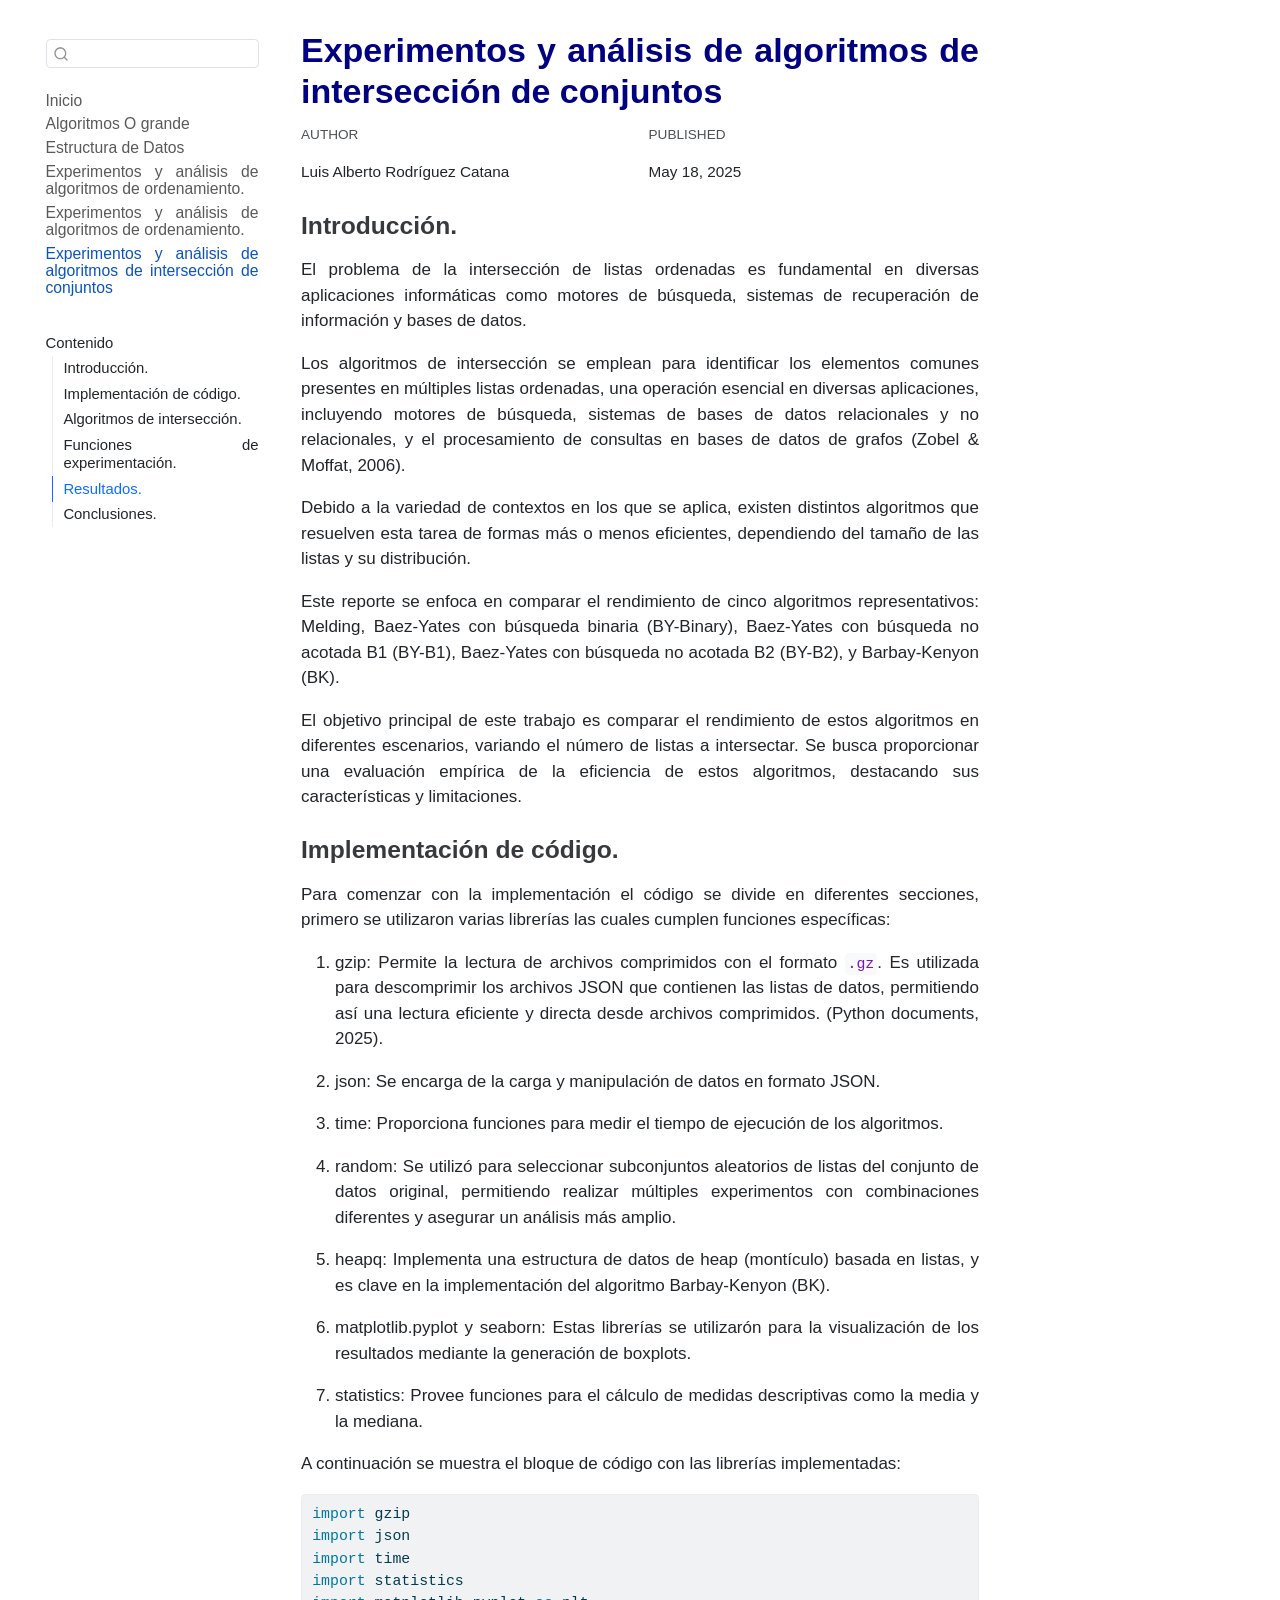
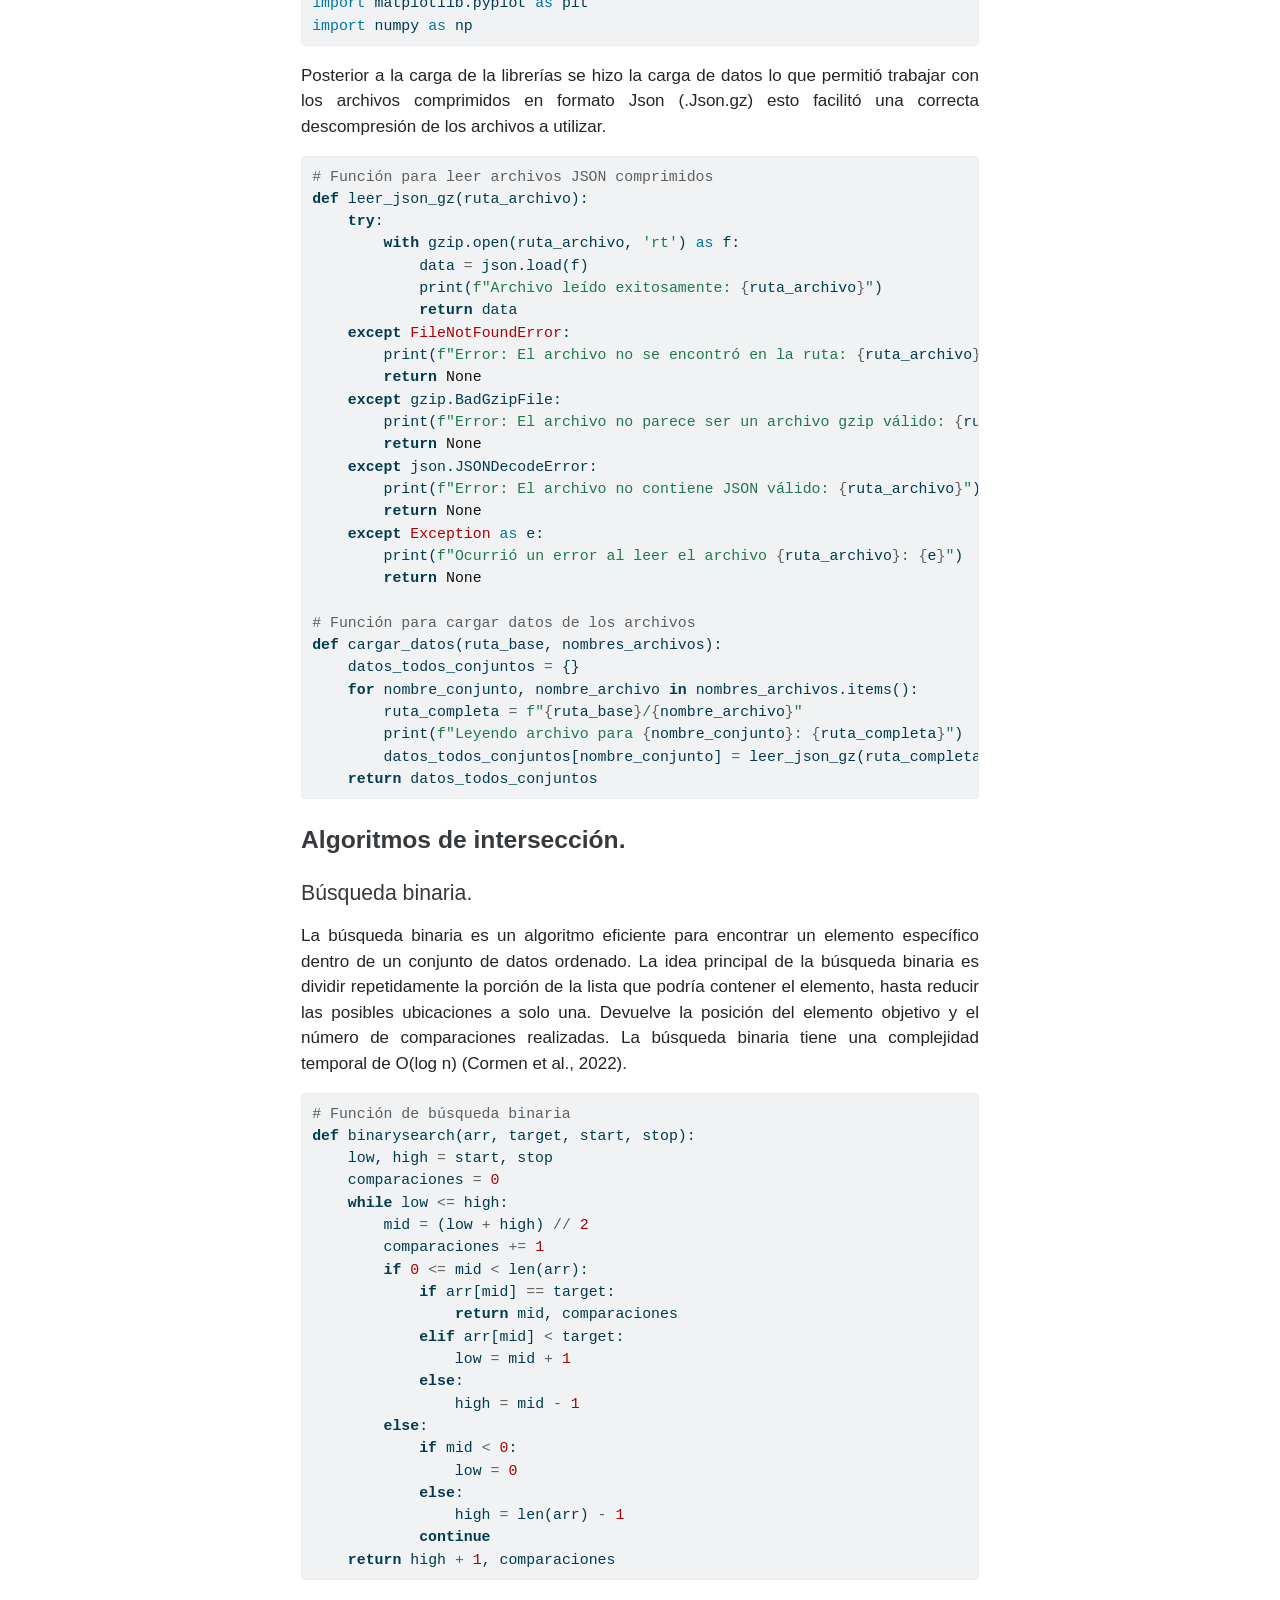
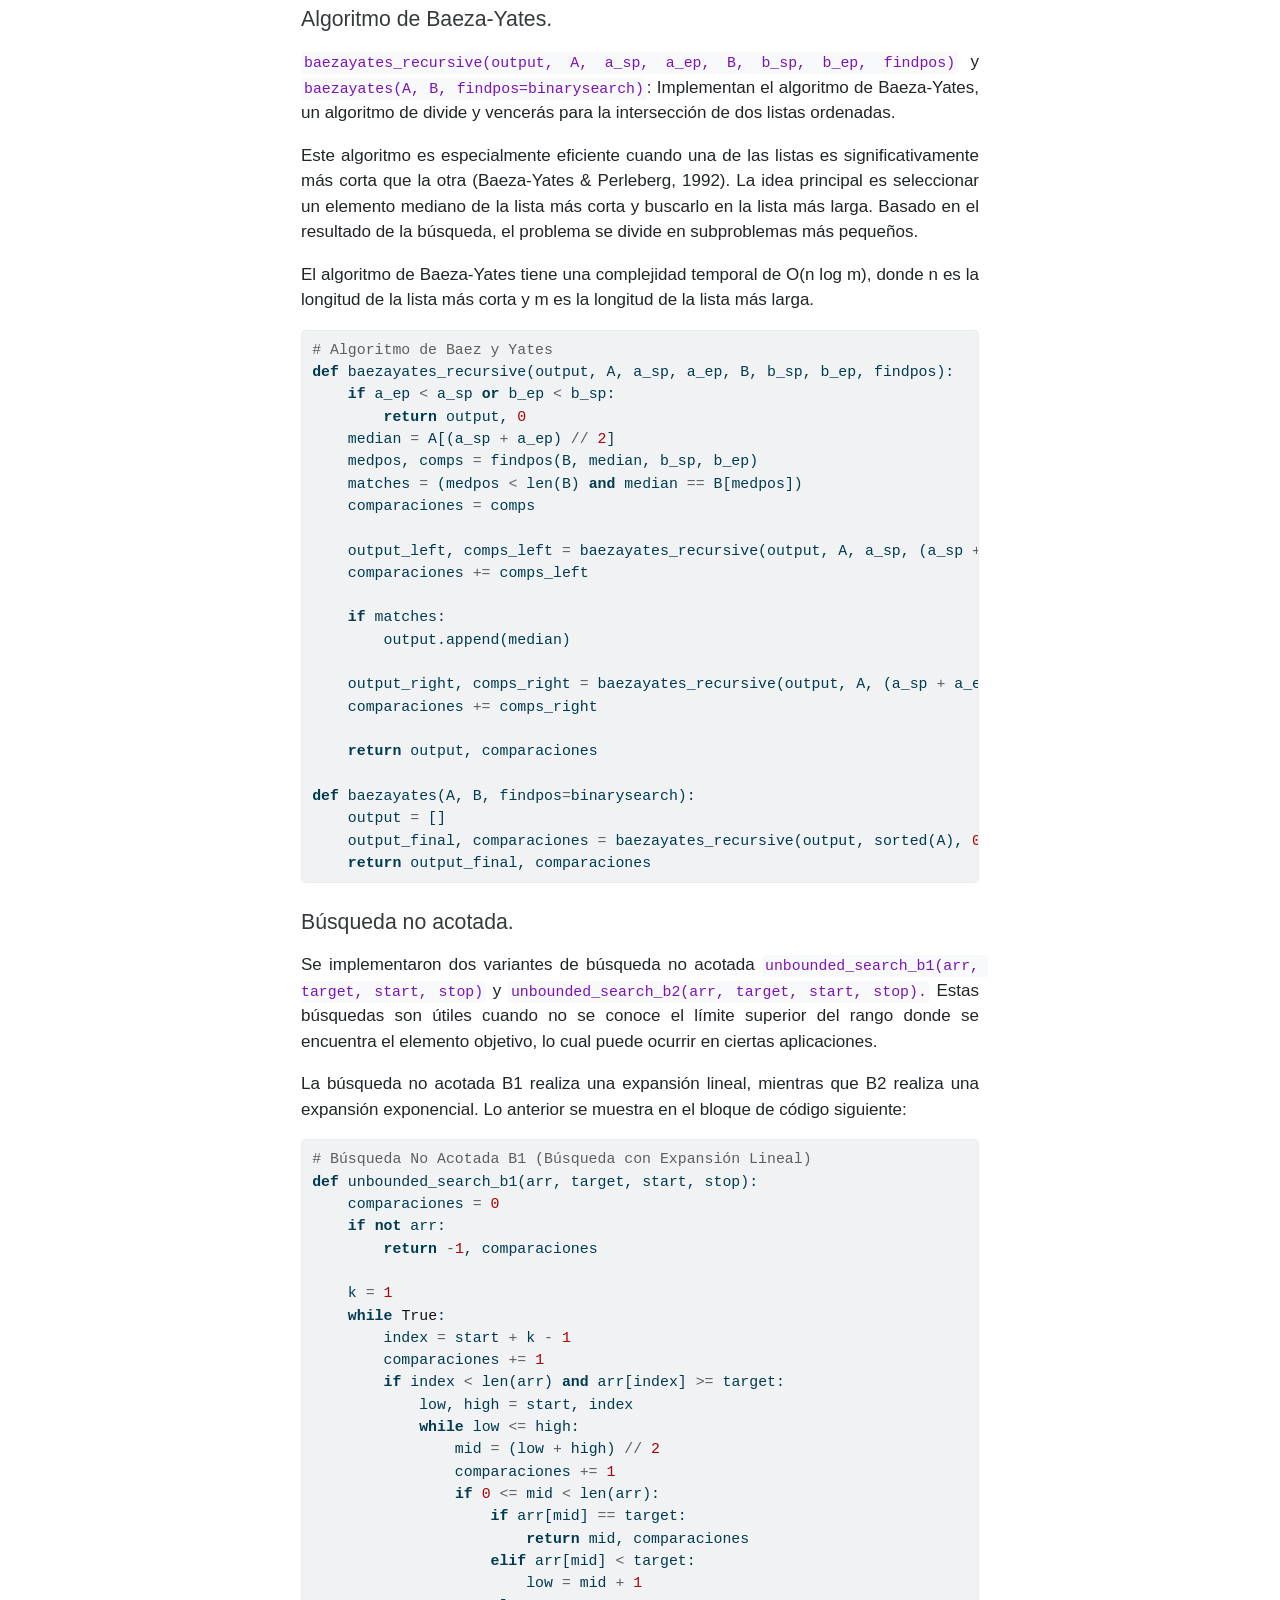
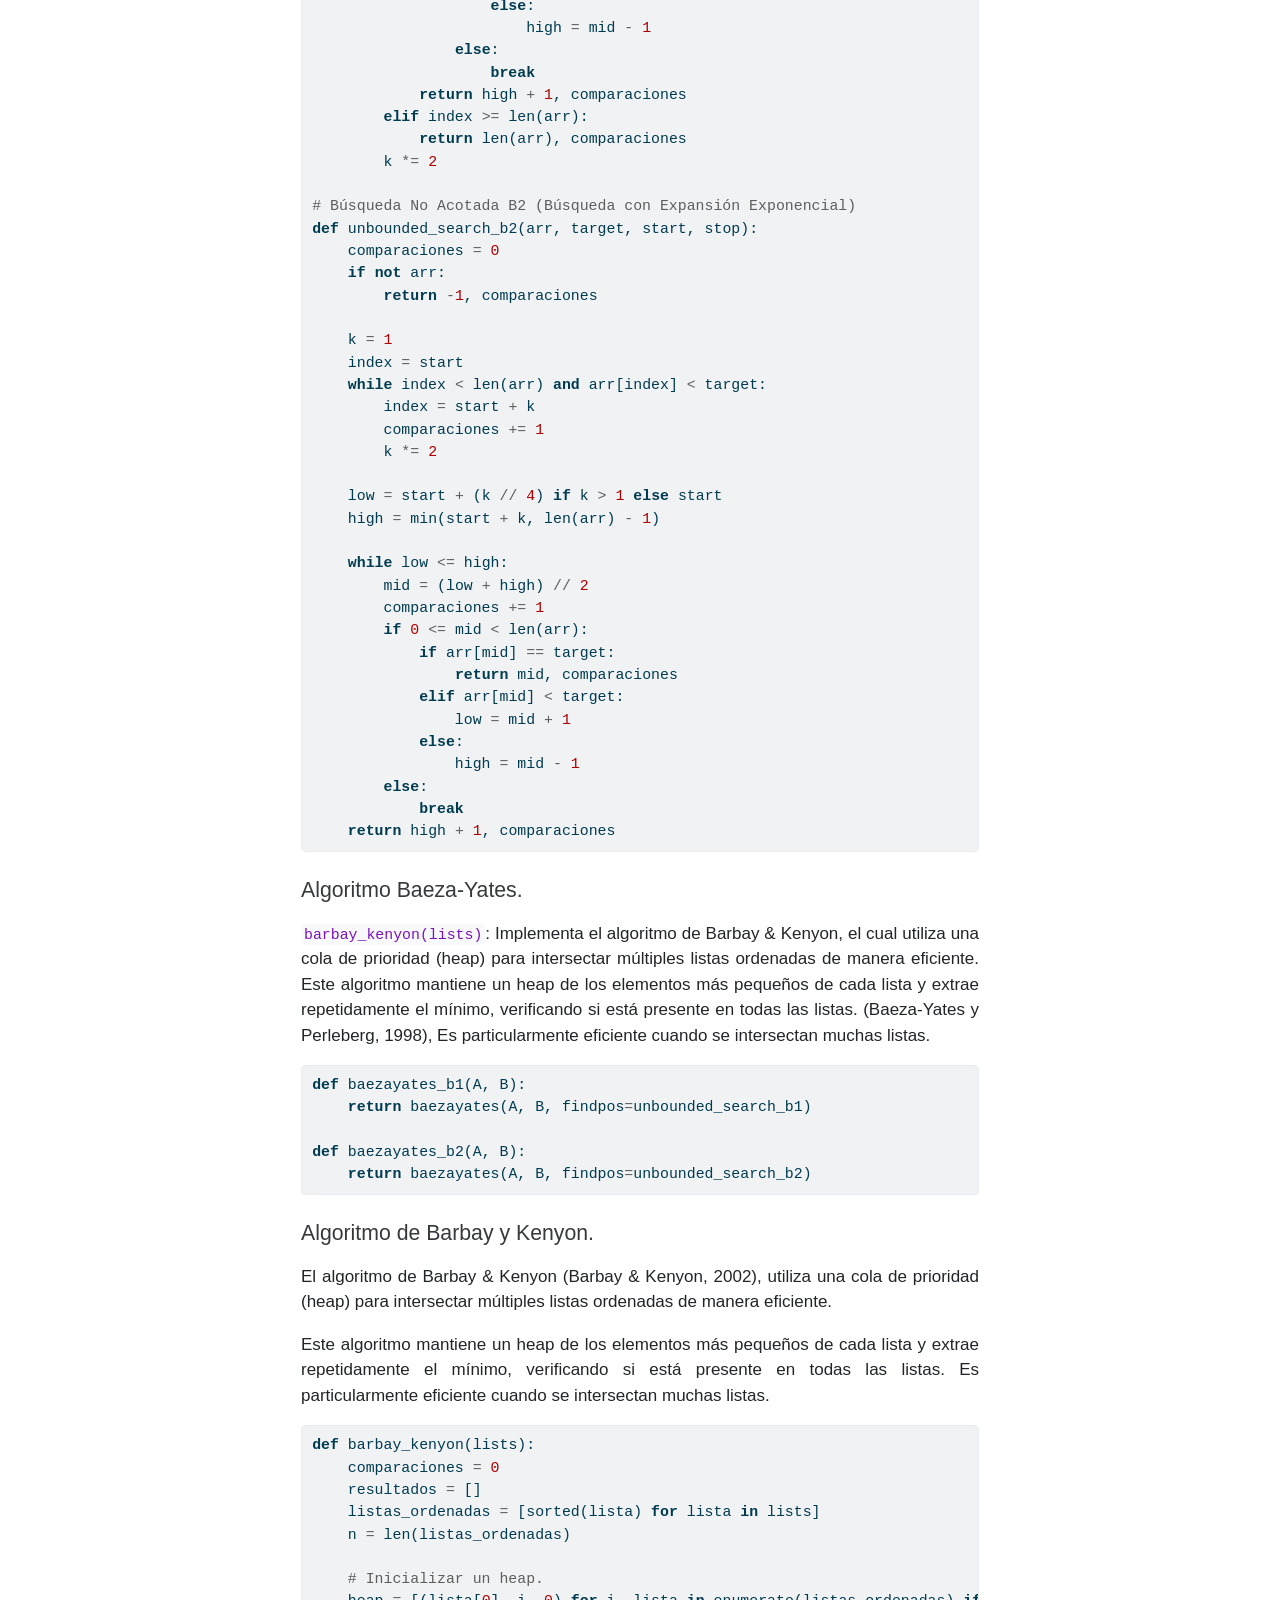
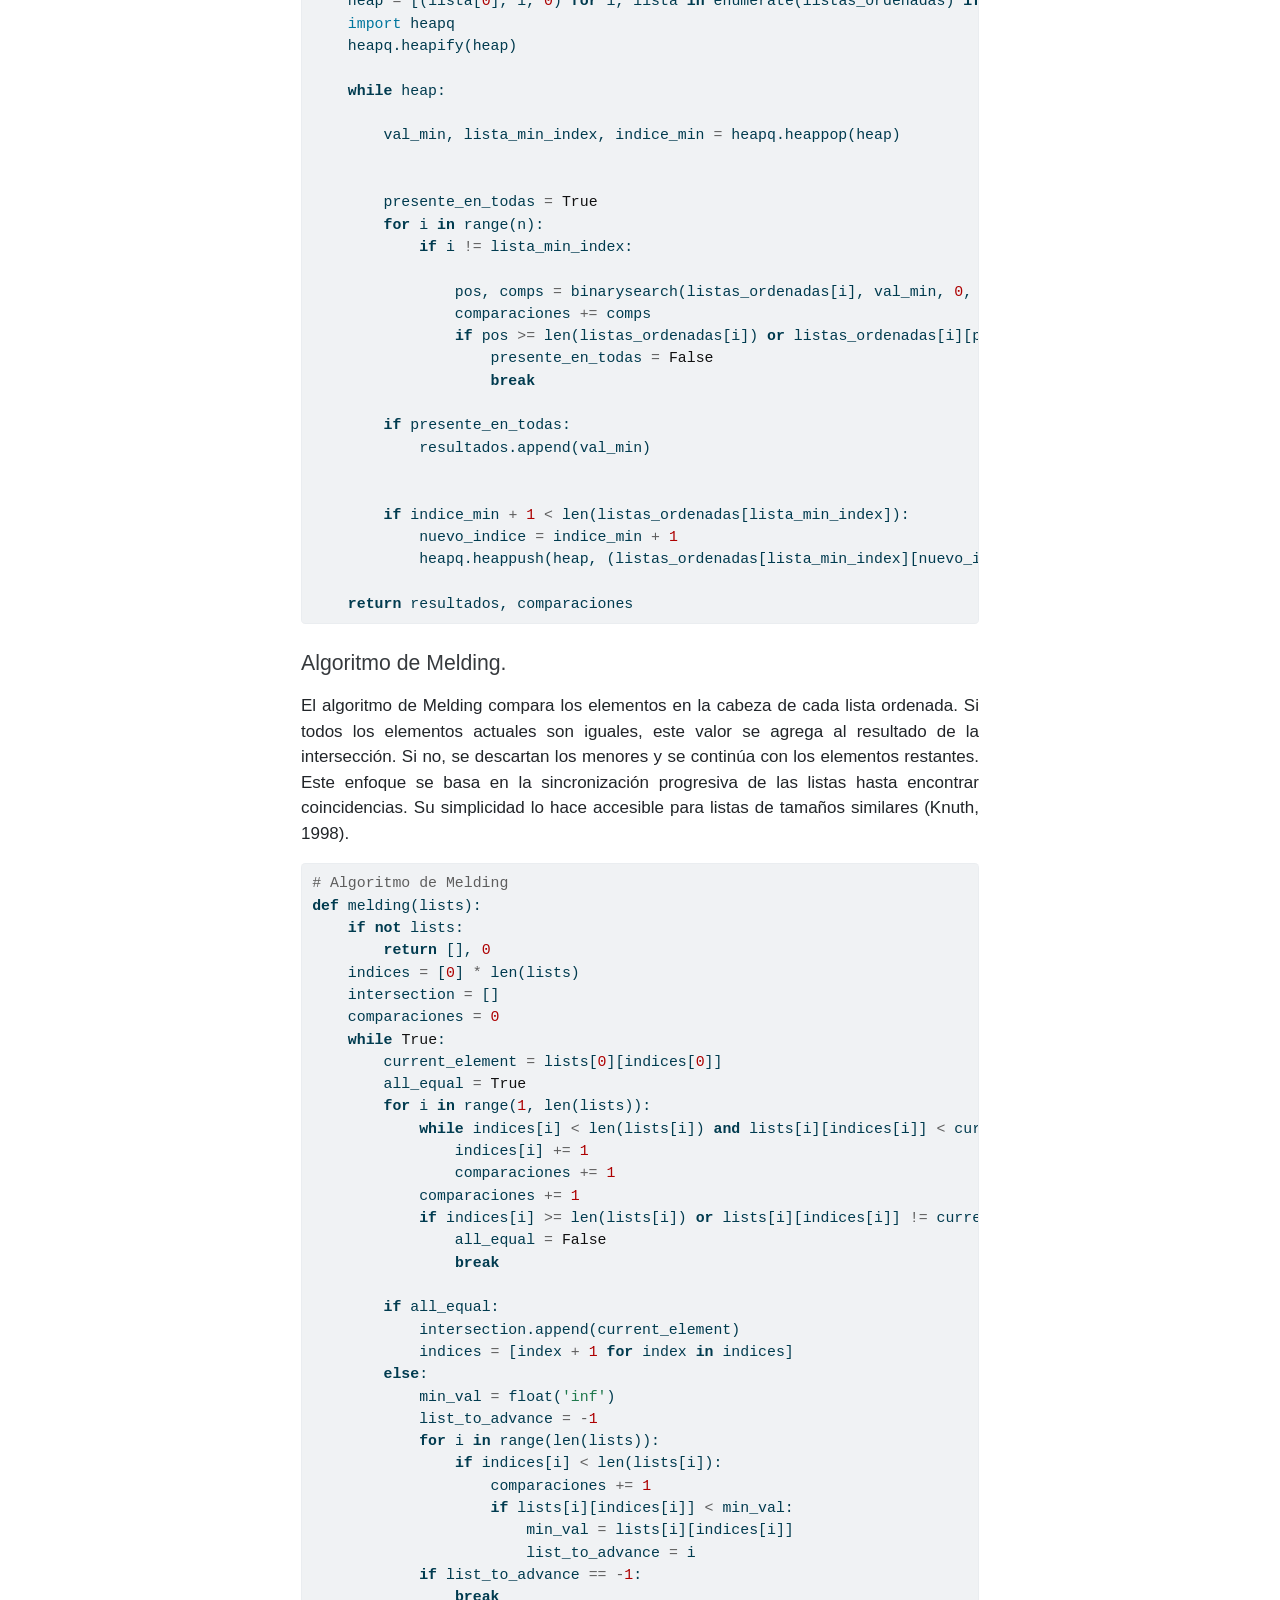
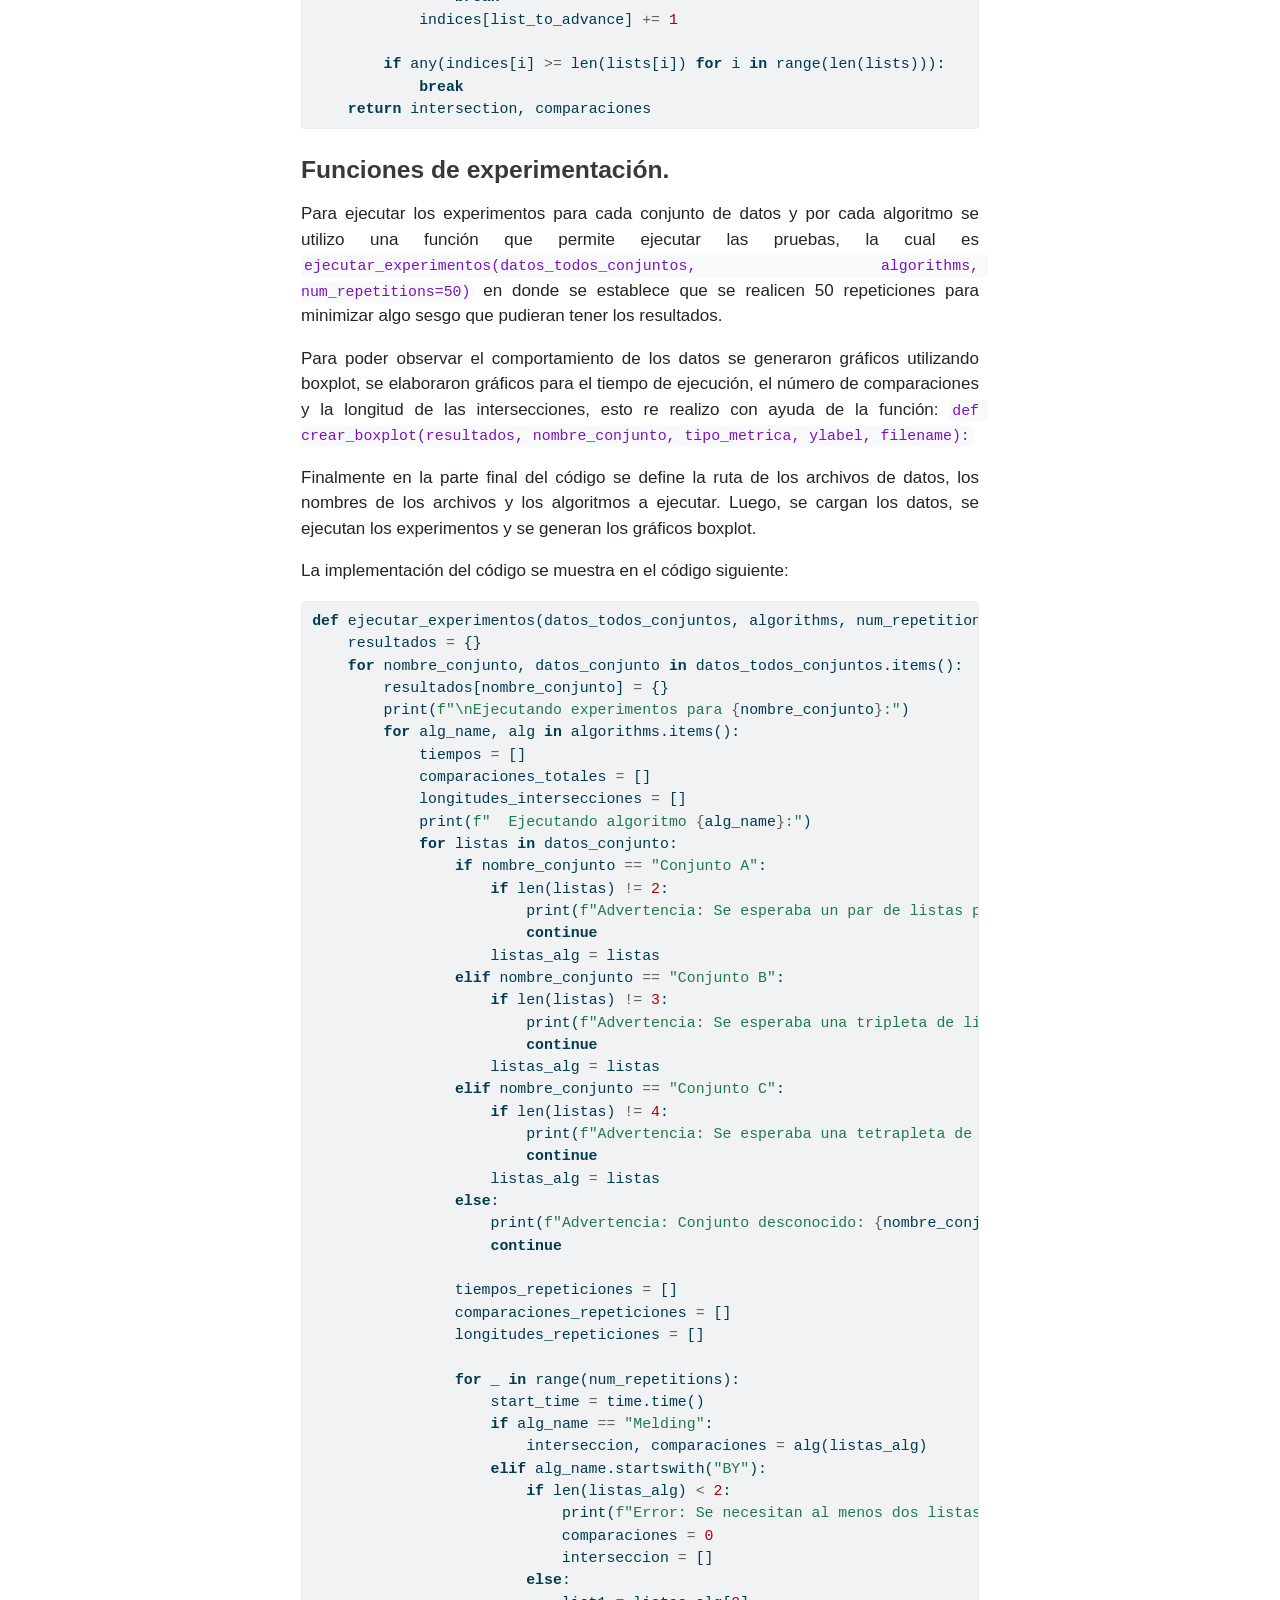
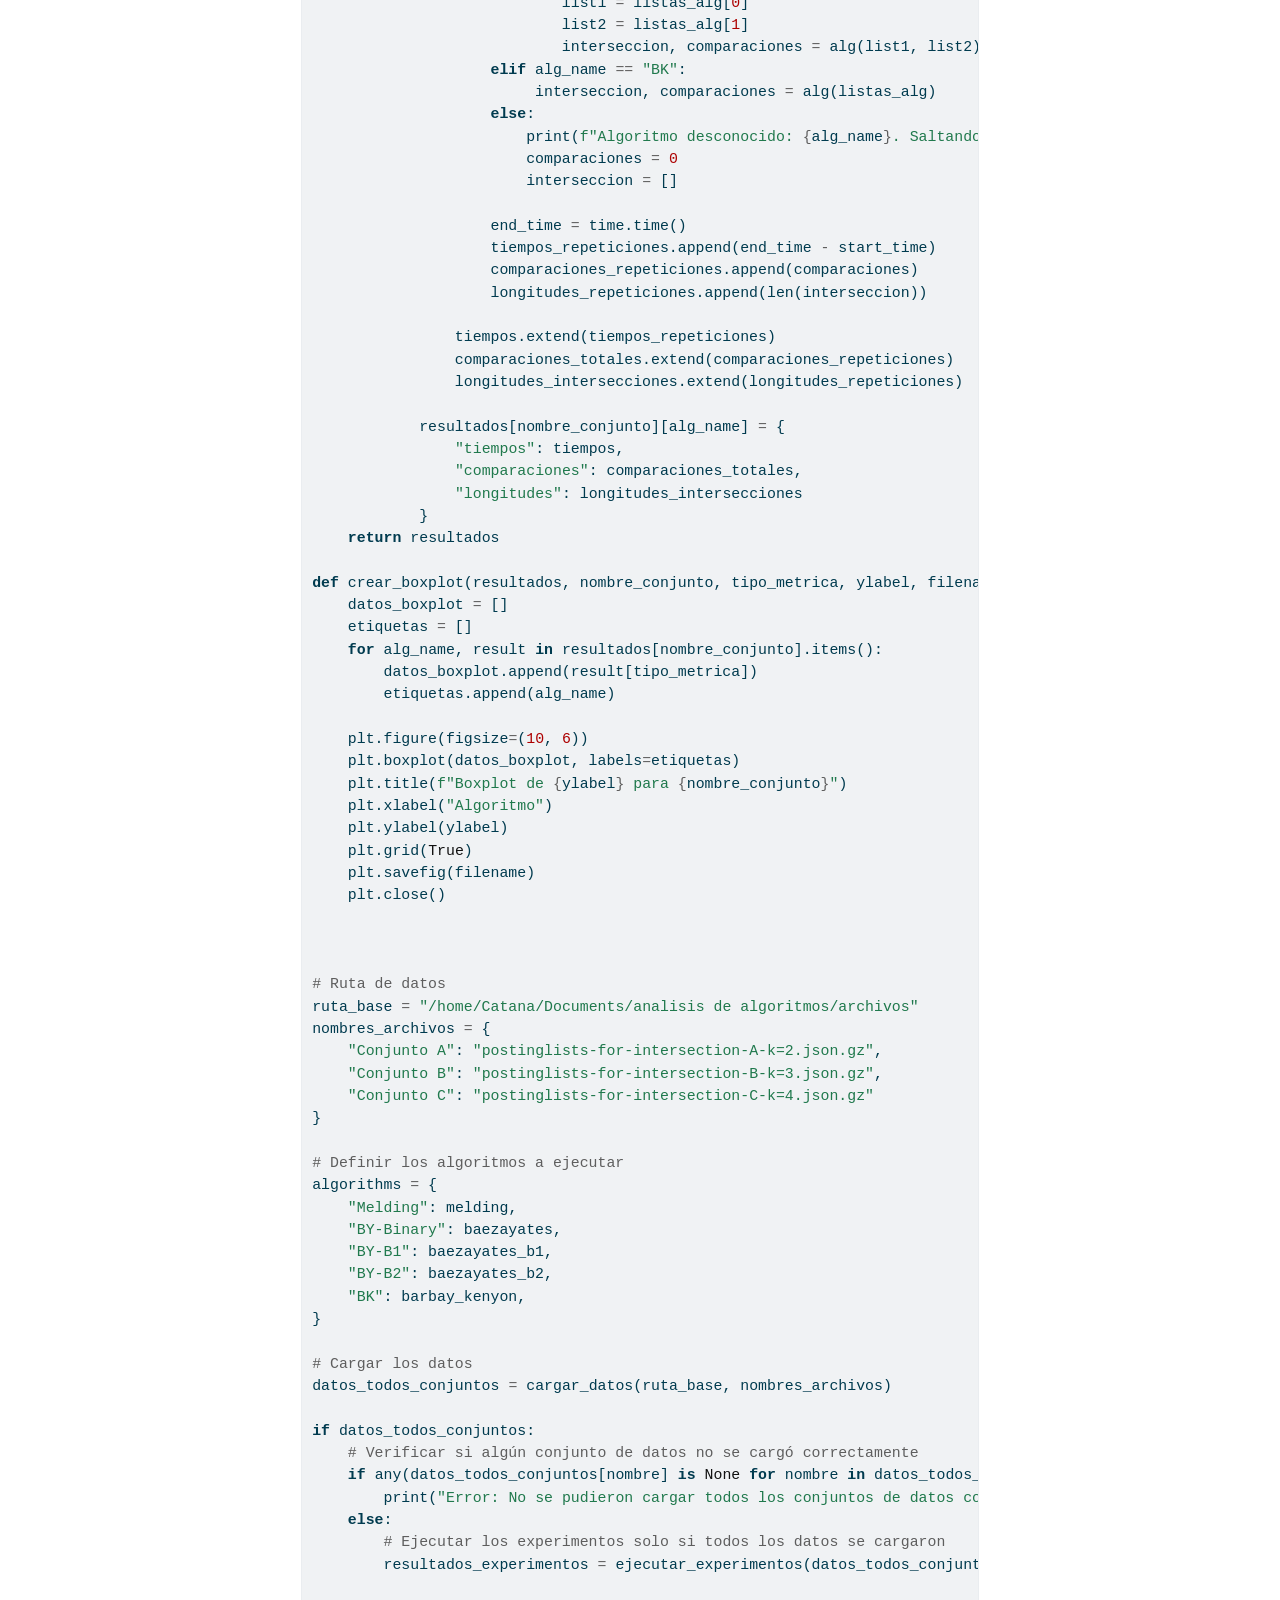
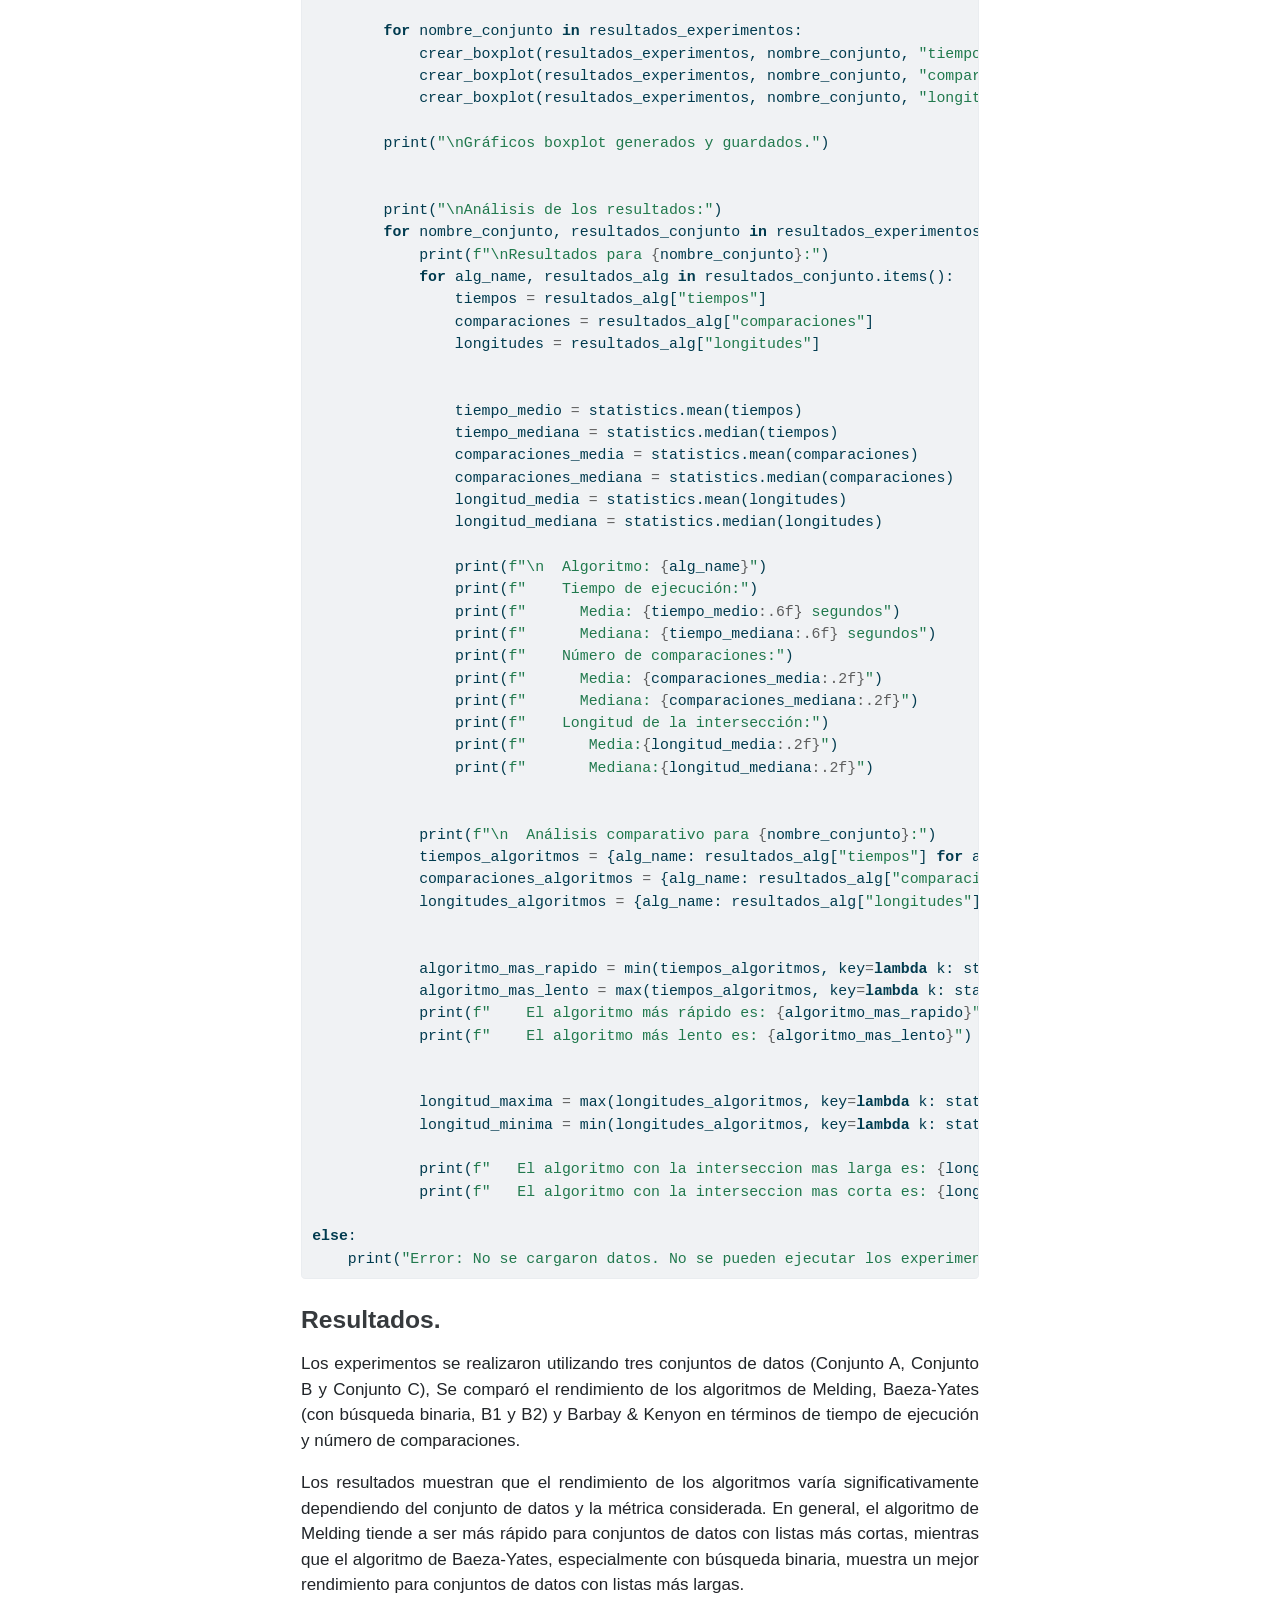
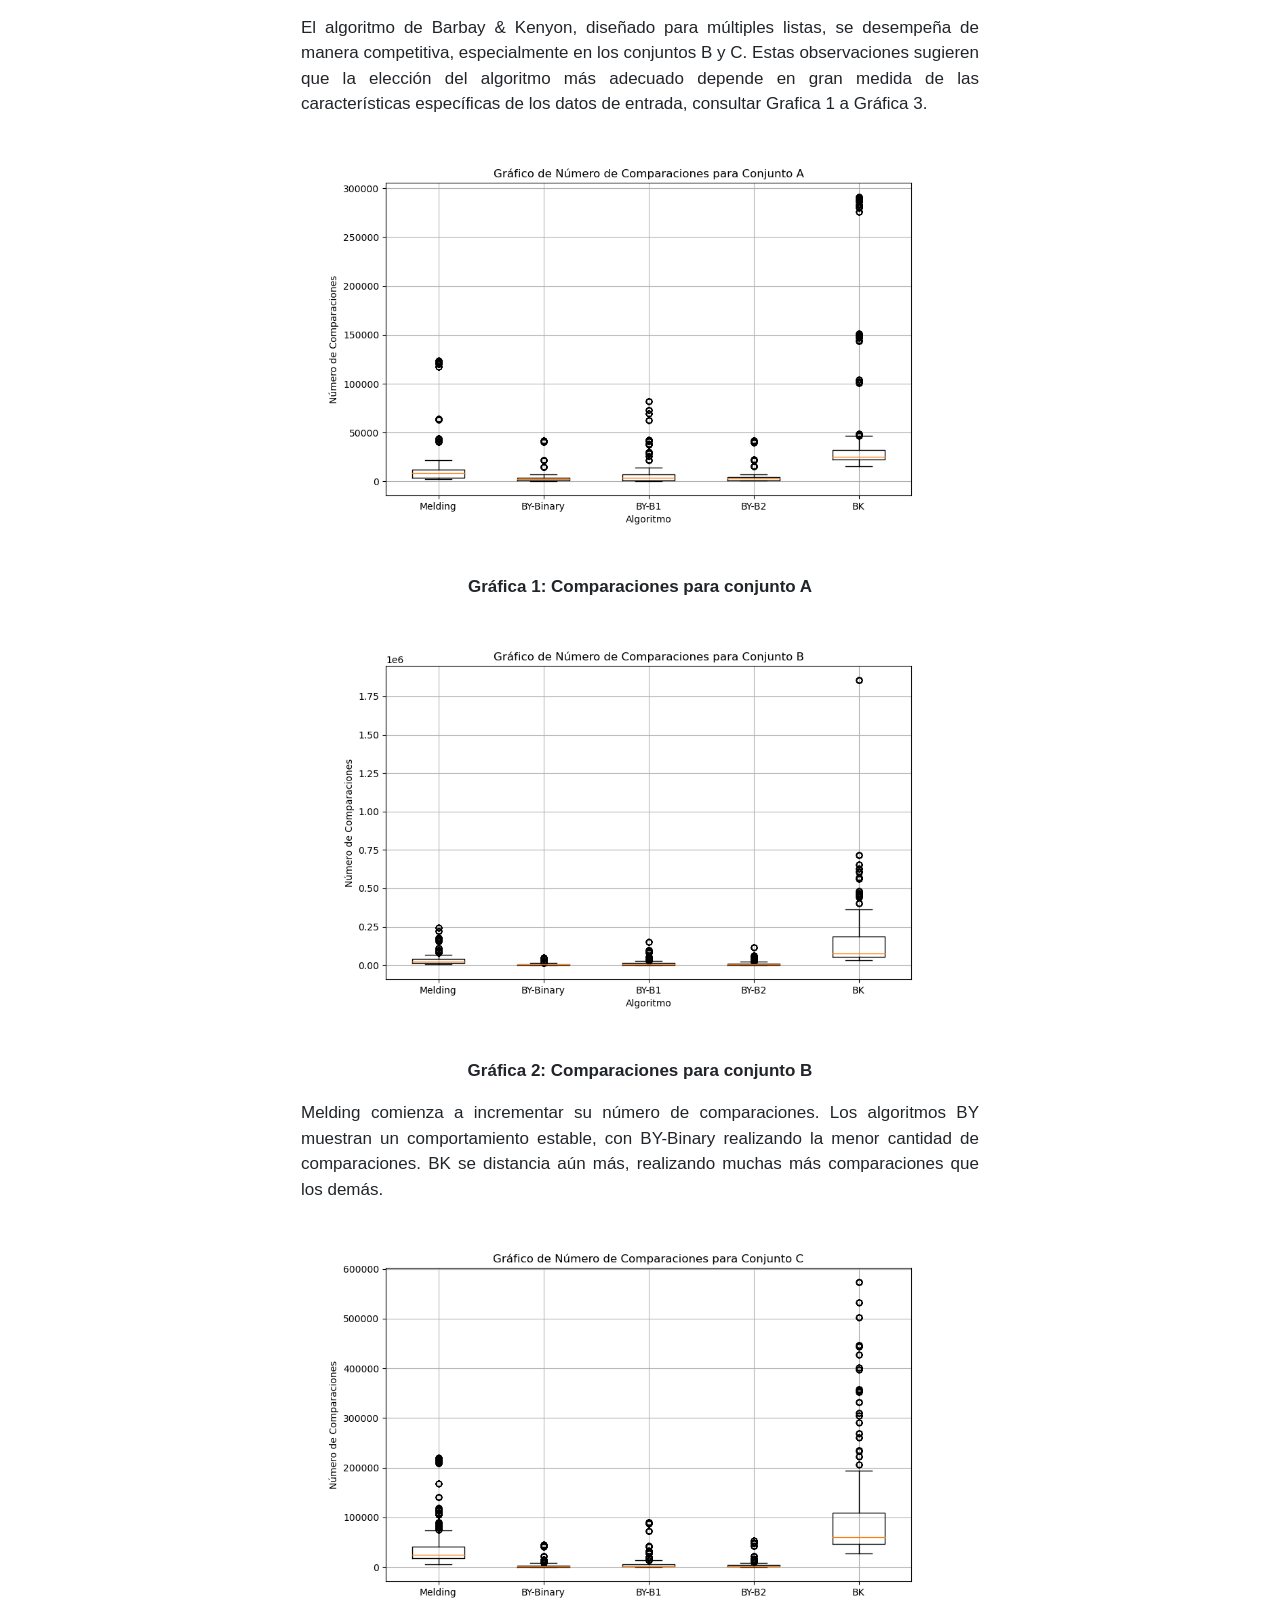
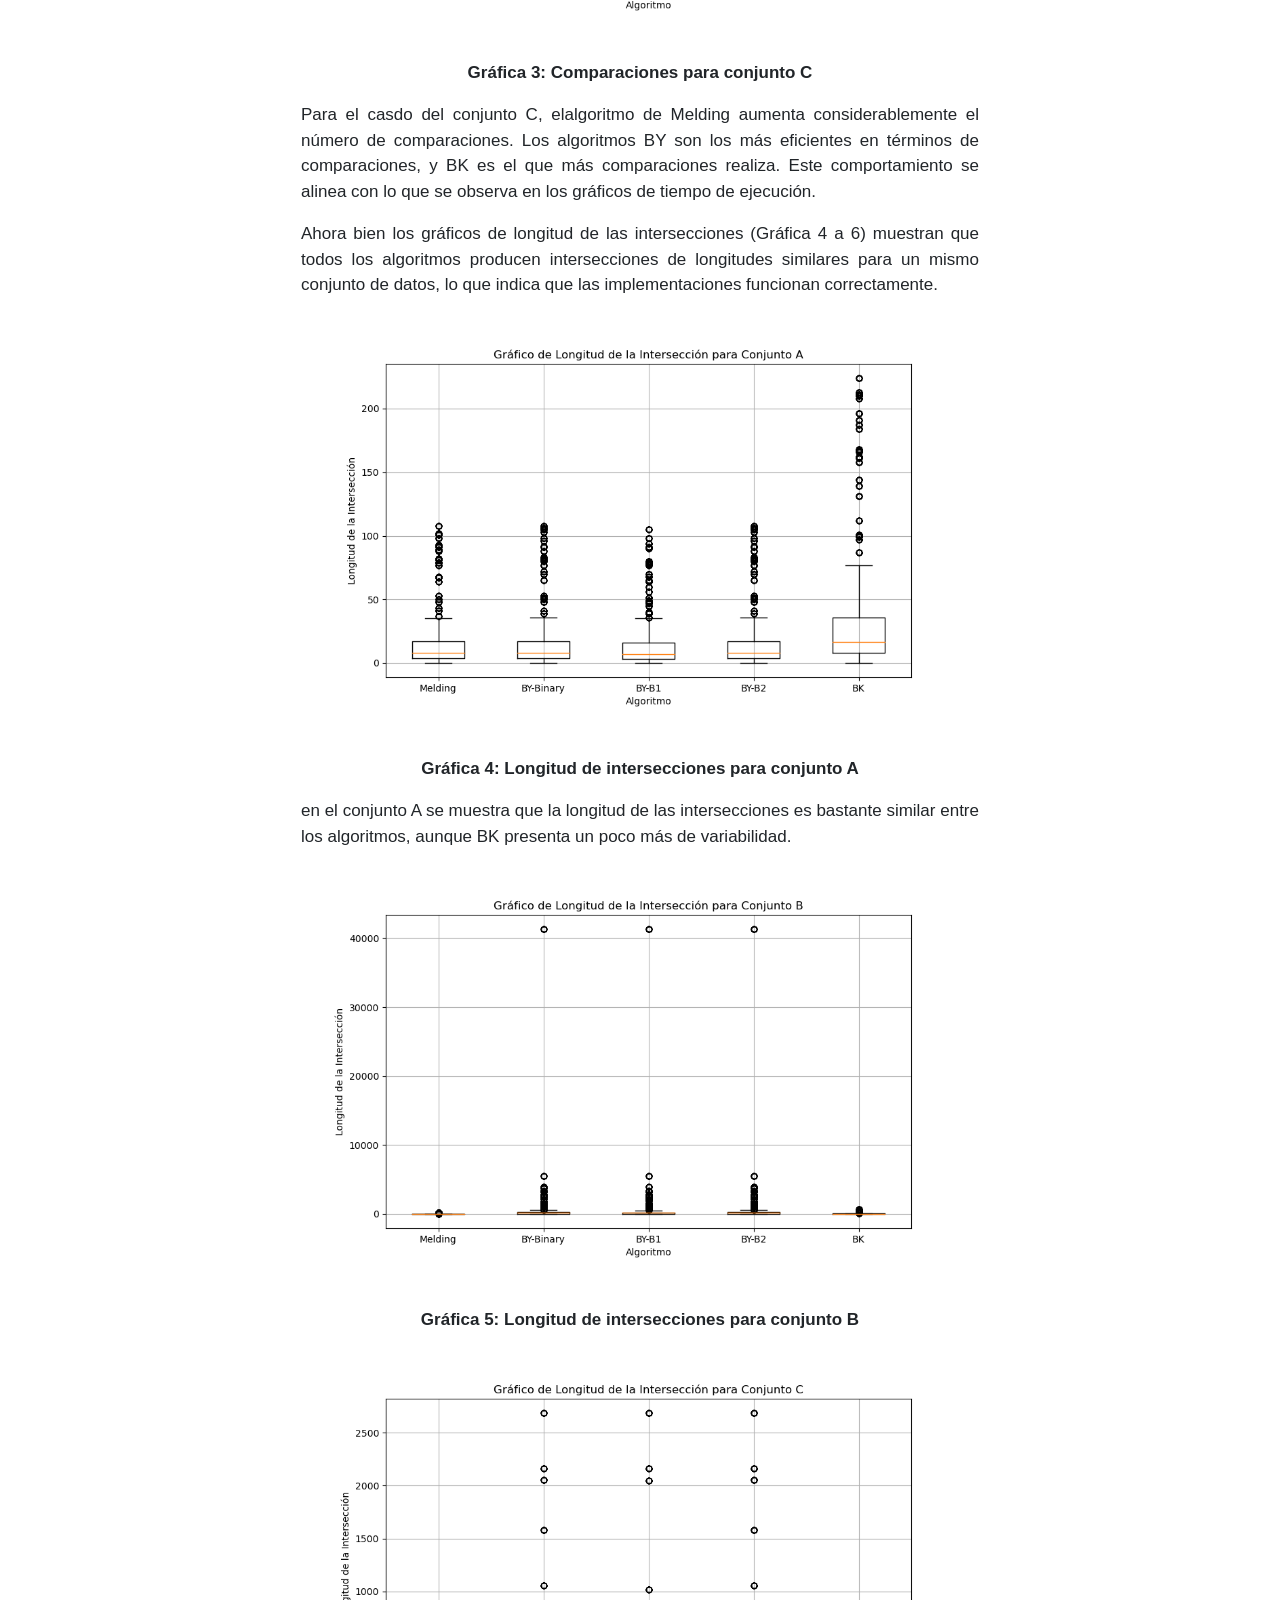
<file: docs/exp_5.html>
<!DOCTYPE html>
<html xmlns="http://www.w3.org/1999/xhtml" lang="en" xml:lang="en"><head>

<meta charset="utf-8">
<meta name="generator" content="quarto-1.6.42">

<meta name="viewport" content="width=device-width, initial-scale=1.0, user-scalable=yes">

<meta name="author" content="Luis Alberto Rodríguez Catana">
<meta name="dcterms.date" content="2025-05-18">

<title>Experimentos y análisis de algoritmos de intersección de conjuntos</title>
<style>
code{white-space: pre-wrap;}
span.smallcaps{font-variant: small-caps;}
div.columns{display: flex; gap: min(4vw, 1.5em);}
div.column{flex: auto; overflow-x: auto;}
div.hanging-indent{margin-left: 1.5em; text-indent: -1.5em;}
ul.task-list{list-style: none;}
ul.task-list li input[type="checkbox"] {
  width: 0.8em;
  margin: 0 0.8em 0.2em -1em; /* quarto-specific, see https://github.com/quarto-dev/quarto-cli/issues/4556 */ 
  vertical-align: middle;
}
/* CSS for syntax highlighting */
pre > code.sourceCode { white-space: pre; position: relative; }
pre > code.sourceCode > span { line-height: 1.25; }
pre > code.sourceCode > span:empty { height: 1.2em; }
.sourceCode { overflow: visible; }
code.sourceCode > span { color: inherit; text-decoration: inherit; }
div.sourceCode { margin: 1em 0; }
pre.sourceCode { margin: 0; }
@media screen {
div.sourceCode { overflow: auto; }
}
@media print {
pre > code.sourceCode { white-space: pre-wrap; }
pre > code.sourceCode > span { display: inline-block; text-indent: -5em; padding-left: 5em; }
}
pre.numberSource code
  { counter-reset: source-line 0; }
pre.numberSource code > span
  { position: relative; left: -4em; counter-increment: source-line; }
pre.numberSource code > span > a:first-child::before
  { content: counter(source-line);
    position: relative; left: -1em; text-align: right; vertical-align: baseline;
    border: none; display: inline-block;
    -webkit-touch-callout: none; -webkit-user-select: none;
    -khtml-user-select: none; -moz-user-select: none;
    -ms-user-select: none; user-select: none;
    padding: 0 4px; width: 4em;
  }
pre.numberSource { margin-left: 3em;  padding-left: 4px; }
div.sourceCode
  {   }
@media screen {
pre > code.sourceCode > span > a:first-child::before { text-decoration: underline; }
}
</style>


<script src="site_libs/quarto-nav/quarto-nav.js"></script>
<script src="site_libs/quarto-nav/headroom.min.js"></script>
<script src="site_libs/clipboard/clipboard.min.js"></script>
<script src="site_libs/quarto-search/autocomplete.umd.js"></script>
<script src="site_libs/quarto-search/fuse.min.js"></script>
<script src="site_libs/quarto-search/quarto-search.js"></script>
<meta name="quarto:offset" content="./">
<script src="site_libs/quarto-html/quarto.js"></script>
<script src="site_libs/quarto-html/popper.min.js"></script>
<script src="site_libs/quarto-html/tippy.umd.min.js"></script>
<script src="site_libs/quarto-html/anchor.min.js"></script>
<link href="site_libs/quarto-html/tippy.css" rel="stylesheet">
<link href="site_libs/quarto-html/quarto-syntax-highlighting-2f5df379a58b258e96c21c0638c20c03.css" rel="stylesheet" id="quarto-text-highlighting-styles">
<script src="site_libs/bootstrap/bootstrap.min.js"></script>
<link href="site_libs/bootstrap/bootstrap-icons.css" rel="stylesheet">
<link href="site_libs/bootstrap/bootstrap-d4be639c637f3db3c684c66cefad7e0c.min.css" rel="stylesheet" append-hash="true" id="quarto-bootstrap" data-mode="light">
<script id="quarto-search-options" type="application/json">{
  "location": "sidebar",
  "copy-button": false,
  "collapse-after": 3,
  "panel-placement": "start",
  "type": "textbox",
  "limit": 50,
  "keyboard-shortcut": [
    "f",
    "/",
    "s"
  ],
  "show-item-context": false,
  "language": {
    "search-no-results-text": "No results",
    "search-matching-documents-text": "matching documents",
    "search-copy-link-title": "Copy link to search",
    "search-hide-matches-text": "Hide additional matches",
    "search-more-match-text": "more match in this document",
    "search-more-matches-text": "more matches in this document",
    "search-clear-button-title": "Clear",
    "search-text-placeholder": "",
    "search-detached-cancel-button-title": "Cancel",
    "search-submit-button-title": "Submit",
    "search-label": "Search"
  }
}</script>


<link rel="stylesheet" href="styles.css">
</head>

<body class="nav-sidebar floating">

<div id="quarto-search-results"></div>
  <header id="quarto-header" class="headroom fixed-top">
  <nav class="quarto-secondary-nav">
    <div class="container-fluid d-flex">
      <button type="button" class="quarto-btn-toggle btn" data-bs-toggle="collapse" role="button" data-bs-target=".quarto-sidebar-collapse-item" aria-controls="quarto-sidebar" aria-expanded="false" aria-label="Toggle sidebar navigation" onclick="if (window.quartoToggleHeadroom) { window.quartoToggleHeadroom(); }">
        <i class="bi bi-layout-text-sidebar-reverse"></i>
      </button>
        <nav class="quarto-page-breadcrumbs" aria-label="breadcrumb"><ol class="breadcrumb"><li class="breadcrumb-item"><a href="./exp_5.html">Experimentos y análisis de algoritmos de intersección de conjuntos</a></li></ol></nav>
        <a class="flex-grow-1" role="navigation" data-bs-toggle="collapse" data-bs-target=".quarto-sidebar-collapse-item" aria-controls="quarto-sidebar" aria-expanded="false" aria-label="Toggle sidebar navigation" onclick="if (window.quartoToggleHeadroom) { window.quartoToggleHeadroom(); }">      
        </a>
      <button type="button" class="btn quarto-search-button" aria-label="Search" onclick="window.quartoOpenSearch();">
        <i class="bi bi-search"></i>
      </button>
    </div>
  </nav>
</header>
<!-- content -->
<div id="quarto-content" class="quarto-container page-columns page-rows-contents page-layout-article">
<!-- sidebar -->
  <nav id="quarto-sidebar" class="sidebar collapse collapse-horizontal quarto-sidebar-collapse-item sidebar-navigation floating overflow-auto">
        <div class="mt-2 flex-shrink-0 align-items-center">
        <div class="sidebar-search">
        <div id="quarto-search" class="" title="Search"></div>
        </div>
        </div>
    <div class="sidebar-menu-container"> 
    <ul class="list-unstyled mt-1">
        <li class="sidebar-item">
  <div class="sidebar-item-container"> 
  <a href="./index.html" class="sidebar-item-text sidebar-link">
 <span class="menu-text">Inicio</span></a>
  </div>
</li>
        <li class="sidebar-item">
  <div class="sidebar-item-container"> 
  <a href="./exp_1.html" class="sidebar-item-text sidebar-link">
 <span class="menu-text">Algoritmos O grande</span></a>
  </div>
</li>
        <li class="sidebar-item">
  <div class="sidebar-item-container"> 
  <a href="./exp_2.html" class="sidebar-item-text sidebar-link">
 <span class="menu-text">Estructura de Datos</span></a>
  </div>
</li>
        <li class="sidebar-item">
  <div class="sidebar-item-container"> 
  <a href="./exp_3.html" class="sidebar-item-text sidebar-link">
 <span class="menu-text">Experimentos y análisis de algoritmos de ordenamiento.</span></a>
  </div>
</li>
        <li class="sidebar-item">
  <div class="sidebar-item-container"> 
  <a href="./exp_4.html" class="sidebar-item-text sidebar-link">
 <span class="menu-text">Experimentos y análisis de algoritmos de ordenamiento.</span></a>
  </div>
</li>
        <li class="sidebar-item">
  <div class="sidebar-item-container"> 
  <a href="./exp_5.html" class="sidebar-item-text sidebar-link active">
 <span class="menu-text">Experimentos y análisis de algoritmos de intersección de conjuntos</span></a>
  </div>
</li>
    </ul>
    </div>
    <nav id="TOC" role="doc-toc" class="toc-active">
    <h2 id="toc-title">Contenido</h2>
   
  <ul>
  <li><a href="#introducción." id="toc-introducción." class="nav-link active" data-scroll-target="#introducción.">Introducción.</a></li>
  <li><a href="#implementación-de-código." id="toc-implementación-de-código." class="nav-link" data-scroll-target="#implementación-de-código.">Implementación de código.</a></li>
  <li><a href="#algoritmos-de-intersección." id="toc-algoritmos-de-intersección." class="nav-link" data-scroll-target="#algoritmos-de-intersección.">Algoritmos de intersección.</a></li>
  <li><a href="#funciones-de-experimentación." id="toc-funciones-de-experimentación." class="nav-link" data-scroll-target="#funciones-de-experimentación.">Funciones de experimentación.</a></li>
  <li><a href="#resultados." id="toc-resultados." class="nav-link" data-scroll-target="#resultados.">Resultados.</a></li>
  <li><a href="#conclusiones." id="toc-conclusiones." class="nav-link" data-scroll-target="#conclusiones.">Conclusiones.</a></li>
  </ul>
</nav>
</nav>
<div id="quarto-sidebar-glass" class="quarto-sidebar-collapse-item" data-bs-toggle="collapse" data-bs-target=".quarto-sidebar-collapse-item"></div>
<!-- margin-sidebar -->
    <div id="quarto-margin-sidebar" class="sidebar margin-sidebar zindex-bottom">
    </div>
<!-- main -->
<main class="content" id="quarto-document-content">

<header id="title-block-header" class="quarto-title-block default">
<div class="quarto-title">
<h1 class="title">Experimentos y análisis de algoritmos de intersección de conjuntos</h1>
</div>



<div class="quarto-title-meta">

    <div>
    <div class="quarto-title-meta-heading">Author</div>
    <div class="quarto-title-meta-contents">
             <p>Luis Alberto Rodríguez Catana </p>
          </div>
  </div>
    
    <div>
    <div class="quarto-title-meta-heading">Published</div>
    <div class="quarto-title-meta-contents">
      <p class="date">May 18, 2025</p>
    </div>
  </div>
  
    
  </div>
  


</header>


<style>
body {
  text-align: justify;
}

</style>
<p>
</p>
<section id="introducción." class="level3">
<h3 class="anchored" data-anchor-id="introducción.">Introducción.</h3>
<p>El problema de la intersección de listas ordenadas es fundamental en diversas aplicaciones informáticas como motores de búsqueda, sistemas de recuperación de información y bases de datos.</p>
<p>Los algoritmos de intersección se emplean para identificar los elementos comunes presentes en múltiples listas ordenadas, una operación esencial en diversas aplicaciones, incluyendo motores de búsqueda, sistemas de bases de datos relacionales y no relacionales, y el procesamiento de consultas en bases de datos de grafos (Zobel &amp; Moffat, 2006).</p>
<p>Debido a la variedad de contextos en los que se aplica, existen distintos algoritmos que resuelven esta tarea de formas más o menos eficientes, dependiendo del tamaño de las listas y su distribución.</p>
<p>Este reporte se enfoca en comparar el rendimiento de cinco algoritmos representativos: Melding, Baez-Yates con búsqueda binaria (BY-Binary), Baez-Yates con búsqueda no acotada B1 (BY-B1), Baez-Yates con búsqueda no acotada B2 (BY-B2), y Barbay-Kenyon (BK).</p>
<p>El objetivo principal de este trabajo es comparar el rendimiento de estos algoritmos en diferentes escenarios, variando el número de listas a intersectar. Se busca proporcionar una evaluación empírica de la eficiencia de estos algoritmos, destacando sus características y limitaciones.</p>
</section>
<section id="implementación-de-código." class="level3">
<h3 class="anchored" data-anchor-id="implementación-de-código.">Implementación de código.</h3>
<p>Para comenzar con la implementación el código se divide en diferentes secciones, primero se utilizaron varias librerías las cuales cumplen funciones específicas:</p>
<ol type="1">
<li><p>gzip: Permite la lectura de archivos comprimidos con el formato <code>.gz</code>. Es utilizada para descomprimir los archivos JSON que contienen las listas de datos, permitiendo así una lectura eficiente y directa desde archivos comprimidos. (Python documents, 2025).</p></li>
<li><p>json: Se encarga de la carga y manipulación de datos en formato JSON.</p></li>
<li><p>time: Proporciona funciones para medir el tiempo de ejecución de los algoritmos.</p></li>
<li><p>random: Se utilizó para seleccionar subconjuntos aleatorios de listas del conjunto de datos original, permitiendo realizar múltiples experimentos con combinaciones diferentes y asegurar un análisis más amplio.</p></li>
<li><p>heapq: Implementa una estructura de datos de heap (montículo) basada en listas, y es clave en la implementación del algoritmo Barbay-Kenyon (BK).</p></li>
<li><p>matplotlib.pyplot y seaborn: Estas librerías se utilizarón para la visualización de los resultados mediante la generación de boxplots.</p></li>
<li><p>statistics: Provee funciones para el cálculo de medidas descriptivas como la media y la mediana.</p></li>
</ol>
<p>A continuación se muestra el bloque de código con las librerías implementadas:</p>
<div class="sourceCode" id="cb1"><pre class="sourceCode python code-with-copy"><code class="sourceCode python"><span id="cb1-1"><a href="#cb1-1" aria-hidden="true" tabindex="-1"></a><span class="im">import</span> gzip</span>
<span id="cb1-2"><a href="#cb1-2" aria-hidden="true" tabindex="-1"></a><span class="im">import</span> json</span>
<span id="cb1-3"><a href="#cb1-3" aria-hidden="true" tabindex="-1"></a><span class="im">import</span> time</span>
<span id="cb1-4"><a href="#cb1-4" aria-hidden="true" tabindex="-1"></a><span class="im">import</span> statistics</span>
<span id="cb1-5"><a href="#cb1-5" aria-hidden="true" tabindex="-1"></a><span class="im">import</span> matplotlib.pyplot <span class="im">as</span> plt</span>
<span id="cb1-6"><a href="#cb1-6" aria-hidden="true" tabindex="-1"></a><span class="im">import</span> numpy <span class="im">as</span> np</span></code><button title="Copy to Clipboard" class="code-copy-button"><i class="bi"></i></button></pre></div>
<p>Posterior a la carga de la librerías se hizo la carga de datos lo que permitió trabajar con los archivos comprimidos en formato Json (.Json.gz) esto facilitó una correcta descompresión de los archivos a utilizar.</p>
<div class="sourceCode" id="cb2"><pre class="sourceCode python code-with-copy"><code class="sourceCode python"><span id="cb2-1"><a href="#cb2-1" aria-hidden="true" tabindex="-1"></a><span class="co"># Función para leer archivos JSON comprimidos</span></span>
<span id="cb2-2"><a href="#cb2-2" aria-hidden="true" tabindex="-1"></a><span class="kw">def</span> leer_json_gz(ruta_archivo):</span>
<span id="cb2-3"><a href="#cb2-3" aria-hidden="true" tabindex="-1"></a>    <span class="cf">try</span>:</span>
<span id="cb2-4"><a href="#cb2-4" aria-hidden="true" tabindex="-1"></a>        <span class="cf">with</span> gzip.<span class="bu">open</span>(ruta_archivo, <span class="st">'rt'</span>) <span class="im">as</span> f:</span>
<span id="cb2-5"><a href="#cb2-5" aria-hidden="true" tabindex="-1"></a>            data <span class="op">=</span> json.load(f)</span>
<span id="cb2-6"><a href="#cb2-6" aria-hidden="true" tabindex="-1"></a>            <span class="bu">print</span>(<span class="ss">f"Archivo leído exitosamente: </span><span class="sc">{</span>ruta_archivo<span class="sc">}</span><span class="ss">"</span>)</span>
<span id="cb2-7"><a href="#cb2-7" aria-hidden="true" tabindex="-1"></a>            <span class="cf">return</span> data</span>
<span id="cb2-8"><a href="#cb2-8" aria-hidden="true" tabindex="-1"></a>    <span class="cf">except</span> <span class="pp">FileNotFoundError</span>:</span>
<span id="cb2-9"><a href="#cb2-9" aria-hidden="true" tabindex="-1"></a>        <span class="bu">print</span>(<span class="ss">f"Error: El archivo no se encontró en la ruta: </span><span class="sc">{</span>ruta_archivo<span class="sc">}</span><span class="ss">"</span>)</span>
<span id="cb2-10"><a href="#cb2-10" aria-hidden="true" tabindex="-1"></a>        <span class="cf">return</span> <span class="va">None</span></span>
<span id="cb2-11"><a href="#cb2-11" aria-hidden="true" tabindex="-1"></a>    <span class="cf">except</span> gzip.BadGzipFile:</span>
<span id="cb2-12"><a href="#cb2-12" aria-hidden="true" tabindex="-1"></a>        <span class="bu">print</span>(<span class="ss">f"Error: El archivo no parece ser un archivo gzip válido: </span><span class="sc">{</span>ruta_archivo<span class="sc">}</span><span class="ss">"</span>)</span>
<span id="cb2-13"><a href="#cb2-13" aria-hidden="true" tabindex="-1"></a>        <span class="cf">return</span> <span class="va">None</span></span>
<span id="cb2-14"><a href="#cb2-14" aria-hidden="true" tabindex="-1"></a>    <span class="cf">except</span> json.JSONDecodeError:</span>
<span id="cb2-15"><a href="#cb2-15" aria-hidden="true" tabindex="-1"></a>        <span class="bu">print</span>(<span class="ss">f"Error: El archivo no contiene JSON válido: </span><span class="sc">{</span>ruta_archivo<span class="sc">}</span><span class="ss">"</span>)</span>
<span id="cb2-16"><a href="#cb2-16" aria-hidden="true" tabindex="-1"></a>        <span class="cf">return</span> <span class="va">None</span></span>
<span id="cb2-17"><a href="#cb2-17" aria-hidden="true" tabindex="-1"></a>    <span class="cf">except</span> <span class="pp">Exception</span> <span class="im">as</span> e:</span>
<span id="cb2-18"><a href="#cb2-18" aria-hidden="true" tabindex="-1"></a>        <span class="bu">print</span>(<span class="ss">f"Ocurrió un error al leer el archivo </span><span class="sc">{</span>ruta_archivo<span class="sc">}</span><span class="ss">: </span><span class="sc">{</span>e<span class="sc">}</span><span class="ss">"</span>)</span>
<span id="cb2-19"><a href="#cb2-19" aria-hidden="true" tabindex="-1"></a>        <span class="cf">return</span> <span class="va">None</span></span>
<span id="cb2-20"><a href="#cb2-20" aria-hidden="true" tabindex="-1"></a></span>
<span id="cb2-21"><a href="#cb2-21" aria-hidden="true" tabindex="-1"></a><span class="co"># Función para cargar datos de los archivos</span></span>
<span id="cb2-22"><a href="#cb2-22" aria-hidden="true" tabindex="-1"></a><span class="kw">def</span> cargar_datos(ruta_base, nombres_archivos):</span>
<span id="cb2-23"><a href="#cb2-23" aria-hidden="true" tabindex="-1"></a>    datos_todos_conjuntos <span class="op">=</span> {}</span>
<span id="cb2-24"><a href="#cb2-24" aria-hidden="true" tabindex="-1"></a>    <span class="cf">for</span> nombre_conjunto, nombre_archivo <span class="kw">in</span> nombres_archivos.items():</span>
<span id="cb2-25"><a href="#cb2-25" aria-hidden="true" tabindex="-1"></a>        ruta_completa <span class="op">=</span> <span class="ss">f"</span><span class="sc">{</span>ruta_base<span class="sc">}</span><span class="ss">/</span><span class="sc">{</span>nombre_archivo<span class="sc">}</span><span class="ss">"</span></span>
<span id="cb2-26"><a href="#cb2-26" aria-hidden="true" tabindex="-1"></a>        <span class="bu">print</span>(<span class="ss">f"Leyendo archivo para </span><span class="sc">{</span>nombre_conjunto<span class="sc">}</span><span class="ss">: </span><span class="sc">{</span>ruta_completa<span class="sc">}</span><span class="ss">"</span>)</span>
<span id="cb2-27"><a href="#cb2-27" aria-hidden="true" tabindex="-1"></a>        datos_todos_conjuntos[nombre_conjunto] <span class="op">=</span> leer_json_gz(ruta_completa)</span>
<span id="cb2-28"><a href="#cb2-28" aria-hidden="true" tabindex="-1"></a>    <span class="cf">return</span> datos_todos_conjuntos</span></code><button title="Copy to Clipboard" class="code-copy-button"><i class="bi"></i></button></pre></div>
</section>
<section id="algoritmos-de-intersección." class="level3">
<h3 class="anchored" data-anchor-id="algoritmos-de-intersección.">Algoritmos de intersección.</h3>
<section id="búsqueda-binaria." class="level4">
<h4 class="anchored" data-anchor-id="búsqueda-binaria.">Búsqueda binaria.</h4>
<p>La búsqueda binaria es un algoritmo eficiente para encontrar un elemento específico dentro de un conjunto de datos ordenado. La idea principal de la búsqueda binaria es dividir repetidamente la porción de la lista que podría contener el elemento, hasta reducir las posibles ubicaciones a solo una. Devuelve la posición del elemento objetivo y el número de comparaciones realizadas. La búsqueda binaria tiene una complejidad temporal de O(log n) (Cormen et al., 2022).</p>
<div class="sourceCode" id="cb3"><pre class="sourceCode python code-with-copy"><code class="sourceCode python"><span id="cb3-1"><a href="#cb3-1" aria-hidden="true" tabindex="-1"></a><span class="co"># Función de búsqueda binaria</span></span>
<span id="cb3-2"><a href="#cb3-2" aria-hidden="true" tabindex="-1"></a><span class="kw">def</span> binarysearch(arr, target, start, stop):</span>
<span id="cb3-3"><a href="#cb3-3" aria-hidden="true" tabindex="-1"></a>    low, high <span class="op">=</span> start, stop</span>
<span id="cb3-4"><a href="#cb3-4" aria-hidden="true" tabindex="-1"></a>    comparaciones <span class="op">=</span> <span class="dv">0</span></span>
<span id="cb3-5"><a href="#cb3-5" aria-hidden="true" tabindex="-1"></a>    <span class="cf">while</span> low <span class="op">&lt;=</span> high:</span>
<span id="cb3-6"><a href="#cb3-6" aria-hidden="true" tabindex="-1"></a>        mid <span class="op">=</span> (low <span class="op">+</span> high) <span class="op">//</span> <span class="dv">2</span></span>
<span id="cb3-7"><a href="#cb3-7" aria-hidden="true" tabindex="-1"></a>        comparaciones <span class="op">+=</span> <span class="dv">1</span></span>
<span id="cb3-8"><a href="#cb3-8" aria-hidden="true" tabindex="-1"></a>        <span class="cf">if</span> <span class="dv">0</span> <span class="op">&lt;=</span> mid <span class="op">&lt;</span> <span class="bu">len</span>(arr):</span>
<span id="cb3-9"><a href="#cb3-9" aria-hidden="true" tabindex="-1"></a>            <span class="cf">if</span> arr[mid] <span class="op">==</span> target:</span>
<span id="cb3-10"><a href="#cb3-10" aria-hidden="true" tabindex="-1"></a>                <span class="cf">return</span> mid, comparaciones</span>
<span id="cb3-11"><a href="#cb3-11" aria-hidden="true" tabindex="-1"></a>            <span class="cf">elif</span> arr[mid] <span class="op">&lt;</span> target:</span>
<span id="cb3-12"><a href="#cb3-12" aria-hidden="true" tabindex="-1"></a>                low <span class="op">=</span> mid <span class="op">+</span> <span class="dv">1</span></span>
<span id="cb3-13"><a href="#cb3-13" aria-hidden="true" tabindex="-1"></a>            <span class="cf">else</span>:</span>
<span id="cb3-14"><a href="#cb3-14" aria-hidden="true" tabindex="-1"></a>                high <span class="op">=</span> mid <span class="op">-</span> <span class="dv">1</span></span>
<span id="cb3-15"><a href="#cb3-15" aria-hidden="true" tabindex="-1"></a>        <span class="cf">else</span>:</span>
<span id="cb3-16"><a href="#cb3-16" aria-hidden="true" tabindex="-1"></a>            <span class="cf">if</span> mid <span class="op">&lt;</span> <span class="dv">0</span>:</span>
<span id="cb3-17"><a href="#cb3-17" aria-hidden="true" tabindex="-1"></a>                low <span class="op">=</span> <span class="dv">0</span></span>
<span id="cb3-18"><a href="#cb3-18" aria-hidden="true" tabindex="-1"></a>            <span class="cf">else</span>:</span>
<span id="cb3-19"><a href="#cb3-19" aria-hidden="true" tabindex="-1"></a>                high <span class="op">=</span> <span class="bu">len</span>(arr) <span class="op">-</span> <span class="dv">1</span></span>
<span id="cb3-20"><a href="#cb3-20" aria-hidden="true" tabindex="-1"></a>            <span class="cf">continue</span></span>
<span id="cb3-21"><a href="#cb3-21" aria-hidden="true" tabindex="-1"></a>    <span class="cf">return</span> high <span class="op">+</span> <span class="dv">1</span>, comparaciones</span></code><button title="Copy to Clipboard" class="code-copy-button"><i class="bi"></i></button></pre></div>
</section>
<section id="algoritmo-de-baeza-yates." class="level4">
<h4 class="anchored" data-anchor-id="algoritmo-de-baeza-yates.">Algoritmo de Baeza-Yates.</h4>
<p><code>baezayates_recursive(output, A, a_sp, a_ep, B, b_sp, b_ep, findpos)</code> y <code>baezayates(A, B, findpos=binarysearch)</code>: Implementan el algoritmo de Baeza-Yates, un algoritmo de divide y vencerás para la intersección de dos listas ordenadas.</p>
<p>Este algoritmo es especialmente eficiente cuando una de las listas es significativamente más corta que la otra (Baeza-Yates &amp; Perleberg, 1992). La idea principal es seleccionar un elemento mediano de la lista más corta y buscarlo en la lista más larga. Basado en el resultado de la búsqueda, el problema se divide en subproblemas más pequeños.</p>
<p>El algoritmo de Baeza-Yates tiene una complejidad temporal de O(n log m), donde n es la longitud de la lista más corta y m es la longitud de la lista más larga.</p>
<div class="sourceCode" id="cb4"><pre class="sourceCode python code-with-copy"><code class="sourceCode python"><span id="cb4-1"><a href="#cb4-1" aria-hidden="true" tabindex="-1"></a><span class="co"># Algoritmo de Baez y Yates</span></span>
<span id="cb4-2"><a href="#cb4-2" aria-hidden="true" tabindex="-1"></a><span class="kw">def</span> baezayates_recursive(output, A, a_sp, a_ep, B, b_sp, b_ep, findpos):</span>
<span id="cb4-3"><a href="#cb4-3" aria-hidden="true" tabindex="-1"></a>    <span class="cf">if</span> a_ep <span class="op">&lt;</span> a_sp <span class="kw">or</span> b_ep <span class="op">&lt;</span> b_sp:</span>
<span id="cb4-4"><a href="#cb4-4" aria-hidden="true" tabindex="-1"></a>        <span class="cf">return</span> output, <span class="dv">0</span></span>
<span id="cb4-5"><a href="#cb4-5" aria-hidden="true" tabindex="-1"></a>    median <span class="op">=</span> A[(a_sp <span class="op">+</span> a_ep) <span class="op">//</span> <span class="dv">2</span>]</span>
<span id="cb4-6"><a href="#cb4-6" aria-hidden="true" tabindex="-1"></a>    medpos, comps <span class="op">=</span> findpos(B, median, b_sp, b_ep)</span>
<span id="cb4-7"><a href="#cb4-7" aria-hidden="true" tabindex="-1"></a>    matches <span class="op">=</span> (medpos <span class="op">&lt;</span> <span class="bu">len</span>(B) <span class="kw">and</span> median <span class="op">==</span> B[medpos])</span>
<span id="cb4-8"><a href="#cb4-8" aria-hidden="true" tabindex="-1"></a>    comparaciones <span class="op">=</span> comps</span>
<span id="cb4-9"><a href="#cb4-9" aria-hidden="true" tabindex="-1"></a></span>
<span id="cb4-10"><a href="#cb4-10" aria-hidden="true" tabindex="-1"></a>    output_left, comps_left <span class="op">=</span> baezayates_recursive(output, A, a_sp, (a_sp <span class="op">+</span> a_ep) <span class="op">//</span> <span class="dv">2</span> <span class="op">-</span> <span class="dv">1</span>, B, b_sp, medpos <span class="op">-</span> (<span class="dv">1</span> <span class="cf">if</span> matches <span class="cf">else</span> <span class="dv">0</span>), findpos)</span>
<span id="cb4-11"><a href="#cb4-11" aria-hidden="true" tabindex="-1"></a>    comparaciones <span class="op">+=</span> comps_left</span>
<span id="cb4-12"><a href="#cb4-12" aria-hidden="true" tabindex="-1"></a></span>
<span id="cb4-13"><a href="#cb4-13" aria-hidden="true" tabindex="-1"></a>    <span class="cf">if</span> matches:</span>
<span id="cb4-14"><a href="#cb4-14" aria-hidden="true" tabindex="-1"></a>        output.append(median)</span>
<span id="cb4-15"><a href="#cb4-15" aria-hidden="true" tabindex="-1"></a></span>
<span id="cb4-16"><a href="#cb4-16" aria-hidden="true" tabindex="-1"></a>    output_right, comps_right <span class="op">=</span> baezayates_recursive(output, A, (a_sp <span class="op">+</span> a_ep) <span class="op">//</span> <span class="dv">2</span> <span class="op">+</span> <span class="dv">1</span>, a_ep, B, medpos <span class="op">+</span> (<span class="dv">1</span> <span class="cf">if</span> matches <span class="cf">else</span> <span class="dv">0</span>), b_ep, findpos)</span>
<span id="cb4-17"><a href="#cb4-17" aria-hidden="true" tabindex="-1"></a>    comparaciones <span class="op">+=</span> comps_right</span>
<span id="cb4-18"><a href="#cb4-18" aria-hidden="true" tabindex="-1"></a></span>
<span id="cb4-19"><a href="#cb4-19" aria-hidden="true" tabindex="-1"></a>    <span class="cf">return</span> output, comparaciones</span>
<span id="cb4-20"><a href="#cb4-20" aria-hidden="true" tabindex="-1"></a></span>
<span id="cb4-21"><a href="#cb4-21" aria-hidden="true" tabindex="-1"></a><span class="kw">def</span> baezayates(A, B, findpos<span class="op">=</span>binarysearch):</span>
<span id="cb4-22"><a href="#cb4-22" aria-hidden="true" tabindex="-1"></a>    output <span class="op">=</span> []</span>
<span id="cb4-23"><a href="#cb4-23" aria-hidden="true" tabindex="-1"></a>    output_final, comparaciones <span class="op">=</span> baezayates_recursive(output, <span class="bu">sorted</span>(A), <span class="dv">0</span>, <span class="bu">len</span>(A) <span class="op">-</span> <span class="dv">1</span>, <span class="bu">sorted</span>(B), <span class="dv">0</span>, <span class="bu">len</span>(B) <span class="op">-</span> <span class="dv">1</span>, findpos)</span>
<span id="cb4-24"><a href="#cb4-24" aria-hidden="true" tabindex="-1"></a>    <span class="cf">return</span> output_final, comparaciones</span></code><button title="Copy to Clipboard" class="code-copy-button"><i class="bi"></i></button></pre></div>
</section>
<section id="búsqueda-no-acotada." class="level4">
<h4 class="anchored" data-anchor-id="búsqueda-no-acotada.">Búsqueda no acotada.</h4>
<p>Se implementaron dos variantes de búsqueda no acotada <code>unbounded_search_b1(arr, target, start, stop)</code> y <code>unbounded_search_b2(arr, target, start, stop).</code> Estas búsquedas son útiles cuando no se conoce el límite superior del rango donde se encuentra el elemento objetivo, lo cual puede ocurrir en ciertas aplicaciones.</p>
<p>La búsqueda no acotada B1 realiza una expansión lineal, mientras que B2 realiza una expansión exponencial. Lo anterior se muestra en el bloque de código siguiente:</p>
<div class="sourceCode" id="cb5"><pre class="sourceCode python code-with-copy"><code class="sourceCode python"><span id="cb5-1"><a href="#cb5-1" aria-hidden="true" tabindex="-1"></a><span class="co"># Búsqueda No Acotada B1 (Búsqueda con Expansión Lineal)</span></span>
<span id="cb5-2"><a href="#cb5-2" aria-hidden="true" tabindex="-1"></a><span class="kw">def</span> unbounded_search_b1(arr, target, start, stop):</span>
<span id="cb5-3"><a href="#cb5-3" aria-hidden="true" tabindex="-1"></a>    comparaciones <span class="op">=</span> <span class="dv">0</span></span>
<span id="cb5-4"><a href="#cb5-4" aria-hidden="true" tabindex="-1"></a>    <span class="cf">if</span> <span class="kw">not</span> arr:</span>
<span id="cb5-5"><a href="#cb5-5" aria-hidden="true" tabindex="-1"></a>        <span class="cf">return</span> <span class="op">-</span><span class="dv">1</span>, comparaciones</span>
<span id="cb5-6"><a href="#cb5-6" aria-hidden="true" tabindex="-1"></a></span>
<span id="cb5-7"><a href="#cb5-7" aria-hidden="true" tabindex="-1"></a>    k <span class="op">=</span> <span class="dv">1</span></span>
<span id="cb5-8"><a href="#cb5-8" aria-hidden="true" tabindex="-1"></a>    <span class="cf">while</span> <span class="va">True</span>:</span>
<span id="cb5-9"><a href="#cb5-9" aria-hidden="true" tabindex="-1"></a>        index <span class="op">=</span> start <span class="op">+</span> k <span class="op">-</span> <span class="dv">1</span></span>
<span id="cb5-10"><a href="#cb5-10" aria-hidden="true" tabindex="-1"></a>        comparaciones <span class="op">+=</span> <span class="dv">1</span></span>
<span id="cb5-11"><a href="#cb5-11" aria-hidden="true" tabindex="-1"></a>        <span class="cf">if</span> index <span class="op">&lt;</span> <span class="bu">len</span>(arr) <span class="kw">and</span> arr[index] <span class="op">&gt;=</span> target:</span>
<span id="cb5-12"><a href="#cb5-12" aria-hidden="true" tabindex="-1"></a>            low, high <span class="op">=</span> start, index</span>
<span id="cb5-13"><a href="#cb5-13" aria-hidden="true" tabindex="-1"></a>            <span class="cf">while</span> low <span class="op">&lt;=</span> high:</span>
<span id="cb5-14"><a href="#cb5-14" aria-hidden="true" tabindex="-1"></a>                mid <span class="op">=</span> (low <span class="op">+</span> high) <span class="op">//</span> <span class="dv">2</span></span>
<span id="cb5-15"><a href="#cb5-15" aria-hidden="true" tabindex="-1"></a>                comparaciones <span class="op">+=</span> <span class="dv">1</span></span>
<span id="cb5-16"><a href="#cb5-16" aria-hidden="true" tabindex="-1"></a>                <span class="cf">if</span> <span class="dv">0</span> <span class="op">&lt;=</span> mid <span class="op">&lt;</span> <span class="bu">len</span>(arr):</span>
<span id="cb5-17"><a href="#cb5-17" aria-hidden="true" tabindex="-1"></a>                    <span class="cf">if</span> arr[mid] <span class="op">==</span> target:</span>
<span id="cb5-18"><a href="#cb5-18" aria-hidden="true" tabindex="-1"></a>                        <span class="cf">return</span> mid, comparaciones</span>
<span id="cb5-19"><a href="#cb5-19" aria-hidden="true" tabindex="-1"></a>                    <span class="cf">elif</span> arr[mid] <span class="op">&lt;</span> target:</span>
<span id="cb5-20"><a href="#cb5-20" aria-hidden="true" tabindex="-1"></a>                        low <span class="op">=</span> mid <span class="op">+</span> <span class="dv">1</span></span>
<span id="cb5-21"><a href="#cb5-21" aria-hidden="true" tabindex="-1"></a>                    <span class="cf">else</span>:</span>
<span id="cb5-22"><a href="#cb5-22" aria-hidden="true" tabindex="-1"></a>                        high <span class="op">=</span> mid <span class="op">-</span> <span class="dv">1</span></span>
<span id="cb5-23"><a href="#cb5-23" aria-hidden="true" tabindex="-1"></a>                <span class="cf">else</span>:</span>
<span id="cb5-24"><a href="#cb5-24" aria-hidden="true" tabindex="-1"></a>                    <span class="cf">break</span></span>
<span id="cb5-25"><a href="#cb5-25" aria-hidden="true" tabindex="-1"></a>            <span class="cf">return</span> high <span class="op">+</span> <span class="dv">1</span>, comparaciones</span>
<span id="cb5-26"><a href="#cb5-26" aria-hidden="true" tabindex="-1"></a>        <span class="cf">elif</span> index <span class="op">&gt;=</span> <span class="bu">len</span>(arr):</span>
<span id="cb5-27"><a href="#cb5-27" aria-hidden="true" tabindex="-1"></a>            <span class="cf">return</span> <span class="bu">len</span>(arr), comparaciones</span>
<span id="cb5-28"><a href="#cb5-28" aria-hidden="true" tabindex="-1"></a>        k <span class="op">*=</span> <span class="dv">2</span></span>
<span id="cb5-29"><a href="#cb5-29" aria-hidden="true" tabindex="-1"></a></span>
<span id="cb5-30"><a href="#cb5-30" aria-hidden="true" tabindex="-1"></a><span class="co"># Búsqueda No Acotada B2 (Búsqueda con Expansión Exponencial)</span></span>
<span id="cb5-31"><a href="#cb5-31" aria-hidden="true" tabindex="-1"></a><span class="kw">def</span> unbounded_search_b2(arr, target, start, stop):</span>
<span id="cb5-32"><a href="#cb5-32" aria-hidden="true" tabindex="-1"></a>    comparaciones <span class="op">=</span> <span class="dv">0</span></span>
<span id="cb5-33"><a href="#cb5-33" aria-hidden="true" tabindex="-1"></a>    <span class="cf">if</span> <span class="kw">not</span> arr:</span>
<span id="cb5-34"><a href="#cb5-34" aria-hidden="true" tabindex="-1"></a>        <span class="cf">return</span> <span class="op">-</span><span class="dv">1</span>, comparaciones</span>
<span id="cb5-35"><a href="#cb5-35" aria-hidden="true" tabindex="-1"></a></span>
<span id="cb5-36"><a href="#cb5-36" aria-hidden="true" tabindex="-1"></a>    k <span class="op">=</span> <span class="dv">1</span></span>
<span id="cb5-37"><a href="#cb5-37" aria-hidden="true" tabindex="-1"></a>    index <span class="op">=</span> start</span>
<span id="cb5-38"><a href="#cb5-38" aria-hidden="true" tabindex="-1"></a>    <span class="cf">while</span> index <span class="op">&lt;</span> <span class="bu">len</span>(arr) <span class="kw">and</span> arr[index] <span class="op">&lt;</span> target:</span>
<span id="cb5-39"><a href="#cb5-39" aria-hidden="true" tabindex="-1"></a>        index <span class="op">=</span> start <span class="op">+</span> k</span>
<span id="cb5-40"><a href="#cb5-40" aria-hidden="true" tabindex="-1"></a>        comparaciones <span class="op">+=</span> <span class="dv">1</span></span>
<span id="cb5-41"><a href="#cb5-41" aria-hidden="true" tabindex="-1"></a>        k <span class="op">*=</span> <span class="dv">2</span></span>
<span id="cb5-42"><a href="#cb5-42" aria-hidden="true" tabindex="-1"></a></span>
<span id="cb5-43"><a href="#cb5-43" aria-hidden="true" tabindex="-1"></a>    low <span class="op">=</span> start <span class="op">+</span> (k <span class="op">//</span> <span class="dv">4</span>) <span class="cf">if</span> k <span class="op">&gt;</span> <span class="dv">1</span> <span class="cf">else</span> start</span>
<span id="cb5-44"><a href="#cb5-44" aria-hidden="true" tabindex="-1"></a>    high <span class="op">=</span> <span class="bu">min</span>(start <span class="op">+</span> k, <span class="bu">len</span>(arr) <span class="op">-</span> <span class="dv">1</span>)</span>
<span id="cb5-45"><a href="#cb5-45" aria-hidden="true" tabindex="-1"></a></span>
<span id="cb5-46"><a href="#cb5-46" aria-hidden="true" tabindex="-1"></a>    <span class="cf">while</span> low <span class="op">&lt;=</span> high:</span>
<span id="cb5-47"><a href="#cb5-47" aria-hidden="true" tabindex="-1"></a>        mid <span class="op">=</span> (low <span class="op">+</span> high) <span class="op">//</span> <span class="dv">2</span></span>
<span id="cb5-48"><a href="#cb5-48" aria-hidden="true" tabindex="-1"></a>        comparaciones <span class="op">+=</span> <span class="dv">1</span></span>
<span id="cb5-49"><a href="#cb5-49" aria-hidden="true" tabindex="-1"></a>        <span class="cf">if</span> <span class="dv">0</span> <span class="op">&lt;=</span> mid <span class="op">&lt;</span> <span class="bu">len</span>(arr):</span>
<span id="cb5-50"><a href="#cb5-50" aria-hidden="true" tabindex="-1"></a>            <span class="cf">if</span> arr[mid] <span class="op">==</span> target:</span>
<span id="cb5-51"><a href="#cb5-51" aria-hidden="true" tabindex="-1"></a>                <span class="cf">return</span> mid, comparaciones</span>
<span id="cb5-52"><a href="#cb5-52" aria-hidden="true" tabindex="-1"></a>            <span class="cf">elif</span> arr[mid] <span class="op">&lt;</span> target:</span>
<span id="cb5-53"><a href="#cb5-53" aria-hidden="true" tabindex="-1"></a>                low <span class="op">=</span> mid <span class="op">+</span> <span class="dv">1</span></span>
<span id="cb5-54"><a href="#cb5-54" aria-hidden="true" tabindex="-1"></a>            <span class="cf">else</span>:</span>
<span id="cb5-55"><a href="#cb5-55" aria-hidden="true" tabindex="-1"></a>                high <span class="op">=</span> mid <span class="op">-</span> <span class="dv">1</span></span>
<span id="cb5-56"><a href="#cb5-56" aria-hidden="true" tabindex="-1"></a>        <span class="cf">else</span>:</span>
<span id="cb5-57"><a href="#cb5-57" aria-hidden="true" tabindex="-1"></a>            <span class="cf">break</span></span>
<span id="cb5-58"><a href="#cb5-58" aria-hidden="true" tabindex="-1"></a>    <span class="cf">return</span> high <span class="op">+</span> <span class="dv">1</span>, comparaciones</span></code><button title="Copy to Clipboard" class="code-copy-button"><i class="bi"></i></button></pre></div>
</section>
<section id="algoritmo-baeza-yates." class="level4">
<h4 class="anchored" data-anchor-id="algoritmo-baeza-yates.">Algoritmo Baeza-Yates.</h4>
<p><code>barbay_kenyon(lists)</code>: Implementa el algoritmo de Barbay &amp; Kenyon, el cual utiliza una cola de prioridad (heap) para intersectar múltiples listas ordenadas de manera eficiente. Este algoritmo mantiene un heap de los elementos más pequeños de cada lista y extrae repetidamente el mínimo, verificando si está presente en todas las listas. (Baeza-Yates y Perleberg, 1998), Es particularmente eficiente cuando se intersectan muchas listas.</p>
<div class="sourceCode" id="cb6"><pre class="sourceCode python code-with-copy"><code class="sourceCode python"><span id="cb6-1"><a href="#cb6-1" aria-hidden="true" tabindex="-1"></a><span class="kw">def</span> baezayates_b1(A, B):</span>
<span id="cb6-2"><a href="#cb6-2" aria-hidden="true" tabindex="-1"></a>    <span class="cf">return</span> baezayates(A, B, findpos<span class="op">=</span>unbounded_search_b1)</span>
<span id="cb6-3"><a href="#cb6-3" aria-hidden="true" tabindex="-1"></a></span>
<span id="cb6-4"><a href="#cb6-4" aria-hidden="true" tabindex="-1"></a><span class="kw">def</span> baezayates_b2(A, B):</span>
<span id="cb6-5"><a href="#cb6-5" aria-hidden="true" tabindex="-1"></a>    <span class="cf">return</span> baezayates(A, B, findpos<span class="op">=</span>unbounded_search_b2)</span></code><button title="Copy to Clipboard" class="code-copy-button"><i class="bi"></i></button></pre></div>
</section>
<section id="algoritmo-de-barbay-y-kenyon." class="level4">
<h4 class="anchored" data-anchor-id="algoritmo-de-barbay-y-kenyon.">Algoritmo de Barbay y Kenyon.</h4>
<p>El algoritmo de Barbay &amp; Kenyon (Barbay &amp; Kenyon, 2002), utiliza una cola de prioridad (heap) para intersectar múltiples listas ordenadas de manera eficiente.</p>
<p>Este algoritmo mantiene un heap de los elementos más pequeños de cada lista y extrae repetidamente el mínimo, verificando si está presente en todas las listas. Es particularmente eficiente cuando se intersectan muchas listas.</p>
<div class="sourceCode" id="cb7"><pre class="sourceCode python code-with-copy"><code class="sourceCode python"><span id="cb7-1"><a href="#cb7-1" aria-hidden="true" tabindex="-1"></a><span class="kw">def</span> barbay_kenyon(lists):</span>
<span id="cb7-2"><a href="#cb7-2" aria-hidden="true" tabindex="-1"></a>    comparaciones <span class="op">=</span> <span class="dv">0</span></span>
<span id="cb7-3"><a href="#cb7-3" aria-hidden="true" tabindex="-1"></a>    resultados <span class="op">=</span> []</span>
<span id="cb7-4"><a href="#cb7-4" aria-hidden="true" tabindex="-1"></a>    listas_ordenadas <span class="op">=</span> [<span class="bu">sorted</span>(lista) <span class="cf">for</span> lista <span class="kw">in</span> lists]</span>
<span id="cb7-5"><a href="#cb7-5" aria-hidden="true" tabindex="-1"></a>    n <span class="op">=</span> <span class="bu">len</span>(listas_ordenadas)</span>
<span id="cb7-6"><a href="#cb7-6" aria-hidden="true" tabindex="-1"></a>    </span>
<span id="cb7-7"><a href="#cb7-7" aria-hidden="true" tabindex="-1"></a>    <span class="co"># Inicializar un heap.</span></span>
<span id="cb7-8"><a href="#cb7-8" aria-hidden="true" tabindex="-1"></a>    heap <span class="op">=</span> [(lista[<span class="dv">0</span>], i, <span class="dv">0</span>) <span class="cf">for</span> i, lista <span class="kw">in</span> <span class="bu">enumerate</span>(listas_ordenadas) <span class="cf">if</span> lista]</span>
<span id="cb7-9"><a href="#cb7-9" aria-hidden="true" tabindex="-1"></a>    <span class="im">import</span> heapq</span>
<span id="cb7-10"><a href="#cb7-10" aria-hidden="true" tabindex="-1"></a>    heapq.heapify(heap)</span>
<span id="cb7-11"><a href="#cb7-11" aria-hidden="true" tabindex="-1"></a>    </span>
<span id="cb7-12"><a href="#cb7-12" aria-hidden="true" tabindex="-1"></a>    <span class="cf">while</span> heap:</span>
<span id="cb7-13"><a href="#cb7-13" aria-hidden="true" tabindex="-1"></a>        </span>
<span id="cb7-14"><a href="#cb7-14" aria-hidden="true" tabindex="-1"></a>        val_min, lista_min_index, indice_min <span class="op">=</span> heapq.heappop(heap)</span>
<span id="cb7-15"><a href="#cb7-15" aria-hidden="true" tabindex="-1"></a>        </span>
<span id="cb7-16"><a href="#cb7-16" aria-hidden="true" tabindex="-1"></a>        </span>
<span id="cb7-17"><a href="#cb7-17" aria-hidden="true" tabindex="-1"></a>        presente_en_todas <span class="op">=</span> <span class="va">True</span></span>
<span id="cb7-18"><a href="#cb7-18" aria-hidden="true" tabindex="-1"></a>        <span class="cf">for</span> i <span class="kw">in</span> <span class="bu">range</span>(n):</span>
<span id="cb7-19"><a href="#cb7-19" aria-hidden="true" tabindex="-1"></a>            <span class="cf">if</span> i <span class="op">!=</span> lista_min_index:</span>
<span id="cb7-20"><a href="#cb7-20" aria-hidden="true" tabindex="-1"></a>                </span>
<span id="cb7-21"><a href="#cb7-21" aria-hidden="true" tabindex="-1"></a>                pos, comps <span class="op">=</span> binarysearch(listas_ordenadas[i], val_min, <span class="dv">0</span>, <span class="bu">len</span>(listas_ordenadas[i]) <span class="op">-</span> <span class="dv">1</span>)</span>
<span id="cb7-22"><a href="#cb7-22" aria-hidden="true" tabindex="-1"></a>                comparaciones <span class="op">+=</span> comps </span>
<span id="cb7-23"><a href="#cb7-23" aria-hidden="true" tabindex="-1"></a>                <span class="cf">if</span> pos <span class="op">&gt;=</span> <span class="bu">len</span>(listas_ordenadas[i]) <span class="kw">or</span> listas_ordenadas[i][pos] <span class="op">!=</span> val_min:</span>
<span id="cb7-24"><a href="#cb7-24" aria-hidden="true" tabindex="-1"></a>                    presente_en_todas <span class="op">=</span> <span class="va">False</span></span>
<span id="cb7-25"><a href="#cb7-25" aria-hidden="true" tabindex="-1"></a>                    <span class="cf">break</span></span>
<span id="cb7-26"><a href="#cb7-26" aria-hidden="true" tabindex="-1"></a>        </span>
<span id="cb7-27"><a href="#cb7-27" aria-hidden="true" tabindex="-1"></a>        <span class="cf">if</span> presente_en_todas:</span>
<span id="cb7-28"><a href="#cb7-28" aria-hidden="true" tabindex="-1"></a>            resultados.append(val_min)</span>
<span id="cb7-29"><a href="#cb7-29" aria-hidden="true" tabindex="-1"></a>        </span>
<span id="cb7-30"><a href="#cb7-30" aria-hidden="true" tabindex="-1"></a>        </span>
<span id="cb7-31"><a href="#cb7-31" aria-hidden="true" tabindex="-1"></a>        <span class="cf">if</span> indice_min <span class="op">+</span> <span class="dv">1</span> <span class="op">&lt;</span> <span class="bu">len</span>(listas_ordenadas[lista_min_index]):</span>
<span id="cb7-32"><a href="#cb7-32" aria-hidden="true" tabindex="-1"></a>            nuevo_indice <span class="op">=</span> indice_min <span class="op">+</span> <span class="dv">1</span></span>
<span id="cb7-33"><a href="#cb7-33" aria-hidden="true" tabindex="-1"></a>            heapq.heappush(heap, (listas_ordenadas[lista_min_index][nuevo_indice], lista_min_index, nuevo_indice))</span>
<span id="cb7-34"><a href="#cb7-34" aria-hidden="true" tabindex="-1"></a>            </span>
<span id="cb7-35"><a href="#cb7-35" aria-hidden="true" tabindex="-1"></a>    <span class="cf">return</span> resultados, comparaciones</span></code><button title="Copy to Clipboard" class="code-copy-button"><i class="bi"></i></button></pre></div>
</section>
<section id="algoritmo-de-melding." class="level4">
<h4 class="anchored" data-anchor-id="algoritmo-de-melding.">Algoritmo de Melding.</h4>
<p>El algoritmo de Melding compara los elementos en la cabeza de cada lista ordenada. Si todos los elementos actuales son iguales, este valor se agrega al resultado de la intersección. Si no, se descartan los menores y se continúa con los elementos restantes. Este enfoque se basa en la sincronización progresiva de las listas hasta encontrar coincidencias. Su simplicidad lo hace accesible para listas de tamaños similares (Knuth, 1998).</p>
<div class="sourceCode" id="cb8"><pre class="sourceCode python code-with-copy"><code class="sourceCode python"><span id="cb8-1"><a href="#cb8-1" aria-hidden="true" tabindex="-1"></a><span class="co"># Algoritmo de Melding </span></span>
<span id="cb8-2"><a href="#cb8-2" aria-hidden="true" tabindex="-1"></a><span class="kw">def</span> melding(lists):</span>
<span id="cb8-3"><a href="#cb8-3" aria-hidden="true" tabindex="-1"></a>    <span class="cf">if</span> <span class="kw">not</span> lists:</span>
<span id="cb8-4"><a href="#cb8-4" aria-hidden="true" tabindex="-1"></a>        <span class="cf">return</span> [], <span class="dv">0</span></span>
<span id="cb8-5"><a href="#cb8-5" aria-hidden="true" tabindex="-1"></a>    indices <span class="op">=</span> [<span class="dv">0</span>] <span class="op">*</span> <span class="bu">len</span>(lists)</span>
<span id="cb8-6"><a href="#cb8-6" aria-hidden="true" tabindex="-1"></a>    intersection <span class="op">=</span> []</span>
<span id="cb8-7"><a href="#cb8-7" aria-hidden="true" tabindex="-1"></a>    comparaciones <span class="op">=</span> <span class="dv">0</span></span>
<span id="cb8-8"><a href="#cb8-8" aria-hidden="true" tabindex="-1"></a>    <span class="cf">while</span> <span class="va">True</span>:</span>
<span id="cb8-9"><a href="#cb8-9" aria-hidden="true" tabindex="-1"></a>        current_element <span class="op">=</span> lists[<span class="dv">0</span>][indices[<span class="dv">0</span>]]</span>
<span id="cb8-10"><a href="#cb8-10" aria-hidden="true" tabindex="-1"></a>        all_equal <span class="op">=</span> <span class="va">True</span></span>
<span id="cb8-11"><a href="#cb8-11" aria-hidden="true" tabindex="-1"></a>        <span class="cf">for</span> i <span class="kw">in</span> <span class="bu">range</span>(<span class="dv">1</span>, <span class="bu">len</span>(lists)):</span>
<span id="cb8-12"><a href="#cb8-12" aria-hidden="true" tabindex="-1"></a>            <span class="cf">while</span> indices[i] <span class="op">&lt;</span> <span class="bu">len</span>(lists[i]) <span class="kw">and</span> lists[i][indices[i]] <span class="op">&lt;</span> current_element:</span>
<span id="cb8-13"><a href="#cb8-13" aria-hidden="true" tabindex="-1"></a>                indices[i] <span class="op">+=</span> <span class="dv">1</span></span>
<span id="cb8-14"><a href="#cb8-14" aria-hidden="true" tabindex="-1"></a>                comparaciones <span class="op">+=</span> <span class="dv">1</span></span>
<span id="cb8-15"><a href="#cb8-15" aria-hidden="true" tabindex="-1"></a>            comparaciones <span class="op">+=</span> <span class="dv">1</span></span>
<span id="cb8-16"><a href="#cb8-16" aria-hidden="true" tabindex="-1"></a>            <span class="cf">if</span> indices[i] <span class="op">&gt;=</span> <span class="bu">len</span>(lists[i]) <span class="kw">or</span> lists[i][indices[i]] <span class="op">!=</span> current_element:</span>
<span id="cb8-17"><a href="#cb8-17" aria-hidden="true" tabindex="-1"></a>                all_equal <span class="op">=</span> <span class="va">False</span></span>
<span id="cb8-18"><a href="#cb8-18" aria-hidden="true" tabindex="-1"></a>                <span class="cf">break</span></span>
<span id="cb8-19"><a href="#cb8-19" aria-hidden="true" tabindex="-1"></a></span>
<span id="cb8-20"><a href="#cb8-20" aria-hidden="true" tabindex="-1"></a>        <span class="cf">if</span> all_equal:</span>
<span id="cb8-21"><a href="#cb8-21" aria-hidden="true" tabindex="-1"></a>            intersection.append(current_element)</span>
<span id="cb8-22"><a href="#cb8-22" aria-hidden="true" tabindex="-1"></a>            indices <span class="op">=</span> [index <span class="op">+</span> <span class="dv">1</span> <span class="cf">for</span> index <span class="kw">in</span> indices]</span>
<span id="cb8-23"><a href="#cb8-23" aria-hidden="true" tabindex="-1"></a>        <span class="cf">else</span>:</span>
<span id="cb8-24"><a href="#cb8-24" aria-hidden="true" tabindex="-1"></a>            min_val <span class="op">=</span> <span class="bu">float</span>(<span class="st">'inf'</span>)</span>
<span id="cb8-25"><a href="#cb8-25" aria-hidden="true" tabindex="-1"></a>            list_to_advance <span class="op">=</span> <span class="op">-</span><span class="dv">1</span></span>
<span id="cb8-26"><a href="#cb8-26" aria-hidden="true" tabindex="-1"></a>            <span class="cf">for</span> i <span class="kw">in</span> <span class="bu">range</span>(<span class="bu">len</span>(lists)):</span>
<span id="cb8-27"><a href="#cb8-27" aria-hidden="true" tabindex="-1"></a>                <span class="cf">if</span> indices[i] <span class="op">&lt;</span> <span class="bu">len</span>(lists[i]):</span>
<span id="cb8-28"><a href="#cb8-28" aria-hidden="true" tabindex="-1"></a>                    comparaciones <span class="op">+=</span> <span class="dv">1</span></span>
<span id="cb8-29"><a href="#cb8-29" aria-hidden="true" tabindex="-1"></a>                    <span class="cf">if</span> lists[i][indices[i]] <span class="op">&lt;</span> min_val:</span>
<span id="cb8-30"><a href="#cb8-30" aria-hidden="true" tabindex="-1"></a>                        min_val <span class="op">=</span> lists[i][indices[i]]</span>
<span id="cb8-31"><a href="#cb8-31" aria-hidden="true" tabindex="-1"></a>                        list_to_advance <span class="op">=</span> i</span>
<span id="cb8-32"><a href="#cb8-32" aria-hidden="true" tabindex="-1"></a>            <span class="cf">if</span> list_to_advance <span class="op">==</span> <span class="op">-</span><span class="dv">1</span>:</span>
<span id="cb8-33"><a href="#cb8-33" aria-hidden="true" tabindex="-1"></a>                <span class="cf">break</span></span>
<span id="cb8-34"><a href="#cb8-34" aria-hidden="true" tabindex="-1"></a>            indices[list_to_advance] <span class="op">+=</span> <span class="dv">1</span></span>
<span id="cb8-35"><a href="#cb8-35" aria-hidden="true" tabindex="-1"></a></span>
<span id="cb8-36"><a href="#cb8-36" aria-hidden="true" tabindex="-1"></a>        <span class="cf">if</span> <span class="bu">any</span>(indices[i] <span class="op">&gt;=</span> <span class="bu">len</span>(lists[i]) <span class="cf">for</span> i <span class="kw">in</span> <span class="bu">range</span>(<span class="bu">len</span>(lists))):</span>
<span id="cb8-37"><a href="#cb8-37" aria-hidden="true" tabindex="-1"></a>            <span class="cf">break</span></span>
<span id="cb8-38"><a href="#cb8-38" aria-hidden="true" tabindex="-1"></a>    <span class="cf">return</span> intersection, comparaciones</span></code><button title="Copy to Clipboard" class="code-copy-button"><i class="bi"></i></button></pre></div>
</section>
</section>
<section id="funciones-de-experimentación." class="level3">
<h3 class="anchored" data-anchor-id="funciones-de-experimentación.">Funciones de experimentación.</h3>
<p>Para ejecutar los experimentos para cada conjunto de datos y por cada algoritmo se utilizo una función que permite ejecutar las pruebas, la cual es <code>ejecutar_experimentos(datos_todos_conjuntos, algorithms, num_repetitions=50)</code> en donde se establece que se realicen 50 repeticiones para minimizar algo sesgo que pudieran tener los resultados.</p>
<p>Para poder observar el comportamiento de los datos se generaron gráficos utilizando boxplot, se elaboraron gráficos para el tiempo de ejecución, el número de comparaciones y la longitud de las intersecciones, esto re realizo con ayuda de la función: <code>def crear_boxplot(resultados, nombre_conjunto, tipo_metrica, ylabel, filename):</code></p>
<p>Finalmente en la parte final del código se define la ruta de los archivos de datos, los nombres de los archivos y los algoritmos a ejecutar. Luego, se cargan los datos, se ejecutan los experimentos y se generan los gráficos boxplot.</p>
<p>La implementación del código se muestra en el código siguiente:</p>
<div class="sourceCode" id="cb9"><pre class="sourceCode python code-with-copy"><code class="sourceCode python"><span id="cb9-1"><a href="#cb9-1" aria-hidden="true" tabindex="-1"></a><span class="kw">def</span> ejecutar_experimentos(datos_todos_conjuntos, algorithms, num_repetitions<span class="op">=</span><span class="dv">50</span>):</span>
<span id="cb9-2"><a href="#cb9-2" aria-hidden="true" tabindex="-1"></a>    resultados <span class="op">=</span> {}</span>
<span id="cb9-3"><a href="#cb9-3" aria-hidden="true" tabindex="-1"></a>    <span class="cf">for</span> nombre_conjunto, datos_conjunto <span class="kw">in</span> datos_todos_conjuntos.items():</span>
<span id="cb9-4"><a href="#cb9-4" aria-hidden="true" tabindex="-1"></a>        resultados[nombre_conjunto] <span class="op">=</span> {}</span>
<span id="cb9-5"><a href="#cb9-5" aria-hidden="true" tabindex="-1"></a>        <span class="bu">print</span>(<span class="ss">f"</span><span class="ch">\n</span><span class="ss">Ejecutando experimentos para </span><span class="sc">{</span>nombre_conjunto<span class="sc">}</span><span class="ss">:"</span>)</span>
<span id="cb9-6"><a href="#cb9-6" aria-hidden="true" tabindex="-1"></a>        <span class="cf">for</span> alg_name, alg <span class="kw">in</span> algorithms.items():</span>
<span id="cb9-7"><a href="#cb9-7" aria-hidden="true" tabindex="-1"></a>            tiempos <span class="op">=</span> []</span>
<span id="cb9-8"><a href="#cb9-8" aria-hidden="true" tabindex="-1"></a>            comparaciones_totales <span class="op">=</span> []</span>
<span id="cb9-9"><a href="#cb9-9" aria-hidden="true" tabindex="-1"></a>            longitudes_intersecciones <span class="op">=</span> []</span>
<span id="cb9-10"><a href="#cb9-10" aria-hidden="true" tabindex="-1"></a>            <span class="bu">print</span>(<span class="ss">f"  Ejecutando algoritmo </span><span class="sc">{</span>alg_name<span class="sc">}</span><span class="ss">:"</span>)</span>
<span id="cb9-11"><a href="#cb9-11" aria-hidden="true" tabindex="-1"></a>            <span class="cf">for</span> listas <span class="kw">in</span> datos_conjunto:</span>
<span id="cb9-12"><a href="#cb9-12" aria-hidden="true" tabindex="-1"></a>                <span class="cf">if</span> nombre_conjunto <span class="op">==</span> <span class="st">"Conjunto A"</span>:</span>
<span id="cb9-13"><a href="#cb9-13" aria-hidden="true" tabindex="-1"></a>                    <span class="cf">if</span> <span class="bu">len</span>(listas) <span class="op">!=</span> <span class="dv">2</span>:</span>
<span id="cb9-14"><a href="#cb9-14" aria-hidden="true" tabindex="-1"></a>                        <span class="bu">print</span>(<span class="ss">f"Advertencia: Se esperaba un par de listas para </span><span class="sc">{</span>nombre_conjunto<span class="sc">}</span><span class="ss">, se encontró </span><span class="sc">{</span><span class="bu">len</span>(listas)<span class="sc">}</span><span class="ss">. Saltando."</span>)</span>
<span id="cb9-15"><a href="#cb9-15" aria-hidden="true" tabindex="-1"></a>                        <span class="cf">continue</span></span>
<span id="cb9-16"><a href="#cb9-16" aria-hidden="true" tabindex="-1"></a>                    listas_alg <span class="op">=</span> listas</span>
<span id="cb9-17"><a href="#cb9-17" aria-hidden="true" tabindex="-1"></a>                <span class="cf">elif</span> nombre_conjunto <span class="op">==</span> <span class="st">"Conjunto B"</span>:</span>
<span id="cb9-18"><a href="#cb9-18" aria-hidden="true" tabindex="-1"></a>                    <span class="cf">if</span> <span class="bu">len</span>(listas) <span class="op">!=</span> <span class="dv">3</span>:</span>
<span id="cb9-19"><a href="#cb9-19" aria-hidden="true" tabindex="-1"></a>                        <span class="bu">print</span>(<span class="ss">f"Advertencia: Se esperaba una tripleta de listas para </span><span class="sc">{</span>nombre_conjunto<span class="sc">}</span><span class="ss">, se encontró </span><span class="sc">{</span><span class="bu">len</span>(listas)<span class="sc">}</span><span class="ss">. Saltando."</span>)</span>
<span id="cb9-20"><a href="#cb9-20" aria-hidden="true" tabindex="-1"></a>                        <span class="cf">continue</span></span>
<span id="cb9-21"><a href="#cb9-21" aria-hidden="true" tabindex="-1"></a>                    listas_alg <span class="op">=</span> listas</span>
<span id="cb9-22"><a href="#cb9-22" aria-hidden="true" tabindex="-1"></a>                <span class="cf">elif</span> nombre_conjunto <span class="op">==</span> <span class="st">"Conjunto C"</span>:</span>
<span id="cb9-23"><a href="#cb9-23" aria-hidden="true" tabindex="-1"></a>                    <span class="cf">if</span> <span class="bu">len</span>(listas) <span class="op">!=</span> <span class="dv">4</span>:</span>
<span id="cb9-24"><a href="#cb9-24" aria-hidden="true" tabindex="-1"></a>                        <span class="bu">print</span>(<span class="ss">f"Advertencia: Se esperaba una tetrapleta de listas para </span><span class="sc">{</span>nombre_conjunto<span class="sc">}</span><span class="ss">, se encontró </span><span class="sc">{</span><span class="bu">len</span>(listas)<span class="sc">}</span><span class="ss">. Saltando."</span>)</span>
<span id="cb9-25"><a href="#cb9-25" aria-hidden="true" tabindex="-1"></a>                        <span class="cf">continue</span></span>
<span id="cb9-26"><a href="#cb9-26" aria-hidden="true" tabindex="-1"></a>                    listas_alg <span class="op">=</span> listas</span>
<span id="cb9-27"><a href="#cb9-27" aria-hidden="true" tabindex="-1"></a>                <span class="cf">else</span>:</span>
<span id="cb9-28"><a href="#cb9-28" aria-hidden="true" tabindex="-1"></a>                    <span class="bu">print</span>(<span class="ss">f"Advertencia: Conjunto desconocido: </span><span class="sc">{</span>nombre_conjunto<span class="sc">}</span><span class="ss">. Saltando."</span>)</span>
<span id="cb9-29"><a href="#cb9-29" aria-hidden="true" tabindex="-1"></a>                    <span class="cf">continue</span></span>
<span id="cb9-30"><a href="#cb9-30" aria-hidden="true" tabindex="-1"></a></span>
<span id="cb9-31"><a href="#cb9-31" aria-hidden="true" tabindex="-1"></a>                tiempos_repeticiones <span class="op">=</span> []</span>
<span id="cb9-32"><a href="#cb9-32" aria-hidden="true" tabindex="-1"></a>                comparaciones_repeticiones <span class="op">=</span> []</span>
<span id="cb9-33"><a href="#cb9-33" aria-hidden="true" tabindex="-1"></a>                longitudes_repeticiones <span class="op">=</span> []</span>
<span id="cb9-34"><a href="#cb9-34" aria-hidden="true" tabindex="-1"></a></span>
<span id="cb9-35"><a href="#cb9-35" aria-hidden="true" tabindex="-1"></a>                <span class="cf">for</span> _ <span class="kw">in</span> <span class="bu">range</span>(num_repetitions):</span>
<span id="cb9-36"><a href="#cb9-36" aria-hidden="true" tabindex="-1"></a>                    start_time <span class="op">=</span> time.time()</span>
<span id="cb9-37"><a href="#cb9-37" aria-hidden="true" tabindex="-1"></a>                    <span class="cf">if</span> alg_name <span class="op">==</span> <span class="st">"Melding"</span>:</span>
<span id="cb9-38"><a href="#cb9-38" aria-hidden="true" tabindex="-1"></a>                        interseccion, comparaciones <span class="op">=</span> alg(listas_alg)</span>
<span id="cb9-39"><a href="#cb9-39" aria-hidden="true" tabindex="-1"></a>                    <span class="cf">elif</span> alg_name.startswith(<span class="st">"BY"</span>):</span>
<span id="cb9-40"><a href="#cb9-40" aria-hidden="true" tabindex="-1"></a>                        <span class="cf">if</span> <span class="bu">len</span>(listas_alg) <span class="op">&lt;</span> <span class="dv">2</span>:</span>
<span id="cb9-41"><a href="#cb9-41" aria-hidden="true" tabindex="-1"></a>                            <span class="bu">print</span>(<span class="ss">f"Error: Se necesitan al menos dos listas para BY en </span><span class="sc">{</span>nombre_conjunto<span class="sc">}</span><span class="ss">. Saltando."</span>)</span>
<span id="cb9-42"><a href="#cb9-42" aria-hidden="true" tabindex="-1"></a>                            comparaciones <span class="op">=</span> <span class="dv">0</span></span>
<span id="cb9-43"><a href="#cb9-43" aria-hidden="true" tabindex="-1"></a>                            interseccion <span class="op">=</span> []</span>
<span id="cb9-44"><a href="#cb9-44" aria-hidden="true" tabindex="-1"></a>                        <span class="cf">else</span>:</span>
<span id="cb9-45"><a href="#cb9-45" aria-hidden="true" tabindex="-1"></a>                            list1 <span class="op">=</span> listas_alg[<span class="dv">0</span>]</span>
<span id="cb9-46"><a href="#cb9-46" aria-hidden="true" tabindex="-1"></a>                            list2 <span class="op">=</span> listas_alg[<span class="dv">1</span>]</span>
<span id="cb9-47"><a href="#cb9-47" aria-hidden="true" tabindex="-1"></a>                            interseccion, comparaciones <span class="op">=</span> alg(list1, list2)</span>
<span id="cb9-48"><a href="#cb9-48" aria-hidden="true" tabindex="-1"></a>                    <span class="cf">elif</span> alg_name <span class="op">==</span> <span class="st">"BK"</span>:</span>
<span id="cb9-49"><a href="#cb9-49" aria-hidden="true" tabindex="-1"></a>                         interseccion, comparaciones <span class="op">=</span> alg(listas_alg)</span>
<span id="cb9-50"><a href="#cb9-50" aria-hidden="true" tabindex="-1"></a>                    <span class="cf">else</span>:</span>
<span id="cb9-51"><a href="#cb9-51" aria-hidden="true" tabindex="-1"></a>                        <span class="bu">print</span>(<span class="ss">f"Algoritmo desconocido: </span><span class="sc">{</span>alg_name<span class="sc">}</span><span class="ss">. Saltando."</span>)</span>
<span id="cb9-52"><a href="#cb9-52" aria-hidden="true" tabindex="-1"></a>                        comparaciones <span class="op">=</span> <span class="dv">0</span></span>
<span id="cb9-53"><a href="#cb9-53" aria-hidden="true" tabindex="-1"></a>                        interseccion <span class="op">=</span> []</span>
<span id="cb9-54"><a href="#cb9-54" aria-hidden="true" tabindex="-1"></a></span>
<span id="cb9-55"><a href="#cb9-55" aria-hidden="true" tabindex="-1"></a>                    end_time <span class="op">=</span> time.time()</span>
<span id="cb9-56"><a href="#cb9-56" aria-hidden="true" tabindex="-1"></a>                    tiempos_repeticiones.append(end_time <span class="op">-</span> start_time)</span>
<span id="cb9-57"><a href="#cb9-57" aria-hidden="true" tabindex="-1"></a>                    comparaciones_repeticiones.append(comparaciones)</span>
<span id="cb9-58"><a href="#cb9-58" aria-hidden="true" tabindex="-1"></a>                    longitudes_repeticiones.append(<span class="bu">len</span>(interseccion))</span>
<span id="cb9-59"><a href="#cb9-59" aria-hidden="true" tabindex="-1"></a></span>
<span id="cb9-60"><a href="#cb9-60" aria-hidden="true" tabindex="-1"></a>                tiempos.extend(tiempos_repeticiones)</span>
<span id="cb9-61"><a href="#cb9-61" aria-hidden="true" tabindex="-1"></a>                comparaciones_totales.extend(comparaciones_repeticiones)</span>
<span id="cb9-62"><a href="#cb9-62" aria-hidden="true" tabindex="-1"></a>                longitudes_intersecciones.extend(longitudes_repeticiones)</span>
<span id="cb9-63"><a href="#cb9-63" aria-hidden="true" tabindex="-1"></a></span>
<span id="cb9-64"><a href="#cb9-64" aria-hidden="true" tabindex="-1"></a>            resultados[nombre_conjunto][alg_name] <span class="op">=</span> {</span>
<span id="cb9-65"><a href="#cb9-65" aria-hidden="true" tabindex="-1"></a>                <span class="st">"tiempos"</span>: tiempos,</span>
<span id="cb9-66"><a href="#cb9-66" aria-hidden="true" tabindex="-1"></a>                <span class="st">"comparaciones"</span>: comparaciones_totales,</span>
<span id="cb9-67"><a href="#cb9-67" aria-hidden="true" tabindex="-1"></a>                <span class="st">"longitudes"</span>: longitudes_intersecciones</span>
<span id="cb9-68"><a href="#cb9-68" aria-hidden="true" tabindex="-1"></a>            }</span>
<span id="cb9-69"><a href="#cb9-69" aria-hidden="true" tabindex="-1"></a>    <span class="cf">return</span> resultados</span>
<span id="cb9-70"><a href="#cb9-70" aria-hidden="true" tabindex="-1"></a></span>
<span id="cb9-71"><a href="#cb9-71" aria-hidden="true" tabindex="-1"></a><span class="kw">def</span> crear_boxplot(resultados, nombre_conjunto, tipo_metrica, ylabel, filename):</span>
<span id="cb9-72"><a href="#cb9-72" aria-hidden="true" tabindex="-1"></a>    datos_boxplot <span class="op">=</span> []</span>
<span id="cb9-73"><a href="#cb9-73" aria-hidden="true" tabindex="-1"></a>    etiquetas <span class="op">=</span> []</span>
<span id="cb9-74"><a href="#cb9-74" aria-hidden="true" tabindex="-1"></a>    <span class="cf">for</span> alg_name, result <span class="kw">in</span> resultados[nombre_conjunto].items():</span>
<span id="cb9-75"><a href="#cb9-75" aria-hidden="true" tabindex="-1"></a>        datos_boxplot.append(result[tipo_metrica])</span>
<span id="cb9-76"><a href="#cb9-76" aria-hidden="true" tabindex="-1"></a>        etiquetas.append(alg_name)</span>
<span id="cb9-77"><a href="#cb9-77" aria-hidden="true" tabindex="-1"></a></span>
<span id="cb9-78"><a href="#cb9-78" aria-hidden="true" tabindex="-1"></a>    plt.figure(figsize<span class="op">=</span>(<span class="dv">10</span>, <span class="dv">6</span>))</span>
<span id="cb9-79"><a href="#cb9-79" aria-hidden="true" tabindex="-1"></a>    plt.boxplot(datos_boxplot, labels<span class="op">=</span>etiquetas)</span>
<span id="cb9-80"><a href="#cb9-80" aria-hidden="true" tabindex="-1"></a>    plt.title(<span class="ss">f"Boxplot de </span><span class="sc">{</span>ylabel<span class="sc">}</span><span class="ss"> para </span><span class="sc">{</span>nombre_conjunto<span class="sc">}</span><span class="ss">"</span>)</span>
<span id="cb9-81"><a href="#cb9-81" aria-hidden="true" tabindex="-1"></a>    plt.xlabel(<span class="st">"Algoritmo"</span>)</span>
<span id="cb9-82"><a href="#cb9-82" aria-hidden="true" tabindex="-1"></a>    plt.ylabel(ylabel)</span>
<span id="cb9-83"><a href="#cb9-83" aria-hidden="true" tabindex="-1"></a>    plt.grid(<span class="va">True</span>)</span>
<span id="cb9-84"><a href="#cb9-84" aria-hidden="true" tabindex="-1"></a>    plt.savefig(filename)</span>
<span id="cb9-85"><a href="#cb9-85" aria-hidden="true" tabindex="-1"></a>    plt.close()</span>
<span id="cb9-86"><a href="#cb9-86" aria-hidden="true" tabindex="-1"></a></span>
<span id="cb9-87"><a href="#cb9-87" aria-hidden="true" tabindex="-1"></a></span>
<span id="cb9-88"><a href="#cb9-88" aria-hidden="true" tabindex="-1"></a></span>
<span id="cb9-89"><a href="#cb9-89" aria-hidden="true" tabindex="-1"></a><span class="co"># Ruta de datos</span></span>
<span id="cb9-90"><a href="#cb9-90" aria-hidden="true" tabindex="-1"></a>ruta_base <span class="op">=</span> <span class="st">"/home/Catana/Documents/analisis de algoritmos/archivos"</span></span>
<span id="cb9-91"><a href="#cb9-91" aria-hidden="true" tabindex="-1"></a>nombres_archivos <span class="op">=</span> {</span>
<span id="cb9-92"><a href="#cb9-92" aria-hidden="true" tabindex="-1"></a>    <span class="st">"Conjunto A"</span>: <span class="st">"postinglists-for-intersection-A-k=2.json.gz"</span>,</span>
<span id="cb9-93"><a href="#cb9-93" aria-hidden="true" tabindex="-1"></a>    <span class="st">"Conjunto B"</span>: <span class="st">"postinglists-for-intersection-B-k=3.json.gz"</span>,</span>
<span id="cb9-94"><a href="#cb9-94" aria-hidden="true" tabindex="-1"></a>    <span class="st">"Conjunto C"</span>: <span class="st">"postinglists-for-intersection-C-k=4.json.gz"</span></span>
<span id="cb9-95"><a href="#cb9-95" aria-hidden="true" tabindex="-1"></a>}</span>
<span id="cb9-96"><a href="#cb9-96" aria-hidden="true" tabindex="-1"></a></span>
<span id="cb9-97"><a href="#cb9-97" aria-hidden="true" tabindex="-1"></a><span class="co"># Definir los algoritmos a ejecutar</span></span>
<span id="cb9-98"><a href="#cb9-98" aria-hidden="true" tabindex="-1"></a>algorithms <span class="op">=</span> {</span>
<span id="cb9-99"><a href="#cb9-99" aria-hidden="true" tabindex="-1"></a>    <span class="st">"Melding"</span>: melding,</span>
<span id="cb9-100"><a href="#cb9-100" aria-hidden="true" tabindex="-1"></a>    <span class="st">"BY-Binary"</span>: baezayates,</span>
<span id="cb9-101"><a href="#cb9-101" aria-hidden="true" tabindex="-1"></a>    <span class="st">"BY-B1"</span>: baezayates_b1,</span>
<span id="cb9-102"><a href="#cb9-102" aria-hidden="true" tabindex="-1"></a>    <span class="st">"BY-B2"</span>: baezayates_b2,</span>
<span id="cb9-103"><a href="#cb9-103" aria-hidden="true" tabindex="-1"></a>    <span class="st">"BK"</span>: barbay_kenyon,</span>
<span id="cb9-104"><a href="#cb9-104" aria-hidden="true" tabindex="-1"></a>}</span>
<span id="cb9-105"><a href="#cb9-105" aria-hidden="true" tabindex="-1"></a></span>
<span id="cb9-106"><a href="#cb9-106" aria-hidden="true" tabindex="-1"></a><span class="co"># Cargar los datos</span></span>
<span id="cb9-107"><a href="#cb9-107" aria-hidden="true" tabindex="-1"></a>datos_todos_conjuntos <span class="op">=</span> cargar_datos(ruta_base, nombres_archivos)</span>
<span id="cb9-108"><a href="#cb9-108" aria-hidden="true" tabindex="-1"></a></span>
<span id="cb9-109"><a href="#cb9-109" aria-hidden="true" tabindex="-1"></a><span class="cf">if</span> datos_todos_conjuntos:</span>
<span id="cb9-110"><a href="#cb9-110" aria-hidden="true" tabindex="-1"></a>    <span class="co"># Verificar si algún conjunto de datos no se cargó correctamente</span></span>
<span id="cb9-111"><a href="#cb9-111" aria-hidden="true" tabindex="-1"></a>    <span class="cf">if</span> <span class="bu">any</span>(datos_todos_conjuntos[nombre] <span class="kw">is</span> <span class="va">None</span> <span class="cf">for</span> nombre <span class="kw">in</span> datos_todos_conjuntos):</span>
<span id="cb9-112"><a href="#cb9-112" aria-hidden="true" tabindex="-1"></a>        <span class="bu">print</span>(<span class="st">"Error: No se pudieron cargar todos los conjuntos de datos correctamente. Revise los mensajes de error durante la carga."</span>)</span>
<span id="cb9-113"><a href="#cb9-113" aria-hidden="true" tabindex="-1"></a>    <span class="cf">else</span>:</span>
<span id="cb9-114"><a href="#cb9-114" aria-hidden="true" tabindex="-1"></a>        <span class="co"># Ejecutar los experimentos solo si todos los datos se cargaron</span></span>
<span id="cb9-115"><a href="#cb9-115" aria-hidden="true" tabindex="-1"></a>        resultados_experimentos <span class="op">=</span> ejecutar_experimentos(datos_todos_conjuntos, algorithms, num_repetitions<span class="op">=</span><span class="dv">10</span>)</span>
<span id="cb9-116"><a href="#cb9-116" aria-hidden="true" tabindex="-1"></a></span>
<span id="cb9-117"><a href="#cb9-117" aria-hidden="true" tabindex="-1"></a>     </span>
<span id="cb9-118"><a href="#cb9-118" aria-hidden="true" tabindex="-1"></a>        <span class="cf">for</span> nombre_conjunto <span class="kw">in</span> resultados_experimentos:</span>
<span id="cb9-119"><a href="#cb9-119" aria-hidden="true" tabindex="-1"></a>            crear_boxplot(resultados_experimentos, nombre_conjunto, <span class="st">"tiempos"</span>, <span class="st">"Tiempo (segundos)"</span>, <span class="ss">f"tiempo_</span><span class="sc">{</span>nombre_conjunto<span class="sc">}</span><span class="ss">.png"</span>)</span>
<span id="cb9-120"><a href="#cb9-120" aria-hidden="true" tabindex="-1"></a>            crear_boxplot(resultados_experimentos, nombre_conjunto, <span class="st">"comparaciones"</span>, <span class="st">"Número de Comparaciones"</span>, <span class="ss">f"comparaciones_</span><span class="sc">{</span>nombre_conjunto<span class="sc">}</span><span class="ss">.png"</span>)</span>
<span id="cb9-121"><a href="#cb9-121" aria-hidden="true" tabindex="-1"></a>            crear_boxplot(resultados_experimentos, nombre_conjunto, <span class="st">"longitudes"</span>, <span class="st">"Longitud de la Intersección"</span>, <span class="ss">f"longitud_</span><span class="sc">{</span>nombre_conjunto<span class="sc">}</span><span class="ss">.png"</span>)</span>
<span id="cb9-122"><a href="#cb9-122" aria-hidden="true" tabindex="-1"></a></span>
<span id="cb9-123"><a href="#cb9-123" aria-hidden="true" tabindex="-1"></a>        <span class="bu">print</span>(<span class="st">"</span><span class="ch">\n</span><span class="st">Gráficos boxplot generados y guardados."</span>)</span>
<span id="cb9-124"><a href="#cb9-124" aria-hidden="true" tabindex="-1"></a></span>
<span id="cb9-125"><a href="#cb9-125" aria-hidden="true" tabindex="-1"></a>        </span>
<span id="cb9-126"><a href="#cb9-126" aria-hidden="true" tabindex="-1"></a>        <span class="bu">print</span>(<span class="st">"</span><span class="ch">\n</span><span class="st">Análisis de los resultados:"</span>)</span>
<span id="cb9-127"><a href="#cb9-127" aria-hidden="true" tabindex="-1"></a>        <span class="cf">for</span> nombre_conjunto, resultados_conjunto <span class="kw">in</span> resultados_experimentos.items():</span>
<span id="cb9-128"><a href="#cb9-128" aria-hidden="true" tabindex="-1"></a>            <span class="bu">print</span>(<span class="ss">f"</span><span class="ch">\n</span><span class="ss">Resultados para </span><span class="sc">{</span>nombre_conjunto<span class="sc">}</span><span class="ss">:"</span>)</span>
<span id="cb9-129"><a href="#cb9-129" aria-hidden="true" tabindex="-1"></a>            <span class="cf">for</span> alg_name, resultados_alg <span class="kw">in</span> resultados_conjunto.items():</span>
<span id="cb9-130"><a href="#cb9-130" aria-hidden="true" tabindex="-1"></a>                tiempos <span class="op">=</span> resultados_alg[<span class="st">"tiempos"</span>]</span>
<span id="cb9-131"><a href="#cb9-131" aria-hidden="true" tabindex="-1"></a>                comparaciones <span class="op">=</span> resultados_alg[<span class="st">"comparaciones"</span>]</span>
<span id="cb9-132"><a href="#cb9-132" aria-hidden="true" tabindex="-1"></a>                longitudes <span class="op">=</span> resultados_alg[<span class="st">"longitudes"</span>]</span>
<span id="cb9-133"><a href="#cb9-133" aria-hidden="true" tabindex="-1"></a></span>
<span id="cb9-134"><a href="#cb9-134" aria-hidden="true" tabindex="-1"></a>                </span>
<span id="cb9-135"><a href="#cb9-135" aria-hidden="true" tabindex="-1"></a>                tiempo_medio <span class="op">=</span> statistics.mean(tiempos)</span>
<span id="cb9-136"><a href="#cb9-136" aria-hidden="true" tabindex="-1"></a>                tiempo_mediana <span class="op">=</span> statistics.median(tiempos)</span>
<span id="cb9-137"><a href="#cb9-137" aria-hidden="true" tabindex="-1"></a>                comparaciones_media <span class="op">=</span> statistics.mean(comparaciones)</span>
<span id="cb9-138"><a href="#cb9-138" aria-hidden="true" tabindex="-1"></a>                comparaciones_mediana <span class="op">=</span> statistics.median(comparaciones)</span>
<span id="cb9-139"><a href="#cb9-139" aria-hidden="true" tabindex="-1"></a>                longitud_media <span class="op">=</span> statistics.mean(longitudes)</span>
<span id="cb9-140"><a href="#cb9-140" aria-hidden="true" tabindex="-1"></a>                longitud_mediana <span class="op">=</span> statistics.median(longitudes)</span>
<span id="cb9-141"><a href="#cb9-141" aria-hidden="true" tabindex="-1"></a></span>
<span id="cb9-142"><a href="#cb9-142" aria-hidden="true" tabindex="-1"></a>                <span class="bu">print</span>(<span class="ss">f"</span><span class="ch">\n</span><span class="ss">  Algoritmo: </span><span class="sc">{</span>alg_name<span class="sc">}</span><span class="ss">"</span>)</span>
<span id="cb9-143"><a href="#cb9-143" aria-hidden="true" tabindex="-1"></a>                <span class="bu">print</span>(<span class="ss">f"    Tiempo de ejecución:"</span>)</span>
<span id="cb9-144"><a href="#cb9-144" aria-hidden="true" tabindex="-1"></a>                <span class="bu">print</span>(<span class="ss">f"      Media: </span><span class="sc">{</span>tiempo_medio<span class="sc">:.6f}</span><span class="ss"> segundos"</span>)</span>
<span id="cb9-145"><a href="#cb9-145" aria-hidden="true" tabindex="-1"></a>                <span class="bu">print</span>(<span class="ss">f"      Mediana: </span><span class="sc">{</span>tiempo_mediana<span class="sc">:.6f}</span><span class="ss"> segundos"</span>)</span>
<span id="cb9-146"><a href="#cb9-146" aria-hidden="true" tabindex="-1"></a>                <span class="bu">print</span>(<span class="ss">f"    Número de comparaciones:"</span>)</span>
<span id="cb9-147"><a href="#cb9-147" aria-hidden="true" tabindex="-1"></a>                <span class="bu">print</span>(<span class="ss">f"      Media: </span><span class="sc">{</span>comparaciones_media<span class="sc">:.2f}</span><span class="ss">"</span>)</span>
<span id="cb9-148"><a href="#cb9-148" aria-hidden="true" tabindex="-1"></a>                <span class="bu">print</span>(<span class="ss">f"      Mediana: </span><span class="sc">{</span>comparaciones_mediana<span class="sc">:.2f}</span><span class="ss">"</span>)</span>
<span id="cb9-149"><a href="#cb9-149" aria-hidden="true" tabindex="-1"></a>                <span class="bu">print</span>(<span class="ss">f"    Longitud de la intersección:"</span>)</span>
<span id="cb9-150"><a href="#cb9-150" aria-hidden="true" tabindex="-1"></a>                <span class="bu">print</span>(<span class="ss">f"       Media:</span><span class="sc">{</span>longitud_media<span class="sc">:.2f}</span><span class="ss">"</span>)</span>
<span id="cb9-151"><a href="#cb9-151" aria-hidden="true" tabindex="-1"></a>                <span class="bu">print</span>(<span class="ss">f"       Mediana:</span><span class="sc">{</span>longitud_mediana<span class="sc">:.2f}</span><span class="ss">"</span>)</span>
<span id="cb9-152"><a href="#cb9-152" aria-hidden="true" tabindex="-1"></a></span>
<span id="cb9-153"><a href="#cb9-153" aria-hidden="true" tabindex="-1"></a>            </span>
<span id="cb9-154"><a href="#cb9-154" aria-hidden="true" tabindex="-1"></a>            <span class="bu">print</span>(<span class="ss">f"</span><span class="ch">\n</span><span class="ss">  Análisis comparativo para </span><span class="sc">{</span>nombre_conjunto<span class="sc">}</span><span class="ss">:"</span>)</span>
<span id="cb9-155"><a href="#cb9-155" aria-hidden="true" tabindex="-1"></a>            tiempos_algoritmos <span class="op">=</span> {alg_name: resultados_alg[<span class="st">"tiempos"</span>] <span class="cf">for</span> alg_name, resultados_alg <span class="kw">in</span> resultados_conjunto.items()}</span>
<span id="cb9-156"><a href="#cb9-156" aria-hidden="true" tabindex="-1"></a>            comparaciones_algoritmos <span class="op">=</span> {alg_name: resultados_alg[<span class="st">"comparaciones"</span>] <span class="cf">for</span> alg_name, resultados_alg <span class="kw">in</span> resultados_conjunto.items()}</span>
<span id="cb9-157"><a href="#cb9-157" aria-hidden="true" tabindex="-1"></a>            longitudes_algoritmos <span class="op">=</span> {alg_name: resultados_alg[<span class="st">"longitudes"</span>] <span class="cf">for</span> alg_name, resultados_alg <span class="kw">in</span> resultados_conjunto.items()}</span>
<span id="cb9-158"><a href="#cb9-158" aria-hidden="true" tabindex="-1"></a></span>
<span id="cb9-159"><a href="#cb9-159" aria-hidden="true" tabindex="-1"></a>            </span>
<span id="cb9-160"><a href="#cb9-160" aria-hidden="true" tabindex="-1"></a>            algoritmo_mas_rapido <span class="op">=</span> <span class="bu">min</span>(tiempos_algoritmos, key<span class="op">=</span><span class="kw">lambda</span> k: statistics.mean(tiempos_algoritmos[k]))</span>
<span id="cb9-161"><a href="#cb9-161" aria-hidden="true" tabindex="-1"></a>            algoritmo_mas_lento <span class="op">=</span> <span class="bu">max</span>(tiempos_algoritmos, key<span class="op">=</span><span class="kw">lambda</span> k: statistics.mean(tiempos_algoritmos[k]))</span>
<span id="cb9-162"><a href="#cb9-162" aria-hidden="true" tabindex="-1"></a>            <span class="bu">print</span>(<span class="ss">f"    El algoritmo más rápido es: </span><span class="sc">{</span>algoritmo_mas_rapido<span class="sc">}</span><span class="ss">"</span>)</span>
<span id="cb9-163"><a href="#cb9-163" aria-hidden="true" tabindex="-1"></a>            <span class="bu">print</span>(<span class="ss">f"    El algoritmo más lento es: </span><span class="sc">{</span>algoritmo_mas_lento<span class="sc">}</span><span class="ss">"</span>)</span>
<span id="cb9-164"><a href="#cb9-164" aria-hidden="true" tabindex="-1"></a></span>
<span id="cb9-165"><a href="#cb9-165" aria-hidden="true" tabindex="-1"></a>            </span>
<span id="cb9-166"><a href="#cb9-166" aria-hidden="true" tabindex="-1"></a>            longitud_maxima <span class="op">=</span> <span class="bu">max</span>(longitudes_algoritmos, key<span class="op">=</span><span class="kw">lambda</span> k: statistics.mean(longitudes_algoritmos[k]))</span>
<span id="cb9-167"><a href="#cb9-167" aria-hidden="true" tabindex="-1"></a>            longitud_minima <span class="op">=</span> <span class="bu">min</span>(longitudes_algoritmos, key<span class="op">=</span><span class="kw">lambda</span> k: statistics.mean(longitudes_algoritmos[k]))</span>
<span id="cb9-168"><a href="#cb9-168" aria-hidden="true" tabindex="-1"></a></span>
<span id="cb9-169"><a href="#cb9-169" aria-hidden="true" tabindex="-1"></a>            <span class="bu">print</span>(<span class="ss">f"   El algoritmo con la interseccion mas larga es: </span><span class="sc">{</span>longitud_maxima<span class="sc">}</span><span class="ss">"</span>)</span>
<span id="cb9-170"><a href="#cb9-170" aria-hidden="true" tabindex="-1"></a>            <span class="bu">print</span>(<span class="ss">f"   El algoritmo con la interseccion mas corta es: </span><span class="sc">{</span>longitud_minima<span class="sc">}</span><span class="ss">"</span>)</span>
<span id="cb9-171"><a href="#cb9-171" aria-hidden="true" tabindex="-1"></a></span>
<span id="cb9-172"><a href="#cb9-172" aria-hidden="true" tabindex="-1"></a><span class="cf">else</span>:</span>
<span id="cb9-173"><a href="#cb9-173" aria-hidden="true" tabindex="-1"></a>    <span class="bu">print</span>(<span class="st">"Error: No se cargaron datos. No se pueden ejecutar los experimentos."</span>)</span></code><button title="Copy to Clipboard" class="code-copy-button"><i class="bi"></i></button></pre></div>
</section>
<section id="resultados." class="level3">
<h3 class="anchored" data-anchor-id="resultados.">Resultados.</h3>
<p>Los experimentos se realizaron utilizando tres conjuntos de datos (Conjunto A, Conjunto B y Conjunto C), Se comparó el rendimiento de los algoritmos de Melding, Baeza-Yates (con búsqueda binaria, B1 y B2) y Barbay &amp; Kenyon en términos de tiempo de ejecución y número de comparaciones.</p>
<p>Los resultados muestran que el rendimiento de los algoritmos varía significativamente dependiendo del conjunto de datos y la métrica considerada. En general, el algoritmo de Melding tiende a ser más rápido para conjuntos de datos con listas más cortas, mientras que el algoritmo de Baeza-Yates, especialmente con búsqueda binaria, muestra un mejor rendimiento para conjuntos de datos con listas más largas.</p>
<p>El algoritmo de Barbay &amp; Kenyon, diseñado para múltiples listas, se desempeña de manera competitiva, especialmente en los conjuntos B y C. Estas observaciones sugieren que la elección del algoritmo más adecuado depende en gran medida de las características específicas de los datos de entrada, consultar Grafica 1 a Gráfica 3.</p>
<div class="quarto-figure quarto-figure-center">
<figure class="figure">
<p><img src="images/comparaciones_Conjunto A.png" class="img-fluid quarto-figure quarto-figure-center figure-img"></p>
</figure>
</div>
<div class="text-center">
<p><strong>Gráfica 1: Comparaciones para conjunto A</strong></p>
</div>
<div class="quarto-figure quarto-figure-center">
<figure class="figure">
<p><img src="images/comparaciones_Conjunto B.png" class="img-fluid quarto-figure quarto-figure-center figure-img"></p>
</figure>
</div>
<div class="text-center">
<p><strong>Gráfica 2: Comparaciones para conjunto B</strong></p>
</div>
<p>Melding comienza a incrementar su número de comparaciones. Los algoritmos BY muestran un comportamiento estable, con BY-Binary realizando la menor cantidad de comparaciones. BK se distancia aún más, realizando muchas más comparaciones que los demás.</p>
<div class="quarto-figure quarto-figure-center">
<figure class="figure">
<p><img src="images/comparaciones_Conjunto C.png" class="img-fluid quarto-figure quarto-figure-center figure-img"></p>
</figure>
</div>
<div class="text-center">
<p><strong>Gráfica 3: Comparaciones para conjunto C</strong></p>
</div>
<p>Para el casdo del conjunto C, elalgoritmo de Melding aumenta considerablemente el número de comparaciones. Los algoritmos BY son los más eficientes en términos de comparaciones, y BK es el que más comparaciones realiza. Este comportamiento se alinea con lo que se observa en los gráficos de tiempo de ejecución.</p>
<p>Ahora bien los gráficos de longitud de las intersecciones (Gráfica 4 a 6) muestran que todos los algoritmos producen intersecciones de longitudes similares para un mismo conjunto de datos, lo que indica que las implementaciones funcionan correctamente.</p>
<div class="quarto-figure quarto-figure-center">
<figure class="figure">
<p><img src="images/longitud_Conjunto A.png" class="img-fluid quarto-figure quarto-figure-center figure-img"></p>
</figure>
</div>
<div class="text-center">
<p><strong>Gráfica 4: Longitud de intersecciones para conjunto A</strong></p>
</div>
<p>en el conjunto A se muestra que la longitud de las intersecciones es bastante similar entre los algoritmos, aunque BK presenta un poco más de variabilidad.</p>
<div class="quarto-figure quarto-figure-center">
<figure class="figure">
<p><img src="images/longitud_Conjunto B.png" class="img-fluid quarto-figure quarto-figure-center figure-img"></p>
</figure>
</div>
<div class="text-center">
<p><strong>Gráfica 5: Longitud de intersecciones para conjunto B</strong></p>
</div>
<div class="quarto-figure quarto-figure-center">
<figure class="figure">
<p><img src="images/longitud_Conjunto C.png" class="img-fluid quarto-figure quarto-figure-center figure-img"></p>
</figure>
</div>
<div class="text-center">
<p><strong>Gráfica 6: Longitud de intersecciones para conjunto C.</strong></p>
</div>
<p>Para los conjuntos B y C, se observa que los algoritmos están generando intersecciones de longitudes similares. Esto es importante, ya que sugiere que todos los algoritmos están encontrando los elementos comunes correctamente.</p>
<p>Con respecto a los tiempos de ejecución para el conjunto A, el gráfico de tiempos de ejecución deja ver que el algoritmo de Melding, es bueno en velocidad y por su parte los algortimos de Baeza-Yates (BY-Binary, BY-B1, BY-B2) son competitivos, con BY-Binary mostrando una ligera ventaja y menor variabilidad. BK es el más lento y variable en este conjunto, consultar Gráfica 7.</p>
<div class="quarto-figure quarto-figure-center">
<figure class="figure">
<p><img src="images/tiempo_Conjunto A.png" class="img-fluid quarto-figure quarto-figure-center figure-img"></p>
</figure>
</div>
<div class="text-center">
<p><strong>Gráfica 7: Tiempo en segundos para conjunto A.</strong></p>
</div>
<p>En el conjunto B (Gráfica 8), el algoritmo de Melding comienza a mostrar un incremento en el tiempo de ejecución y mayor variabilidad. BY-Binary sigue siendo el algoritmo más eficiente y BK se muestra con el más lento y con la mayor dispersión en los tiempos.</p>
<div class="quarto-figure quarto-figure-center">
<figure class="figure">
<p><img src="images/tiempo_Conjunto B.png" class="img-fluid quarto-figure quarto-figure-center figure-img"></p>
</figure>
</div>
<div class="text-center">
<p><strong>Gráfica 8: Tiempo en segundos para conjunto B.</strong></p>
</div>
<p>Finalmente en el conjunto C (Gráfico 9), en comparación conla tendencia observada en el Conjunto B. Melding es significativamente más lento y variable. BY-Binary mantiene su eficiencia. BK es el algoritmo con el peor desempeño en tiempo de ejecución.</p>
<div class="quarto-figure quarto-figure-center">
<figure class="figure">
<p><img src="images/tiempo_Conjunto C.png" class="img-fluid quarto-figure quarto-figure-center figure-img"></p>
</figure>
</div>
<div class="text-center">
<p><strong>Gráfica 9: Tiempo en segundos para conjunto C.</strong></p>
</div>
</section>
<section id="conclusiones." class="level3">
<h3 class="anchored" data-anchor-id="conclusiones.">Conclusiones.</h3>
<p>A partir de los resultados presentados, se pueden concluir que el algoritmo de Baeza-Yates con búsqueda binaria (BY-Binary) se destaca como el más eficiente en la mayoría de los escenarios. Ofrece el mejor rendimiento tanto en tiempo de ejecución como en número de comparaciones, especialmente cuando el número de listas a intersectar y su longitud aumentan.</p>
<p>El algoritmo de Melding es simple de implementar, pero su eficiencia se degrada significativamente a medida que aumenta el número de listas y su longitud. Por lo tanto, no se recomienda para conjuntos de datos grandes o con muchas listas.</p>
<p>El algoritmo de Babay y Kenyon esta diseñado específicamente para la intersección de múltiples listas ordenadas. Su rendimiento es aceptable en los conjuntos B y C, pero no es el más eficiente, a causa de que es el algoritmo más costoso en términos de tiempo de ejecución y número de comparaciones en todos los conjuntos de datos.</p>
<p>En resumen, el algoritmo de Baeza-Yates con búsqueda binaria (BY-Binary) se presenta como la mejor opción general para la intersección de listas ordenadas, ofreciendo el mejor equilibrio entre tiempo de ejecución y número de comparaciones en los conjuntos de datos probados.</p>
<p>En el bloque de código que se muestra a continuación, se muestra parcialmente la salida obtenida del programa en donde se puede observar que algoritmo ha sido el más rápido, el más lento y los algoritmos con las intersecciones más largas y cortas.</p>
<div class="sourceCode" id="cb10"><pre class="sourceCode python code-with-copy"><code class="sourceCode python"><span id="cb10-1"><a href="#cb10-1" aria-hidden="true" tabindex="-1"></a>Análisis comparativo para Conjunto A:</span>
<span id="cb10-2"><a href="#cb10-2" aria-hidden="true" tabindex="-1"></a>    El algoritmo más rápido es: BY<span class="op">-</span>B1</span>
<span id="cb10-3"><a href="#cb10-3" aria-hidden="true" tabindex="-1"></a>    El algoritmo más lento es: BK</span>
<span id="cb10-4"><a href="#cb10-4" aria-hidden="true" tabindex="-1"></a>   El algoritmo con la interseccion mas larga es: BK</span>
<span id="cb10-5"><a href="#cb10-5" aria-hidden="true" tabindex="-1"></a>   El algoritmo con la interseccion mas corta es: BY<span class="op">-</span>B1</span>
<span id="cb10-6"><a href="#cb10-6" aria-hidden="true" tabindex="-1"></a></span>
<span id="cb10-7"><a href="#cb10-7" aria-hidden="true" tabindex="-1"></a>Análisis comparativo para Conjunto B:</span>
<span id="cb10-8"><a href="#cb10-8" aria-hidden="true" tabindex="-1"></a>    El algoritmo más rápido es: BY<span class="op">-</span>Binary</span>
<span id="cb10-9"><a href="#cb10-9" aria-hidden="true" tabindex="-1"></a>    El algoritmo más lento es: BK</span>
<span id="cb10-10"><a href="#cb10-10" aria-hidden="true" tabindex="-1"></a>   El algoritmo con la interseccion mas larga es: BY<span class="op">-</span>Binary</span>
<span id="cb10-11"><a href="#cb10-11" aria-hidden="true" tabindex="-1"></a>   El algoritmo con la interseccion mas corta es: Melding</span>
<span id="cb10-12"><a href="#cb10-12" aria-hidden="true" tabindex="-1"></a>   </span>
<span id="cb10-13"><a href="#cb10-13" aria-hidden="true" tabindex="-1"></a></span>
<span id="cb10-14"><a href="#cb10-14" aria-hidden="true" tabindex="-1"></a> Análisis comparativo para Conjunto C:</span>
<span id="cb10-15"><a href="#cb10-15" aria-hidden="true" tabindex="-1"></a>    El algoritmo más rápido es: BY<span class="op">-</span>B1</span>
<span id="cb10-16"><a href="#cb10-16" aria-hidden="true" tabindex="-1"></a>    El algoritmo más lento es: BK</span>
<span id="cb10-17"><a href="#cb10-17" aria-hidden="true" tabindex="-1"></a>   El algoritmo con la interseccion mas larga es: BY<span class="op">-</span>Binary</span>
<span id="cb10-18"><a href="#cb10-18" aria-hidden="true" tabindex="-1"></a>   El algoritmo con la interseccion mas corta es: Melding</span></code><button title="Copy to Clipboard" class="code-copy-button"><i class="bi"></i></button></pre></div>
<div class="about-me">
<p>
</p>
</div>
<p>Referencias.</p>
<ul>
<li><p>Baeza-Yates, R. A., &amp; Perleberg, C. (1992). Fast and practical algorithm for string matching. <em>Information Processing Letters</em>, <em>37</em>(1), 13-18.</p></li>
<li><p>Barbay, J., &amp; Kenyon, C. (2002). Intersecting many sorted sequences. <em>Journal of Algorithms</em>, <em>45</em>(1), 91-112.</p></li>
<li><p>Cormen, T. H., Leiserson, C. E., Rivest, R. L., &amp; Stein, C. (2022). <em>Introduction to algorithms</em> (4th ed.). MIT press.</p></li>
<li><p>Python Document, (2025). gzip — Soporte para archivos gzip - 3.8.20. Python.org. R Consultado el 18 de mayo de 2025, disponible en https://docs.python.org/es/3.8/library/gzip.html</p></li>
<li><p>Knuth, D. E. (1998). <em>The art of computer programming, Volume 3: Sorting and searching</em> (2nd ed.). Addison-Wesley. Consultado el 18 de mayo de 2025, disponible en <a href="https://seriouscomputerist.atariverse.com/media/pdf/book/Art%20of%20Computer%20Programming%20-%20Volume%203%20(Sorting%20&amp;%20Searching).pdf" class="uri">https://seriouscomputerist.atariverse.com/media/pdf/book/Art%20of%20Computer%20Programming%20-%20Volume%203%20(Sorting%20&amp;%20Searching).pdf</a></p></li>
<li><p>Zobel, J., &amp; Moffat, A. (2006). Inverted files for text search engines. <em>ACM Computing Surveys (CSUR)</em>, <em>38</em>(2), 6.</p></li>
</ul>


</section>

</main> <!-- /main -->
<script id="quarto-html-after-body" type="application/javascript">
window.document.addEventListener("DOMContentLoaded", function (event) {
  const toggleBodyColorMode = (bsSheetEl) => {
    const mode = bsSheetEl.getAttribute("data-mode");
    const bodyEl = window.document.querySelector("body");
    if (mode === "dark") {
      bodyEl.classList.add("quarto-dark");
      bodyEl.classList.remove("quarto-light");
    } else {
      bodyEl.classList.add("quarto-light");
      bodyEl.classList.remove("quarto-dark");
    }
  }
  const toggleBodyColorPrimary = () => {
    const bsSheetEl = window.document.querySelector("link#quarto-bootstrap");
    if (bsSheetEl) {
      toggleBodyColorMode(bsSheetEl);
    }
  }
  toggleBodyColorPrimary();  
  const icon = "";
  const anchorJS = new window.AnchorJS();
  anchorJS.options = {
    placement: 'right',
    icon: icon
  };
  anchorJS.add('.anchored');
  const isCodeAnnotation = (el) => {
    for (const clz of el.classList) {
      if (clz.startsWith('code-annotation-')) {                     
        return true;
      }
    }
    return false;
  }
  const onCopySuccess = function(e) {
    // button target
    const button = e.trigger;
    // don't keep focus
    button.blur();
    // flash "checked"
    button.classList.add('code-copy-button-checked');
    var currentTitle = button.getAttribute("title");
    button.setAttribute("title", "Copied!");
    let tooltip;
    if (window.bootstrap) {
      button.setAttribute("data-bs-toggle", "tooltip");
      button.setAttribute("data-bs-placement", "left");
      button.setAttribute("data-bs-title", "Copied!");
      tooltip = new bootstrap.Tooltip(button, 
        { trigger: "manual", 
          customClass: "code-copy-button-tooltip",
          offset: [0, -8]});
      tooltip.show();    
    }
    setTimeout(function() {
      if (tooltip) {
        tooltip.hide();
        button.removeAttribute("data-bs-title");
        button.removeAttribute("data-bs-toggle");
        button.removeAttribute("data-bs-placement");
      }
      button.setAttribute("title", currentTitle);
      button.classList.remove('code-copy-button-checked');
    }, 1000);
    // clear code selection
    e.clearSelection();
  }
  const getTextToCopy = function(trigger) {
      const codeEl = trigger.previousElementSibling.cloneNode(true);
      for (const childEl of codeEl.children) {
        if (isCodeAnnotation(childEl)) {
          childEl.remove();
        }
      }
      return codeEl.innerText;
  }
  const clipboard = new window.ClipboardJS('.code-copy-button:not([data-in-quarto-modal])', {
    text: getTextToCopy
  });
  clipboard.on('success', onCopySuccess);
  if (window.document.getElementById('quarto-embedded-source-code-modal')) {
    const clipboardModal = new window.ClipboardJS('.code-copy-button[data-in-quarto-modal]', {
      text: getTextToCopy,
      container: window.document.getElementById('quarto-embedded-source-code-modal')
    });
    clipboardModal.on('success', onCopySuccess);
  }
    var localhostRegex = new RegExp(/^(?:http|https):\/\/localhost\:?[0-9]*\//);
    var mailtoRegex = new RegExp(/^mailto:/);
      var filterRegex = new RegExp('/' + window.location.host + '/');
    var isInternal = (href) => {
        return filterRegex.test(href) || localhostRegex.test(href) || mailtoRegex.test(href);
    }
    // Inspect non-navigation links and adorn them if external
 	var links = window.document.querySelectorAll('a[href]:not(.nav-link):not(.navbar-brand):not(.toc-action):not(.sidebar-link):not(.sidebar-item-toggle):not(.pagination-link):not(.no-external):not([aria-hidden]):not(.dropdown-item):not(.quarto-navigation-tool):not(.about-link)');
    for (var i=0; i<links.length; i++) {
      const link = links[i];
      if (!isInternal(link.href)) {
        // undo the damage that might have been done by quarto-nav.js in the case of
        // links that we want to consider external
        if (link.dataset.originalHref !== undefined) {
          link.href = link.dataset.originalHref;
        }
      }
    }
  function tippyHover(el, contentFn, onTriggerFn, onUntriggerFn) {
    const config = {
      allowHTML: true,
      maxWidth: 500,
      delay: 100,
      arrow: false,
      appendTo: function(el) {
          return el.parentElement;
      },
      interactive: true,
      interactiveBorder: 10,
      theme: 'quarto',
      placement: 'bottom-start',
    };
    if (contentFn) {
      config.content = contentFn;
    }
    if (onTriggerFn) {
      config.onTrigger = onTriggerFn;
    }
    if (onUntriggerFn) {
      config.onUntrigger = onUntriggerFn;
    }
    window.tippy(el, config); 
  }
  const noterefs = window.document.querySelectorAll('a[role="doc-noteref"]');
  for (var i=0; i<noterefs.length; i++) {
    const ref = noterefs[i];
    tippyHover(ref, function() {
      // use id or data attribute instead here
      let href = ref.getAttribute('data-footnote-href') || ref.getAttribute('href');
      try { href = new URL(href).hash; } catch {}
      const id = href.replace(/^#\/?/, "");
      const note = window.document.getElementById(id);
      if (note) {
        return note.innerHTML;
      } else {
        return "";
      }
    });
  }
  const xrefs = window.document.querySelectorAll('a.quarto-xref');
  const processXRef = (id, note) => {
    // Strip column container classes
    const stripColumnClz = (el) => {
      el.classList.remove("page-full", "page-columns");
      if (el.children) {
        for (const child of el.children) {
          stripColumnClz(child);
        }
      }
    }
    stripColumnClz(note)
    if (id === null || id.startsWith('sec-')) {
      // Special case sections, only their first couple elements
      const container = document.createElement("div");
      if (note.children && note.children.length > 2) {
        container.appendChild(note.children[0].cloneNode(true));
        for (let i = 1; i < note.children.length; i++) {
          const child = note.children[i];
          if (child.tagName === "P" && child.innerText === "") {
            continue;
          } else {
            container.appendChild(child.cloneNode(true));
            break;
          }
        }
        if (window.Quarto?.typesetMath) {
          window.Quarto.typesetMath(container);
        }
        return container.innerHTML
      } else {
        if (window.Quarto?.typesetMath) {
          window.Quarto.typesetMath(note);
        }
        return note.innerHTML;
      }
    } else {
      // Remove any anchor links if they are present
      const anchorLink = note.querySelector('a.anchorjs-link');
      if (anchorLink) {
        anchorLink.remove();
      }
      if (window.Quarto?.typesetMath) {
        window.Quarto.typesetMath(note);
      }
      if (note.classList.contains("callout")) {
        return note.outerHTML;
      } else {
        return note.innerHTML;
      }
    }
  }
  for (var i=0; i<xrefs.length; i++) {
    const xref = xrefs[i];
    tippyHover(xref, undefined, function(instance) {
      instance.disable();
      let url = xref.getAttribute('href');
      let hash = undefined; 
      if (url.startsWith('#')) {
        hash = url;
      } else {
        try { hash = new URL(url).hash; } catch {}
      }
      if (hash) {
        const id = hash.replace(/^#\/?/, "");
        const note = window.document.getElementById(id);
        if (note !== null) {
          try {
            const html = processXRef(id, note.cloneNode(true));
            instance.setContent(html);
          } finally {
            instance.enable();
            instance.show();
          }
        } else {
          // See if we can fetch this
          fetch(url.split('#')[0])
          .then(res => res.text())
          .then(html => {
            const parser = new DOMParser();
            const htmlDoc = parser.parseFromString(html, "text/html");
            const note = htmlDoc.getElementById(id);
            if (note !== null) {
              const html = processXRef(id, note);
              instance.setContent(html);
            } 
          }).finally(() => {
            instance.enable();
            instance.show();
          });
        }
      } else {
        // See if we can fetch a full url (with no hash to target)
        // This is a special case and we should probably do some content thinning / targeting
        fetch(url)
        .then(res => res.text())
        .then(html => {
          const parser = new DOMParser();
          const htmlDoc = parser.parseFromString(html, "text/html");
          const note = htmlDoc.querySelector('main.content');
          if (note !== null) {
            // This should only happen for chapter cross references
            // (since there is no id in the URL)
            // remove the first header
            if (note.children.length > 0 && note.children[0].tagName === "HEADER") {
              note.children[0].remove();
            }
            const html = processXRef(null, note);
            instance.setContent(html);
          } 
        }).finally(() => {
          instance.enable();
          instance.show();
        });
      }
    }, function(instance) {
    });
  }
      let selectedAnnoteEl;
      const selectorForAnnotation = ( cell, annotation) => {
        let cellAttr = 'data-code-cell="' + cell + '"';
        let lineAttr = 'data-code-annotation="' +  annotation + '"';
        const selector = 'span[' + cellAttr + '][' + lineAttr + ']';
        return selector;
      }
      const selectCodeLines = (annoteEl) => {
        const doc = window.document;
        const targetCell = annoteEl.getAttribute("data-target-cell");
        const targetAnnotation = annoteEl.getAttribute("data-target-annotation");
        const annoteSpan = window.document.querySelector(selectorForAnnotation(targetCell, targetAnnotation));
        const lines = annoteSpan.getAttribute("data-code-lines").split(",");
        const lineIds = lines.map((line) => {
          return targetCell + "-" + line;
        })
        let top = null;
        let height = null;
        let parent = null;
        if (lineIds.length > 0) {
            //compute the position of the single el (top and bottom and make a div)
            const el = window.document.getElementById(lineIds[0]);
            top = el.offsetTop;
            height = el.offsetHeight;
            parent = el.parentElement.parentElement;
          if (lineIds.length > 1) {
            const lastEl = window.document.getElementById(lineIds[lineIds.length - 1]);
            const bottom = lastEl.offsetTop + lastEl.offsetHeight;
            height = bottom - top;
          }
          if (top !== null && height !== null && parent !== null) {
            // cook up a div (if necessary) and position it 
            let div = window.document.getElementById("code-annotation-line-highlight");
            if (div === null) {
              div = window.document.createElement("div");
              div.setAttribute("id", "code-annotation-line-highlight");
              div.style.position = 'absolute';
              parent.appendChild(div);
            }
            div.style.top = top - 2 + "px";
            div.style.height = height + 4 + "px";
            div.style.left = 0;
            let gutterDiv = window.document.getElementById("code-annotation-line-highlight-gutter");
            if (gutterDiv === null) {
              gutterDiv = window.document.createElement("div");
              gutterDiv.setAttribute("id", "code-annotation-line-highlight-gutter");
              gutterDiv.style.position = 'absolute';
              const codeCell = window.document.getElementById(targetCell);
              const gutter = codeCell.querySelector('.code-annotation-gutter');
              gutter.appendChild(gutterDiv);
            }
            gutterDiv.style.top = top - 2 + "px";
            gutterDiv.style.height = height + 4 + "px";
          }
          selectedAnnoteEl = annoteEl;
        }
      };
      const unselectCodeLines = () => {
        const elementsIds = ["code-annotation-line-highlight", "code-annotation-line-highlight-gutter"];
        elementsIds.forEach((elId) => {
          const div = window.document.getElementById(elId);
          if (div) {
            div.remove();
          }
        });
        selectedAnnoteEl = undefined;
      };
        // Handle positioning of the toggle
    window.addEventListener(
      "resize",
      throttle(() => {
        elRect = undefined;
        if (selectedAnnoteEl) {
          selectCodeLines(selectedAnnoteEl);
        }
      }, 10)
    );
    function throttle(fn, ms) {
    let throttle = false;
    let timer;
      return (...args) => {
        if(!throttle) { // first call gets through
            fn.apply(this, args);
            throttle = true;
        } else { // all the others get throttled
            if(timer) clearTimeout(timer); // cancel #2
            timer = setTimeout(() => {
              fn.apply(this, args);
              timer = throttle = false;
            }, ms);
        }
      };
    }
      // Attach click handler to the DT
      const annoteDls = window.document.querySelectorAll('dt[data-target-cell]');
      for (const annoteDlNode of annoteDls) {
        annoteDlNode.addEventListener('click', (event) => {
          const clickedEl = event.target;
          if (clickedEl !== selectedAnnoteEl) {
            unselectCodeLines();
            const activeEl = window.document.querySelector('dt[data-target-cell].code-annotation-active');
            if (activeEl) {
              activeEl.classList.remove('code-annotation-active');
            }
            selectCodeLines(clickedEl);
            clickedEl.classList.add('code-annotation-active');
          } else {
            // Unselect the line
            unselectCodeLines();
            clickedEl.classList.remove('code-annotation-active');
          }
        });
      }
  const findCites = (el) => {
    const parentEl = el.parentElement;
    if (parentEl) {
      const cites = parentEl.dataset.cites;
      if (cites) {
        return {
          el,
          cites: cites.split(' ')
        };
      } else {
        return findCites(el.parentElement)
      }
    } else {
      return undefined;
    }
  };
  var bibliorefs = window.document.querySelectorAll('a[role="doc-biblioref"]');
  for (var i=0; i<bibliorefs.length; i++) {
    const ref = bibliorefs[i];
    const citeInfo = findCites(ref);
    if (citeInfo) {
      tippyHover(citeInfo.el, function() {
        var popup = window.document.createElement('div');
        citeInfo.cites.forEach(function(cite) {
          var citeDiv = window.document.createElement('div');
          citeDiv.classList.add('hanging-indent');
          citeDiv.classList.add('csl-entry');
          var biblioDiv = window.document.getElementById('ref-' + cite);
          if (biblioDiv) {
            citeDiv.innerHTML = biblioDiv.innerHTML;
          }
          popup.appendChild(citeDiv);
        });
        return popup.innerHTML;
      });
    }
  }
});
</script>
</div> <!-- /content -->




</body></html>
</file>
<file: docs/site_libs/quarto-html/tippy.css>
.tippy-box[data-animation=fade][data-state=hidden]{opacity:0}[data-tippy-root]{max-width:calc(100vw - 10px)}.tippy-box{position:relative;background-color:#333;color:#fff;border-radius:4px;font-size:14px;line-height:1.4;white-space:normal;outline:0;transition-property:transform,visibility,opacity}.tippy-box[data-placement^=top]>.tippy-arrow{bottom:0}.tippy-box[data-placement^=top]>.tippy-arrow:before{bottom:-7px;left:0;border-width:8px 8px 0;border-top-color:initial;transform-origin:center top}.tippy-box[data-placement^=bottom]>.tippy-arrow{top:0}.tippy-box[data-placement^=bottom]>.tippy-arrow:before{top:-7px;left:0;border-width:0 8px 8px;border-bottom-color:initial;transform-origin:center bottom}.tippy-box[data-placement^=left]>.tippy-arrow{right:0}.tippy-box[data-placement^=left]>.tippy-arrow:before{border-width:8px 0 8px 8px;border-left-color:initial;right:-7px;transform-origin:center left}.tippy-box[data-placement^=right]>.tippy-arrow{left:0}.tippy-box[data-placement^=right]>.tippy-arrow:before{left:-7px;border-width:8px 8px 8px 0;border-right-color:initial;transform-origin:center right}.tippy-box[data-inertia][data-state=visible]{transition-timing-function:cubic-bezier(.54,1.5,.38,1.11)}.tippy-arrow{width:16px;height:16px;color:#333}.tippy-arrow:before{content:"";position:absolute;border-color:transparent;border-style:solid}.tippy-content{position:relative;padding:5px 9px;z-index:1}
</file>
<file: docs/site_libs/quarto-html/quarto-syntax-highlighting-2f5df379a58b258e96c21c0638c20c03.css>
/* quarto syntax highlight colors */
:root {
  --quarto-hl-ot-color: #003B4F;
  --quarto-hl-at-color: #657422;
  --quarto-hl-ss-color: #20794D;
  --quarto-hl-an-color: #5E5E5E;
  --quarto-hl-fu-color: #4758AB;
  --quarto-hl-st-color: #20794D;
  --quarto-hl-cf-color: #003B4F;
  --quarto-hl-op-color: #5E5E5E;
  --quarto-hl-er-color: #AD0000;
  --quarto-hl-bn-color: #AD0000;
  --quarto-hl-al-color: #AD0000;
  --quarto-hl-va-color: #111111;
  --quarto-hl-bu-color: inherit;
  --quarto-hl-ex-color: inherit;
  --quarto-hl-pp-color: #AD0000;
  --quarto-hl-in-color: #5E5E5E;
  --quarto-hl-vs-color: #20794D;
  --quarto-hl-wa-color: #5E5E5E;
  --quarto-hl-do-color: #5E5E5E;
  --quarto-hl-im-color: #00769E;
  --quarto-hl-ch-color: #20794D;
  --quarto-hl-dt-color: #AD0000;
  --quarto-hl-fl-color: #AD0000;
  --quarto-hl-co-color: #5E5E5E;
  --quarto-hl-cv-color: #5E5E5E;
  --quarto-hl-cn-color: #8f5902;
  --quarto-hl-sc-color: #5E5E5E;
  --quarto-hl-dv-color: #AD0000;
  --quarto-hl-kw-color: #003B4F;
}

/* other quarto variables */
:root {
  --quarto-font-monospace: SFMono-Regular, Menlo, Monaco, Consolas, "Liberation Mono", "Courier New", monospace;
}

pre > code.sourceCode > span {
  color: #003B4F;
}

code span {
  color: #003B4F;
}

code.sourceCode > span {
  color: #003B4F;
}

div.sourceCode,
div.sourceCode pre.sourceCode {
  color: #003B4F;
}

code span.ot {
  color: #003B4F;
  font-style: inherit;
}

code span.at {
  color: #657422;
  font-style: inherit;
}

code span.ss {
  color: #20794D;
  font-style: inherit;
}

code span.an {
  color: #5E5E5E;
  font-style: inherit;
}

code span.fu {
  color: #4758AB;
  font-style: inherit;
}

code span.st {
  color: #20794D;
  font-style: inherit;
}

code span.cf {
  color: #003B4F;
  font-weight: bold;
  font-style: inherit;
}

code span.op {
  color: #5E5E5E;
  font-style: inherit;
}

code span.er {
  color: #AD0000;
  font-style: inherit;
}

code span.bn {
  color: #AD0000;
  font-style: inherit;
}

code span.al {
  color: #AD0000;
  font-style: inherit;
}

code span.va {
  color: #111111;
  font-style: inherit;
}

code span.bu {
  font-style: inherit;
}

code span.ex {
  font-style: inherit;
}

code span.pp {
  color: #AD0000;
  font-style: inherit;
}

code span.in {
  color: #5E5E5E;
  font-style: inherit;
}

code span.vs {
  color: #20794D;
  font-style: inherit;
}

code span.wa {
  color: #5E5E5E;
  font-style: italic;
}

code span.do {
  color: #5E5E5E;
  font-style: italic;
}

code span.im {
  color: #00769E;
  font-style: inherit;
}

code span.ch {
  color: #20794D;
  font-style: inherit;
}

code span.dt {
  color: #AD0000;
  font-style: inherit;
}

code span.fl {
  color: #AD0000;
  font-style: inherit;
}

code span.co {
  color: #5E5E5E;
  font-style: inherit;
}

code span.cv {
  color: #5E5E5E;
  font-style: italic;
}

code span.cn {
  color: #8f5902;
  font-style: inherit;
}

code span.sc {
  color: #5E5E5E;
  font-style: inherit;
}

code span.dv {
  color: #AD0000;
  font-style: inherit;
}

code span.kw {
  color: #003B4F;
  font-weight: bold;
  font-style: inherit;
}

.prevent-inlining {
  content: "</";
}

/*# sourceMappingURL=35eb38a806ee71ea6d2563be2308c832.css.map */
</file>
<file: docs/styles.css>
body {
  text-align: justify;
}
.profile-pic {
  border-radius: 50%;
  width: 500px;
  height: 500px;
  object-fit: cover;
  margin-top: 20px;
}
.about-me {
  display: flex;
  flex-direction: column;
  align-items: center;
  text-align: center;
  margin-bottom: 20px;
}
.about-me p {
  max-width: 600px;
  margin-bottom: 20px;
  text-align: justify;
}



/* Cambiar la fuente del cuerpo del texto */
body {
  font-family: sans-serif; /* O una fuente específica como Arial, Helvetica, etc. */
}

/* Cambiar el color de los encabezados h1 */
h1 {
  color: navy;
}

/* Agregar un margen superior a los párrafos */
p {
  margin-top: 1em;
}

/* Cambiar el color de los enlaces */
a {
  color: darkgreen;
}

/* Cambiar el color de los enlaces al pasar el ratón por encima */
a:hover {
  color: forestgreen;
}
</file>
